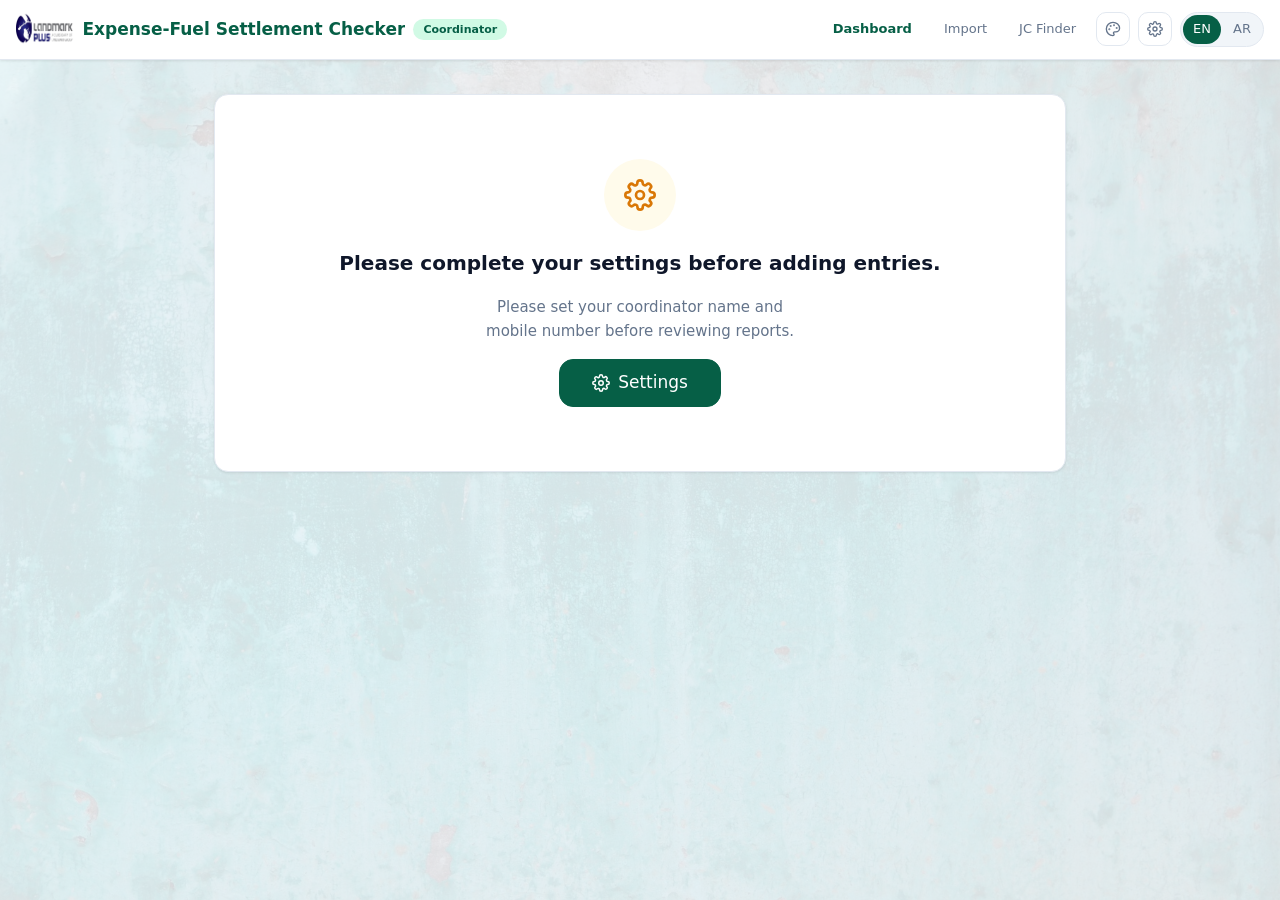
<file: coordinator-app/index.html>
<!DOCTYPE html>
<html lang="en" dir="ltr">
<head>
  <meta charset="UTF-8" />
  <meta name="viewport" content="width=device-width, initial-scale=1.0" />
  <meta name="description" content="Expense-Fuel Settlement Checker — Dashboard" />
  <title>Dashboard — Expense-Fuel Settlement Checker</title>

  <link rel="stylesheet" href="../shared/css/common.css" />
  <link rel="stylesheet" href="css/app.css" />

  <style>
    /* -----------------------------------------------------------------------
       Page-scoped only
    ----------------------------------------------------------------------- */

    /* Welcome row */
    .welcome-row {
      display: flex;
      align-items: flex-start;
      justify-content: space-between;
      gap: var(--sp-3);
      margin-bottom: var(--sp-5);
    }

    .welcome-greeting {
      font-size: var(--text-2xl);
      font-weight: 700;
      color: var(--color-text-primary);
      line-height: 1.2;
    }

    .welcome-greeting-sub {
      font-size: var(--text-lg);
      font-weight: 400;
      color: var(--color-text-secondary);
    }

    .welcome-sub {
      font-size: var(--text-sm);
      color: var(--color-text-secondary);
      margin-top: 4px;
    }

    /* Section heading row */
    .section-heading {
      font-size: var(--text-base);
      font-weight: 600;
      color: var(--color-text-secondary);
      margin-bottom: var(--sp-3);
      display: flex;
      align-items: center;
      justify-content: space-between;
    }

    /* Settings incomplete full-card prompt */
    .settings-required-card {
      display: flex;
      flex-direction: column;
      align-items: center;
      text-align: center;
      gap: var(--sp-4);
      padding: var(--sp-10) var(--sp-6);
    }

    .settings-req-icon {
      width: 72px;
      height: 72px;
      border-radius: 50%;
      background: var(--color-warning-bg);
      color: var(--color-warning);
      display: flex;
      align-items: center;
      justify-content: center;
    }

    .settings-req-title {
      font-size: var(--text-xl);
      font-weight: 700;
      color: var(--color-text-primary);
    }

    .settings-req-desc {
      font-size: var(--text-base);
      color: var(--color-text-secondary);
      max-width: 320px;
      line-height: 1.6;
    }

    /* Import card item — delete button */
    .btn-icon-danger {
      display: inline-flex;
      align-items: center;
      justify-content: center;
      width: 34px;
      height: 34px;
      border-radius: var(--radius-md);
      border: 1px solid var(--color-border);
      background: transparent;
      color: var(--color-text-muted);
      cursor: pointer;
      transition: var(--transition);
      flex-shrink: 0;
    }

    .btn-icon-danger:hover {
      background: var(--color-danger-bg);
      border-color: #fecaca;
      color: var(--color-danger);
    }

    /* Empty state (no imports) */
    .no-imports-card {
      display: flex;
      flex-direction: column;
      align-items: center;
      text-align: center;
      gap: var(--sp-4);
      padding: var(--sp-10) var(--sp-6);
    }

    .no-imports-icon {
      width: 72px;
      height: 72px;
      border-radius: 50%;
      background: var(--color-primary-light);
      color: var(--color-primary);
      display: flex;
      align-items: center;
      justify-content: center;
    }

    .no-imports-title {
      font-size: var(--text-xl);
      font-weight: 700;
      color: var(--color-text-primary);
    }

    .no-imports-desc {
      font-size: var(--text-base);
      color: var(--color-text-secondary);
      max-width: 300px;
      line-height: 1.6;
    }

    /* Tracking badge on import card */
    .tracking-badge {
      display: inline-flex;
      align-items: center;
      padding: 2px 8px;
      background: var(--color-primary-light);
      color: var(--color-primary);
      font-size: var(--text-xs);
      font-weight: 700;
      border-radius: var(--radius-pill);
      direction: ltr;
    }
  </style>
</head>

<body class="coord-page">

  <!-- =======================================================================
       NAVBAR
  ======================================================================== -->
  <nav class="navbar" role="navigation" aria-label="Main navigation">

    <div class="coord-navbar-brand">
      <img src="LMP Big Logo-Photoroom.png" class="coord-navbar-logo" alt="Landmark Plus" />
      <span class="coord-navbar-title">Expense-Fuel Settlement Checker</span>
      <span class="coord-role-chip">Coordinator</span>
    </div>

    <div class="navbar-actions">
      <a href="index.html"    class="coord-nav-link active" aria-current="page" data-i18n="dashboard">Dashboard</a>
      <a href="import.html"   class="coord-nav-link"        data-i18n="import">Import</a>
      <a href="jc-finder.html" class="coord-nav-link">JC Finder</a>

      <a href="settings.html" class="navbar-icon-btn" aria-label="Settings" title="Settings">
        <svg width="16" height="16" viewBox="0 0 24 24" fill="none" stroke="currentColor"
             stroke-width="2" stroke-linecap="round" stroke-linejoin="round" aria-hidden="true">
          <circle cx="12" cy="12" r="3"></circle>
          <path d="M19.4 15a1.65 1.65 0 0 0 .33 1.82l.06.06a2 2 0 0 1-2.83 2.83l-.06-.06a1.65 1.65 0 0 0-1.82-.33 1.65 1.65 0 0 0-1 1.51V21a2 2 0 0 1-4 0v-.09A1.65 1.65 0 0 0 9 19.4a1.65 1.65 0 0 0-1.82.33l-.06.06a2 2 0 0 1-2.83-2.83l.06-.06A1.65 1.65 0 0 0 4.68 15a1.65 1.65 0 0 0-1.51-1H3a2 2 0 0 1 0-4h.09A1.65 1.65 0 0 0 4.6 9a1.65 1.65 0 0 0-.33-1.82l-.06-.06a2 2 0 0 1 2.83-2.83l.06.06A1.65 1.65 0 0 0 9 4.68a1.65 1.65 0 0 0 1-1.51V3a2 2 0 0 1 4 0v.09a1.65 1.65 0 0 0 1 1.51 1.65 1.65 0 0 0 1.82-.33l.06-.06a2 2 0 0 1 2.83 2.83l-.06.06A1.65 1.65 0 0 0 19.4 9a1.65 1.65 0 0 0 1.51 1H21a2 2 0 0 1 0 4h-.09a1.65 1.65 0 0 0-1.51 1z"></path>
        </svg>
      </a>

      <div class="lang-toggle" role="group" aria-label="Language toggle">
        <button id="btnEn" aria-pressed="true">EN</button>
        <button id="btnAr" aria-pressed="false">AR</button>
      </div>
    </div>

  </nav><!-- /navbar -->


  <!-- =======================================================================
       PAGE CONTENT
  ======================================================================== -->
  <main class="container page-content" id="mainContent">


    <!-- =====================================================================
         STATE A — Settings incomplete
    ====================================================================== -->
    <section id="sectionSettingsRequired" class="hidden" aria-live="polite">
      <div class="card">
        <div class="settings-required-card">

          <div class="settings-req-icon" aria-hidden="true">
            <svg width="32" height="32" viewBox="0 0 24 24" fill="none"
                 stroke="currentColor" stroke-width="2"
                 stroke-linecap="round" stroke-linejoin="round">
              <circle cx="12" cy="12" r="3"></circle>
              <path d="M19.4 15a1.65 1.65 0 0 0 .33 1.82l.06.06a2 2 0 0 1-2.83 2.83l-.06-.06a1.65 1.65 0 0 0-1.82-.33 1.65 1.65 0 0 0-1 1.51V21a2 2 0 0 1-4 0v-.09A1.65 1.65 0 0 0 9 19.4a1.65 1.65 0 0 0-1.82.33l-.06.06a2 2 0 0 1-2.83-2.83l.06-.06A1.65 1.65 0 0 0 4.68 15a1.65 1.65 0 0 0-1.51-1H3a2 2 0 0 1 0-4h.09A1.65 1.65 0 0 0 4.6 9a1.65 1.65 0 0 0-.33-1.82l-.06-.06a2 2 0 0 1 2.83-2.83l.06.06A1.65 1.65 0 0 0 9 4.68a1.65 1.65 0 0 0 1-1.51V3a2 2 0 0 1 4 0v.09a1.65 1.65 0 0 0 1 1.51 1.65 1.65 0 0 0 1.82-.33l.06-.06a2 2 0 0 1 2.83 2.83l-.06.06A1.65 1.65 0 0 0 19.4 9a1.65 1.65 0 0 0 1.51 1H21a2 2 0 0 1 0 4h-.09a1.65 1.65 0 0 0-1.51 1z"></path>
            </svg>
          </div>

          <div class="settings-req-title" data-i18n="settingsRequired">Settings Required</div>
          <p class="settings-req-desc">
            Please set your coordinator name and mobile number before reviewing reports.
          </p>
          <a href="settings.html" class="btn btn-primary btn-lg">
            <svg width="18" height="18" viewBox="0 0 24 24" fill="none"
                 stroke="currentColor" stroke-width="2"
                 stroke-linecap="round" stroke-linejoin="round" aria-hidden="true">
              <circle cx="12" cy="12" r="3"></circle>
              <path d="M19.4 15a1.65 1.65 0 0 0 .33 1.82l.06.06a2 2 0 0 1-2.83 2.83l-.06-.06a1.65 1.65 0 0 0-1.82-.33 1.65 1.65 0 0 0-1 1.51V21a2 2 0 0 1-4 0v-.09A1.65 1.65 0 0 0 9 19.4a1.65 1.65 0 0 0-1.82.33l-.06.06a2 2 0 0 1-2.83-2.83l.06-.06A1.65 1.65 0 0 0 4.68 15a1.65 1.65 0 0 0-1.51-1H3a2 2 0 0 1 0-4h.09A1.65 1.65 0 0 0 4.6 9a1.65 1.65 0 0 0-.33-1.82l-.06-.06a2 2 0 0 1 2.83-2.83l.06.06A1.65 1.65 0 0 0 9 4.68a1.65 1.65 0 0 0 1-1.51V3a2 2 0 0 1 4 0v.09a1.65 1.65 0 0 0 1 1.51 1.65 1.65 0 0 0 1.82-.33l.06-.06a2 2 0 0 1 2.83 2.83l-.06.06A1.65 1.65 0 0 0 19.4 9a1.65 1.65 0 0 0 1.51 1H21a2 2 0 0 1 0 4h-.09a1.65 1.65 0 0 0-1.51 1z"></path>
            </svg>
            <span data-i18n="settings">Go to Settings</span>
          </a>

        </div>
      </div>
    </section>


    <!-- =====================================================================
         STATE B — Dashboard (settings complete)
    ====================================================================== -->
    <section id="dashboardContent" class="hidden">

      <!-- Welcome row -->
      <div class="welcome-row">
        <div>
          <div class="welcome-greeting">
            <span class="welcome-greeting-sub" data-i18n="hello">Hello, </span><span id="welcomeName">—</span>
          </div>
          <div class="welcome-sub" id="welcomeSub"></div>
        </div>
        <div class="dashboard-month-chip" id="monthChip" aria-label="Current month">— —</div>
      </div>

      <!-- ----------------------------------------------------------------
           STAT TILES — 3 tiles
      ----------------------------------------------------------------- -->
      <div class="dashboard-grid" style="grid-template-columns:repeat(3,1fr)" role="list" aria-label="Summary statistics">

        <!-- Total Reports -->
        <div class="stat-card" role="listitem">
          <div class="stat-icon" aria-hidden="true">
            <svg width="22" height="22" viewBox="0 0 24 24" fill="none"
                 stroke="currentColor" stroke-width="2"
                 stroke-linecap="round" stroke-linejoin="round">
              <path d="M14 2H6a2 2 0 0 0-2 2v16a2 2 0 0 0 2 2h12a2 2 0 0 0 2-2V8z"></path>
              <polyline points="14 2 14 8 20 8"></polyline>
              <line x1="16" y1="13" x2="8" y2="13"></line>
              <line x1="16" y1="17" x2="8" y2="17"></line>
            </svg>
          </div>
          <div class="stat-content">
            <div class="stat-value ltr-field" id="statTotalReports">0</div>
            <div class="stat-label" data-i18n="totalReports">Total Reports</div>
          </div>
        </div>

        <!-- Pending Review -->
        <div class="stat-card" role="listitem">
          <div class="stat-icon" style="background:var(--color-warning-bg);color:var(--color-warning)" aria-hidden="true">
            <svg width="22" height="22" viewBox="0 0 24 24" fill="none"
                 stroke="currentColor" stroke-width="2"
                 stroke-linecap="round" stroke-linejoin="round">
              <circle cx="12" cy="12" r="10"></circle>
              <polyline points="12 6 12 12 16 14"></polyline>
            </svg>
          </div>
          <div class="stat-content">
            <div class="stat-value ltr-field" style="color:var(--color-warning)" id="statPending">0</div>
            <div class="stat-label" data-i18n="pendingReview">Pending Review</div>
          </div>
        </div>

        <!-- Fully Approved -->
        <div class="stat-card" role="listitem">
          <div class="stat-icon" style="background:var(--color-success-bg);color:var(--color-success)" aria-hidden="true">
            <svg width="22" height="22" viewBox="0 0 24 24" fill="none"
                 stroke="currentColor" stroke-width="2"
                 stroke-linecap="round" stroke-linejoin="round">
              <path d="M22 11.08V12a10 10 0 1 1-5.93-9.14"></path>
              <polyline points="22 4 12 14.01 9 11.01"></polyline>
            </svg>
          </div>
          <div class="stat-content">
            <div class="stat-value ltr-field" style="color:var(--color-success)" id="statApproved">0</div>
            <div class="stat-label" data-i18n="fullyApproved">Fully Approved</div>
          </div>
        </div>

      </div><!-- /dashboard-grid -->


      <!-- ----------------------------------------------------------------
           IMPORTS LIST
      ----------------------------------------------------------------- -->
      <div class="section-heading">
        <span data-i18n="importedReports">Imported Reports</span>
        <a href="import.html" class="btn btn-primary btn-sm">
          <svg width="14" height="14" viewBox="0 0 24 24" fill="none"
               stroke="currentColor" stroke-width="2.5"
               stroke-linecap="round" stroke-linejoin="round" aria-hidden="true">
            <path d="M21 15v4a2 2 0 0 1-2 2H5a2 2 0 0 1-2-2v-4"></path>
            <polyline points="17 8 12 3 7 8"></polyline>
            <line x1="12" y1="3" x2="12" y2="15"></line>
          </svg>
          <span data-i18n="import">Import Report</span>
        </a>
      </div>

      <!-- Populated by inline script -->
      <div id="importListContainer" aria-live="polite"></div>

    </section><!-- /dashboardContent -->

  </main><!-- /main -->


  <!-- Toast container -->
  <div id="toast-container" class="toast-container" aria-live="polite" aria-atomic="false"></div>


  <!-- =======================================================================
       SCRIPTS
  ======================================================================== -->
  <script src="https://cdn.sheetjs.com/xlsx-latest/package/dist/xlsx.full.min.js"></script>
  <script src="../shared/js/translations.js"></script>
  <script src="../shared/js/lists.js"></script>
  <script src="../shared/js/utils.js"></script>
  <script src="../shared/js/validations.js"></script>
  <script src="js/app.js"></script>
  <script src="js/settings.js"></script>
  <script src="../shared/js/sample-data.js"></script>

  <script>
  /* =========================================================================
     Dashboard logic
  ========================================================================= */
  document.addEventListener('DOMContentLoaded', function () {

    var sectionRequired = document.getElementById('sectionSettingsRequired');
    var sectionDash     = document.getElementById('dashboardContent');

    /* ---- Guard: coord_settings must have name ---- */
    var cs = getCoordSettings();
    if (!cs || !cs.name) {
      sectionRequired.classList.remove('hidden');
      sectionDash.classList.add('hidden');
      return;
    }

    sectionRequired.classList.add('hidden');
    sectionDash.classList.remove('hidden');

    /* ---- Welcome ---- */
    var firstName = cs.name.trim().split(/\s+/)[0];
    document.getElementById('welcomeName').textContent = firstName;
    document.getElementById('welcomeSub').textContent  = cs.mobile || '';
    document.getElementById('monthChip').textContent   = getCurrentMonth() + ' ' + getCurrentYear();

    /* ---- Load imports and render ---- */
    _renderDashboard();

    /* Sample data button — appears when no imports exist */
    initSampleDataBtn();
  });


  /* -------------------------------------------------------------------------
     _renderDashboard()
     Collects all imports, computes stats per import, updates tiles, renders list.
  ------------------------------------------------------------------------- */
  function _renderDashboard() {
    var imports  = getAllImports();
    var total    = imports.length;
    var pending  = 0;
    var approved = 0;

    /* Tag each import with review stats */
    var tagged = imports.map(function (imp) {
      var reviewData   = getReviewData(imp.id);
      var allEntries   = (imp.expenses || []).concat(imp.fuel || []);
      var totalCount   = allEntries.length;
      var reviewedCount = 0;
      var approvedCount = 0;

      allEntries.forEach(function (entry) {
        var rd = reviewData[entry.id];
        if (rd && rd.status && rd.status !== 'pending') reviewedCount++;
        if (rd && rd.status === 'approved')             approvedCount++;
      });

      var statusKey;
      if (totalCount === 0 || reviewedCount === 0) {
        statusKey = 'pending';
        pending++;
      } else if (reviewedCount >= totalCount) {
        statusKey = 'approved';
        approved++;
      } else {
        statusKey = 'in-review';
        pending++;
      }

      return {
        data:          imp,
        totalCount:    totalCount,
        reviewedCount: reviewedCount,
        approvedCount: approvedCount,
        statusKey:     statusKey,
      };
    });

    /* ---- Update stat tiles ---- */
    _setText('statTotalReports', String(total));
    _setText('statPending',      String(pending));
    _setText('statApproved',     String(approved));

    /* ---- Render import list ---- */
    var container = document.getElementById('importListContainer');
    if (!container) return;
    container.innerHTML = '';

    if (total === 0) {
      container.appendChild(_buildEmptyState());
      return;
    }

    var list = document.createElement('div');
    list.className = 'import-list';

    tagged.forEach(function (item) {
      list.appendChild(_buildImportCard(item));
    });

    container.appendChild(list);
  }


  /* -------------------------------------------------------------------------
     _buildImportCard(item) → HTMLElement
  ------------------------------------------------------------------------- */
  function _buildImportCard(item) {
    var imp     = item.data;
    var id      = imp.id;
    var member  = imp.teamMember || {};
    var totals  = imp.totals     || {};

    /* ---- Avatar initials ---- */
    var name     = member.name || '—';
    var initials = _buildInitials(name);

    /* ---- Formatted import date ---- */
    var importDate = imp.importedAt
      ? _formatImportDate(new Date(imp.importedAt))
      : '—';

    /* ---- Status badge ---- */
    var statusHTML = _buildStatusBadge(item.statusKey);

    /* ---- Progress pct ---- */
    var pct = item.totalCount > 0
      ? Math.round((item.reviewedCount / item.totalCount) * 100)
      : 0;

    var progressClass = pct >= 100 ? 'complete' : (pct > 0 ? 'partial' : '');

    /* ---- Card element ---- */
    var card = document.createElement('div');
    card.className = 'import-card-item';
    card.dataset.importId = id;

    card.innerHTML =
      /* Header */
      '<div class="import-card-item-header">' +
        '<div class="import-card-avatar" aria-hidden="true">' + _esc(initials) + '</div>' +
        '<div class="import-card-info">' +
          '<div class="import-card-name">' + _esc(name) + '</div>' +
          '<div class="import-card-meta">' +
            '<span class="import-card-date">' + _esc(importDate) + '</span>' +
          '</div>' +
        '</div>' +
        statusHTML +
      '</div>' +

      /* Counts */
      '<div class="import-card-counts">' +
        '<span class="import-count-chip">' +
          '<svg width="13" height="13" viewBox="0 0 24 24" fill="none" stroke="currentColor" stroke-width="2" stroke-linecap="round" stroke-linejoin="round" aria-hidden="true"><path d="M14 2H6a2 2 0 0 0-2 2v16a2 2 0 0 0 2 2h12a2 2 0 0 0 2-2V8z"/><polyline points="14 2 14 8 20 8"/></svg>' +
          _esc(String((imp.expenses || []).length)) + ' expenses' +
          ' &nbsp;·&nbsp; EGP ' + _esc(String(totals.expenseTotal || 0)) +
        '</span>' +
        '<span class="import-count-chip">' +
          '<svg width="13" height="13" viewBox="0 0 24 24" fill="none" stroke="currentColor" stroke-width="2" stroke-linecap="round" stroke-linejoin="round" aria-hidden="true"><path d="M3 22V9a4 4 0 0 1 4-4h10l3 3v14"/><path d="M3 22h18"/><rect x="7" y="14" width="4" height="8"/></svg>' +
          _esc(String((imp.fuel || []).length)) + ' fuel' +
          ' &nbsp;·&nbsp; EGP ' + _esc(String(totals.fuelTotal || 0)) +
        '</span>' +
      '</div>' +

      /* Progress bar */
      '<div class="progress-bar-wrap">' +
        '<div class="progress-bar" role="progressbar" aria-valuenow="' + pct + '" aria-valuemin="0" aria-valuemax="100">' +
          '<div class="progress-bar-fill ' + progressClass + '" style="width:' + pct + '%"></div>' +
        '</div>' +
        '<span class="progress-label">' +
          _esc(String(item.reviewedCount)) + ' / ' + _esc(String(item.totalCount)) + ' reviewed' +
        '</span>' +
      '</div>' +

      /* Action buttons */
      '<div class="import-card-actions">' +
        '<a href="review-expenses.html?importId=' + _esc(id) + '" class="btn btn-secondary btn-sm">' +
          '<svg width="14" height="14" viewBox="0 0 24 24" fill="none" stroke="currentColor" stroke-width="2" stroke-linecap="round" stroke-linejoin="round" aria-hidden="true"><path d="M14 2H6a2 2 0 0 0-2 2v16a2 2 0 0 0 2 2h12a2 2 0 0 0 2-2V8z"/><polyline points="14 2 14 8 20 8"/><line x1="16" y1="13" x2="8" y2="13"/><line x1="16" y1="17" x2="8" y2="17"/></svg>' +
          '<span data-i18n="reviewExpenses">Review Expenses</span>' +
        '</a>' +
        '<a href="review-fuel.html?importId=' + _esc(id) + '" class="btn btn-secondary btn-sm">' +
          '<svg width="14" height="14" viewBox="0 0 24 24" fill="none" stroke="currentColor" stroke-width="2" stroke-linecap="round" stroke-linejoin="round" aria-hidden="true"><path d="M3 22V9a4 4 0 0 1 4-4h10l3 3v14"/><path d="M3 22h18"/><rect x="7" y="14" width="4" height="8"/></svg>' +
          '<span data-i18n="reviewFuel">Review Fuel</span>' +
        '</a>' +
        '<a href="export.html?importId=' + _esc(id) + '" class="btn btn-primary btn-sm">' +
          '<svg width="14" height="14" viewBox="0 0 24 24" fill="none" stroke="currentColor" stroke-width="2" stroke-linecap="round" stroke-linejoin="round" aria-hidden="true"><path d="M21 15v4a2 2 0 0 1-2 2H5a2 2 0 0 1-2-2v-4"/><polyline points="7 10 12 15 17 10"/><line x1="12" y1="15" x2="12" y2="3"/></svg>' +
          '<span data-i18n="exportFinal">Export Final</span>' +
        '</a>' +
        '<button type="button" class="btn-icon-danger" data-delete-id="' + _esc(id) + '" aria-label="Delete report">' +
          '<svg width="15" height="15" viewBox="0 0 24 24" fill="none" stroke="currentColor" stroke-width="2" stroke-linecap="round" stroke-linejoin="round" aria-hidden="true"><polyline points="3 6 5 6 21 6"/><path d="M19 6l-1 14H6L5 6"/><path d="M10 11v6"/><path d="M14 11v6"/><path d="M9 6V4h6v2"/></svg>' +
        '</button>' +
      '</div>';

    /* ---- Wire delete button ---- */
    var deleteBtn = card.querySelector('[data-delete-id]');
    if (deleteBtn) {
      deleteBtn.addEventListener('click', function () {
        _confirmDelete(id, name);
      });
    }

    return card;
  }


  /* -------------------------------------------------------------------------
     _buildEmptyState() → HTMLElement
  ------------------------------------------------------------------------- */
  function _buildEmptyState() {
    var card = document.createElement('div');
    card.className = 'card';
    card.innerHTML =
      '<div class="no-imports-card">' +
        '<div class="no-imports-icon" aria-hidden="true">' +
          '<svg width="32" height="32" viewBox="0 0 24 24" fill="none" stroke="currentColor" stroke-width="1.8" stroke-linecap="round" stroke-linejoin="round">' +
            '<polyline points="16 16 12 12 8 16"/>' +
            '<line x1="12" y1="12" x2="12" y2="21"/>' +
            '<path d="M20.39 18.39A5 5 0 0 0 18 9h-1.26A8 8 0 1 0 3 16.3"/>' +
          '</svg>' +
        '</div>' +
        '<div class="no-imports-title" data-i18n="noReports">No Reports Yet</div>' +
        '<p class="no-imports-desc">Import a field team report to start reviewing expenses and fuel entries.</p>' +
        '<a href="import.html" class="btn btn-primary btn-lg">' +
          '<svg width="18" height="18" viewBox="0 0 24 24" fill="none" stroke="currentColor" stroke-width="2" stroke-linecap="round" stroke-linejoin="round" aria-hidden="true">' +
            '<path d="M21 15v4a2 2 0 0 1-2 2H5a2 2 0 0 1-2-2v-4"/>' +
            '<polyline points="17 8 12 3 7 8"/>' +
            '<line x1="12" y1="3" x2="12" y2="15"/>' +
          '</svg>' +
          '<span data-i18n="import">Import a Report</span>' +
        '</a>' +
      '</div>';
    return card;
  }


  /* -------------------------------------------------------------------------
     _buildStatusBadge(statusKey) → HTML string
  ------------------------------------------------------------------------- */
  function _buildStatusBadge(statusKey) {
    if (statusKey === 'approved') {
      return '<span class="badge badge-approved" data-i18n="fullyApproved">Fully Approved</span>';
    }
    if (statusKey === 'in-review') {
      return '<span class="badge badge-primary">In Review</span>';
    }
    return '<span class="badge badge-pending" data-i18n="pending">Pending</span>';
  }


  /* -------------------------------------------------------------------------
     _confirmDelete(importId, memberName)
  ------------------------------------------------------------------------- */
  function _confirmDelete(importId, memberName) {
    var lang  = localStorage.getItem('lang') || DEFAULT_LANG;
    var isRtl = lang === 'ar';

    /* Remove any stale modal */
    var stale = document.getElementById('_deleteModal');
    if (stale) stale.remove();

    /* Inject keyframe once */
    if (!document.getElementById('_modalKeyframe')) {
      var kf = document.createElement('style');
      kf.id = '_modalKeyframe';
      kf.textContent = '@keyframes _modalIn{from{opacity:0;transform:scale(.96)}to{opacity:1;transform:scale(1)}}';
      document.head.appendChild(kf);
    }

    var overlay = document.createElement('div');
    overlay.id = '_deleteModal';
    overlay.setAttribute('role', 'dialog');
    overlay.setAttribute('aria-modal', 'true');
    overlay.setAttribute('aria-labelledby', '_deleteModalTitle');
    overlay.style.cssText = 'position:fixed;inset:0;z-index:9500;background:rgba(15,23,42,0.55);display:flex;align-items:center;justify-content:center;padding:16px;animation:_modalIn 150ms ease';

    var card = document.createElement('div');
    card.style.cssText = [
      'background:#fff',
      'border-radius:14px',
      'box-shadow:0 10px 30px rgba(0,0,0,0.15),0 4px 8px rgba(0,0,0,0.06)',
      'padding:24px',
      'max-width:380px',
      'width:100%',
      'display:flex',
      'flex-direction:column',
      'gap:16px',
      isRtl ? 'direction:rtl;text-align:right' : 'direction:ltr',
    ].join(';');

    var iconWrap = document.createElement('div');
    iconWrap.style.cssText = 'width:44px;height:44px;border-radius:50%;background:#fef2f2;color:#dc2626;display:flex;align-items:center;justify-content:center;flex-shrink:0';
    iconWrap.innerHTML = '<svg width="22" height="22" viewBox="0 0 24 24" fill="none" stroke="currentColor" stroke-width="2" stroke-linecap="round" stroke-linejoin="round" aria-hidden="true"><polyline points="3 6 5 6 21 6"/><path d="M19 6l-1 14H6L5 6"/><path d="M10 11v6"/><path d="M14 11v6"/><path d="M9 6V4h6v2"/></svg>';

    var h = document.createElement('h3');
    h.id = '_deleteModalTitle';
    h.style.cssText = 'font-size:17px;font-weight:700;color:#0f172a;margin:0;line-height:1.3';
    h.textContent = 'Delete Report?';

    var p = document.createElement('p');
    p.style.cssText = 'font-size:14px;color:#64748b;margin:0;line-height:1.6';
    p.textContent = 'Remove the report from ' + memberName + '? All review data for this import will also be deleted. This cannot be undone.';

    var actions = document.createElement('div');
    actions.style.cssText = 'display:flex;gap:10px;justify-content:flex-end;margin-top:4px';

    var btnCancel = document.createElement('button');
    btnCancel.className = 'btn btn-secondary';
    btnCancel.textContent = 'Cancel';
    btnCancel.onclick = function () { overlay.remove(); };

    var btnConfirm = document.createElement('button');
    btnConfirm.className = 'btn btn-danger';
    btnConfirm.textContent = 'Delete';
    btnConfirm.onclick = function () {
      overlay.remove();
      /* Remove import + review data */
      localStorage.removeItem('imported_' + importId);
      localStorage.removeItem('review_'   + importId);
      showToast('Report deleted', 'success');
      _renderDashboard();
    };

    actions.append(btnCancel, btnConfirm);
    card.append(iconWrap, h, p, actions);
    overlay.appendChild(card);
    document.body.appendChild(overlay);

    overlay.addEventListener('click', function (e) {
      if (e.target === overlay) overlay.remove();
    });

    function onKeydown(e) {
      if (e.key === 'Escape') { overlay.remove(); document.removeEventListener('keydown', onKeydown); }
    }
    document.addEventListener('keydown', onKeydown);

    setTimeout(function () { btnCancel.focus(); }, 50);
  }


  /* -------------------------------------------------------------------------
     Helpers
  ------------------------------------------------------------------------- */

  function _setText(id, text) {
    var el = document.getElementById(id);
    if (el) el.textContent = text;
  }

  function _esc(str) {
    return String(str)
      .replace(/&/g, '&amp;').replace(/</g, '&lt;')
      .replace(/>/g, '&gt;').replace(/"/g, '&quot;');
  }

  function _buildInitials(name) {
    if (!name) return '--';
    var words = name.trim().split(/\s+/);
    if (words.length === 1) return words[0].charAt(0).toUpperCase();
    return (words[0].charAt(0) + words[1].charAt(0)).toUpperCase();
  }

  function _formatImportDate(date) {
    var months = ['Jan','Feb','Mar','Apr','May','Jun','Jul','Aug','Sep','Oct','Nov','Dec'];
    return date.getDate() + ' ' + months[date.getMonth()] + ' ' + date.getFullYear();
  }

  </script>

</body>
</html>
</file>
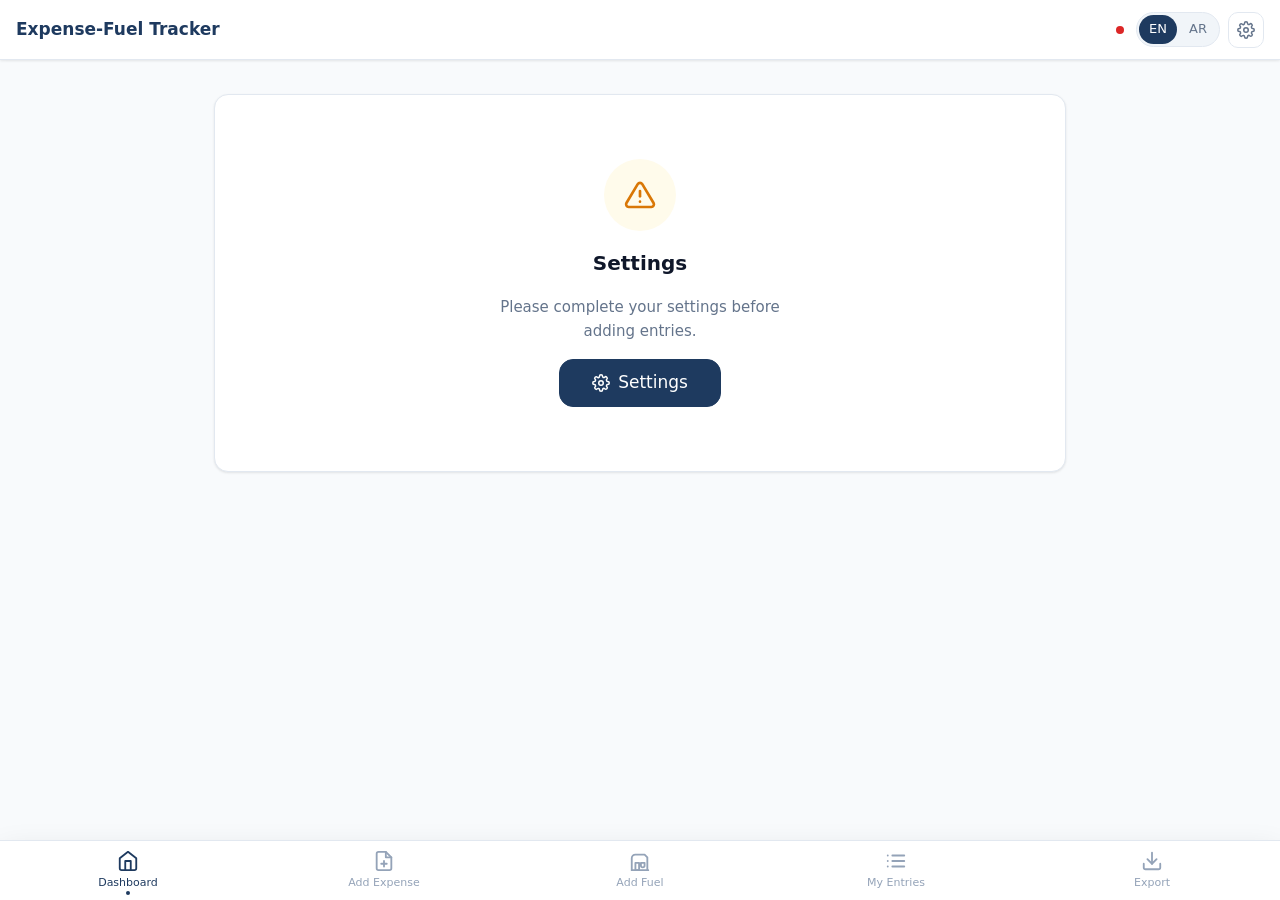
<file: field-app/index.html>
<!DOCTYPE html>
<html lang="en" dir="ltr">
<head>
  <meta charset="UTF-8" />
  <meta name="viewport" content="width=device-width, initial-scale=1.0" />
  <meta name="description" content="Expense-Fuel Tracker — Dashboard" />
  <title>Dashboard — Expense-Fuel Tracker</title>

  <link rel="stylesheet" href="../shared/css/common.css" />
  <link rel="stylesheet" href="css/app.css" />

  <style>
    /* Page-scoped only */
    .section-heading {
      font-size: var(--text-base);
      font-weight: 600;
      color: var(--color-text-secondary);
      margin-bottom: var(--sp-3);
      display: flex;
      align-items: center;
      justify-content: space-between;
    }

    .welcome-row {
      display: flex;
      align-items: center;
      justify-content: space-between;
      gap: var(--sp-3);
      margin-bottom: var(--sp-5);
    }

    .welcome-greeting {
      font-size: var(--text-2xl);
      font-weight: 700;
      color: var(--color-text-primary);
      line-height: 1.2;
    }

    .welcome-sub {
      font-size: var(--text-sm);
      color: var(--color-text-secondary);
      margin-top: 4px;
    }

    /* Settings-required full card */
    .settings-required-card {
      display: flex;
      flex-direction: column;
      align-items: center;
      text-align: center;
      gap: var(--sp-4);
      padding: var(--sp-10) var(--sp-6);
    }

    .settings-req-icon {
      width: 72px;
      height: 72px;
      border-radius: 50%;
      background: var(--color-warning-bg);
      color: var(--color-warning);
      display: flex;
      align-items: center;
      justify-content: center;
    }

    .settings-req-title {
      font-size: var(--text-xl);
      font-weight: 700;
      color: var(--color-text-primary);
    }

    .settings-req-desc {
      font-size: var(--text-base);
      color: var(--color-text-secondary);
      max-width: 320px;
      line-height: 1.6;
    }
  </style>
</head>

<body class="field-page">

  <!-- =======================================================================
       NAVBAR
  ======================================================================== -->
  <nav class="navbar" role="navigation" aria-label="Main navigation">

    <div class="field-navbar-brand">
      <span class="field-navbar-title" data-i18n="fieldAppTitle">ExpenseFuel</span>
      <span class="tracking-chip hidden" id="trackingChip" aria-label="Tracking number"></span>
      <span class="settings-complete-indicator"
            id="settingsIndicator"
            aria-label="Settings status"></span>
    </div>

    <div class="navbar-actions">
      <div class="lang-toggle" role="group" aria-label="Language toggle">
        <button id="btnEn" aria-pressed="true">EN</button>
        <button id="btnAr" aria-pressed="false">AR</button>
      </div>
      <a href="settings.html" class="navbar-icon-btn" aria-label="Settings">
        <svg width="18" height="18" viewBox="0 0 24 24" fill="none"
             stroke="currentColor" stroke-width="2"
             stroke-linecap="round" stroke-linejoin="round" aria-hidden="true">
          <circle cx="12" cy="12" r="3"></circle>
          <path d="M19.4 15a1.65 1.65 0 0 0 .33 1.82l.06.06a2 2 0 0 1-2.83 2.83l-.06-.06a1.65 1.65 0 0 0-1.82-.33 1.65 1.65 0 0 0-1 1.51V21a2 2 0 0 1-4 0v-.09A1.65 1.65 0 0 0 9 19.4a1.65 1.65 0 0 0-1.82.33l-.06.06a2 2 0 0 1-2.83-2.83l.06-.06A1.65 1.65 0 0 0 4.68 15a1.65 1.65 0 0 0-1.51-1H3a2 2 0 0 1 0-4h.09A1.65 1.65 0 0 0 4.6 9a1.65 1.65 0 0 0-.33-1.82l-.06-.06a2 2 0 0 1 2.83-2.83l.06.06A1.65 1.65 0 0 0 9 4.68a1.65 1.65 0 0 0 1-1.51V3a2 2 0 0 1 4 0v.09a1.65 1.65 0 0 0 1 1.51 1.65 1.65 0 0 0 1.82-.33l.06-.06a2 2 0 0 1 2.83 2.83l-.06.06A1.65 1.65 0 0 0 19.4 9a1.65 1.65 0 0 0 1.51 1H21a2 2 0 0 1 0 4h-.09a1.65 1.65 0 0 0-1.51 1z"></path>
        </svg>
      </a>
    </div>

  </nav><!-- /navbar -->


  <!-- =======================================================================
       PAGE CONTENT
  ======================================================================== -->
  <main class="container page-content" id="mainContent">

    <!-- =====================================================================
         STATE A — Settings incomplete (full-page prompt)
         app.js also shows .warning-banner but dashboard uses this card instead.
    ====================================================================== -->
    <section id="sectionSettingsRequired" class="hidden" aria-live="polite">
      <div class="card">
        <div class="settings-required-card">

          <div class="settings-req-icon" aria-hidden="true">
            <svg width="32" height="32" viewBox="0 0 24 24" fill="none"
                 stroke="currentColor" stroke-width="2"
                 stroke-linecap="round" stroke-linejoin="round">
              <path d="M10.29 3.86L1.82 18a2 2 0 0 0 1.71 3h16.94a2 2 0 0 0 1.71-3L13.71 3.86a2 2 0 0 0-3.42 0z"></path>
              <line x1="12" y1="9" x2="12" y2="13"></line>
              <line x1="12" y1="17" x2="12.01" y2="17"></line>
            </svg>
          </div>

          <div class="settings-req-title" data-i18n="settings">Settings Required</div>

          <p class="settings-req-desc" data-i18n="settingsRequired">
            Please complete your settings before adding entries.
          </p>

          <a href="settings.html" class="btn btn-primary btn-lg">
            <svg width="18" height="18" viewBox="0 0 24 24" fill="none"
                 stroke="currentColor" stroke-width="2"
                 stroke-linecap="round" stroke-linejoin="round" aria-hidden="true">
              <circle cx="12" cy="12" r="3"></circle>
              <path d="M19.4 15a1.65 1.65 0 0 0 .33 1.82l.06.06a2 2 0 0 1-2.83 2.83l-.06-.06a1.65 1.65 0 0 0-1.82-.33 1.65 1.65 0 0 0-1 1.51V21a2 2 0 0 1-4 0v-.09A1.65 1.65 0 0 0 9 19.4a1.65 1.65 0 0 0-1.82.33l-.06.06a2 2 0 0 1-2.83-2.83l.06-.06A1.65 1.65 0 0 0 4.68 15a1.65 1.65 0 0 0-1.51-1H3a2 2 0 0 1 0-4h.09A1.65 1.65 0 0 0 4.6 9a1.65 1.65 0 0 0-.33-1.82l-.06-.06a2 2 0 0 1 2.83-2.83l.06.06A1.65 1.65 0 0 0 9 4.68a1.65 1.65 0 0 0 1-1.51V3a2 2 0 0 1 4 0v.09a1.65 1.65 0 0 0 1 1.51 1.65 1.65 0 0 0 1.82-.33l.06-.06a2 2 0 0 1 2.83 2.83l-.06.06A1.65 1.65 0 0 0 19.4 9a1.65 1.65 0 0 0 1.51 1H21a2 2 0 0 1 0 4h-.09a1.65 1.65 0 0 0-1.51 1z"></path>
            </svg>
            <span data-i18n="settings">Go to Settings</span>
          </a>

        </div>
      </div>
    </section>


    <!-- =====================================================================
         STATE B — Dashboard (settings complete)
    ====================================================================== -->
    <section id="dashboardContent" class="hidden">

      <!-- Welcome row -->
      <div class="welcome-row">
        <div>
          <div class="welcome-greeting">
            <span data-i18n="hello" style="font-weight:400;font-size:var(--text-lg);color:var(--color-text-secondary)">Hello,</span>
            <span id="welcomeName"> —</span>
          </div>
        </div>
        <div class="dashboard-month-chip" id="monthChip" aria-label="Current month">— —</div>
      </div>

      <!-- ------------------------------------------------------------------
           SUMMARY CARD — navy, mirrors the export summary view
      ------------------------------------------------------------------- -->
      <div class="export-summary-card" style="margin-bottom:var(--sp-5)">

        <div class="stat-grid">

          <div class="stat-card" style="background:rgba(255,255,255,0.12);border:none;box-shadow:none">
            <div class="stat-icon" style="background:rgba(255,255,255,0.2);color:#fff">
              <svg width="20" height="20" viewBox="0 0 24 24" fill="none"
                   stroke="currentColor" stroke-width="2"
                   stroke-linecap="round" stroke-linejoin="round" aria-hidden="true">
                <path d="M14 2H6a2 2 0 0 0-2 2v16a2 2 0 0 0 2 2h12a2 2 0 0 0 2-2V8z"></path>
                <polyline points="14 2 14 8 20 8"></polyline>
              </svg>
            </div>
            <div class="stat-content">
              <div class="stat-value ltr-field" id="statExpenseCount"
                   style="color:#fff;font-size:var(--text-2xl)">0</div>
              <div class="stat-label" style="color:rgba(255,255,255,0.75)"
                   data-i18n="expenseEntries">Expense Entries</div>
            </div>
          </div>

          <div class="stat-card" style="background:rgba(255,255,255,0.12);border:none;box-shadow:none">
            <div class="stat-icon" style="background:rgba(255,255,255,0.2);color:#fff">
              <svg width="20" height="20" viewBox="0 0 24 24" fill="none"
                   stroke="currentColor" stroke-width="2"
                   stroke-linecap="round" stroke-linejoin="round" aria-hidden="true">
                <line x1="12" y1="1" x2="12" y2="23"></line>
                <path d="M17 5H9.5a3.5 3.5 0 0 0 0 7h5a3.5 3.5 0 0 1 0 7H6"></path>
              </svg>
            </div>
            <div class="stat-content">
              <div class="stat-value ltr-field" id="statExpenseTotal"
                   style="color:#fff;font-size:var(--text-xl)">—</div>
              <div class="stat-label" style="color:rgba(255,255,255,0.75)"
                   data-i18n="totalExpenses">Total Expenses</div>
            </div>
          </div>

          <div class="stat-card" style="background:rgba(255,255,255,0.12);border:none;box-shadow:none">
            <div class="stat-icon" style="background:rgba(255,255,255,0.2);color:#fff">
              <svg width="20" height="20" viewBox="0 0 24 24" fill="none"
                   stroke="currentColor" stroke-width="2"
                   stroke-linecap="round" stroke-linejoin="round" aria-hidden="true">
                <path d="M3 22V9a4 4 0 0 1 4-4h10l3 3v14"></path>
                <path d="M3 22h18"></path>
                <rect x="7" y="14" width="4" height="8"></rect>
                <path d="M13 14h4v3a2 2 0 0 1-2 2h0a2 2 0 0 1-2-2v-3z"></path>
              </svg>
            </div>
            <div class="stat-content">
              <div class="stat-value ltr-field" id="statFuelCount"
                   style="color:#fff;font-size:var(--text-2xl)">0</div>
              <div class="stat-label" style="color:rgba(255,255,255,0.75)"
                   data-i18n="fuelEntries">Fuel Entries</div>
            </div>
          </div>

          <div class="stat-card" style="background:rgba(255,255,255,0.12);border:none;box-shadow:none">
            <div class="stat-icon" style="background:rgba(255,255,255,0.2);color:#fff">
              <svg width="20" height="20" viewBox="0 0 24 24" fill="none"
                   stroke="currentColor" stroke-width="2"
                   stroke-linecap="round" stroke-linejoin="round" aria-hidden="true">
                <rect x="1" y="3" width="15" height="13"></rect>
                <polygon points="16 8 20 8 23 11 23 16 16 16 16 8"></polygon>
                <circle cx="5.5" cy="18.5" r="2.5"></circle>
                <circle cx="18.5" cy="18.5" r="2.5"></circle>
              </svg>
            </div>
            <div class="stat-content">
              <div class="stat-value ltr-field" id="statFuelTotal"
                   style="color:#fff;font-size:var(--text-xl)">—</div>
              <div class="stat-label" style="color:rgba(255,255,255,0.75)"
                   data-i18n="totalFuel">Total Fuel</div>
            </div>
          </div>

        </div><!-- /stat-grid -->

        <div style="margin-top:var(--sp-4);display:flex;flex-direction:column;gap:var(--sp-2)">

          <div class="export-row" style="border-bottom:1px solid rgba(255,255,255,0.15);padding-bottom:var(--sp-2)">
            <span class="export-row-label" style="color:rgba(255,255,255,0.7)" data-i18n="kartaTotal">Karta Total</span>
            <span class="export-row-value ltr-field" id="statKartaTotal" style="color:#fff">—</span>
          </div>

          <div class="export-row" style="border-bottom:1px solid rgba(255,255,255,0.15);padding-bottom:var(--sp-2)">
            <span class="export-row-label" style="color:rgba(255,255,255,0.7)" data-i18n="dateRange">Date Range</span>
            <span class="export-row-value ltr-field" id="statDateRange" style="color:#fff;font-size:var(--text-sm)">—</span>
          </div>

          <div class="export-row" style="padding-bottom:0;border:none">
            <span class="export-row-label" style="color:rgba(255,255,255,0.9);font-weight:700" data-i18n="grandTotal">Grand Total</span>
            <span class="export-row-value ltr-field" id="statGrandTotal"
                  style="color:#fff;font-size:var(--text-lg);font-weight:700">—</span>
          </div>

        </div>

      </div><!-- /export-summary-card -->


      <!-- ------------------------------------------------------------------
           QUICK ACTIONS
      ------------------------------------------------------------------- -->
      <div class="section-heading">
        <span data-i18n="quickActions">Quick Actions</span>
      </div>

      <div class="quick-actions mb-5" role="list">

        <a href="add-expense.html" class="quick-action-btn" role="listitem">
          <div class="quick-action-icon" aria-hidden="true">
            <svg width="20" height="20" viewBox="0 0 24 24" fill="none"
                 stroke="currentColor" stroke-width="2"
                 stroke-linecap="round" stroke-linejoin="round">
              <path d="M14 2H6a2 2 0 0 0-2 2v16a2 2 0 0 0 2 2h12a2 2 0 0 0 2-2V8z"></path>
              <polyline points="14 2 14 8 20 8"></polyline>
              <line x1="12" y1="18" x2="12" y2="12"></line>
              <line x1="9" y1="15" x2="15" y2="15"></line>
            </svg>
          </div>
          <span class="quick-action-label" data-i18n="addExpense">Add Expense</span>
        </a>

        <a href="add-fuel.html" class="quick-action-btn" role="listitem">
          <div class="quick-action-icon" aria-hidden="true">
            <svg width="20" height="20" viewBox="0 0 24 24" fill="none"
                 stroke="currentColor" stroke-width="2"
                 stroke-linecap="round" stroke-linejoin="round">
              <path d="M3 22V9a4 4 0 0 1 4-4h10l3 3v14"></path>
              <path d="M3 22h18"></path>
              <rect x="7" y="14" width="4" height="8"></rect>
              <path d="M13 14h4v3a2 2 0 0 1-2 2h0a2 2 0 0 1-2-2v-3z"></path>
            </svg>
          </div>
          <span class="quick-action-label" data-i18n="addFuel">Add Fuel</span>
        </a>

        <a href="my-entries.html" class="quick-action-btn" role="listitem">
          <div class="quick-action-icon" aria-hidden="true">
            <svg width="20" height="20" viewBox="0 0 24 24" fill="none"
                 stroke="currentColor" stroke-width="2"
                 stroke-linecap="round" stroke-linejoin="round">
              <line x1="8" y1="6" x2="21" y2="6"></line>
              <line x1="8" y1="12" x2="21" y2="12"></line>
              <line x1="8" y1="18" x2="21" y2="18"></line>
              <line x1="3" y1="6"  x2="3.01" y2="6"></line>
              <line x1="3" y1="12" x2="3.01" y2="12"></line>
              <line x1="3" y1="18" x2="3.01" y2="18"></line>
            </svg>
          </div>
          <span class="quick-action-label" data-i18n="myEntries">My Entries</span>
        </a>

        <a href="export.html" class="quick-action-btn" role="listitem">
          <div class="quick-action-icon" aria-hidden="true">
            <svg width="20" height="20" viewBox="0 0 24 24" fill="none"
                 stroke="currentColor" stroke-width="2"
                 stroke-linecap="round" stroke-linejoin="round">
              <path d="M21 15v4a2 2 0 0 1-2 2H5a2 2 0 0 1-2-2v-4"></path>
              <polyline points="7 10 12 15 17 10"></polyline>
              <line x1="12" y1="15" x2="12" y2="3"></line>
            </svg>
          </div>
          <span class="quick-action-label" data-i18n="export">Export</span>
        </a>

      </div><!-- /quick-actions -->


      <!-- ------------------------------------------------------------------
           RECENT ENTRIES
      ------------------------------------------------------------------- -->
      <div class="section-heading">
        <span data-i18n="recentEntries">Recent Entries</span>
        <a href="my-entries.html" class="btn btn-ghost btn-sm" style="font-size:var(--text-xs)">
          <span data-i18n="myEntries">View All</span>
          <svg width="14" height="14" viewBox="0 0 24 24" fill="none"
               stroke="currentColor" stroke-width="2.5"
               stroke-linecap="round" stroke-linejoin="round" aria-hidden="true"
               class="icon-directional">
            <polyline points="9 18 15 12 9 6"></polyline>
          </svg>
        </a>
      </div>

      <!-- Populated by dashboard JS -->
      <div class="recent-list-card" id="recentListContainer" aria-live="polite">
        <div class="recent-list" id="recentList"></div>
      </div>

      <!-- Empty state — hidden while there are entries -->
      <div class="card hidden" id="emptyStateEntries">
        <div class="empty-state">
          <div class="empty-state-icon" aria-hidden="true">
            <svg width="28" height="28" viewBox="0 0 24 24" fill="none"
                 stroke="currentColor" stroke-width="1.5"
                 stroke-linecap="round" stroke-linejoin="round">
              <path d="M14 2H6a2 2 0 0 0-2 2v16a2 2 0 0 0 2 2h12a2 2 0 0 0 2-2V8z"></path>
              <polyline points="14 2 14 8 20 8"></polyline>
              <line x1="16" y1="13" x2="8" y2="13"></line>
              <line x1="16" y1="17" x2="8" y2="17"></line>
            </svg>
          </div>
          <div class="empty-state-title" data-i18n="noEntries">No entries yet.</div>
          <div class="empty-state-desc">
            Add your first expense or fuel entry to see your summary here.
          </div>
          <div class="flex gap-2">
            <a href="add-expense.html" class="btn btn-primary btn-sm">
              <span data-i18n="addExpense">+ Add Expense</span>
            </a>
            <a href="add-fuel.html" class="btn btn-secondary btn-sm">
              <span data-i18n="addFuel">+ Add Fuel</span>
            </a>
          </div>
        </div>
      </div>

    </section><!-- /dashboardContent -->

  </main><!-- /main -->


  <!-- =======================================================================
       BOTTOM NAVIGATION — Dashboard tab active
  ======================================================================== -->
  <nav class="bottom-nav" role="navigation" aria-label="App navigation">

    <a href="index.html" class="bottom-nav-item active" aria-current="page" aria-label="Dashboard">
      <svg width="22" height="22" viewBox="0 0 24 24" fill="none"
           stroke="currentColor" stroke-width="2"
           stroke-linecap="round" stroke-linejoin="round" aria-hidden="true">
        <path d="M3 9l9-7 9 7v11a2 2 0 0 1-2 2H5a2 2 0 0 1-2-2z"></path>
        <polyline points="9 22 9 12 15 12 15 22"></polyline>
      </svg>
      <span data-i18n="dashboard">Dashboard</span>
    </a>

    <a href="add-expense.html" class="bottom-nav-item" aria-label="Add Expense">
      <svg width="22" height="22" viewBox="0 0 24 24" fill="none"
           stroke="currentColor" stroke-width="2"
           stroke-linecap="round" stroke-linejoin="round" aria-hidden="true">
        <path d="M14 2H6a2 2 0 0 0-2 2v16a2 2 0 0 0 2 2h12a2 2 0 0 0 2-2V8z"></path>
        <polyline points="14 2 14 8 20 8"></polyline>
        <line x1="12" y1="18" x2="12" y2="12"></line>
        <line x1="9" y1="15" x2="15" y2="15"></line>
      </svg>
      <span data-i18n="addExpense">Add Expense</span>
    </a>

    <a href="add-fuel.html" class="bottom-nav-item" aria-label="Add Fuel">
      <svg width="22" height="22" viewBox="0 0 24 24" fill="none"
           stroke="currentColor" stroke-width="2"
           stroke-linecap="round" stroke-linejoin="round" aria-hidden="true">
        <path d="M3 22V9a4 4 0 0 1 4-4h10l3 3v14"></path>
        <path d="M3 22h18"></path>
        <rect x="7" y="14" width="4" height="8"></rect>
        <path d="M13 14h4v3a2 2 0 0 1-2 2h0a2 2 0 0 1-2-2v-3z"></path>
      </svg>
      <span data-i18n="addFuel">Add Fuel</span>
    </a>

    <a href="my-entries.html" class="bottom-nav-item" aria-label="My Entries">
      <svg width="22" height="22" viewBox="0 0 24 24" fill="none"
           stroke="currentColor" stroke-width="2"
           stroke-linecap="round" stroke-linejoin="round" aria-hidden="true">
        <line x1="8" y1="6"  x2="21" y2="6"></line>
        <line x1="8" y1="12" x2="21" y2="12"></line>
        <line x1="8" y1="18" x2="21" y2="18"></line>
        <line x1="3" y1="6"  x2="3.01" y2="6"></line>
        <line x1="3" y1="12" x2="3.01" y2="12"></line>
        <line x1="3" y1="18" x2="3.01" y2="18"></line>
      </svg>
      <span data-i18n="myEntries">My Entries</span>
    </a>

    <a href="export.html" class="bottom-nav-item" aria-label="Export">
      <svg width="22" height="22" viewBox="0 0 24 24" fill="none"
           stroke="currentColor" stroke-width="2"
           stroke-linecap="round" stroke-linejoin="round" aria-hidden="true">
        <path d="M21 15v4a2 2 0 0 1-2 2H5a2 2 0 0 1-2-2v-4"></path>
        <polyline points="7 10 12 15 17 10"></polyline>
        <line x1="12" y1="15" x2="12" y2="3"></line>
      </svg>
      <span data-i18n="export">Export</span>
    </a>

  </nav><!-- /bottom-nav -->


  <!-- Toast container -->
  <div id="toast-container" class="toast-container" aria-live="polite" aria-atomic="false"></div>


  <!-- =======================================================================
       SCRIPTS
       Load order: translations → lists → utils → validations → app → data access → dashboard
  ======================================================================== -->
  <script src="https://cdn.sheetjs.com/xlsx-latest/package/dist/xlsx.full.min.js"></script>
  <script src="../shared/js/translations.js"></script>
  <script src="../shared/js/lists.js"></script>
  <script src="../shared/js/utils.js"></script>
  <script src="../shared/js/validations.js"></script>
  <script src="js/app.js"></script>
  <script src="js/expenses.js"></script>
  <script src="js/fuel.js"></script>
  <script src="../shared/js/sample-data.js"></script>

  <!-- Dashboard logic — runs after all globals are available -->
  <script>
  document.addEventListener('DOMContentLoaded', function () {

    const sectionRequired = document.getElementById('sectionSettingsRequired');
    const sectionDash     = document.getElementById('dashboardContent');

    /* ---- Guard: settings must be complete ---- */
    if (!isSettingsComplete()) {
      sectionRequired.classList.remove('hidden');
      sectionDash.classList.add('hidden');
      return;
    }

    sectionRequired.classList.add('hidden');
    sectionDash.classList.remove('hidden');

    const settings = getSettings();

    /* ---- Welcome row ---- */
    const firstName = settings.name.trim().split(/\s+/)[0];
    document.getElementById('welcomeName').textContent = ' ' + firstName;

    const chip = document.getElementById('trackingChip');
    chip.textContent = 'T-' + settings.trackingNumber;
    chip.classList.remove('hidden');

    const monthChip = document.getElementById('monthChip');
    monthChip.textContent = getCurrentMonth() + ' ' + getCurrentYear();

    /* ---- Load data ---- */
    const expenses = (typeof getExpenses === 'function')
      ? getExpenses()
      : loadFromStorage('expenses', []);

    const fuel = (typeof getFuelEntries === 'function')
      ? getFuelEntries()
      : loadFromStorage('fuel', []);

    /* ---- Stats ---- */
    const expenseTotal = expenses.reduce(
      function (sum, e) { return sum + (parseFloat(e.amount)      || 0); }, 0);
    const newFuelTotal = fuel.reduce(
      function (sum, e) { return sum + (parseFloat(e.fuelAmount)  || 0); }, 0);
    const kartaTotal   = fuel.reduce(
      function (sum, e) { return sum + (parseFloat(e.kartaAmount) || 0); }, 0);
    const grandTotal   = expenseTotal + newFuelTotal + kartaTotal;

    document.getElementById('statExpenseTotal').textContent = formatCurrency(expenseTotal);
    document.getElementById('statFuelTotal').textContent    = formatCurrency(newFuelTotal);
    document.getElementById('statKartaTotal').textContent   = formatCurrency(kartaTotal);
    document.getElementById('statGrandTotal').textContent   = formatCurrency(grandTotal);
    document.getElementById('statDateRange').textContent    = buildDateRange(expenses, fuel);
    document.getElementById('statExpenseCount').textContent = expenses.length;
    document.getElementById('statFuelCount').textContent    = fuel.length;

    /* ---- Recent entries ---- */
    _renderRecentEntries(expenses, fuel);

    /* Sample data button — appears only when both arrays are empty */
    initSampleDataBtn();
  });


  /* -----------------------------------------------------------------------
     _renderRecentEntries(expenses, fuel)
     Merges, sorts newest-first, slices top 5, renders into #recentList.
  ----------------------------------------------------------------------- */
  function _renderRecentEntries(expenses, fuel) {
    const recentList      = document.getElementById('recentList');
    const recentContainer = document.getElementById('recentListContainer');
    const emptyState      = document.getElementById('emptyStateEntries');

    /* Tag each entry with its type */
    const tagged = [
      ...expenses.map(function (e) { return Object.assign({ _type: 'expense' }, e); }),
      ...fuel.map(function (f)     { return Object.assign({ _type: 'fuel' },    f); }),
    ];

    if (tagged.length === 0) {
      recentContainer.classList.add('hidden');
      emptyState.classList.remove('hidden');
      return;
    }

    recentContainer.classList.remove('hidden');
    emptyState.classList.add('hidden');

    /* Sort by createdAt descending; fall back to date string comparison */
    tagged.sort(function (a, b) {
      const ta = a.createdAt ? new Date(a.createdAt).getTime() : 0;
      const tb = b.createdAt ? new Date(b.createdAt).getTime() : 0;
      return tb - ta;
    });

    const recent = tagged.slice(0, 5);
    recentList.innerHTML = '';

    recent.forEach(function (entry) {
      recentList.appendChild(_buildRecentRow(entry));
    });
  }


  /* -----------------------------------------------------------------------
     _buildRecentRow(entry) → HTMLElement
     Returns a .recent-list-item element for one expense or fuel entry.
  ----------------------------------------------------------------------- */
  function _buildRecentRow(entry) {
    const isExpense = entry._type === 'expense';

    const item = document.createElement('a');
    item.className = 'recent-list-item';
    item.href = isExpense
      ? 'add-expense.html?id=' + (entry.id || '')
      : 'add-fuel.html?id='    + (entry.id || '');
    item.setAttribute('role', 'listitem');

    /* Type icon */
    const iconEl = document.createElement('div');
    iconEl.className = 'recent-item-icon ' + (isExpense ? 'expense' : 'fuel');
    iconEl.setAttribute('aria-hidden', 'true');
    iconEl.innerHTML = isExpense
      ? '<svg width="17" height="17" viewBox="0 0 24 24" fill="none" stroke="currentColor" stroke-width="2" stroke-linecap="round" stroke-linejoin="round"><path d="M14 2H6a2 2 0 0 0-2 2v16a2 2 0 0 0 2 2h12a2 2 0 0 0 2-2V8z"></path><polyline points="14 2 14 8 20 8"></polyline><line x1="16" y1="13" x2="8" y2="13"></line><line x1="16" y1="17" x2="8" y2="17"></line></svg>'
      : '<svg width="17" height="17" viewBox="0 0 24 24" fill="none" stroke="currentColor" stroke-width="2" stroke-linecap="round" stroke-linejoin="round"><path d="M3 22V9a4 4 0 0 1 4-4h10l3 3v14"></path><path d="M3 22h18"></path><rect x="7" y="14" width="4" height="8"></rect><path d="M13 14h4v3a2 2 0 0 1-2 2h0a2 2 0 0 1-2-2v-3z"></path></svg>';

    /* Body: description + meta */
    const body = document.createElement('div');
    body.className = 'recent-item-body';

    const desc = document.createElement('div');
    desc.className = 'recent-item-desc';
    desc.textContent = isExpense
      ? (entry.itemDescription || entry.category || '—')
      : (entry.area || entry.driver || 'Fuel');

    const meta = document.createElement('div');
    meta.className = 'recent-item-meta';

    const site = document.createElement('span');
    site.className = 'recent-item-site ltr-field';
    site.textContent = entry.siteId || '—';

    const sep = document.createTextNode(' · ');

    const proj = document.createElement('span');
    proj.textContent = entry.projectName || '—';

    meta.append(site, sep, proj);
    body.append(desc, meta);

    /* Right: amount + date */
    const right = document.createElement('div');
    right.className = 'recent-item-right';

    const amount = document.createElement('div');
    amount.className = 'recent-item-amount';
    if (isExpense) {
      amount.textContent = formatCurrency(entry.amount || 0);
    } else {
      const total = (parseFloat(entry.fuelAmount) || 0) + (parseFloat(entry.kartaAmount) || 0);
      amount.textContent = formatCurrency(total);
    }

    const date = document.createElement('div');
    date.className = 'recent-item-date';
    date.textContent = entry.date || '—';

    right.append(amount, date);

    /* Chevron */
    const arrow = document.createElement('span');
    arrow.className = 'recent-item-arrow icon-directional';
    arrow.setAttribute('aria-hidden', 'true');
    arrow.innerHTML = '<svg width="16" height="16" viewBox="0 0 24 24" fill="none" stroke="currentColor" stroke-width="2" stroke-linecap="round" stroke-linejoin="round"><polyline points="9 18 15 12 9 6"></polyline></svg>';

    item.append(iconEl, body, right, arrow);
    return item;
  }
  </script>

</body>
</html>
</file>
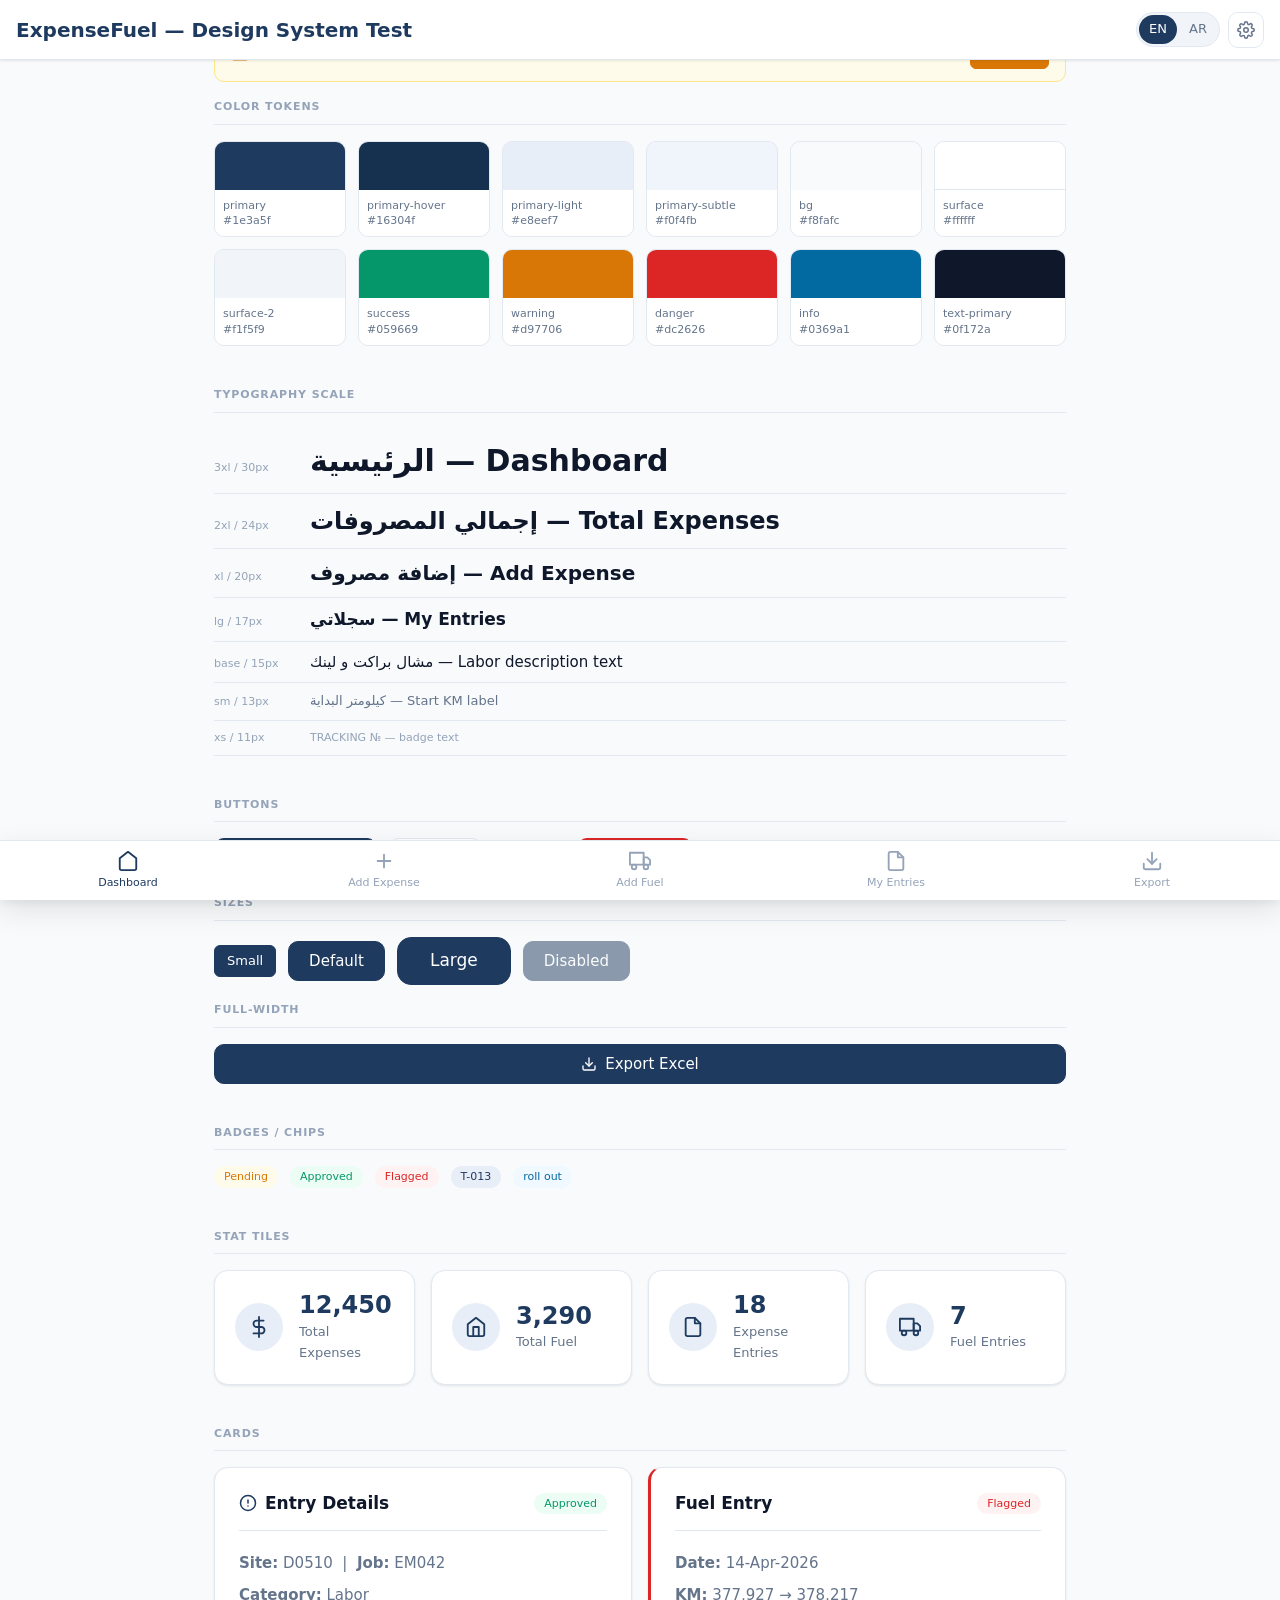
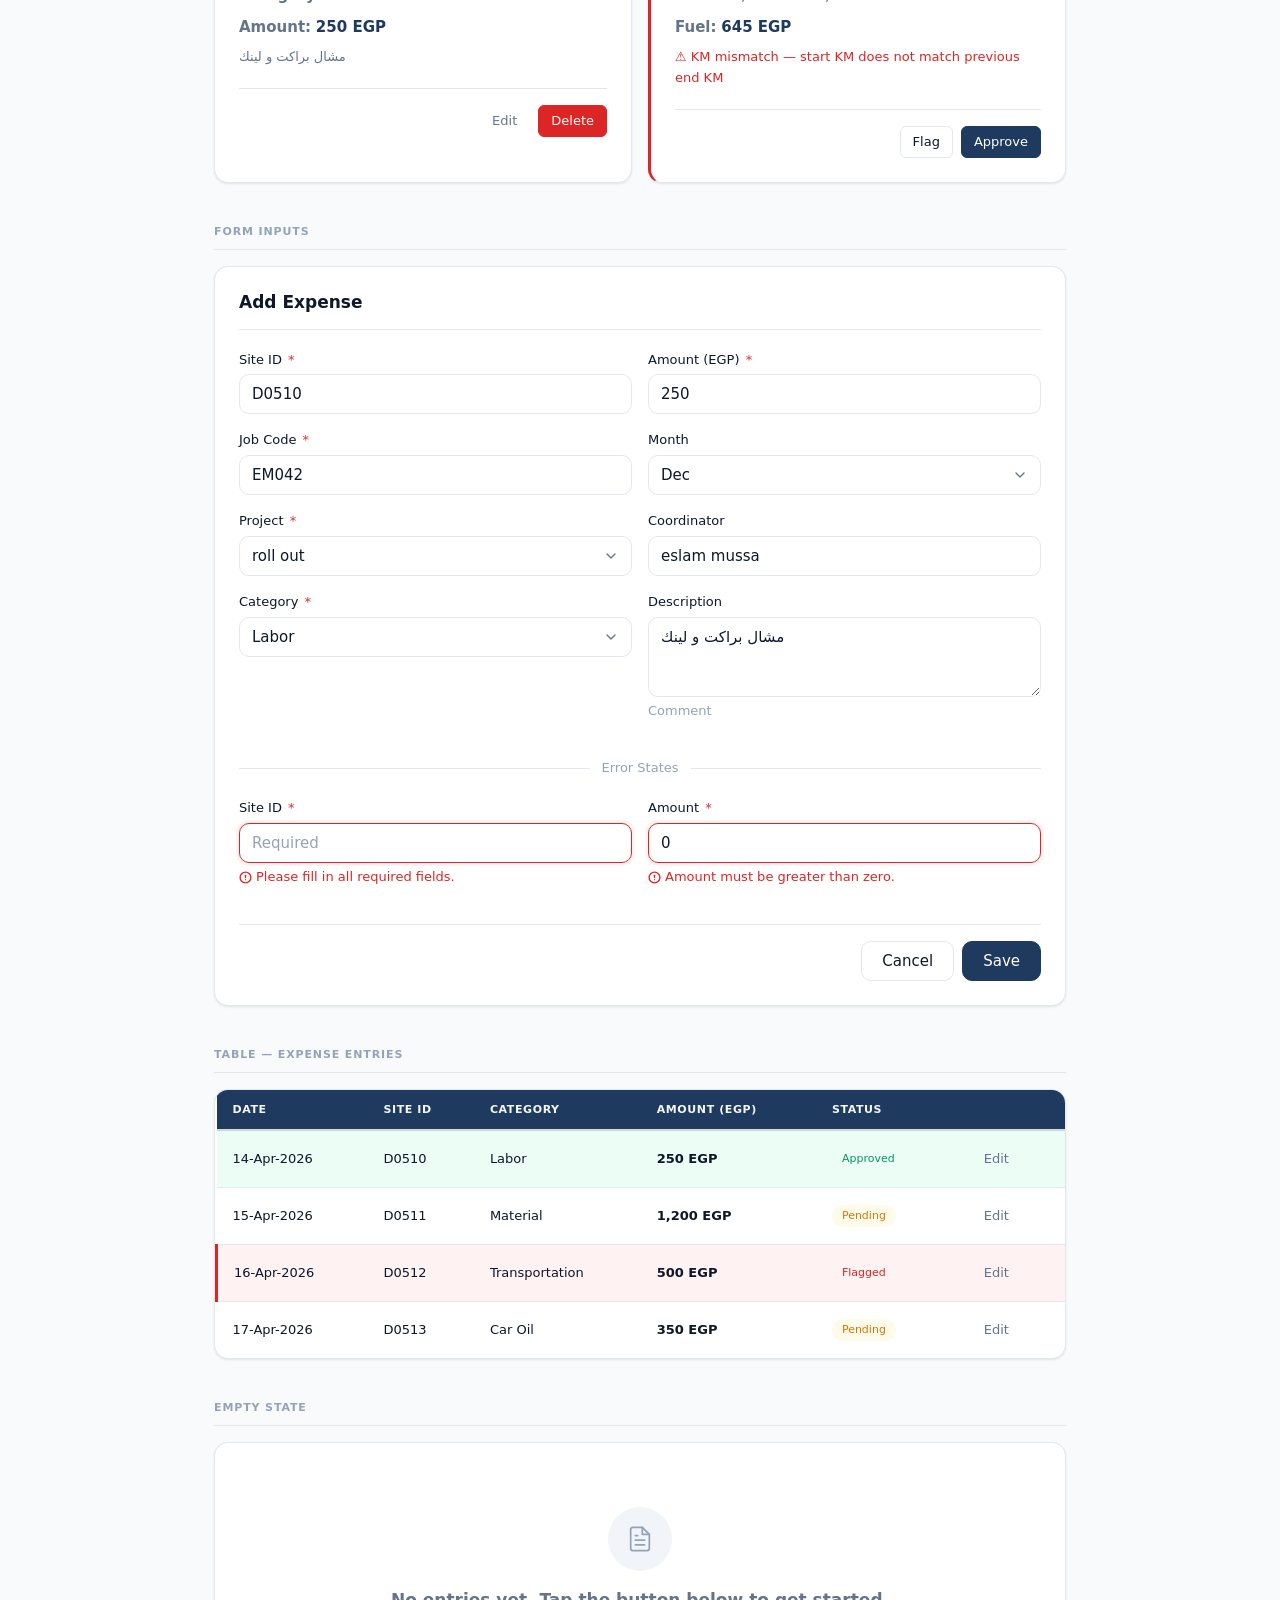
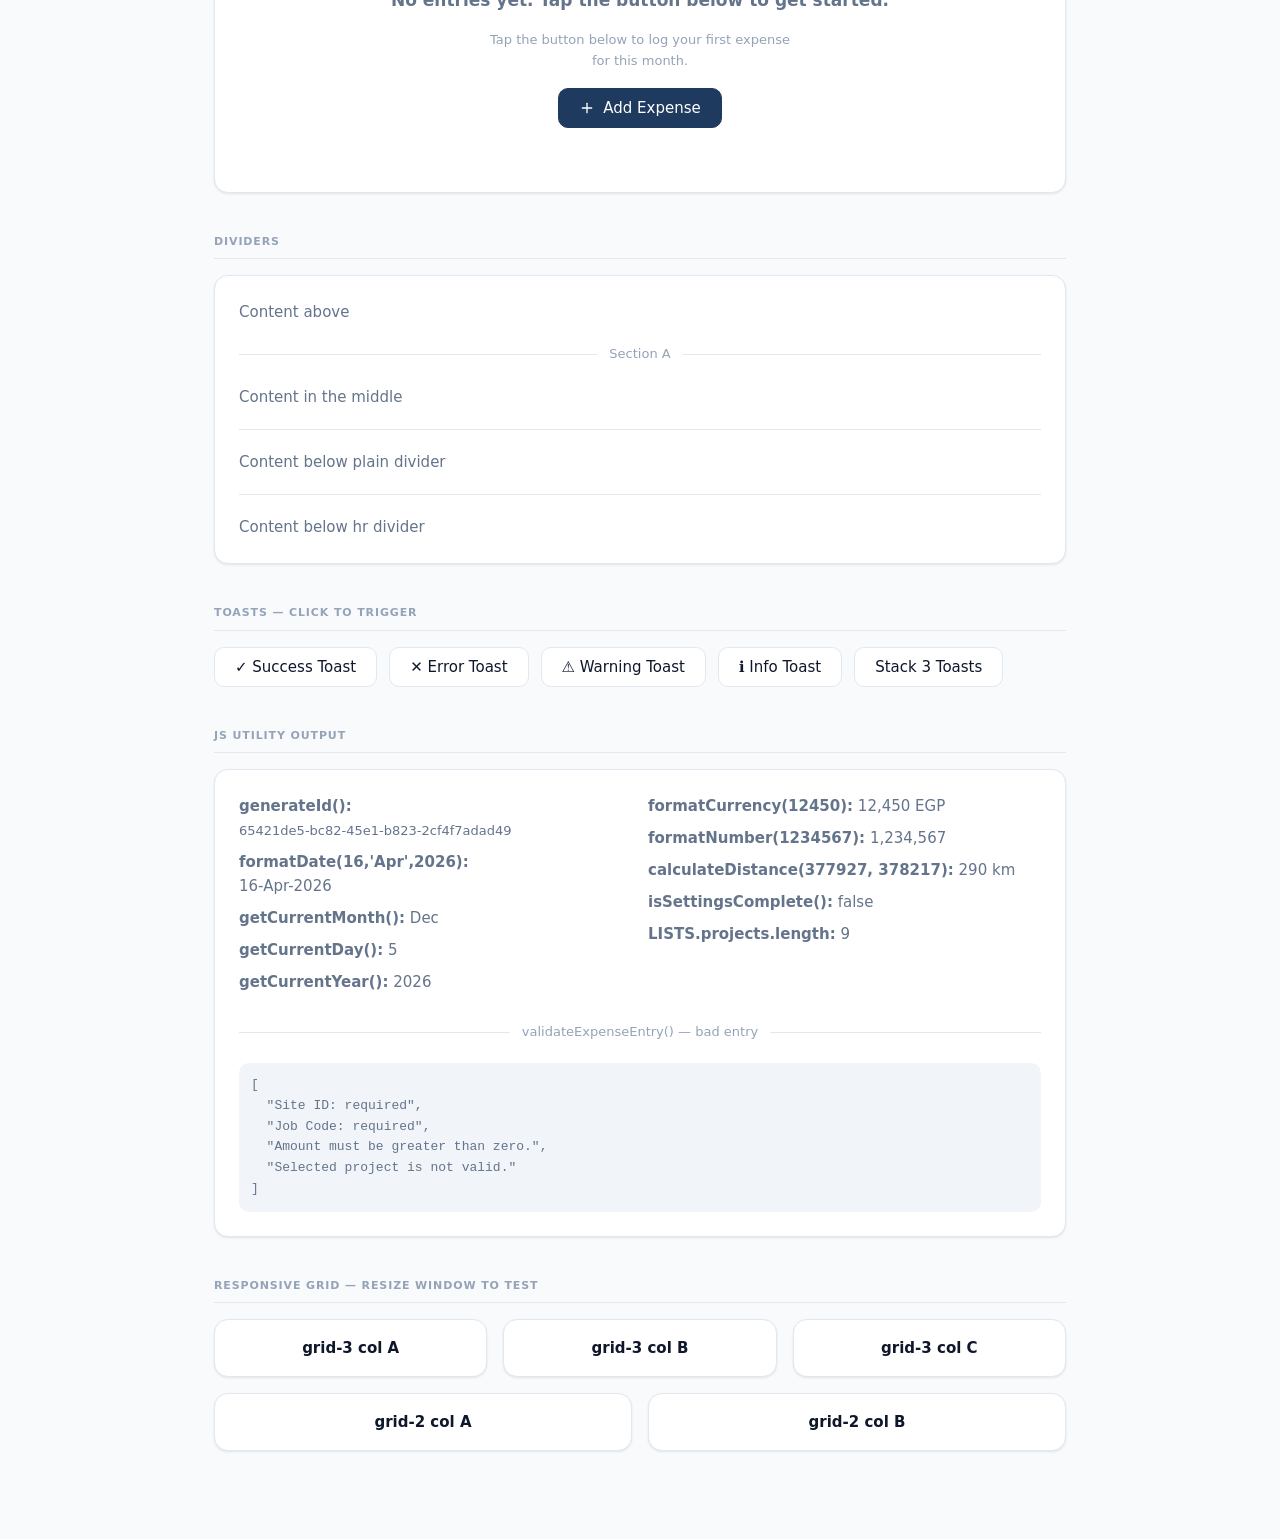
<file: test.html>
<!DOCTYPE html>
<html lang="en" dir="ltr">
<head>
  <meta charset="UTF-8" />
  <meta name="viewport" content="width=device-width, initial-scale=1.0" />
  <title>Design System — Visual Test</title>
  <link rel="stylesheet" href="shared/css/common.css" />
  <style>
    /* Test-page-only styles — not part of design system */
    .test-section {
      margin-bottom: var(--sp-10);
    }
    .test-section-title {
      font-size: var(--text-xs);
      font-weight: 700;
      letter-spacing: 0.08em;
      text-transform: uppercase;
      color: var(--color-text-muted);
      margin-bottom: var(--sp-4);
      padding-bottom: var(--sp-2);
      border-bottom: 1px solid var(--color-border);
    }
    .test-row {
      display: flex;
      flex-wrap: wrap;
      align-items: center;
      gap: var(--sp-3);
      margin-bottom: var(--sp-3);
    }
    .swatch-grid {
      display: grid;
      grid-template-columns: repeat(auto-fill, minmax(120px, 1fr));
      gap: var(--sp-3);
    }
    .swatch {
      border-radius: var(--radius-md);
      overflow: hidden;
      border: 1px solid var(--color-border);
      font-size: var(--text-xs);
    }
    .swatch-color {
      height: 48px;
    }
    .swatch-label {
      padding: var(--sp-2) var(--sp-2);
      background: var(--color-surface);
      color: var(--color-text-secondary);
      line-height: 1.4;
    }
    .type-scale-row {
      display: flex;
      align-items: baseline;
      gap: var(--sp-4);
      border-bottom: 1px solid var(--color-border);
      padding: var(--sp-2) 0;
    }
    .type-scale-label {
      font-size: var(--text-xs);
      color: var(--color-text-muted);
      width: 80px;
      flex-shrink: 0;
    }
  </style>
</head>
<body class="has-bottom-nav">

  <!-- =====================================================================
       NAVBAR
       ===================================================================== -->
  <nav class="navbar">
    <span class="navbar-brand">ExpenseFuel — Design System Test</span>
    <div class="navbar-actions">
      <div class="lang-toggle" id="langToggle">
        <button id="btnEn" class="active" onclick="switchLang('en')">EN</button>
        <button id="btnAr" onclick="switchLang('ar')">AR</button>
      </div>
      <button class="navbar-icon-btn" title="Settings" onclick="showToast('Settings icon clicked', 'info')">
        <svg width="18" height="18" viewBox="0 0 24 24" fill="none" stroke="currentColor" stroke-width="2" stroke-linecap="round" stroke-linejoin="round">
          <circle cx="12" cy="12" r="3"></circle>
          <path d="M19.4 15a1.65 1.65 0 0 0 .33 1.82l.06.06a2 2 0 0 1-2.83 2.83l-.06-.06a1.65 1.65 0 0 0-1.82-.33 1.65 1.65 0 0 0-1 1.51V21a2 2 0 0 1-4 0v-.09A1.65 1.65 0 0 0 9 19.4a1.65 1.65 0 0 0-1.82.33l-.06.06a2 2 0 0 1-2.83-2.83l.06-.06A1.65 1.65 0 0 0 4.68 15a1.65 1.65 0 0 0-1.51-1H3a2 2 0 0 1 0-4h.09A1.65 1.65 0 0 0 4.6 9a1.65 1.65 0 0 0-.33-1.82l-.06-.06a2 2 0 0 1 2.83-2.83l.06.06A1.65 1.65 0 0 0 9 4.68a1.65 1.65 0 0 0 1-1.51V3a2 2 0 0 1 4 0v.09a1.65 1.65 0 0 0 1 1.51 1.65 1.65 0 0 0 1.82-.33l.06-.06a2 2 0 0 1 2.83 2.83l-.06.06A1.65 1.65 0 0 0 19.4 9a1.65 1.65 0 0 0 1.51 1H21a2 2 0 0 1 0 4h-.09a1.65 1.65 0 0 0-1.51 1z"></path>
        </svg>
      </button>
    </div>
  </nav>

  <!-- =====================================================================
       PAGE CONTENT
       ===================================================================== -->
  <div class="container page-content">

    <!-- Settings Banner -->
    <div class="settings-banner" id="settingsBanner">
      <svg width="18" height="18" viewBox="0 0 24 24" fill="none" stroke="currentColor" stroke-width="2" stroke-linecap="round" stroke-linejoin="round"><path d="M10.29 3.86L1.82 18a2 2 0 0 0 1.71 3h16.94a2 2 0 0 0 1.71-3L13.71 3.86a2 2 0 0 0-3.42 0z"></path><line x1="12" y1="9" x2="12" y2="13"></line><line x1="12" y1="17" x2="12.01" y2="17"></line></svg>
      <span class="settings-banner-text" data-i18n="settingsRequired">Please complete your settings before adding entries.</span>
      <button class="btn btn-sm">
        <span data-i18n="settings">Settings</span>
      </button>
    </div>

    <!-- ==================================================================
         1. COLOR TOKENS
         ================================================================== -->
    <div class="test-section">
      <div class="test-section-title">Color Tokens</div>
      <div class="swatch-grid">
        <div class="swatch"><div class="swatch-color" style="background:var(--color-primary)"></div><div class="swatch-label">primary<br>#1e3a5f</div></div>
        <div class="swatch"><div class="swatch-color" style="background:var(--color-primary-hover)"></div><div class="swatch-label">primary-hover<br>#16304f</div></div>
        <div class="swatch"><div class="swatch-color" style="background:var(--color-primary-light)"></div><div class="swatch-label">primary-light<br>#e8eef7</div></div>
        <div class="swatch"><div class="swatch-color" style="background:var(--color-primary-subtle)"></div><div class="swatch-label">primary-subtle<br>#f0f4fb</div></div>
        <div class="swatch"><div class="swatch-color" style="background:var(--color-bg)"></div><div class="swatch-label">bg<br>#f8fafc</div></div>
        <div class="swatch"><div class="swatch-color" style="background:var(--color-surface);border-bottom:1px solid var(--color-border)"></div><div class="swatch-label">surface<br>#ffffff</div></div>
        <div class="swatch"><div class="swatch-color" style="background:var(--color-surface-2)"></div><div class="swatch-label">surface-2<br>#f1f5f9</div></div>
        <div class="swatch"><div class="swatch-color" style="background:var(--color-success)"></div><div class="swatch-label">success<br>#059669</div></div>
        <div class="swatch"><div class="swatch-color" style="background:var(--color-warning)"></div><div class="swatch-label">warning<br>#d97706</div></div>
        <div class="swatch"><div class="swatch-color" style="background:var(--color-danger)"></div><div class="swatch-label">danger<br>#dc2626</div></div>
        <div class="swatch"><div class="swatch-color" style="background:var(--color-info)"></div><div class="swatch-label">info<br>#0369a1</div></div>
        <div class="swatch"><div class="swatch-color" style="background:var(--color-text-primary)"></div><div class="swatch-label">text-primary<br>#0f172a</div></div>
      </div>
    </div>

    <!-- ==================================================================
         2. TYPOGRAPHY
         ================================================================== -->
    <div class="test-section">
      <div class="test-section-title">Typography Scale</div>
      <div class="type-scale-row"><span class="type-scale-label">3xl / 30px</span><span style="font-size:var(--text-3xl);font-weight:700">الرئيسية — Dashboard</span></div>
      <div class="type-scale-row"><span class="type-scale-label">2xl / 24px</span><span style="font-size:var(--text-2xl);font-weight:700">إجمالي المصروفات — Total Expenses</span></div>
      <div class="type-scale-row"><span class="type-scale-label">xl / 20px</span> <span style="font-size:var(--text-xl);font-weight:600">إضافة مصروف — Add Expense</span></div>
      <div class="type-scale-row"><span class="type-scale-label">lg / 17px</span> <span style="font-size:var(--text-lg);font-weight:600">سجلاتي — My Entries</span></div>
      <div class="type-scale-row"><span class="type-scale-label">base / 15px</span><span style="font-size:var(--text-base)">مشال براكت و لينك — Labor description text</span></div>
      <div class="type-scale-row"><span class="type-scale-label">sm / 13px</span>  <span style="font-size:var(--text-sm);color:var(--color-text-secondary)">كيلومتر البداية — Start KM label</span></div>
      <div class="type-scale-row"><span class="type-scale-label">xs / 11px</span>  <span style="font-size:var(--text-xs);color:var(--color-text-muted)">TRACKING № — badge text</span></div>
    </div>

    <!-- ==================================================================
         3. BUTTONS
         ================================================================== -->
    <div class="test-section">
      <div class="test-section-title">Buttons</div>

      <div class="test-row">
        <button class="btn btn-primary" onclick="showToast('Primary action fired', 'success')">
          <svg width="16" height="16" viewBox="0 0 24 24" fill="none" stroke="currentColor" stroke-width="2" stroke-linecap="round" stroke-linejoin="round"><line x1="12" y1="5" x2="12" y2="19"></line><line x1="5" y1="12" x2="19" y2="12"></line></svg>
          <span data-i18n="addExpense">Add Expense</span>
        </button>
        <button class="btn btn-secondary" onclick="showToast('Secondary clicked', 'info')"><span data-i18n="cancel">Cancel</span></button>
        <button class="btn btn-ghost" onclick="showToast('Ghost clicked', 'info')"><span data-i18n="edit">Edit</span></button>
        <button class="btn btn-danger" onclick="showToast('Danger! Entry deleted.', 'error')">
          <svg width="16" height="16" viewBox="0 0 24 24" fill="none" stroke="currentColor" stroke-width="2" stroke-linecap="round" stroke-linejoin="round"><polyline points="3 6 5 6 21 6"></polyline><path d="M19 6l-1 14H6L5 6"></path><path d="M10 11v6"></path><path d="M14 11v6"></path><path d="M9 6V4h6v2"></path></svg>
          <span data-i18n="delete">Delete</span>
        </button>
      </div>

      <div class="test-section-title" style="margin-top:var(--sp-4)">Sizes</div>
      <div class="test-row">
        <button class="btn btn-primary btn-sm">Small</button>
        <button class="btn btn-primary">Default</button>
        <button class="btn btn-primary btn-lg">Large</button>
        <button class="btn btn-primary" disabled>Disabled</button>
      </div>

      <div class="test-section-title" style="margin-top:var(--sp-4)">Full-width</div>
      <button class="btn btn-primary btn-full" onclick="showToast('Export started', 'success')">
        <svg width="16" height="16" viewBox="0 0 24 24" fill="none" stroke="currentColor" stroke-width="2" stroke-linecap="round" stroke-linejoin="round"><path d="M21 15v4a2 2 0 0 1-2 2H5a2 2 0 0 1-2-2v-4"></path><polyline points="7 10 12 15 17 10"></polyline><line x1="12" y1="15" x2="12" y2="3"></line></svg>
        <span data-i18n="exportExcel">Export Excel</span>
      </button>
    </div>

    <!-- ==================================================================
         4. BADGES
         ================================================================== -->
    <div class="test-section">
      <div class="test-section-title">Badges / Chips</div>
      <div class="test-row">
        <span class="badge badge-pending" data-i18n="pending">Pending</span>
        <span class="badge badge-approved" data-i18n="approved">Approved</span>
        <span class="badge badge-flagged" data-i18n="flagged">Flagged</span>
        <span class="badge badge-primary">T-013</span>
        <span class="badge badge-info">roll out</span>
      </div>
    </div>

    <!-- ==================================================================
         5. STAT TILES
         ================================================================== -->
    <div class="test-section">
      <div class="test-section-title">Stat Tiles</div>
      <div class="stat-grid">
        <div class="stat-card">
          <div class="stat-icon">
            <svg width="22" height="22" viewBox="0 0 24 24" fill="none" stroke="currentColor" stroke-width="2" stroke-linecap="round" stroke-linejoin="round"><line x1="12" y1="1" x2="12" y2="23"></line><path d="M17 5H9.5a3.5 3.5 0 0 0 0 7h5a3.5 3.5 0 0 1 0 7H6"></path></svg>
          </div>
          <div class="stat-content">
            <div class="stat-value ltr-field">12,450</div>
            <div class="stat-label" data-i18n="totalExpenses">Total Expenses</div>
          </div>
        </div>
        <div class="stat-card">
          <div class="stat-icon">
            <svg width="22" height="22" viewBox="0 0 24 24" fill="none" stroke="currentColor" stroke-width="2" stroke-linecap="round" stroke-linejoin="round"><path d="M3 9l9-7 9 7v11a2 2 0 0 1-2 2H5a2 2 0 0 1-2-2z"></path><polyline points="9 22 9 12 15 12 15 22"></polyline></svg>
          </div>
          <div class="stat-content">
            <div class="stat-value ltr-field">3,290</div>
            <div class="stat-label" data-i18n="totalFuel">Total Fuel</div>
          </div>
        </div>
        <div class="stat-card">
          <div class="stat-icon">
            <svg width="22" height="22" viewBox="0 0 24 24" fill="none" stroke="currentColor" stroke-width="2" stroke-linecap="round" stroke-linejoin="round"><path d="M14 2H6a2 2 0 0 0-2 2v16a2 2 0 0 0 2 2h12a2 2 0 0 0 2-2V8z"></path><polyline points="14 2 14 8 20 8"></polyline></svg>
          </div>
          <div class="stat-content">
            <div class="stat-value ltr-field">18</div>
            <div class="stat-label" data-i18n="expenseEntries">Expense Entries</div>
          </div>
        </div>
        <div class="stat-card">
          <div class="stat-icon">
            <svg width="22" height="22" viewBox="0 0 24 24" fill="none" stroke="currentColor" stroke-width="2" stroke-linecap="round" stroke-linejoin="round"><rect x="1" y="3" width="15" height="13"></rect><polygon points="16 8 20 8 23 11 23 16 16 16 16 8"></polygon><circle cx="5.5" cy="18.5" r="2.5"></circle><circle cx="18.5" cy="18.5" r="2.5"></circle></svg>
          </div>
          <div class="stat-content">
            <div class="stat-value ltr-field">7</div>
            <div class="stat-label" data-i18n="fuelEntries">Fuel Entries</div>
          </div>
        </div>
      </div>
    </div>

    <!-- ==================================================================
         6. CARDS
         ================================================================== -->
    <div class="test-section">
      <div class="test-section-title">Cards</div>
      <div class="grid-2">
        <!-- Basic card -->
        <div class="card">
          <div class="card-header">
            <h3 class="card-title">
              <svg class="card-title-icon" width="18" height="18" viewBox="0 0 24 24" fill="none" stroke="currentColor" stroke-width="2" stroke-linecap="round" stroke-linejoin="round"><circle cx="12" cy="12" r="10"></circle><line x1="12" y1="8" x2="12" y2="12"></line><line x1="12" y1="16" x2="12.01" y2="16"></line></svg>
              Entry Details
            </h3>
            <span class="badge badge-approved" data-i18n="approved">Approved</span>
          </div>
          <div class="card-body">
            <p style="margin-bottom:var(--sp-2)"><strong>Site:</strong> D0510 &nbsp;|&nbsp; <strong>Job:</strong> EM042</p>
            <p style="margin-bottom:var(--sp-2)"><strong>Category:</strong> Labor</p>
            <p style="margin-bottom:var(--sp-2)"><strong>Amount:</strong> <span class="ltr-field fw-600" style="color:var(--color-primary)">250 EGP</span></p>
            <p style="color:var(--color-text-secondary);font-size:var(--text-sm)">مشال براكت و لينك</p>
          </div>
          <div class="card-footer">
            <button class="btn btn-ghost btn-sm" data-i18n="edit">Edit</button>
            <button class="btn btn-danger btn-sm" data-i18n="delete">Delete</button>
          </div>
        </div>

        <!-- Flagged card -->
        <div class="card" style="border-left:3px solid var(--color-danger)">
          <div class="card-header">
            <h3 class="card-title">Fuel Entry</h3>
            <span class="badge badge-flagged" data-i18n="flagged">Flagged</span>
          </div>
          <div class="card-body">
            <p style="margin-bottom:var(--sp-2)"><strong>Date:</strong> <span class="ltr-field">14-Apr-2026</span></p>
            <p style="margin-bottom:var(--sp-2)"><strong>KM:</strong> <span class="ltr-field">377,927 → 378,217</span></p>
            <p style="margin-bottom:var(--sp-2)"><strong>Fuel:</strong> <span class="ltr-field fw-600" style="color:var(--color-primary)">645 EGP</span></p>
            <p style="color:var(--color-danger);font-size:var(--text-sm)">⚠ KM mismatch — start KM does not match previous end KM</p>
          </div>
          <div class="card-footer">
            <button class="btn btn-secondary btn-sm" onclick="showToast('Entry flagged for review', 'warning')">
              <span data-i18n="flag">Flag</span>
            </button>
            <button class="btn btn-primary btn-sm" onclick="showToast('Entry approved', 'success')">
              <span data-i18n="approve">Approve</span>
            </button>
          </div>
        </div>
      </div>
    </div>

    <!-- ==================================================================
         7. FORM INPUTS
         ================================================================== -->
    <div class="test-section">
      <div class="test-section-title">Form Inputs</div>
      <div class="card">
        <div class="card-header">
          <h3 class="card-title">Add Expense</h3>
        </div>
        <div class="grid-2">
          <!-- Column 1 -->
          <div>
            <div class="form-group">
              <label class="form-label"><span data-i18n="siteId">Site ID</span> <span class="required">*</span></label>
              <input type="text" class="form-input ltr-field" placeholder="e.g. D0510" value="D0510" />
            </div>
            <div class="form-group">
              <label class="form-label"><span data-i18n="jobCode">Job Code</span> <span class="required">*</span></label>
              <input type="text" class="form-input ltr-field" placeholder="e.g. EM042" value="EM042" />
            </div>
            <div class="form-group">
              <label class="form-label"><span data-i18n="project">Project</span> <span class="required">*</span></label>
              <select class="form-select" id="projectSelect"></select>
            </div>
            <div class="form-group">
              <label class="form-label"><span data-i18n="category">Category</span> <span class="required">*</span></label>
              <select class="form-select" id="categorySelect"></select>
            </div>
          </div>
          <!-- Column 2 -->
          <div>
            <div class="form-group">
              <label class="form-label"><span data-i18n="amount">Amount (EGP)</span> <span class="required">*</span></label>
              <input type="number" class="form-input ltr-field" placeholder="0" value="250" min="1" />
            </div>
            <div class="form-group">
              <label class="form-label"><span data-i18n="month">Month</span></label>
              <select class="form-select" id="monthSelect"></select>
            </div>
            <div class="form-group">
              <label class="form-label"><span data-i18n="coordinator">Coordinator</span></label>
              <input type="text" class="form-input" placeholder="Name" value="eslam mussa" />
            </div>
            <div class="form-group">
              <label class="form-label"><span data-i18n="description">Description</span></label>
              <textarea class="form-textarea" placeholder="مشال براكت و لينك">مشال براكت و لينك</textarea>
              <span class="form-hint" data-i18n="comment">Comment</span>
            </div>
          </div>
        </div>

        <!-- Error state demo -->
        <div class="divider">Error States</div>
        <div class="grid-2">
          <div class="form-group">
            <label class="form-label">Site ID <span class="required">*</span></label>
            <input type="text" class="form-input is-error" value="" placeholder="Required" />
            <span class="form-error">
              <svg width="13" height="13" viewBox="0 0 24 24" fill="none" stroke="currentColor" stroke-width="2.5" stroke-linecap="round" stroke-linejoin="round"><circle cx="12" cy="12" r="10"></circle><line x1="12" y1="8" x2="12" y2="12"></line><line x1="12" y1="16" x2="12.01" y2="16"></line></svg>
              <span data-i18n="missingField">Please fill in all required fields.</span>
            </span>
          </div>
          <div class="form-group">
            <label class="form-label">Amount <span class="required">*</span></label>
            <input type="number" class="form-input is-error ltr-field" value="0" />
            <span class="form-error">
              <svg width="13" height="13" viewBox="0 0 24 24" fill="none" stroke="currentColor" stroke-width="2.5" stroke-linecap="round" stroke-linejoin="round"><circle cx="12" cy="12" r="10"></circle><line x1="12" y1="8" x2="12" y2="12"></line><line x1="12" y1="16" x2="12.01" y2="16"></line></svg>
              <span data-i18n="zeroAmount">Amount must be greater than zero.</span>
            </span>
          </div>
        </div>

        <div class="card-footer">
          <button class="btn btn-secondary" data-i18n="cancel">Cancel</button>
          <button class="btn btn-primary" onclick="showToast(TRANSLATIONS[localStorage.getItem(\'lang\')||\'en\'].saveSuccess, \'success\')" data-i18n="save">Save</button>
        </div>
      </div>
    </div>

    <!-- ==================================================================
         8. TABLE
         ================================================================== -->
    <div class="test-section">
      <div class="test-section-title">Table — Expense Entries</div>
      <div class="table-wrapper">
        <table>
          <thead>
            <tr>
              <th data-i18n="date">Date</th>
              <th data-i18n="siteId">Site ID</th>
              <th data-i18n="category">Category</th>
              <th data-i18n="amount">Amount</th>
              <th>Status</th>
              <th></th>
            </tr>
          </thead>
          <tbody>
            <tr class="row-approved">
              <td class="ltr-field">14-Apr-2026</td>
              <td class="ltr-field">D0510</td>
              <td>Labor</td>
              <td class="ltr-field fw-600">250 EGP</td>
              <td><span class="badge badge-approved" data-i18n="approved">Approved</span></td>
              <td><button class="btn btn-ghost btn-sm" data-i18n="edit">Edit</button></td>
            </tr>
            <tr>
              <td class="ltr-field">15-Apr-2026</td>
              <td class="ltr-field">D0511</td>
              <td>Material</td>
              <td class="ltr-field fw-600">1,200 EGP</td>
              <td><span class="badge badge-pending" data-i18n="pending">Pending</span></td>
              <td><button class="btn btn-ghost btn-sm" data-i18n="edit">Edit</button></td>
            </tr>
            <tr class="row-flagged">
              <td class="ltr-field">16-Apr-2026</td>
              <td class="ltr-field">D0512</td>
              <td>Transportation</td>
              <td class="ltr-field fw-600">500 EGP</td>
              <td><span class="badge badge-flagged" data-i18n="flagged">Flagged</span></td>
              <td><button class="btn btn-ghost btn-sm" data-i18n="edit">Edit</button></td>
            </tr>
            <tr>
              <td class="ltr-field">17-Apr-2026</td>
              <td class="ltr-field">D0513</td>
              <td>Car Oil</td>
              <td class="ltr-field fw-600">350 EGP</td>
              <td><span class="badge badge-pending" data-i18n="pending">Pending</span></td>
              <td><button class="btn btn-ghost btn-sm" data-i18n="edit">Edit</button></td>
            </tr>
          </tbody>
        </table>
      </div>
    </div>

    <!-- ==================================================================
         9. EMPTY STATE
         ================================================================== -->
    <div class="test-section">
      <div class="test-section-title">Empty State</div>
      <div class="card">
        <div class="empty-state">
          <div class="empty-state-icon">
            <svg width="28" height="28" viewBox="0 0 24 24" fill="none" stroke="currentColor" stroke-width="1.5" stroke-linecap="round" stroke-linejoin="round"><path d="M14 2H6a2 2 0 0 0-2 2v16a2 2 0 0 0 2 2h12a2 2 0 0 0 2-2V8z"></path><polyline points="14 2 14 8 20 8"></polyline><line x1="16" y1="13" x2="8" y2="13"></line><line x1="16" y1="17" x2="8" y2="17"></line><polyline points="10 9 9 9 8 9"></polyline></svg>
          </div>
          <div class="empty-state-title" data-i18n="noEntries">No entries yet.</div>
          <div class="empty-state-desc">Tap the button below to log your first expense for this month.</div>
          <button class="btn btn-primary" onclick="showToast('Opening Add Expense form…', 'info')">
            <svg width="16" height="16" viewBox="0 0 24 24" fill="none" stroke="currentColor" stroke-width="2" stroke-linecap="round" stroke-linejoin="round"><line x1="12" y1="5" x2="12" y2="19"></line><line x1="5" y1="12" x2="19" y2="12"></line></svg>
            <span data-i18n="addExpense">Add Expense</span>
          </button>
        </div>
      </div>
    </div>

    <!-- ==================================================================
         10. DIVIDERS
         ================================================================== -->
    <div class="test-section">
      <div class="test-section-title">Dividers</div>
      <div class="card">
        <p>Content above</p>
        <div class="divider">Section A</div>
        <p>Content in the middle</p>
        <div class="divider"></div>
        <p>Content below plain divider</p>
        <hr class="divider" />
        <p>Content below hr divider</p>
      </div>
    </div>

    <!-- ==================================================================
         11. TOAST TRIGGERS
         ================================================================== -->
    <div class="test-section">
      <div class="test-section-title">Toasts — click to trigger</div>
      <div class="test-row">
        <button class="btn btn-secondary" onclick="showToast(TRANSLATIONS[localStorage.getItem('lang')||'en'].saveSuccess, 'success')">
          ✓ Success Toast
        </button>
        <button class="btn btn-secondary" onclick="showToast(TRANSLATIONS[localStorage.getItem('lang')||'en'].missingField, 'error')">
          ✕ Error Toast
        </button>
        <button class="btn btn-secondary" onclick="showToast(TRANSLATIONS[localStorage.getItem('lang')||'en'].kmMismatch, 'warning')">
          ⚠ Warning Toast
        </button>
        <button class="btn btn-secondary" onclick="showToast(TRANSLATIONS[localStorage.getItem('lang')||'en'].importSuccess, 'info')">
          ℹ Info Toast
        </button>
        <button class="btn btn-secondary" onclick="stackToasts()">
          Stack 3 Toasts
        </button>
      </div>
    </div>

    <!-- ==================================================================
         12. JS UTILITY DEMOS
         ================================================================== -->
    <div class="test-section">
      <div class="test-section-title">JS Utility Output</div>
      <div class="card">
        <div class="grid-2">
          <div>
            <p style="margin-bottom:var(--sp-2)"><strong>generateId():</strong><br><span class="ltr-field" style="font-size:var(--text-sm);color:var(--color-text-secondary)" id="demoId"></span></p>
            <p style="margin-bottom:var(--sp-2)"><strong>formatDate(16,'Apr',2026):</strong><br><span class="ltr-field" id="demoDate"></span></p>
            <p style="margin-bottom:var(--sp-2)"><strong>getCurrentMonth():</strong> <span id="demoCurMonth"></span></p>
            <p style="margin-bottom:var(--sp-2)"><strong>getCurrentDay():</strong>   <span id="demoCurDay"></span></p>
            <p style="margin-bottom:var(--sp-2)"><strong>getCurrentYear():</strong>  <span id="demoCurYear"></span></p>
          </div>
          <div>
            <p style="margin-bottom:var(--sp-2)"><strong>formatCurrency(12450):</strong> <span class="ltr-field" id="demoCurrency"></span></p>
            <p style="margin-bottom:var(--sp-2)"><strong>formatNumber(1234567):</strong> <span class="ltr-field" id="demoNumber"></span></p>
            <p style="margin-bottom:var(--sp-2)"><strong>calculateDistance(377927, 378217):</strong> <span class="ltr-field" id="demoDistance"></span></p>
            <p style="margin-bottom:var(--sp-2)"><strong>isSettingsComplete():</strong> <span id="demoSettings"></span></p>
            <p style="margin-bottom:var(--sp-2)"><strong>LISTS.projects.length:</strong> <span id="demoProjects"></span></p>
          </div>
        </div>

        <div class="divider">validateExpenseEntry() — bad entry</div>
        <pre id="demoValidation" style="font-size:var(--text-sm);color:var(--color-text-secondary);white-space:pre-wrap;background:var(--color-surface-2);padding:var(--sp-3);border-radius:var(--radius-md)"></pre>
      </div>
    </div>

    <!-- ==================================================================
         13. RESPONSIVE GRID
         ================================================================== -->
    <div class="test-section">
      <div class="test-section-title">Responsive Grid — resize window to test</div>
      <div class="grid-3" style="margin-bottom:var(--sp-4)">
        <div class="card" style="text-align:center;padding:var(--sp-4)"><div class="fw-600">grid-3 col A</div></div>
        <div class="card" style="text-align:center;padding:var(--sp-4)"><div class="fw-600">grid-3 col B</div></div>
        <div class="card" style="text-align:center;padding:var(--sp-4)"><div class="fw-600">grid-3 col C</div></div>
      </div>
      <div class="grid-2">
        <div class="card" style="text-align:center;padding:var(--sp-4)"><div class="fw-600">grid-2 col A</div></div>
        <div class="card" style="text-align:center;padding:var(--sp-4)"><div class="fw-600">grid-2 col B</div></div>
      </div>
    </div>

  </div><!-- /container -->

  <!-- =====================================================================
       BOTTOM NAV
       ===================================================================== -->
  <nav class="bottom-nav">
    <a class="bottom-nav-item active" href="#">
      <svg width="22" height="22" viewBox="0 0 24 24" fill="none" stroke="currentColor" stroke-width="2" stroke-linecap="round" stroke-linejoin="round"><path d="M3 9l9-7 9 7v11a2 2 0 0 1-2 2H5a2 2 0 0 1-2-2z"></path></svg>
      <span data-i18n="dashboard">Dashboard</span>
    </a>
    <a class="bottom-nav-item" href="#">
      <svg width="22" height="22" viewBox="0 0 24 24" fill="none" stroke="currentColor" stroke-width="2" stroke-linecap="round" stroke-linejoin="round"><line x1="12" y1="5" x2="12" y2="19"></line><line x1="5" y1="12" x2="19" y2="12"></line></svg>
      <span data-i18n="addExpense">Add Expense</span>
    </a>
    <a class="bottom-nav-item" href="#">
      <svg width="22" height="22" viewBox="0 0 24 24" fill="none" stroke="currentColor" stroke-width="2" stroke-linecap="round" stroke-linejoin="round"><rect x="1" y="3" width="15" height="13"></rect><polygon points="16 8 20 8 23 11 23 16 16 16 16 8"></polygon><circle cx="5.5" cy="18.5" r="2.5"></circle><circle cx="18.5" cy="18.5" r="2.5"></circle></svg>
      <span data-i18n="addFuel">Add Fuel</span>
    </a>
    <a class="bottom-nav-item" href="#">
      <svg width="22" height="22" viewBox="0 0 24 24" fill="none" stroke="currentColor" stroke-width="2" stroke-linecap="round" stroke-linejoin="round"><path d="M14 2H6a2 2 0 0 0-2 2v16a2 2 0 0 0 2 2h12a2 2 0 0 0 2-2V8z"></path><polyline points="14 2 14 8 20 8"></polyline></svg>
      <span data-i18n="myEntries">My Entries</span>
    </a>
    <a class="bottom-nav-item" href="#">
      <svg width="22" height="22" viewBox="0 0 24 24" fill="none" stroke="currentColor" stroke-width="2" stroke-linecap="round" stroke-linejoin="round"><path d="M21 15v4a2 2 0 0 1-2 2H5a2 2 0 0 1-2-2v-4"></path><polyline points="7 10 12 15 17 10"></polyline><line x1="12" y1="15" x2="12" y2="3"></line></svg>
      <span data-i18n="export">Export</span>
    </a>
  </nav>

  <!-- =====================================================================
       SCRIPTS — load order: translations → lists → utils → validations
       ===================================================================== -->
  <script src="shared/js/translations.js"></script>
  <script src="shared/js/lists.js"></script>
  <script src="shared/js/utils.js"></script>
  <script src="shared/js/validations.js"></script>

  <script>
    /* ---- Language toggle ---- */
    function switchLang(lang) {
      applyLanguage(lang);
      document.getElementById('btnEn').classList.toggle('active', lang === 'en');
      document.getElementById('btnAr').classList.toggle('active', lang === 'ar');
    }

    /* ---- Populate selects via lists.js ---- */
    populateSelect(document.getElementById('projectSelect'),  'projects',  'roll out');
    populateSelect(document.getElementById('categorySelect'), 'categories', 'Labor');
    populateSelect(document.getElementById('monthSelect'),    'months',     getCurrentMonth());

    /* ---- JS utility demos ---- */
    document.getElementById('demoId').textContent       = generateId();
    document.getElementById('demoDate').textContent     = formatDate(16, 'Apr', 2026);
    document.getElementById('demoCurMonth').textContent = getCurrentMonth();
    document.getElementById('demoCurDay').textContent   = getCurrentDay();
    document.getElementById('demoCurYear').textContent  = getCurrentYear();
    document.getElementById('demoCurrency').textContent = formatCurrency(12450);
    document.getElementById('demoNumber').textContent   = formatNumber(1234567);
    document.getElementById('demoDistance').textContent = calculateDistance(377927, 378217) + ' km';
    document.getElementById('demoSettings').textContent = isSettingsComplete() ? 'true' : 'false';
    document.getElementById('demoProjects').textContent = LISTS.projects.length;

    /* ---- Validation demo ---- */
    var badEntry = {
      projectName: 'UNKNOWN',
      siteId:      '',
      jobCode:     '',
      category:    'Labor',
      subCategory: 'Labor',
      coordinator: 'eslam mussa',
      amount:      0,
    };
    document.getElementById('demoValidation').textContent =
      JSON.stringify(validateExpenseEntry(badEntry), null, 2);

    /* ---- Stack toasts demo ---- */
    function stackToasts() {
      var lang = localStorage.getItem('lang') || 'en';
      var t = TRANSLATIONS[lang];
      setTimeout(function(){ showToast(t.saveSuccess,    'success'); }, 0);
      setTimeout(function(){ showToast(t.kmMismatch,     'warning'); }, 300);
      setTimeout(function(){ showToast(t.importSuccess,  'info');    }, 600);
    }

    /* ---- Init language on load ---- */
    initLanguage();
  </script>
</body>
</html>
</file>
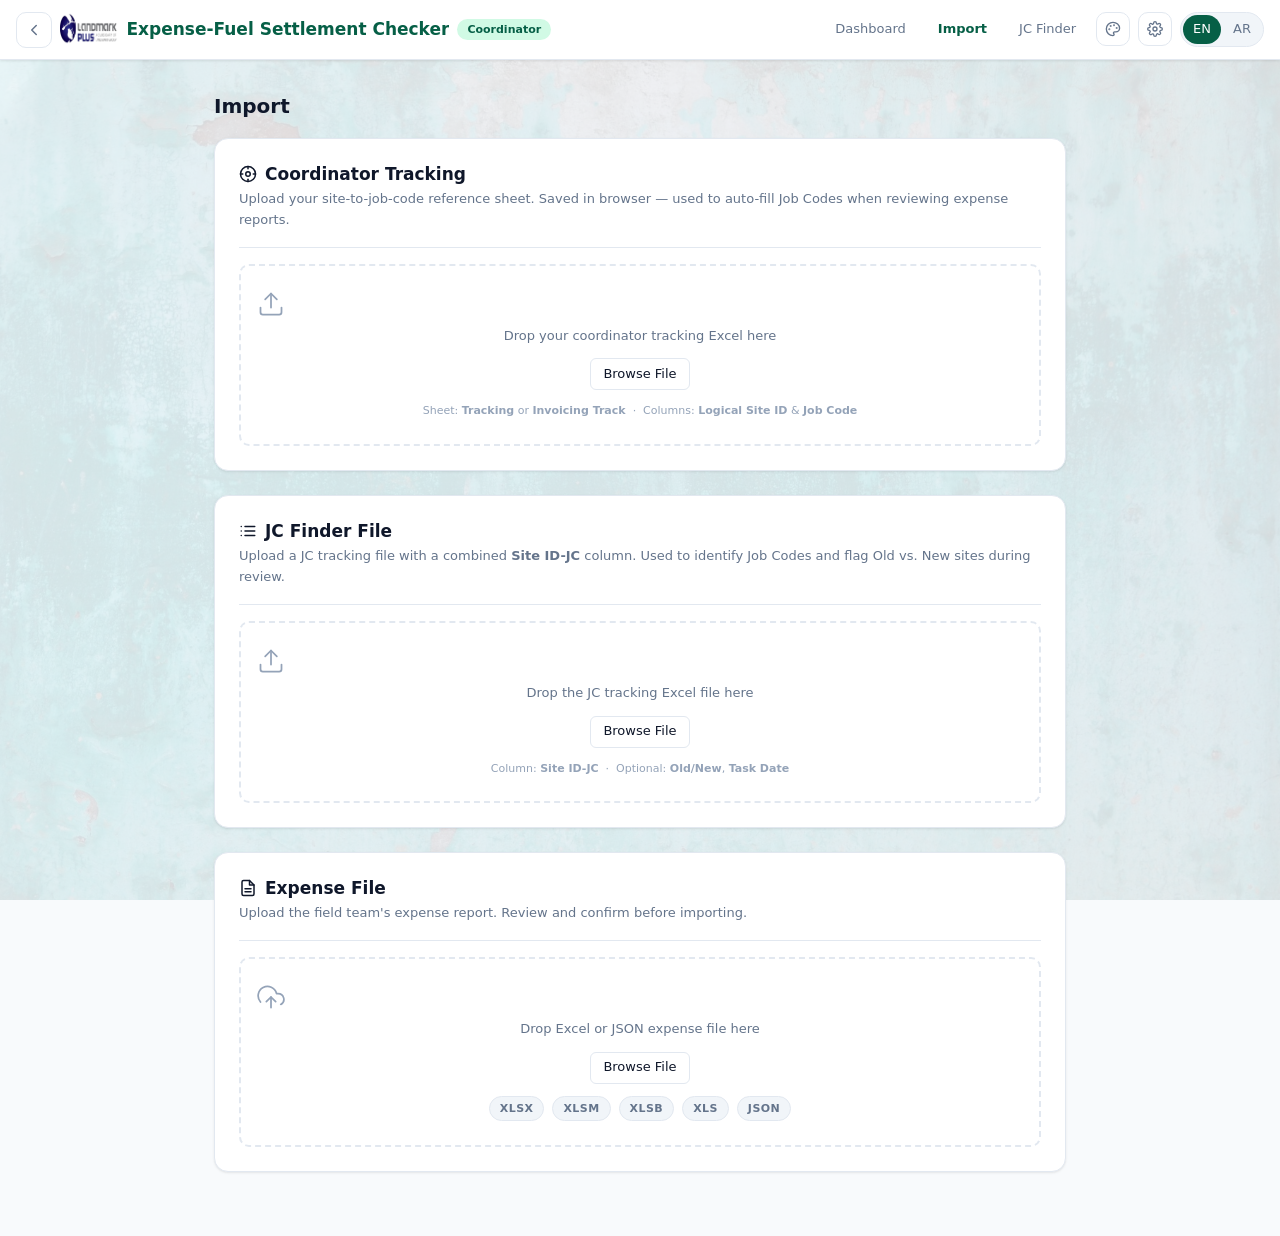
<file: coordinator-app/import.html>
<!DOCTYPE html>
<html lang="en" dir="ltr">
<head>
  <meta charset="UTF-8" />
  <meta name="viewport" content="width=device-width, initial-scale=1.0" />
  <meta name="description" content="Expense-Fuel Settlement Checker — Import Field Report" />
  <title>Import — Expense-Fuel Settlement Checker</title>

  <link rel="stylesheet" href="../shared/css/common.css" />
  <link rel="stylesheet" href="css/app.css" />

  <style>
    /* -----------------------------------------------------------------------
       Import page — scoped styles
    ----------------------------------------------------------------------- */

    /* Preview section table scrolls on narrow screens */
    .preview-table-wrap {
      overflow-x: auto;
      -webkit-overflow-scrolling: touch;
      border-radius: var(--radius-md);
      border: 1px solid var(--color-border);
    }

    /* File info row */
    .file-info-row {
      display: flex;
      align-items: center;
      gap: var(--sp-3);
      padding: var(--sp-3) var(--sp-4);
      background: var(--color-primary-subtle);
      border: 1px solid var(--color-primary-light);
      border-radius: var(--radius-md);
      margin-bottom: var(--sp-4);
    }

    .file-info-icon {
      width: 40px;
      height: 40px;
      border-radius: var(--radius-md);
      background: var(--color-primary-light);
      color: var(--color-primary);
      display: flex;
      align-items: center;
      justify-content: center;
      flex-shrink: 0;
    }

    .file-info-body { flex: 1; min-width: 0; }

    .file-info-name {
      font-size: var(--text-sm);
      font-weight: 600;
      color: var(--color-text-primary);
      overflow: hidden;
      text-overflow: ellipsis;
      white-space: nowrap;
    }

    .file-info-meta {
      font-size: var(--text-xs);
      color: var(--color-text-muted);
      margin-top: 2px;
      direction: ltr;
      text-align: left;
    }

    [dir="rtl"] .file-info-meta { text-align: right; }

    /* Member info strip */
    .member-info-strip {
      display: flex;
      align-items: center;
      gap: var(--sp-4);
      flex-wrap: wrap;
      padding: var(--sp-4);
      background: var(--color-surface-2);
      border-radius: var(--radius-md);
      margin-bottom: var(--sp-5);
    }

    .member-info-item {
      display: flex;
      flex-direction: column;
      gap: 2px;
      min-width: 120px;
    }

    .member-info-label {
      font-size: var(--text-xs);
      font-weight: 500;
      color: var(--color-text-muted);
      text-transform: uppercase;
      letter-spacing: 0.05em;
    }

    .member-info-value {
      font-size: var(--text-sm);
      font-weight: 600;
      color: var(--color-text-primary);
    }

    .member-info-value.ltr { direction: ltr; }

    /* Entry count pills */
    .count-pills {
      display: flex;
      gap: var(--sp-3);
      flex-wrap: wrap;
      margin-bottom: var(--sp-5);
    }

    .count-pill {
      display: inline-flex;
      align-items: center;
      gap: var(--sp-2);
      padding: var(--sp-2) var(--sp-4);
      border-radius: var(--radius-pill);
      font-size: var(--text-sm);
      font-weight: 600;
      border: 1px solid transparent;
    }

    .count-pill-expenses {
      background: var(--color-primary-subtle);
      border-color: var(--color-primary-light);
      color: var(--color-primary);
    }

    .count-pill-fuel {
      background: var(--color-success-bg);
      border-color: #a7f3d0;
      color: #065f46;
    }

    .count-pill-number {
      font-size: var(--text-xl);
      font-weight: 700;
      direction: ltr;
    }

    /* Section subheading inside preview */
    .preview-section-title {
      font-size: var(--text-sm);
      font-weight: 600;
      color: var(--color-text-secondary);
      text-transform: uppercase;
      letter-spacing: 0.06em;
      margin-bottom: var(--sp-2);
      margin-top: var(--sp-5);
      display: flex;
      align-items: center;
      gap: var(--sp-2);
    }

    .preview-section-title:first-of-type { margin-top: 0; }

    /* Error card */
    .error-card {
      display: flex;
      align-items: flex-start;
      gap: var(--sp-4);
      padding: var(--sp-4) var(--sp-5);
      background: var(--color-danger-bg);
      border: 1px solid #fecaca;
      border-left: 4px solid var(--color-danger);
      border-radius: var(--radius-lg);
    }

    [dir="rtl"] .error-card {
      border-left: 1px solid #fecaca;
      border-right: 4px solid var(--color-danger);
    }

    .error-card-icon {
      width: 40px;
      height: 40px;
      border-radius: 50%;
      background: #fecaca;
      color: var(--color-danger);
      display: flex;
      align-items: center;
      justify-content: center;
      flex-shrink: 0;
    }

    .error-card-body { flex: 1; min-width: 0; }

    .error-card-title {
      font-size: var(--text-base);
      font-weight: 600;
      color: #991b1b;
      margin-bottom: 4px;
    }

    .error-card-message {
      font-size: var(--text-sm);
      color: #b91c1c;
      line-height: 1.5;
    }

    /* Confirm/Cancel action row */
    .import-actions {
      display: flex;
      gap: var(--sp-3);
      justify-content: flex-end;
      padding-top: var(--sp-5);
      border-top: 1px solid var(--color-border);
      margin-top: var(--sp-5);
    }

    /* JC file drop zone (shared with jc-finder.html) */
    .jc-drop-zone {
      border: 2px dashed var(--color-border);
      border-radius: var(--radius-md);
      padding: var(--sp-6) var(--sp-4);
      text-align: center;
      cursor: pointer;
      transition: border-color var(--transition), background var(--transition);
    }
    .jc-drop-zone:hover,
    .jc-drop-zone.dragging {
      border-color: var(--color-primary);
      background: var(--color-primary-subtle);
    }

    /* Upload progress bar */
    .upload-progress-wrap {
      margin-top: var(--sp-3);
      padding: var(--sp-3) var(--sp-4);
      background: var(--color-primary-subtle);
      border: 1px solid var(--color-primary-light);
      border-radius: var(--radius-md);
    }
    .upload-progress-header {
      display: flex;
      justify-content: space-between;
      align-items: center;
      margin-bottom: 6px;
    }
    .upload-progress-label {
      font-size: var(--text-xs);
      font-weight: 500;
      color: var(--color-primary);
    }
    .upload-progress-pct {
      font-size: var(--text-xs);
      font-weight: 700;
      color: var(--color-primary);
      direction: ltr;
    }
    .upload-progress-track {
      height: 6px;
      background: var(--color-primary-light);
      border-radius: var(--radius-pill);
      overflow: hidden;
    }
    .upload-progress-fill {
      height: 100%;
      width: 0%;
      background: var(--color-primary);
      border-radius: var(--radius-pill);
      transition: width 200ms ease;
    }
    .upload-progress-fill.complete { background: var(--color-success); }

  </style>
</head>

<body class="coord-page">

  <!-- =======================================================================
       NAVBAR
  ======================================================================== -->
  <nav class="navbar" role="navigation" aria-label="Main navigation">

    <div class="coord-navbar-brand">
      <a href="index.html" class="page-back-btn" aria-label="Back to dashboard">
        <svg width="18" height="18" viewBox="0 0 24 24" fill="none"
             stroke="currentColor" stroke-width="2"
             stroke-linecap="round" stroke-linejoin="round">
          <polyline points="15 18 9 12 15 6"></polyline>
        </svg>
      </a>
      <img src="LMP Big Logo-Photoroom.png" class="coord-navbar-logo" alt="Landmark Plus" />
      <span class="coord-navbar-title">Expense-Fuel Settlement Checker</span>
      <span class="coord-role-chip">Coordinator</span>
    </div>

    <div class="navbar-actions">
      <a href="index.html"  class="coord-nav-link" data-i18n="dashboard">Dashboard</a>
      <a href="import.html" class="coord-nav-link active" data-i18n="import">Import</a>
      <a href="jc-finder.html" class="coord-nav-link">JC Finder</a>

      <a href="settings.html" class="navbar-icon-btn" aria-label="Settings" title="Settings">
        <svg width="16" height="16" viewBox="0 0 24 24" fill="none" stroke="currentColor"
             stroke-width="2" stroke-linecap="round" stroke-linejoin="round" aria-hidden="true">
          <circle cx="12" cy="12" r="3"></circle>
          <path d="M19.4 15a1.65 1.65 0 0 0 .33 1.82l.06.06a2 2 0 0 1-2.83 2.83l-.06-.06a1.65 1.65 0 0 0-1.82-.33 1.65 1.65 0 0 0-1 1.51V21a2 2 0 0 1-4 0v-.09A1.65 1.65 0 0 0 9 19.4a1.65 1.65 0 0 0-1.82.33l-.06.06a2 2 0 0 1-2.83-2.83l.06-.06A1.65 1.65 0 0 0 4.68 15a1.65 1.65 0 0 0-1.51-1H3a2 2 0 0 1 0-4h.09A1.65 1.65 0 0 0 4.6 9a1.65 1.65 0 0 0-.33-1.82l-.06-.06a2 2 0 0 1 2.83-2.83l.06.06A1.65 1.65 0 0 0 9 4.68a1.65 1.65 0 0 0 1-1.51V3a2 2 0 0 1 4 0v.09a1.65 1.65 0 0 0 1 1.51 1.65 1.65 0 0 0 1.82-.33l.06-.06a2 2 0 0 1 2.83 2.83l-.06.06A1.65 1.65 0 0 0 19.4 9a1.65 1.65 0 0 0 1.51 1H21a2 2 0 0 1 0 4h-.09a1.65 1.65 0 0 0-1.51 1z"></path>
        </svg>
      </a>

      <div class="lang-toggle" role="group" aria-label="Language toggle">
        <button id="btnEn" aria-pressed="true">EN</button>
        <button id="btnAr" aria-pressed="false">AR</button>
      </div>
    </div>

  </nav><!-- /navbar -->


  <!-- =======================================================================
       PAGE CONTENT
  ======================================================================== -->
  <main class="container page-content" id="mainContent">

    <!-- Page header -->
    <div class="page-header">
      <h1 class="page-title">Import</h1>
    </div>


    <!-- Lock banner: shown above Coordinator Tracking card when JC Finder file is loaded -->
    <div id="coordTrackingLockBanner" class="hidden"
         style="display:flex;align-items:center;gap:var(--sp-2);padding:var(--sp-2) var(--sp-4);
                background:var(--color-warning-bg);border:1px solid #fde68a;
                border-radius:var(--radius-md);margin-bottom:var(--sp-3);
                font-size:var(--text-xs);color:#92400e">
      <svg width="13" height="13" viewBox="0 0 24 24" fill="none" stroke="currentColor"
           stroke-width="2" stroke-linecap="round" stroke-linejoin="round"
           style="flex-shrink:0" aria-hidden="true">
        <rect x="3" y="11" width="18" height="11" rx="2" ry="2"></rect>
        <path d="M7 11V7a5 5 0 0 1 10 0v4"></path>
      </svg>
      <span>JC Finder File is loaded — clear it first to switch to Coordinator Tracking.</span>
    </div>

    <!-- =====================================================================
         1. COORDINATOR TRACKING CARD (first)
    ====================================================================== -->
    <div class="card" id="coordTrackingCard">

      <div class="card-header" style="border-bottom:1px solid var(--color-border);padding-bottom:var(--sp-4);margin-bottom:var(--sp-4)">
        <div>
          <h2 class="card-title" style="display:flex;align-items:center;gap:var(--sp-2)">
            <svg width="18" height="18" viewBox="0 0 24 24" fill="none"
                 stroke="currentColor" stroke-width="2"
                 stroke-linecap="round" stroke-linejoin="round" aria-hidden="true">
              <circle cx="12" cy="12" r="10"></circle>
              <circle cx="12" cy="12" r="3"></circle>
              <line x1="12" y1="2" x2="12" y2="5"></line>
              <line x1="12" y1="19" x2="12" y2="22"></line>
              <line x1="2" y1="12" x2="5" y2="12"></line>
              <line x1="19" y1="12" x2="22" y2="12"></line>
            </svg>
            Coordinator Tracking
          </h2>
          <p style="font-size:var(--text-sm);color:var(--color-text-secondary);margin-top:4px">
            Upload your site-to-job-code reference sheet. Saved in browser — used to auto-fill Job Codes when reviewing expense reports.
          </p>
        </div>
      </div>

      <!-- Loaded state -->
      <div id="trackingLoadedState" class="hidden">
        <div style="display:flex;align-items:center;gap:var(--sp-3);padding:var(--sp-3) var(--sp-4);background:var(--color-success-bg);border:1px solid #a7f3d0;border-radius:var(--radius-md)">
          <div style="width:36px;height:36px;border-radius:50%;background:#d1fae5;color:var(--color-success);display:flex;align-items:center;justify-content:center;flex-shrink:0" aria-hidden="true">
            <svg width="18" height="18" viewBox="0 0 24 24" fill="none" stroke="currentColor" stroke-width="2.5" stroke-linecap="round" stroke-linejoin="round"><polyline points="20 6 9 17 4 12"></polyline></svg>
          </div>
          <div style="flex:1;min-width:0">
            <div style="font-size:var(--text-sm);font-weight:600;color:#065f46;overflow:hidden;text-overflow:ellipsis;white-space:nowrap" id="trackingFilename">—</div>
            <div style="font-size:var(--text-xs);color:#047857;margin-top:2px">
              <span id="trackingSiteCount"></span><span style="margin:0 4px">·</span><span id="trackingLoadedAt"></span>
            </div>
          </div>
          <div style="display:flex;gap:var(--sp-2);flex-shrink:0">
            <button type="button" class="btn btn-secondary btn-sm" id="btnReplaceTracking" title="Upload a different tracking file">
              <svg width="13" height="13" viewBox="0 0 24 24" fill="none" stroke="currentColor" stroke-width="2" stroke-linecap="round" stroke-linejoin="round" aria-hidden="true"><path d="M21 15v4a2 2 0 0 1-2 2H5a2 2 0 0 1-2-2v-4"></path><polyline points="17 8 12 3 7 8"></polyline><line x1="12" y1="3" x2="12" y2="15"></line></svg>
              Replace
            </button>
            <button type="button" class="btn btn-ghost btn-sm" id="btnClearTracking" style="color:var(--color-danger)" title="Remove coordinator tracking">
              <svg width="13" height="13" viewBox="0 0 24 24" fill="none" stroke="currentColor" stroke-width="2" stroke-linecap="round" stroke-linejoin="round" aria-hidden="true"><polyline points="3 6 5 6 21 6"></polyline><path d="M19 6l-1 14a2 2 0 0 1-2 2H8a2 2 0 0 1-2-2L5 6"></path><path d="M10 11v6"></path><path d="M14 11v6"></path></svg>
              Clear
            </button>
          </div>
        </div>
      </div>

      <!-- Empty / upload state -->
      <div id="trackingEmptyState">
        <div id="dropZoneTracking" role="button" tabindex="0"
             aria-label="Drop coordinator tracking Excel file here, or press Enter to browse"
             style="border:2px dashed var(--color-border);border-radius:var(--radius-md);padding:var(--sp-6) var(--sp-4);text-align:center;cursor:pointer;transition:border-color var(--transition),background var(--transition)"
             onmouseover="this.style.borderColor='var(--color-primary)';this.style.background='var(--color-primary-subtle)'"
             onmouseout="this.style.borderColor='var(--color-border)';this.style.background=''">
          <svg width="28" height="28" viewBox="0 0 24 24" fill="none" stroke="currentColor" stroke-width="1.5" stroke-linecap="round" stroke-linejoin="round" style="color:var(--color-text-muted);margin-bottom:var(--sp-2)" aria-hidden="true"><path d="M21 15v4a2 2 0 0 1-2 2H5a2 2 0 0 1-2-2v-4"></path><polyline points="17 8 12 3 7 8"></polyline><line x1="12" y1="3" x2="12" y2="15"></line></svg>
          <p style="font-size:var(--text-sm);color:var(--color-text-secondary);margin:0 0 var(--sp-3)">Drop your coordinator tracking Excel here</p>
          <button type="button" class="btn btn-secondary btn-sm" id="btnBrowseTracking">Browse File</button>
          <p style="font-size:var(--text-xs);color:var(--color-text-muted);margin:var(--sp-3) 0 0">
            Sheet: <strong>Tracking</strong> or <strong>Invoicing Track</strong> &nbsp;·&nbsp;
            Columns: <strong>Logical Site ID</strong> &amp; <strong>Job Code</strong>
          </p>
        </div>
      </div>

      <input type="file" id="trackingFileInput" accept=".xlsx,.xlsm,.xlsb,.xls,.xlt,.xltx,.xltm" style="display:none" aria-hidden="true" tabindex="-1" />

      <!-- Coordinator tracking upload progress -->
      <div id="trackingProgressWrap" class="upload-progress-wrap hidden" role="status" aria-live="polite">
        <div class="upload-progress-header">
          <span id="trackingProgressLabel" class="upload-progress-label">Reading file…</span>
          <span id="trackingProgressPct"   class="upload-progress-pct">0%</span>
        </div>
        <div class="upload-progress-track">
          <div id="trackingProgressFill" class="upload-progress-fill"></div>
        </div>
      </div>

    </div><!-- /coordTrackingCard -->


    <!-- Lock banner: shown above JC Finder card when Coordinator Tracking is loaded -->
    <div id="jcFileLockBanner" class="hidden"
         style="display:flex;align-items:center;gap:var(--sp-2);padding:var(--sp-2) var(--sp-4);
                background:var(--color-warning-bg);border:1px solid #fde68a;
                border-radius:var(--radius-md);margin-bottom:var(--sp-3);margin-top:var(--sp-6);
                font-size:var(--text-xs);color:#92400e">
      <svg width="13" height="13" viewBox="0 0 24 24" fill="none" stroke="currentColor"
           stroke-width="2" stroke-linecap="round" stroke-linejoin="round"
           style="flex-shrink:0" aria-hidden="true">
        <rect x="3" y="11" width="18" height="11" rx="2" ry="2"></rect>
        <path d="M7 11V7a5 5 0 0 1 10 0v4"></path>
      </svg>
      <span>Coordinator Tracking is loaded — clear it first to switch to JC Finder File.</span>
    </div>

    <!-- =====================================================================
         2. JC FINDER FILE CARD
    ====================================================================== -->
    <div class="card" style="margin-top:var(--sp-6)" id="jcFileCard">

      <div class="card-header" style="border-bottom:1px solid var(--color-border);padding-bottom:var(--sp-4);margin-bottom:var(--sp-4)">
        <div>
          <h2 class="card-title" style="display:flex;align-items:center;gap:var(--sp-2)">
            <svg width="18" height="18" viewBox="0 0 24 24" fill="none"
                 stroke="currentColor" stroke-width="2"
                 stroke-linecap="round" stroke-linejoin="round" aria-hidden="true">
              <line x1="8" y1="6" x2="21" y2="6"></line>
              <line x1="8" y1="12" x2="21" y2="12"></line>
              <line x1="8" y1="18" x2="21" y2="18"></line>
              <line x1="3" y1="6" x2="3.01" y2="6"></line>
              <line x1="3" y1="12" x2="3.01" y2="12"></line>
              <line x1="3" y1="18" x2="3.01" y2="18"></line>
            </svg>
            JC Finder File
          </h2>
          <p style="font-size:var(--text-sm);color:var(--color-text-secondary);margin-top:4px">
            Upload a JC tracking file with a combined <strong>Site ID-JC</strong> column. Used to identify Job Codes and flag Old vs. New sites during review.
          </p>
        </div>
      </div>

      <!-- Empty / drop state -->
      <div id="jcFileEmpty">
        <div id="jcDropZone" class="jc-drop-zone" role="button" tabindex="0"
             aria-label="Drop JC tracking Excel file here, or press Enter to browse">
          <svg width="28" height="28" viewBox="0 0 24 24" fill="none"
               stroke="currentColor" stroke-width="1.5"
               stroke-linecap="round" stroke-linejoin="round"
               style="color:var(--color-text-muted);margin-bottom:var(--sp-2)" aria-hidden="true">
            <path d="M21 15v4a2 2 0 0 1-2 2H5a2 2 0 0 1-2-2v-4"></path>
            <polyline points="17 8 12 3 7 8"></polyline>
            <line x1="12" y1="3" x2="12" y2="15"></line>
          </svg>
          <p style="font-size:var(--text-sm);color:var(--color-text-secondary);margin:0 0 var(--sp-3)">Drop the JC tracking Excel file here</p>
          <button type="button" class="btn btn-secondary btn-sm" id="btnBrowseJC"
                  onclick="event.stopPropagation()">Browse File</button>
          <p style="font-size:var(--text-xs);color:var(--color-text-muted);margin:var(--sp-3) 0 0">
            Column: <strong>Site ID-JC</strong> &nbsp;·&nbsp; Optional: <strong>Old/New</strong>, <strong>Task Date</strong>
          </p>
        </div>
      </div>

      <!-- Loaded state -->
      <div id="jcFileLoaded" class="hidden">
        <div style="display:flex;align-items:center;gap:var(--sp-3);padding:var(--sp-3) var(--sp-4);background:var(--color-success-bg);border:1px solid #a7f3d0;border-radius:var(--radius-md)">
          <div style="width:36px;height:36px;border-radius:50%;background:#d1fae5;color:var(--color-success);display:flex;align-items:center;justify-content:center;flex-shrink:0" aria-hidden="true">
            <svg width="18" height="18" viewBox="0 0 24 24" fill="none" stroke="currentColor" stroke-width="2.5" stroke-linecap="round" stroke-linejoin="round"><polyline points="20 6 9 17 4 12"></polyline></svg>
          </div>
          <div style="flex:1;min-width:0">
            <div id="jcFilename" style="font-size:var(--text-sm);font-weight:600;color:var(--color-text-primary);overflow:hidden;text-overflow:ellipsis;white-space:nowrap">—</div>
            <div id="jcSiteCount" style="font-size:var(--text-xs);color:var(--color-text-muted);margin-top:2px">—</div>
          </div>
          <div style="display:flex;gap:var(--sp-2);flex-shrink:0">
            <button type="button" class="btn btn-secondary btn-sm" id="btnReplaceJC">
              <svg width="13" height="13" viewBox="0 0 24 24" fill="none" stroke="currentColor" stroke-width="2" stroke-linecap="round" stroke-linejoin="round" aria-hidden="true"><path d="M21 15v4a2 2 0 0 1-2 2H5a2 2 0 0 1-2-2v-4"></path><polyline points="17 8 12 3 7 8"></polyline><line x1="12" y1="3" x2="12" y2="15"></line></svg>
              Replace
            </button>
            <button type="button" class="btn btn-ghost btn-sm" id="btnClearJC" style="color:var(--color-danger)">
              <svg width="13" height="13" viewBox="0 0 24 24" fill="none" stroke="currentColor" stroke-width="2" stroke-linecap="round" stroke-linejoin="round" aria-hidden="true"><polyline points="3 6 5 6 21 6"></polyline><path d="M19 6l-1 14a2 2 0 0 1-2 2H8a2 2 0 0 1-2-2L5 6"></path><path d="M10 11v6"></path><path d="M14 11v6"></path></svg>
              Clear
            </button>
          </div>
        </div>
      </div>

      <input type="file" id="jcFileInput" accept=".xlsx,.xlsm,.xlsb,.xls,.xlt,.xltx,.xltm" style="display:none" aria-hidden="true" tabindex="-1" />

    </div><!-- /jcFileCard -->


    <!-- =====================================================================
         3. EXPENSE FILE CARD (third, same compact style)
    ====================================================================== -->
    <div class="card" style="margin-top:var(--sp-6)">

      <div class="card-header" style="border-bottom:1px solid var(--color-border);padding-bottom:var(--sp-4);margin-bottom:var(--sp-4)">
        <div>
          <h2 class="card-title" style="display:flex;align-items:center;gap:var(--sp-2)">
            <svg width="18" height="18" viewBox="0 0 24 24" fill="none"
                 stroke="currentColor" stroke-width="2"
                 stroke-linecap="round" stroke-linejoin="round" aria-hidden="true">
              <path d="M14 2H6a2 2 0 0 0-2 2v16a2 2 0 0 0 2 2h12a2 2 0 0 0 2-2V8z"></path>
              <polyline points="14 2 14 8 20 8"></polyline>
              <line x1="16" y1="13" x2="8" y2="13"></line>
              <line x1="16" y1="17" x2="8" y2="17"></line>
            </svg>
            Expense File
          </h2>
          <p style="font-size:var(--text-sm);color:var(--color-text-secondary);margin-top:4px">
            Upload the field team's expense report. Review and confirm before importing.
          </p>
        </div>
      </div>

      <!-- Drop zone (empty state) -->
      <div id="dropZoneSection">
        <div id="dropZone" role="button" tabindex="0"
             aria-label="Drop expense Excel or JSON file here, or press Enter to browse"
             style="border:2px dashed var(--color-border);border-radius:var(--radius-md);padding:var(--sp-6) var(--sp-4);text-align:center;cursor:pointer;transition:border-color var(--transition),background var(--transition)"
             onmouseover="this.style.borderColor='var(--color-primary)';this.style.background='var(--color-primary-subtle)'"
             onmouseout="this.style.borderColor='var(--color-border)';this.style.background=''">
          <svg width="28" height="28" viewBox="0 0 24 24" fill="none" stroke="currentColor" stroke-width="1.5" stroke-linecap="round" stroke-linejoin="round" style="color:var(--color-text-muted);margin-bottom:var(--sp-2)" aria-hidden="true"><polyline points="16 16 12 12 8 16"></polyline><line x1="12" y1="12" x2="12" y2="21"></line><path d="M20.39 18.39A5 5 0 0 0 18 9h-1.26A8 8 0 1 0 3 16.3"></path></svg>
          <p style="font-size:var(--text-sm);color:var(--color-text-secondary);margin:0 0 var(--sp-3)">Drop Excel or JSON expense file here</p>
          <button type="button" class="btn btn-secondary btn-sm" id="btnBrowse">Browse File</button>
          <input type="file" id="fileInput" accept=".xlsx,.xlsm,.xlsb,.xls,.xlt,.xltx,.xltm,.json" style="display:none" aria-hidden="true" tabindex="-1" />
          <div style="display:flex;gap:var(--sp-2);justify-content:center;flex-wrap:wrap;margin-top:var(--sp-3)">
            <span class="import-format-chip">xlsx</span>
            <span class="import-format-chip">xlsm</span>
            <span class="import-format-chip">xlsb</span>
            <span class="import-format-chip">xls</span>
            <span class="import-format-chip">json</span>
          </div>
        </div>
      </div><!-- /dropZoneSection -->

      <!-- Expense file upload progress -->
      <div id="expenseProgressWrap" class="upload-progress-wrap hidden" role="status" aria-live="polite">
        <div class="upload-progress-header">
          <span id="expenseProgressLabel" class="upload-progress-label">Reading file…</span>
          <span id="expenseProgressPct"   class="upload-progress-pct">0%</span>
        </div>
        <div class="upload-progress-track">
          <div id="expenseProgressFill" class="upload-progress-fill"></div>
        </div>
      </div>

      <!-- Loaded state — shown after file is parsed, before confirm -->
      <div id="expenseLoadedState" class="hidden">
        <div style="display:flex;align-items:center;gap:var(--sp-3);padding:var(--sp-3) var(--sp-4);background:var(--color-primary-subtle);border:1px solid var(--color-primary-light);border-radius:var(--radius-md)">
          <div style="width:36px;height:36px;border-radius:50%;background:var(--color-primary-light);color:var(--color-primary);display:flex;align-items:center;justify-content:center;flex-shrink:0" aria-hidden="true">
            <svg width="18" height="18" viewBox="0 0 24 24" fill="none" stroke="currentColor" stroke-width="2" stroke-linecap="round" stroke-linejoin="round"><path d="M14 2H6a2 2 0 0 0-2 2v16a2 2 0 0 0 2 2h12a2 2 0 0 0 2-2V8z"></path><polyline points="14 2 14 8 20 8"></polyline></svg>
          </div>
          <div style="flex:1;min-width:0">
            <div style="font-size:var(--text-sm);font-weight:600;color:var(--color-primary);overflow:hidden;text-overflow:ellipsis;white-space:nowrap" id="expLoadedFilename">—</div>
            <div style="font-size:var(--text-xs);color:var(--color-text-secondary);margin-top:2px" id="expLoadedMeta">—</div>
          </div>
          <button type="button" class="btn btn-secondary btn-sm" id="btnReplaceExpense">
            <svg width="13" height="13" viewBox="0 0 24 24" fill="none" stroke="currentColor" stroke-width="2" stroke-linecap="round" stroke-linejoin="round" aria-hidden="true"><path d="M21 15v4a2 2 0 0 1-2 2H5a2 2 0 0 1-2-2v-4"></path><polyline points="17 8 12 3 7 8"></polyline><line x1="12" y1="3" x2="12" y2="15"></line></svg>
            Replace
          </button>
        </div>
      </div><!-- /expenseLoadedState -->

    </div><!-- /expense file card -->


    <!-- =====================================================================
         ERROR CARD — shown if file parse fails
    ====================================================================== -->
    <div id="errorSection" class="hidden" aria-live="assertive">

      <div class="error-card" role="alert">
        <div class="error-card-icon" aria-hidden="true">
          <svg width="20" height="20" viewBox="0 0 24 24" fill="none"
               stroke="currentColor" stroke-width="2.5"
               stroke-linecap="round" stroke-linejoin="round">
            <circle cx="12" cy="12" r="10"></circle>
            <line x1="12" y1="8" x2="12" y2="12"></line>
            <line x1="12" y1="16" x2="12.01" y2="16"></line>
          </svg>
        </div>
        <div class="error-card-body">
          <p class="error-card-title" data-i18n="importFailed">Import Failed</p>
          <p class="error-card-message" id="errorMessage">Could not read the file.</p>
        </div>
      </div>

      <div style="margin-top:var(--sp-4);display:flex;justify-content:flex-end">
        <button type="button" class="btn btn-secondary" id="btnRetry">
          <svg width="16" height="16" viewBox="0 0 24 24" fill="none"
               stroke="currentColor" stroke-width="2"
               stroke-linecap="round" stroke-linejoin="round" aria-hidden="true">
            <polyline points="1 4 1 10 7 10"></polyline>
            <path d="M3.51 15a9 9 0 1 0 .49-3.93"></path>
          </svg>
          <span data-i18n="tryAgain">Try Again</span>
        </button>
      </div>

    </div><!-- /errorSection -->


    <!-- =====================================================================
         PREVIEW SECTION — hidden until a file is successfully parsed
    ====================================================================== -->
    <div id="previewSection" class="hidden" aria-live="polite" style="margin-top:var(--sp-6)">

      <div class="card">

        <!-- Card header -->
        <div class="card-header">
          <h2 class="card-title">
            <svg class="card-title-icon" width="18" height="18" viewBox="0 0 24 24"
                 fill="none" stroke="currentColor" stroke-width="2"
                 stroke-linecap="round" stroke-linejoin="round" aria-hidden="true">
              <path d="M14 2H6a2 2 0 0 0-2 2v16a2 2 0 0 0 2 2h12a2 2 0 0 0 2-2V8z"></path>
              <polyline points="14 2 14 8 20 8"></polyline>
              <line x1="16" y1="13" x2="8" y2="13"></line>
              <line x1="16" y1="17" x2="8" y2="17"></line>
              <polyline points="10 9 9 9 8 9"></polyline>
            </svg>
            <span data-i18n="filePreview">File Preview</span>
          </h2>
        </div>

        <!-- File info row -->
        <div class="file-info-row" id="fileInfoRow">
          <div class="file-info-icon" aria-hidden="true">
            <svg width="20" height="20" viewBox="0 0 24 24" fill="none"
                 stroke="currentColor" stroke-width="2"
                 stroke-linecap="round" stroke-linejoin="round">
              <path d="M14 2H6a2 2 0 0 0-2 2v16a2 2 0 0 0 2 2h12a2 2 0 0 0 2-2V8z"></path>
              <polyline points="14 2 14 8 20 8"></polyline>
            </svg>
          </div>
          <div class="file-info-body">
            <div class="file-info-name" id="fileInfoName">—</div>
            <div class="file-info-meta" id="fileInfoMeta">—</div>
          </div>
          <!-- Format chip -->
          <span class="import-format-chip" id="fileFormatChip">—</span>
        </div>

        <!-- Team member info -->
        <div class="member-info-strip" id="memberInfoStrip">
          <div class="member-info-item">
            <span class="member-info-label" data-i18n="name">Name</span>
            <span class="member-info-value" id="memberName">—</span>
          </div>
          <div class="member-info-item">
            <span class="member-info-label" data-i18n="mobile">Mobile</span>
            <span class="member-info-value ltr" id="memberMobile">—</span>
          </div>
          <div class="member-info-item">
            <span class="member-info-label" data-i18n="trackingNumber">Tracking #</span>
            <span class="member-info-value ltr" id="memberTracking">—</span>
          </div>
          <div class="member-info-item">
            <span class="member-info-label" data-i18n="month">Month</span>
            <span class="member-info-value ltr" id="memberMonth">—</span>
          </div>
        </div>

        <!-- Entry counts -->
        <div class="count-pills">

          <div class="count-pill count-pill-expenses">
            <svg width="16" height="16" viewBox="0 0 24 24" fill="none"
                 stroke="currentColor" stroke-width="2"
                 stroke-linecap="round" stroke-linejoin="round" aria-hidden="true">
              <path d="M14 2H6a2 2 0 0 0-2 2v16a2 2 0 0 0 2 2h12a2 2 0 0 0 2-2V8z"></path>
              <polyline points="14 2 14 8 20 8"></polyline>
              <line x1="12" y1="18" x2="12" y2="12"></line>
              <line x1="9" y1="15" x2="15" y2="15"></line>
            </svg>
            <span class="count-pill-number" id="expenseCount">0</span>
            <span data-i18n="expenseEntries">expense entries</span>
          </div>

          <div class="count-pill count-pill-fuel">
            <svg width="16" height="16" viewBox="0 0 24 24" fill="none"
                 stroke="currentColor" stroke-width="2"
                 stroke-linecap="round" stroke-linejoin="round" aria-hidden="true">
              <path d="M3 22V9a4 4 0 0 1 4-4h10l3 3v14"></path>
              <path d="M3 22h18"></path>
              <rect x="7" y="14" width="4" height="8"></rect>
              <path d="M13 14h4v3a2 2 0 0 1-2 2h0a2 2 0 0 1-2-2v-3z"></path>
            </svg>
            <span class="count-pill-number" id="fuelCount">0</span>
            <span data-i18n="fuelEntries">fuel entries</span>
          </div>

        </div><!-- /count-pills -->

        <!-- -----------------------------------------------------------------
             CONFIRM / CANCEL
        ------------------------------------------------------------------ -->
        <div class="import-actions">
          <button type="button" class="btn btn-secondary" id="btnCancelImport">
            <svg width="16" height="16" viewBox="0 0 24 24" fill="none"
                 stroke="currentColor" stroke-width="2"
                 stroke-linecap="round" stroke-linejoin="round" aria-hidden="true">
              <line x1="18" y1="6" x2="6" y2="18"></line>
              <line x1="6" y1="6" x2="18" y2="18"></line>
            </svg>
            <span data-i18n="cancel">Cancel</span>
          </button>

          <button type="button" class="btn btn-primary" id="btnConfirmImport">
            <svg width="16" height="16" viewBox="0 0 24 24" fill="none"
                 stroke="currentColor" stroke-width="2"
                 stroke-linecap="round" stroke-linejoin="round" aria-hidden="true">
              <polyline points="20 6 9 17 4 12"></polyline>
            </svg>
            <span data-i18n="confirmImport">Confirm Import</span>
          </button>
        </div>

      </div><!-- /card -->

    </div><!-- /previewSection -->


  </main><!-- /main -->


  <!-- Toast container -->
  <div id="toast-container" class="toast-container" aria-live="polite" aria-atomic="false"></div>


  <!-- =======================================================================
       SCRIPTS
       Load order: SheetJS → translations → lists → utils → validations → app → page
  ======================================================================== -->
  <script src="https://cdn.sheetjs.com/xlsx-latest/package/dist/xlsx.full.min.js"></script>
  <script src="../shared/js/translations.js"></script>
  <script src="../shared/js/lists.js"></script>
  <script src="../shared/js/utils.js"></script>
  <script src="../shared/js/validations.js"></script>
  <script src="js/app.js"></script>
  <script src="js/settings.js"></script>
  <script src="js/coord-tracking.js"></script>
  <script src="js/jc-finder.js"></script>
  <script src="js/import.js"></script>
  <script>
    /* Dim whichever tracking card is not in use.
       Only one source should be loaded at a time.
       When coord_tracking is loaded → dim the JC Finder card (and vice versa). */
    function _syncTrackingDimState() {
      var coordData = loadFromStorage('coord_tracking',     null);
      var jcData    = loadFromStorage('jc_finder_tracking', null);
      var coordOn   = coordData && coordData.siteCount > 0;
      var jcOn      = jcData    && jcData.siteCount    > 0;

      var coordCard        = document.getElementById('coordTrackingCard');
      var coordLockBanner  = document.getElementById('coordTrackingLockBanner');
      var jcCard           = document.getElementById('jcFileCard');
      var jcLockBanner     = document.getElementById('jcFileLockBanner');

      if (coordOn && !jcOn) {
        /* Coord loaded → lock JC card */
        if (jcCard)          { jcCard.style.opacity = '0.38'; jcCard.style.pointerEvents = 'none'; }
        if (jcLockBanner)    jcLockBanner.classList.remove('hidden');
        /* Ensure coord card is unlocked */
        if (coordCard)       { coordCard.style.opacity = ''; coordCard.style.pointerEvents = ''; }
        if (coordLockBanner) coordLockBanner.classList.add('hidden');
      } else if (jcOn && !coordOn) {
        /* JC loaded → lock coord card */
        if (coordCard)       { coordCard.style.opacity = '0.38'; coordCard.style.pointerEvents = 'none'; }
        if (coordLockBanner) coordLockBanner.classList.remove('hidden');
        /* Ensure JC card is unlocked */
        if (jcCard)          { jcCard.style.opacity = ''; jcCard.style.pointerEvents = ''; }
        if (jcLockBanner)    jcLockBanner.classList.add('hidden');
      } else {
        /* Neither or both → unlock both */
        if (coordCard)       { coordCard.style.opacity = ''; coordCard.style.pointerEvents = ''; }
        if (jcCard)          { jcCard.style.opacity = ''; jcCard.style.pointerEvents = ''; }
        if (coordLockBanner) coordLockBanner.classList.add('hidden');
        if (jcLockBanner)    jcLockBanner.classList.add('hidden');
      }
    }

    document.addEventListener('DOMContentLoaded', function () {
      initCoordTrackingCard();
      _syncTrackingDimState();

      /* Watch the loaded-state elements for class changes — fires when either
         card transitions between empty/loaded, so we re-sync dim state. */
      if (window.MutationObserver) {
        var _obs = new MutationObserver(_syncTrackingDimState);
        var _obsOpts = { attributes: true, attributeFilter: ['class'] };
        var tlsEl = document.getElementById('trackingLoadedState');
        var jflEl = document.getElementById('jcFileLoaded');
        if (tlsEl) _obs.observe(tlsEl, _obsOpts);
        if (jflEl) _obs.observe(jflEl, _obsOpts);
      }
    });
  </script>

</body>
</html>
</file>
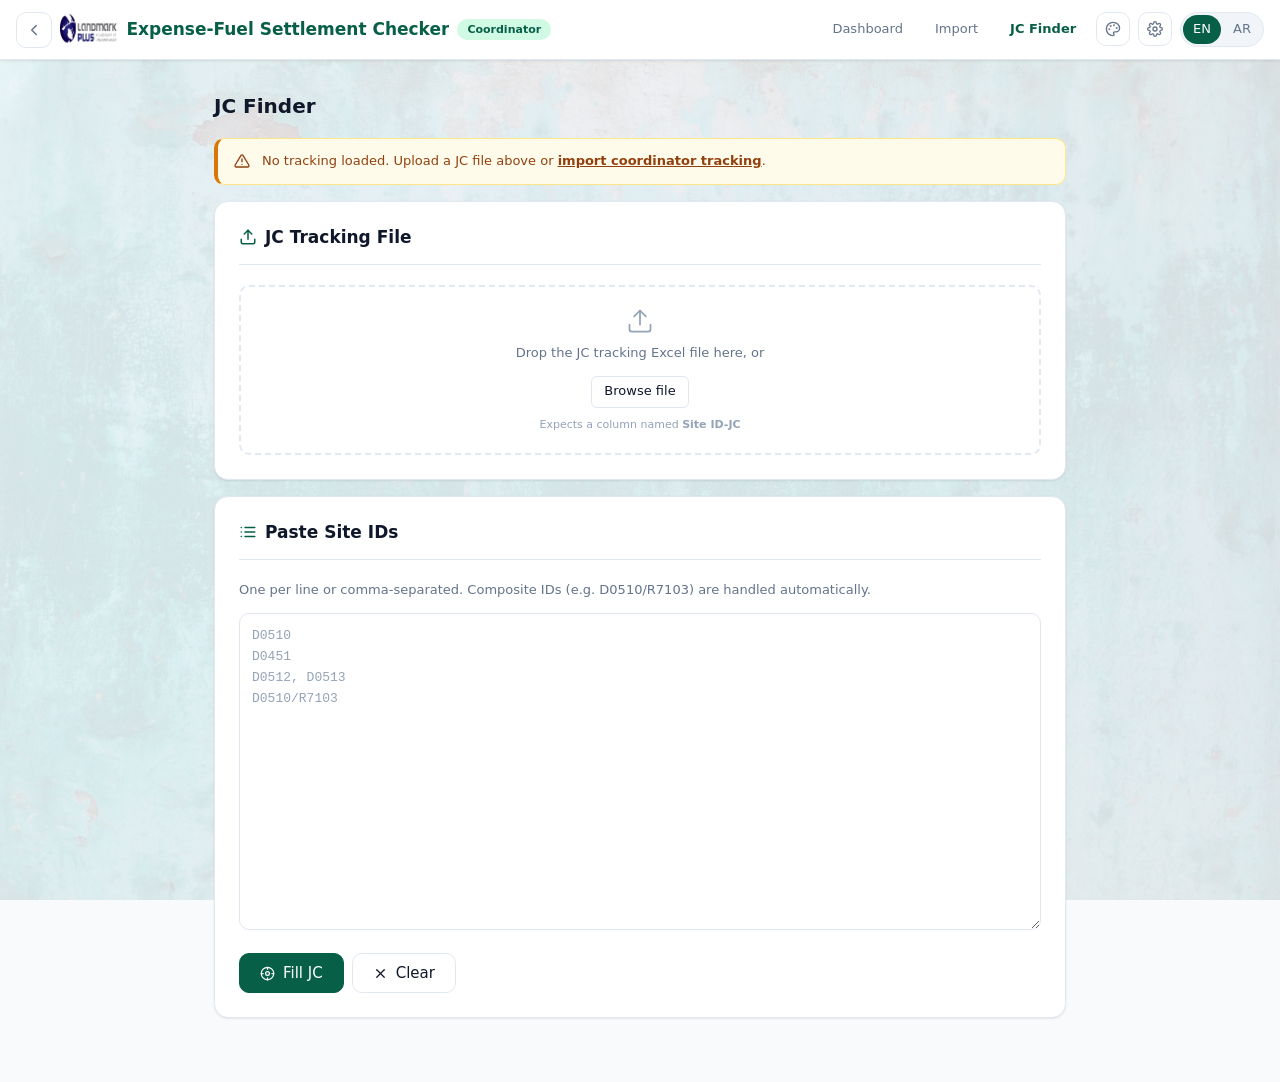
<file: coordinator-app/jc-finder.html>
<!DOCTYPE html>
<html lang="en" dir="ltr">
<head>
  <meta charset="UTF-8" />
  <meta name="viewport" content="width=device-width, initial-scale=1.0" />
  <meta name="description" content="Expense-Fuel Settlement Checker — JC Finder" />
  <title>JC Finder — Expense-Fuel Settlement Checker</title>

  <link rel="stylesheet" href="../shared/css/common.css" />
  <link rel="stylesheet" href="css/app.css" />

  <style>
    /* JC file upload card */
    .jc-drop-zone {
      border: 2px dashed var(--color-border);
      border-radius: var(--radius-md);
      padding: var(--sp-5) var(--sp-4);
      text-align: center;
      cursor: pointer;
      transition: border-color var(--transition), background var(--transition);
    }
    .jc-drop-zone:hover,
    .jc-drop-zone.dragging {
      border-color: var(--color-primary);
      background: var(--color-primary-subtle);
    }
    .jc-file-loaded-strip {
      display: flex;
      align-items: center;
      gap: var(--sp-3);
      padding: var(--sp-3) var(--sp-4);
      background: var(--color-success-bg);
      border: 1px solid #a7f3d0;
      border-radius: var(--radius-md);
    }
    .jc-file-icon {
      width: 36px;
      height: 36px;
      border-radius: var(--radius-md);
      background: #d1fae5;
      color: var(--color-success);
      display: flex;
      align-items: center;
      justify-content: center;
      flex-shrink: 0;
    }

    /* Tracking info strip */
    .tracking-strip {
      display: flex;
      align-items: center;
      gap: var(--sp-3);
      padding: var(--sp-3) var(--sp-4);
      border-radius: var(--radius-md);
      margin-bottom: var(--sp-4);
      font-size: var(--text-sm);
    }
    .tracking-strip.loaded {
      background: var(--color-success-bg);
      border: 1px solid #a7f3d0;
      color: #065f46;
    }
    .tracking-strip.missing {
      background: var(--color-warning-bg);
      border: 1px solid #fde68a;
      border-left: 4px solid var(--color-warning);
      color: #92400e;
    }

    /* Results table */
    .jc-site-cell  { font-family: 'Courier New', monospace; font-size: var(--text-sm); direction: ltr; font-weight: 600; }
    .jc-code-cell  { font-size: var(--text-sm); direction: ltr; }
    .jc-on-cell    { text-align: center; }
    .jc-notfound   { color: var(--color-text-muted); font-size: var(--text-xs); font-style: italic; }

    .results-footer {
      font-size: var(--text-xs);
      color: var(--color-text-muted);
      margin-top: var(--sp-3);
      padding-top: var(--sp-3);
      border-top: 1px solid var(--color-border);
      display: flex;
      align-items: center;
      justify-content: space-between;
      flex-wrap: wrap;
      gap: var(--sp-2);
    }
  </style>
</head>

<body class="coord-page">

  <!-- =======================================================================
       NAVBAR
  ======================================================================== -->
  <nav class="navbar" role="navigation" aria-label="Main navigation">

    <div class="coord-navbar-brand">
      <a href="index.html" class="page-back-btn" aria-label="Back to dashboard">
        <svg width="18" height="18" viewBox="0 0 24 24" fill="none"
             stroke="currentColor" stroke-width="2"
             stroke-linecap="round" stroke-linejoin="round">
          <polyline points="15 18 9 12 15 6"></polyline>
        </svg>
      </a>
      <img src="LMP Big Logo-Photoroom.png" class="coord-navbar-logo" alt="Landmark Plus" />
      <span class="coord-navbar-title">Expense-Fuel Settlement Checker</span>
      <span class="coord-role-chip">Coordinator</span>
    </div>

    <div class="navbar-actions">
      <a href="index.html"    class="coord-nav-link" data-i18n="dashboard">Dashboard</a>
      <a href="import.html"   class="coord-nav-link" data-i18n="import">Import</a>
      <a href="jc-finder.html" class="coord-nav-link active">JC Finder</a>

      <a href="settings.html" class="navbar-icon-btn" aria-label="Settings" title="Settings">
        <svg width="16" height="16" viewBox="0 0 24 24" fill="none" stroke="currentColor"
             stroke-width="2" stroke-linecap="round" stroke-linejoin="round" aria-hidden="true">
          <circle cx="12" cy="12" r="3"></circle>
          <path d="M19.4 15a1.65 1.65 0 0 0 .33 1.82l.06.06a2 2 0 0 1-2.83 2.83l-.06-.06a1.65 1.65 0 0 0-1.82-.33 1.65 1.65 0 0 0-1 1.51V21a2 2 0 0 1-4 0v-.09A1.65 1.65 0 0 0 9 19.4a1.65 1.65 0 0 0-1.82.33l-.06.06a2 2 0 0 1-2.83-2.83l.06-.06A1.65 1.65 0 0 0 4.68 15a1.65 1.65 0 0 0-1.51-1H3a2 2 0 0 1 0-4h.09A1.65 1.65 0 0 0 4.6 9a1.65 1.65 0 0 0-.33-1.82l-.06-.06a2 2 0 0 1 2.83-2.83l.06.06A1.65 1.65 0 0 0 9 4.68a1.65 1.65 0 0 0 1-1.51V3a2 2 0 0 1 4 0v.09a1.65 1.65 0 0 0 1 1.51 1.65 1.65 0 0 0 1.82-.33l.06-.06a2 2 0 0 1 2.83 2.83l-.06.06A1.65 1.65 0 0 0 19.4 9a1.65 1.65 0 0 0 1.51 1H21a2 2 0 0 1 0 4h-.09a1.65 1.65 0 0 0-1.51 1z"></path>
        </svg>
      </a>

      <div class="lang-toggle" role="group" aria-label="Language toggle">
        <button id="btnEn" aria-pressed="true">EN</button>
        <button id="btnAr" aria-pressed="false">AR</button>
      </div>
    </div>

  </nav><!-- /navbar -->


  <!-- =======================================================================
       PAGE CONTENT
  ======================================================================== -->
  <main class="container page-content" id="mainContent">

    <!-- Page header -->
    <div class="page-header">
      <h1 class="page-title">JC Finder</h1>
    </div>


    <!-- =====================================================================
         COORDINATOR TRACKING STATUS STRIP
    ====================================================================== -->
    <div id="trackingStrip"></div>


    <!-- =====================================================================
         JC TRACKING FILE UPLOAD CARD
    ====================================================================== -->
    <div class="card" id="jcUploadCard" style="margin-bottom:var(--sp-4)">

      <div class="card-header">
        <h2 class="card-title">
          <svg class="card-title-icon" width="18" height="18" viewBox="0 0 24 24" fill="none"
               stroke="currentColor" stroke-width="2"
               stroke-linecap="round" stroke-linejoin="round" aria-hidden="true">
            <path d="M21 15v4a2 2 0 0 1-2 2H5a2 2 0 0 1-2-2v-4"></path>
            <polyline points="17 8 12 3 7 8"></polyline>
            <line x1="12" y1="3" x2="12" y2="15"></line>
          </svg>
          JC Tracking File
        </h2>
      </div>

      <!-- Empty / drop state -->
      <div id="jcFileEmpty">
        <div id="jcDropZone" class="jc-drop-zone" role="button" tabindex="0"
             aria-label="Drop JC tracking Excel file here, or press Enter to browse">
          <svg width="28" height="28" viewBox="0 0 24 24" fill="none"
               stroke="var(--color-text-muted)" stroke-width="1.5"
               stroke-linecap="round" stroke-linejoin="round"
               style="margin:0 auto var(--sp-2)" aria-hidden="true">
            <path d="M21 15v4a2 2 0 0 1-2 2H5a2 2 0 0 1-2-2v-4"></path>
            <polyline points="17 8 12 3 7 8"></polyline>
            <line x1="12" y1="3" x2="12" y2="15"></line>
          </svg>
          <p style="font-size:var(--text-sm);color:var(--color-text-secondary);margin:0 0 var(--sp-3)">
            Drop the JC tracking Excel file here, or
          </p>
          <button type="button" class="btn btn-secondary btn-sm" id="btnBrowseJC"
                  onclick="event.stopPropagation()">
            Browse file
          </button>
          <p style="font-size:var(--text-xs);color:var(--color-text-muted);margin:var(--sp-2) 0 0">
            Expects a column named <strong>Site ID-JC</strong>
          </p>
        </div>
        <input type="file" id="jcFileInput" accept=".xlsx,.xlsm,.xlsb,.xls,.xlt,.xltx,.xltm"
               style="display:none" aria-hidden="true">
      </div>

      <!-- Loaded state -->
      <div id="jcFileLoaded" class="hidden">
        <div class="jc-file-loaded-strip">
          <div class="jc-file-icon" aria-hidden="true">
            <svg width="18" height="18" viewBox="0 0 24 24" fill="none"
                 stroke="currentColor" stroke-width="2"
                 stroke-linecap="round" stroke-linejoin="round">
              <polyline points="20 6 9 17 4 12"></polyline>
            </svg>
          </div>
          <div style="flex:1;min-width:0">
            <div id="jcFilename"
                 style="font-size:var(--text-sm);font-weight:600;color:var(--color-text-primary);
                        overflow:hidden;text-overflow:ellipsis;white-space:nowrap">—</div>
            <div id="jcSiteCount"
                 style="font-size:var(--text-xs);color:var(--color-text-muted);margin-top:2px">—</div>
          </div>
          <div style="display:flex;gap:var(--sp-2);flex-shrink:0">
            <button type="button" class="btn btn-secondary btn-sm" id="btnReplaceJC">Replace</button>
            <button type="button" class="btn btn-ghost btn-sm"    id="btnClearJC">Clear</button>
          </div>
        </div>
      </div>

    </div><!-- /jcUploadCard -->


    <!-- =====================================================================
         INPUT CARD
    ====================================================================== -->
    <div class="card" id="inputCard">

      <div class="card-header">
        <h2 class="card-title">
          <svg class="card-title-icon" width="18" height="18" viewBox="0 0 24 24" fill="none"
               stroke="currentColor" stroke-width="2"
               stroke-linecap="round" stroke-linejoin="round" aria-hidden="true">
            <line x1="8" y1="6" x2="21" y2="6"></line>
            <line x1="8" y1="12" x2="21" y2="12"></line>
            <line x1="8" y1="18" x2="21" y2="18"></line>
            <line x1="3" y1="6" x2="3.01" y2="6"></line>
            <line x1="3" y1="12" x2="3.01" y2="12"></line>
            <line x1="3" y1="18" x2="3.01" y2="18"></line>
          </svg>
          Paste Site IDs
        </h2>
      </div>

      <p style="font-size:var(--text-sm);color:var(--color-text-secondary);margin-bottom:var(--sp-3)">
        One per line or comma-separated. Composite IDs (e.g. D0510/R7103) are handled automatically.
      </p>

      <textarea
        id="siteInput"
        class="form-input"
        rows="14"
        placeholder="D0510&#10;D0451&#10;D0512, D0513&#10;D0510/R7103"
        style="font-family:'Courier New',monospace;font-size:var(--text-sm);resize:vertical;width:100%;box-sizing:border-box;height:auto;min-height:260px;padding:var(--sp-3)"
        spellcheck="false"
      ></textarea>

      <div style="display:flex;gap:var(--sp-2);margin-top:var(--sp-4);flex-wrap:wrap">
        <button type="button" class="btn btn-primary" id="btnFillJC">
          <svg width="15" height="15" viewBox="0 0 24 24" fill="none"
               stroke="currentColor" stroke-width="2"
               stroke-linecap="round" stroke-linejoin="round" aria-hidden="true">
            <circle cx="12" cy="12" r="10"></circle>
            <circle cx="12" cy="12" r="3"></circle>
            <line x1="12" y1="2" x2="12" y2="5"></line>
            <line x1="12" y1="19" x2="12" y2="22"></line>
            <line x1="2" y1="12" x2="5" y2="12"></line>
            <line x1="19" y1="12" x2="22" y2="12"></line>
          </svg>
          Fill JC
        </button>
        <button type="button" class="btn btn-secondary" id="btnClear">
          <svg width="15" height="15" viewBox="0 0 24 24" fill="none"
               stroke="currentColor" stroke-width="2"
               stroke-linecap="round" stroke-linejoin="round" aria-hidden="true">
            <line x1="18" y1="6" x2="6" y2="18"></line>
            <line x1="6" y1="6" x2="18" y2="18"></line>
          </svg>
          Clear
        </button>
      </div>

    </div><!-- /inputCard -->


    <!-- =====================================================================
         RESULTS CARD — hidden until Fill JC is clicked
    ====================================================================== -->
    <div class="card hidden" id="resultsCard" style="margin-top:var(--sp-4)">

      <div class="card-header">
        <h2 class="card-title">
          <svg class="card-title-icon" width="18" height="18" viewBox="0 0 24 24" fill="none"
               stroke="currentColor" stroke-width="2"
               stroke-linecap="round" stroke-linejoin="round" aria-hidden="true">
            <polyline points="20 6 9 17 4 12"></polyline>
          </svg>
          Results
        </h2>
        <button type="button" class="btn btn-secondary btn-sm" id="btnCopy">
          <svg width="14" height="14" viewBox="0 0 24 24" fill="none"
               stroke="currentColor" stroke-width="2"
               stroke-linecap="round" stroke-linejoin="round" aria-hidden="true">
            <rect x="9" y="9" width="13" height="13" rx="2" ry="2"></rect>
            <path d="M5 15H4a2 2 0 0 1-2-2V4a2 2 0 0 1 2-2h9a2 2 0 0 1 2 2v1"></path>
          </svg>
          Old/New Sites
        </button>
        <button type="button" class="btn btn-secondary btn-sm" id="btnCopyJC">
          <svg width="14" height="14" viewBox="0 0 24 24" fill="none"
               stroke="currentColor" stroke-width="2"
               stroke-linecap="round" stroke-linejoin="round" aria-hidden="true">
            <rect x="9" y="9" width="13" height="13" rx="2" ry="2"></rect>
            <path d="M5 15H4a2 2 0 0 1-2-2V4a2 2 0 0 1 2-2h9a2 2 0 0 1 2 2v1"></path>
          </svg>
          Copy JC
        </button>
      </div>

      <div style="overflow-x:auto;-webkit-overflow-scrolling:touch">
        <table class="table" id="resultsTable" aria-label="JC lookup results">
          <thead>
            <tr>
              <th style="width:40px" aria-label="Row number">#</th>
              <th>Site ID</th>
              <th>Job Code</th>
              <th style="min-width:80px;text-align:center">Old / New</th>
            </tr>
          </thead>
          <tbody id="resultsBody"></tbody>
        </table>
      </div>

      <div class="results-footer" id="resultsSummary"></div>

    </div><!-- /resultsCard -->


  </main><!-- /main -->


  <!-- Toast container -->
  <div id="toast-container" class="toast-container" aria-live="polite" aria-atomic="false"></div>


  <!-- =======================================================================
       SCRIPTS
  ======================================================================== -->
  <script src="https://cdn.sheetjs.com/xlsx-latest/package/dist/xlsx.full.min.js"></script>
  <script src="../shared/js/translations.js"></script>
  <script src="../shared/js/lists.js"></script>
  <script src="../shared/js/utils.js"></script>
  <script src="../shared/js/validations.js"></script>
  <script src="js/app.js"></script>
  <script src="js/settings.js"></script>
  <script src="js/coord-tracking.js"></script>
  <script src="js/jc-finder.js"></script>

</body>
</html>
</file>
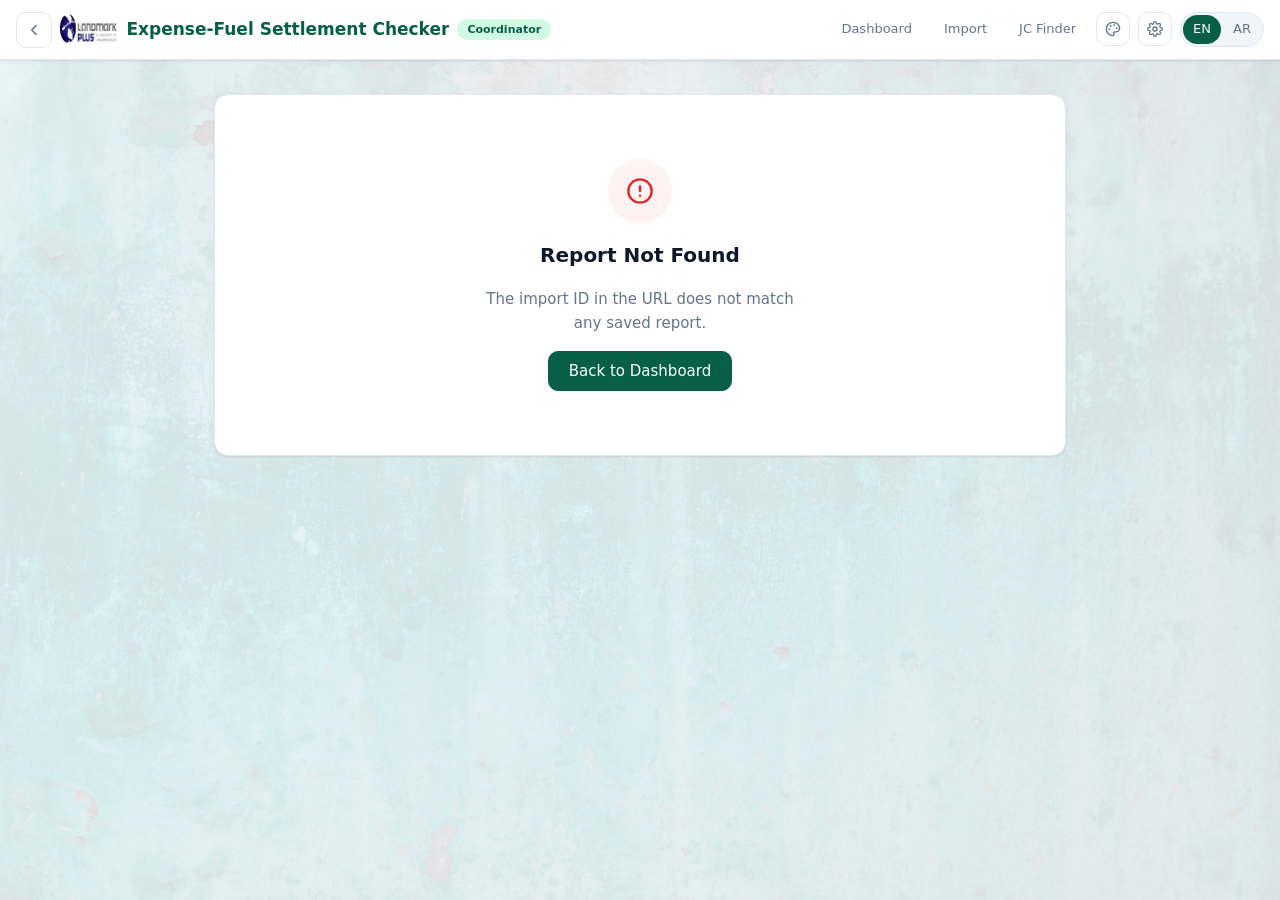
<file: coordinator-app/review-expenses.html>
<!DOCTYPE html>
<html lang="en" dir="ltr">
<head>
  <meta charset="UTF-8" />
  <meta name="viewport" content="width=device-width, initial-scale=1.0" />
  <meta name="description" content="Expense-Fuel Settlement Checker — Review Expenses" />
  <title>Review Expenses — Expense-Fuel Settlement Checker</title>

  <link rel="stylesheet" href="../shared/css/common.css" />
  <link rel="stylesheet" href="css/app.css" />

  <style>
    /* -----------------------------------------------------------------------
       Page-scoped
    ----------------------------------------------------------------------- */

    /* Override toolbar top — this page has no tab bar, only the 60px navbar */
    .review-toolbar { top: 70px; }

    /* Validation banner */
    .validation-banner {
      display: flex;
      align-items: flex-start;
      gap: var(--sp-4);
      padding: var(--sp-4) var(--sp-5);
      background: var(--color-warning-bg);
      border: 1px solid #fde68a;
      border-left: 4px solid var(--color-warning);
      border-radius: var(--radius-lg);
      margin-bottom: var(--sp-4);
    }
    [dir="rtl"] .validation-banner {
      border-left: 1px solid #fde68a;
      border-right: 4px solid var(--color-warning);
    }

    .validation-banner-icon {
      width: 40px;
      height: 40px;
      border-radius: 50%;
      background: #fef3c7;
      color: var(--color-warning);
      display: flex;
      align-items: center;
      justify-content: center;
      flex-shrink: 0;
    }

    .validation-banner-body { flex: 1; min-width: 0; }

    .validation-banner-title {
      font-size: var(--text-base);
      font-weight: 600;
      color: #92400e;
      margin-bottom: var(--sp-2);
    }

    .validation-issue-list {
      list-style: none;
      padding: 0;
      margin: 0;
      display: flex;
      flex-direction: column;
      gap: 4px;
    }

    .validation-issue-list li {
      font-size: var(--text-sm);
      color: #a16207;
      display: flex;
      align-items: flex-start;
      gap: var(--sp-2);
      line-height: 1.4;
    }

    .validation-issue-list li::before {
      content: '·';
      font-weight: 700;
      flex-shrink: 0;
      margin-top: 1px;
    }

    /* Table: status select */
    .status-select {
      padding: 4px 8px;
      border: 1px solid var(--color-border);
      border-radius: var(--radius-sm);
      font-size: var(--text-xs);
      font-weight: 600;
      background: var(--color-surface);
      cursor: pointer;
      transition: border-color var(--transition);
      min-width: 100px;
    }

    .status-select:focus {
      outline: none;
      border-color: var(--color-primary);
      box-shadow: 0 0 0 3px var(--color-primary-light);
    }

    .status-select.status-approved { color: var(--color-success); border-color: #a7f3d0; background: var(--color-success-bg); }
    .status-select.status-flagged  { color: var(--color-danger);  border-color: #fecaca; background: var(--color-danger-bg);  }
    .status-select.status-warning  { color: var(--color-warning); border-color: #fde68a; background: var(--color-warning-bg); }
    .status-select.status-pending  { color: var(--color-text-secondary); }

    /* Site-not-found warning row */
    .row-status-warning { background: #fffbeb !important; }
    .row-status-warning td { border-bottom-color: #fde68a; }
    .row-status-warning td:first-child { border-left: 3px solid var(--color-warning); }
    [dir="rtl"] .row-status-warning td:first-child { border-left: none; }
    [dir="rtl"] .row-status-warning td:last-child  { border-right: 3px solid var(--color-warning); }

    /* Site warning badge on row number cell */
    .site-warn-icon {
      display: inline-flex; align-items: center; justify-content: center;
      width: 14px; height: 14px; border-radius: 50%;
      background: var(--color-warning); color: #fff;
      font-size: 9px; font-weight: 700; margin-left: 4px;
      vertical-align: middle; cursor: default;
    }

    /* Table: note input */
    .note-input {
      width: 100%;
      min-width: 120px;
      padding: 4px 8px;
      border: 1px solid var(--color-border);
      border-radius: var(--radius-sm);
      font-size: var(--text-xs);
      color: var(--color-text-primary);
      background: var(--color-surface);
      transition: border-color var(--transition);
    }

    .note-input:focus {
      outline: none;
      border-color: var(--color-primary);
      box-shadow: 0 0 0 3px var(--color-primary-light);
    }

    /* Row number — muted */
    .row-num {
      font-size: var(--text-xs);
      color: var(--color-text-muted);
      font-variant-numeric: tabular-nums;
      text-align: center;
    }

    /* Amount cell — always LTR */
    .amount-cell {
      font-weight: 600;
      color: var(--color-primary);
      direction: ltr;
      white-space: nowrap;
    }

    /* Issue dot on a row that has validation errors */
    .has-issues td:first-child::after {
      content: '!';
      display: inline-flex;
      align-items: center;
      justify-content: center;
      width: 14px;
      height: 14px;
      border-radius: 50%;
      background: var(--color-warning);
      color: #fff;
      font-size: 9px;
      font-weight: 700;
      margin-left: 4px;
      vertical-align: middle;
    }

    /* Truncate long description cells */
    .desc-cell {
      max-width: 160px;
      overflow: hidden;
      text-overflow: ellipsis;
      white-space: nowrap;
    }

    /* Empty + error states */
    .page-error-card {
      display: flex;
      flex-direction: column;
      align-items: center;
      text-align: center;
      gap: var(--sp-4);
      padding: var(--sp-10) var(--sp-6);
    }

    .page-error-icon {
      width: 64px;
      height: 64px;
      border-radius: 50%;
      background: var(--color-danger-bg);
      color: var(--color-danger);
      display: flex;
      align-items: center;
      justify-content: center;
    }

    /* Bottom save bar */
    .bottom-save-bar {
      display: flex;
      justify-content: flex-end;
      gap: var(--sp-3);
      padding: var(--sp-4) 0;
      margin-top: var(--sp-2);
      border-top: 1px solid var(--color-border);
    }

    /* Inline editable cell inputs */
    .cell-edit-input {
      width: 100%;
      padding: 3px 6px;
      border: 1px solid transparent;
      border-radius: var(--radius-sm);
      font-size: var(--text-sm);
      font-family: var(--font);
      color: var(--color-text-primary);
      background: transparent;
      transition: border-color 150ms ease, background 150ms ease, box-shadow 150ms ease;
      min-width: 55px;
      box-sizing: border-box;
    }

    .cell-edit-input:hover {
      border-color: var(--color-border);
      background: var(--color-surface);
    }

    .cell-edit-input:focus {
      outline: none;
      border-color: var(--color-border-focus);
      background: var(--color-surface);
      box-shadow: 0 0 0 2px var(--color-primary-light);
    }

    /* Amount input — right-aligned, no spinner arrows */
    .cell-edit-input[type="number"] {
      text-align: right;
      -moz-appearance: textfield;
      font-weight: 600;
      color: var(--color-primary);
    }
    .cell-edit-input[type="number"]::-webkit-outer-spin-button,
    .cell-edit-input[type="number"]::-webkit-inner-spin-button {
      -webkit-appearance: none;
      margin: 0;
    }

    /* Keep inputs readable inside coloured rows */
    .row-flagged  .cell-edit-input:hover,
    .row-flagged  .cell-edit-input:focus  { background: #fff5f5; }
    .row-approved .cell-edit-input:hover,
    .row-approved .cell-edit-input:focus  { background: #f0fdf4; }

    /* Textarea variant — used for Site ID and Job Code so multi-value cells wrap */
    textarea.cell-edit-input {
      display: block;
      resize: none;
      overflow: hidden;
      line-height: 1.5;
      padding-top: 4px;
      padding-bottom: 4px;
      min-height: 28px;
      word-break: break-all;
    }
  </style>
</head>

<body class="coord-page">

  <!-- =======================================================================
       NAVBAR
  ======================================================================== -->
  <nav class="navbar" role="navigation" aria-label="Main navigation">

    <div class="coord-navbar-brand">
      <a href="index.html" class="page-back-btn" aria-label="Back to dashboard">
        <svg width="18" height="18" viewBox="0 0 24 24" fill="none"
             stroke="currentColor" stroke-width="2"
             stroke-linecap="round" stroke-linejoin="round">
          <polyline points="15 18 9 12 15 6"></polyline>
        </svg>
      </a>
      <img src="LMP Big Logo-Photoroom.png" class="coord-navbar-logo" alt="Landmark Plus" />
      <span class="coord-navbar-title">Expense-Fuel Settlement Checker</span>
      <span class="coord-role-chip">Coordinator</span>
    </div>

    <div class="navbar-actions">
      <a href="index.html"    class="coord-nav-link" data-i18n="dashboard">Dashboard</a>
      <a href="import.html"   class="coord-nav-link" data-i18n="import">Import</a>
      <a href="jc-finder.html" class="coord-nav-link">JC Finder</a>

      <a href="settings.html" class="navbar-icon-btn" aria-label="Settings" title="Settings">
        <svg width="16" height="16" viewBox="0 0 24 24" fill="none" stroke="currentColor"
             stroke-width="2" stroke-linecap="round" stroke-linejoin="round" aria-hidden="true">
          <circle cx="12" cy="12" r="3"></circle>
          <path d="M19.4 15a1.65 1.65 0 0 0 .33 1.82l.06.06a2 2 0 0 1-2.83 2.83l-.06-.06a1.65 1.65 0 0 0-1.82-.33 1.65 1.65 0 0 0-1 1.51V21a2 2 0 0 1-4 0v-.09A1.65 1.65 0 0 0 9 19.4a1.65 1.65 0 0 0-1.82.33l-.06.06a2 2 0 0 1-2.83-2.83l.06-.06A1.65 1.65 0 0 0 4.68 15a1.65 1.65 0 0 0-1.51-1H3a2 2 0 0 1 0-4h.09A1.65 1.65 0 0 0 4.6 9a1.65 1.65 0 0 0-.33-1.82l-.06-.06a2 2 0 0 1 2.83-2.83l.06.06A1.65 1.65 0 0 0 9 4.68a1.65 1.65 0 0 0 1-1.51V3a2 2 0 0 1 4 0v.09a1.65 1.65 0 0 0 1 1.51 1.65 1.65 0 0 0 1.82-.33l.06-.06a2 2 0 0 1 2.83 2.83l-.06.06A1.65 1.65 0 0 0 19.4 9a1.65 1.65 0 0 0 1.51 1H21a2 2 0 0 1 0 4h-.09a1.65 1.65 0 0 0-1.51 1z"></path>
        </svg>
      </a>

      <div class="lang-toggle" role="group" aria-label="Language toggle">
        <button id="btnEn" aria-pressed="true">EN</button>
        <button id="btnAr" aria-pressed="false">AR</button>
      </div>
    </div>

  </nav><!-- /navbar -->


  <!-- =======================================================================
       PAGE CONTENT
  ======================================================================== -->
  <main class="container page-content" id="mainContent">

    <!-- Error state (import not found) -->
    <div id="pageErrorSection" class="hidden">
      <div class="card">
        <div class="page-error-card">
          <div class="page-error-icon" aria-hidden="true">
            <svg width="28" height="28" viewBox="0 0 24 24" fill="none"
                 stroke="currentColor" stroke-width="2"
                 stroke-linecap="round" stroke-linejoin="round">
              <circle cx="12" cy="12" r="10"></circle>
              <line x1="12" y1="8" x2="12" y2="12"></line>
              <line x1="12" y1="16" x2="12.01" y2="16"></line>
            </svg>
          </div>
          <div style="font-size:var(--text-xl);font-weight:700;color:var(--color-text-primary)">
            Report Not Found
          </div>
          <p style="font-size:var(--text-base);color:var(--color-text-secondary);max-width:320px;line-height:1.6">
            The import ID in the URL does not match any saved report.
          </p>
          <a href="index.html" class="btn btn-primary">Back to Dashboard</a>
        </div>
      </div>
    </div>

    <!-- Main review content -->
    <div id="reviewContent" class="hidden">

      <!-- Page header -->
      <div class="page-header" style="margin-bottom:var(--sp-4)">
        <div style="flex:1;min-width:0">
          <div style="display:flex;align-items:center;gap:var(--sp-2);flex-wrap:wrap">
            <h1 class="page-title" id="pageTitle" style="margin:0">Expense Review</h1>
            <span class="tracking-chip hidden" id="trackingChip"></span>
          </div>
          <div style="font-size:var(--text-sm);color:var(--color-text-secondary);margin-top:4px" id="pageSubtitle"></div>
        </div>
        <!-- Link to fuel review for the same import -->
        <a id="switchToFuelBtn" href="#" class="btn btn-secondary btn-sm">
          <svg width="14" height="14" viewBox="0 0 24 24" fill="none"
               stroke="currentColor" stroke-width="2"
               stroke-linecap="round" stroke-linejoin="round" aria-hidden="true">
            <path d="M3 22V9a4 4 0 0 1 4-4h10l3 3v14"></path>
            <path d="M3 22h18"></path>
            <rect x="7" y="14" width="4" height="8"></rect>
            <path d="M13 14h4v3a2 2 0 0 1-2 2h0a2 2 0 0 1-2-2v-3z"></path>
          </svg>
          <span data-i18n="reviewFuel">Review Fuel</span>
        </a>
      </div>

      <!-- Warnings card — site existence check, rendered by review.js -->
      <div id="warningsCard" class="hidden" style="margin-bottom:var(--sp-3)"></div>

      <!-- Review toolbar -->
      <div class="review-toolbar" id="reviewToolbar" role="toolbar" aria-label="Review actions">
        <div class="review-toolbar-left">
          <div class="toolbar-progress">
            <div class="toolbar-progress-bar" role="progressbar"
                 aria-valuenow="0" aria-valuemin="0" aria-valuemax="100"
                 id="toolbarProgressBar">
              <div class="toolbar-progress-fill" id="toolbarProgressFill" style="width:0%"></div>
            </div>
            <span class="toolbar-progress-text" id="toolbarProgressText">0 / 0 reviewed</span>
          </div>
        </div>

        <div class="review-toolbar-right">
          <button type="button" class="btn btn-secondary btn-sm" id="btnAutoFillJC"
                  title="Fill empty Job Code cells from the Coordinator Tracking sheet">
            <svg width="14" height="14" viewBox="0 0 24 24" fill="none"
                 stroke="currentColor" stroke-width="2"
                 stroke-linecap="round" stroke-linejoin="round" aria-hidden="true">
              <circle cx="12" cy="12" r="10"></circle>
              <circle cx="12" cy="12" r="3"></circle>
              <line x1="12" y1="2" x2="12" y2="5"></line>
              <line x1="12" y1="19" x2="12" y2="22"></line>
              <line x1="2" y1="12" x2="5" y2="12"></line>
              <line x1="19" y1="12" x2="22" y2="12"></line>
            </svg>
            Auto-fill JC
          </button>

          <button type="button" class="toolbar-bulk-approve" id="btnApproveAll">
            <svg width="14" height="14" viewBox="0 0 24 24" fill="none"
                 stroke="currentColor" stroke-width="2.5"
                 stroke-linecap="round" stroke-linejoin="round" aria-hidden="true">
              <polyline points="20 6 9 17 4 12"></polyline>
            </svg>
            <span data-i18n="approveAll">Approve All</span>
          </button>

          <button type="button" class="btn btn-primary btn-sm" id="btnSaveReviews">
            <svg width="14" height="14" viewBox="0 0 24 24" fill="none"
                 stroke="currentColor" stroke-width="2"
                 stroke-linecap="round" stroke-linejoin="round" aria-hidden="true">
              <path d="M19 21H5a2 2 0 0 1-2-2V5a2 2 0 0 1 2-2h11l5 5v11a2 2 0 0 1-2 2z"></path>
              <polyline points="17 21 17 13 7 13 7 21"></polyline>
              <polyline points="7 3 7 8 15 8"></polyline>
            </svg>
            <span data-i18n="saveReviews">Save Reviews</span>
          </button>
        </div>
      </div><!-- /review-toolbar -->

      <!-- Expenses table card -->
      <div class="card" style="padding:0;overflow:hidden">
        <div style="overflow-x:auto;-webkit-overflow-scrolling:touch">
          <table class="table review-table" id="expenseTable" aria-label="Expenses review table">
            <thead>
              <tr>
                <th style="width:40px" aria-label="Row number">#</th>
                <th data-i18n="date">Date</th>
                <th data-i18n="project">Project</th>
                <th data-i18n="siteId">Site ID</th>
                <th data-i18n="jobCode">Job Code</th>
                <th data-i18n="category">Category</th>
                <th data-i18n="description">Description</th>
                <th data-i18n="amount">Amount</th>
                <th style="min-width:130px" data-i18n="comment">Comment</th>
                <th style="min-width:72px">Old/New</th>
                <th style="min-width:120px">Approval STS</th>
              </tr>
            </thead>
            <tbody id="expenseTableBody">
              <!-- Populated by inline script -->
            </tbody>
          </table>
        </div>

        <!-- Empty state -->
        <div id="expenseEmptyState" class="hidden"
             style="padding:var(--sp-10) var(--sp-6);text-align:center;color:var(--color-text-muted)">
          <svg width="36" height="36" viewBox="0 0 24 24" fill="none"
               stroke="currentColor" stroke-width="1.5"
               stroke-linecap="round" stroke-linejoin="round"
               style="margin-bottom:var(--sp-3);opacity:.4" aria-hidden="true">
            <path d="M14 2H6a2 2 0 0 0-2 2v16a2 2 0 0 0 2 2h12a2 2 0 0 0 2-2V8z"></path>
            <polyline points="14 2 14 8 20 8"></polyline>
          </svg>
          <div data-i18n="noEntries">No expense entries in this report.</div>
        </div>
      </div><!-- /table card -->

      <!-- Bottom save bar -->
      <div class="bottom-save-bar">
        <a href="index.html" class="btn btn-secondary">
          <svg width="16" height="16" viewBox="0 0 24 24" fill="none"
               stroke="currentColor" stroke-width="2"
               stroke-linecap="round" stroke-linejoin="round" aria-hidden="true">
            <polyline points="15 18 9 12 15 6"></polyline>
          </svg>
          <span data-i18n="back">Back</span>
        </a>
        <button type="button" class="btn btn-primary" id="btnSaveReviewsBottom">
          <svg width="16" height="16" viewBox="0 0 24 24" fill="none"
               stroke="currentColor" stroke-width="2"
               stroke-linecap="round" stroke-linejoin="round" aria-hidden="true">
            <path d="M19 21H5a2 2 0 0 1-2-2V5a2 2 0 0 1 2-2h11l5 5v11a2 2 0 0 1-2 2z"></path>
            <polyline points="17 21 17 13 7 13 7 21"></polyline>
            <polyline points="7 3 7 8 15 8"></polyline>
          </svg>
          <span data-i18n="saveReviews">Save Reviews</span>
        </button>
      </div>

    </div><!-- /reviewContent -->

  </main><!-- /main -->


  <!-- Toast container -->
  <div id="toast-container" class="toast-container" aria-live="polite" aria-atomic="false"></div>


  <!-- =======================================================================
       SCRIPTS
  ======================================================================== -->
  <script src="https://cdn.sheetjs.com/xlsx-latest/package/dist/xlsx.full.min.js"></script>
  <script src="../shared/js/translations.js"></script>
  <script src="../shared/js/lists.js"></script>
  <script src="../shared/js/utils.js"></script>
  <script src="../shared/js/validations.js"></script>
  <script src="js/app.js"></script>
  <script src="js/settings.js"></script>
  <script src="js/coord-tracking.js"></script>
  <script src="js/review.js"></script>

</body>
</html>
</file>
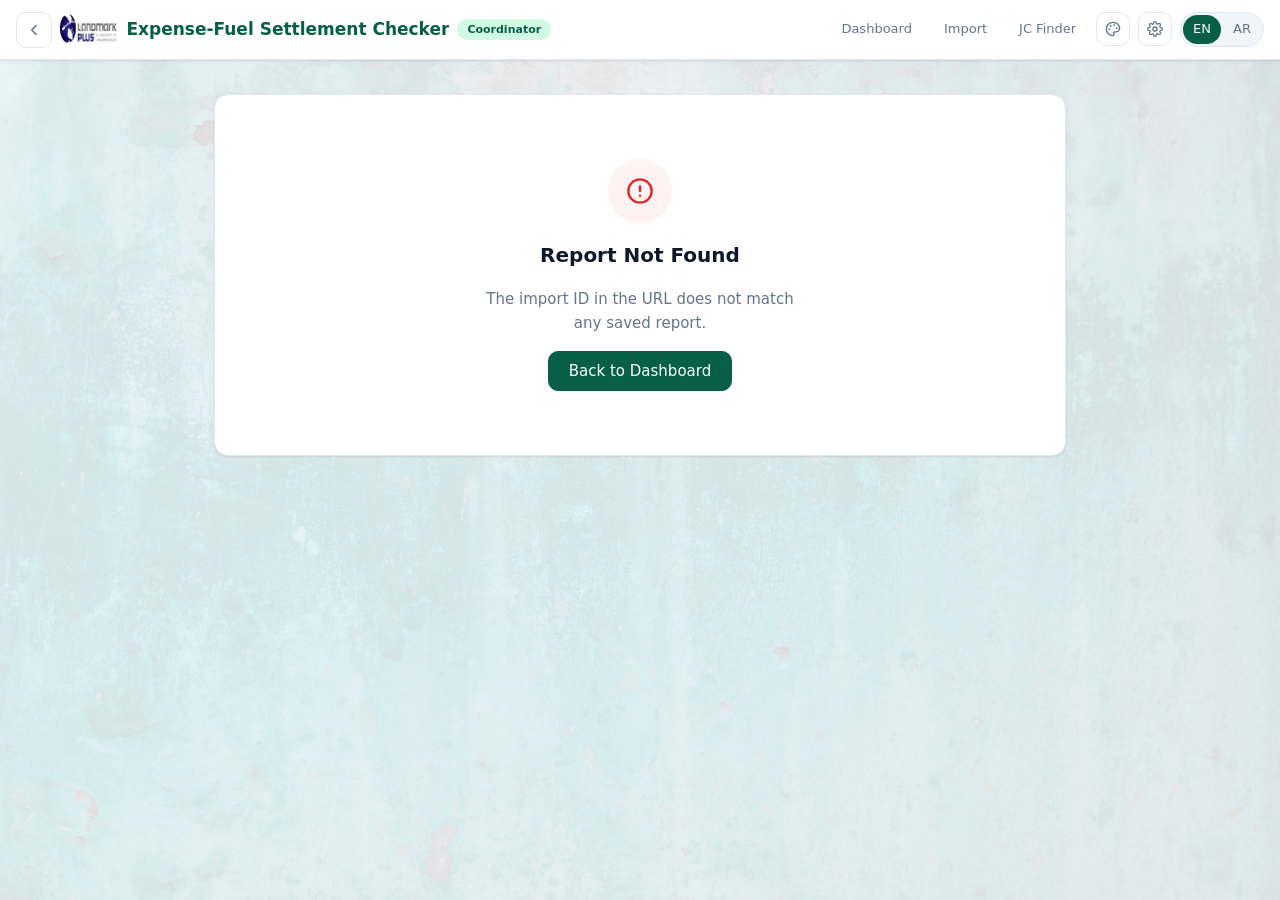
<file: coordinator-app/review-fuel.html>
<!DOCTYPE html>
<html lang="en" dir="ltr">
<head>
  <meta charset="UTF-8" />
  <meta name="viewport" content="width=device-width, initial-scale=1.0" />
  <meta name="description" content="Expense-Fuel Settlement Checker — Review Fuel" />
  <title>Review Fuel — Expense-Fuel Settlement Checker</title>

  <link rel="stylesheet" href="../shared/css/common.css" />
  <link rel="stylesheet" href="css/app.css" />

  <style>
    /* -----------------------------------------------------------------------
       Page-scoped
    ----------------------------------------------------------------------- */

    /* No tab bar on this page */
    .review-toolbar { top: 70px; }

    /* KM mismatch row — amber warning */
    .row-warning {
      background: #fffbeb !important;
    }
    .row-warning td {
      border-bottom-color: #fde68a;
    }
    /* Left accent border for warning row */
    .row-warning td:first-child {
      border-left: 3px solid var(--color-warning);
    }
    [dir="rtl"] .row-warning td:first-child {
      border-left: none;
    }
    [dir="rtl"] .row-warning td:last-child {
      border-right: 3px solid var(--color-warning);
    }

    /* Totals row */
    .totals-row td {
      font-weight: 700;
      color: var(--color-text-primary);
      background: var(--color-surface-2);
      border-top: 2px solid var(--color-border);
      font-size: var(--text-sm);
    }

    .totals-row .total-value {
      color: var(--color-primary);
      font-size: var(--text-base);
    }

    /* Validation banner */
    .validation-banner {
      display: flex;
      align-items: flex-start;
      gap: var(--sp-4);
      padding: var(--sp-4) var(--sp-5);
      background: var(--color-warning-bg);
      border: 1px solid #fde68a;
      border-left: 4px solid var(--color-warning);
      border-radius: var(--radius-lg);
      margin-bottom: var(--sp-4);
    }
    [dir="rtl"] .validation-banner {
      border-left: 1px solid #fde68a;
      border-right: 4px solid var(--color-warning);
    }

    .validation-banner-icon {
      width: 40px;
      height: 40px;
      border-radius: 50%;
      background: #fef3c7;
      color: var(--color-warning);
      display: flex;
      align-items: center;
      justify-content: center;
      flex-shrink: 0;
    }

    .validation-banner-body { flex: 1; min-width: 0; }

    .validation-banner-title {
      font-size: var(--text-base);
      font-weight: 600;
      color: #92400e;
      margin-bottom: var(--sp-2);
    }

    .validation-issue-list {
      list-style: none;
      padding: 0;
      margin: 0;
      display: flex;
      flex-direction: column;
      gap: 4px;
    }
    .validation-issue-list li {
      font-size: var(--text-sm);
      color: #a16207;
      display: flex;
      align-items: flex-start;
      gap: var(--sp-2);
      line-height: 1.4;
    }
    .validation-issue-list li::before {
      content: '·';
      font-weight: 700;
      flex-shrink: 0;
      margin-top: 1px;
    }

    /* Status select */
    .status-select {
      padding: 4px 8px;
      border: 1px solid var(--color-border);
      border-radius: var(--radius-sm);
      font-size: var(--text-xs);
      font-weight: 600;
      background: var(--color-surface);
      cursor: pointer;
      transition: border-color var(--transition);
      min-width: 100px;
    }
    .status-select:focus {
      outline: none;
      border-color: var(--color-primary);
      box-shadow: 0 0 0 3px var(--color-primary-light);
    }
    .status-select.status-approved { color: var(--color-success); border-color: #a7f3d0; background: var(--color-success-bg); }
    .status-select.status-flagged  { color: var(--color-danger);  border-color: #fecaca; background: var(--color-danger-bg);  }
    .status-select.status-warning  { color: var(--color-warning); border-color: #fde68a; background: var(--color-warning-bg); }
    .status-select.status-pending  { color: var(--color-text-secondary); }

    /* Site-not-found warning row */
    .row-status-warning { background: #fffbeb !important; }
    .row-status-warning td { border-bottom-color: #fde68a; }
    .row-status-warning td:first-child { border-left: 3px solid var(--color-warning); }
    [dir="rtl"] .row-status-warning td:first-child { border-left: none; }
    [dir="rtl"] .row-status-warning td:last-child  { border-right: 3px solid var(--color-warning); }

    /* Site warning badge on row number cell */
    .site-warn-icon {
      display: inline-flex; align-items: center; justify-content: center;
      width: 14px; height: 14px; border-radius: 50%;
      background: var(--color-warning); color: #fff;
      font-size: 9px; font-weight: 700; margin-left: 4px;
      vertical-align: middle; cursor: default;
    }

    /* Note input */
    .note-input {
      width: 100%;
      min-width: 120px;
      padding: 4px 8px;
      border: 1px solid var(--color-border);
      border-radius: var(--radius-sm);
      font-size: var(--text-xs);
      color: var(--color-text-primary);
      background: var(--color-surface);
      transition: border-color var(--transition);
    }
    .note-input:focus {
      outline: none;
      border-color: var(--color-primary);
      box-shadow: 0 0 0 3px var(--color-primary-light);
    }

    /* KM warning pre-filled note style */
    .note-input.km-warning {
      background: #fffbeb;
      border-color: #fde68a;
      color: #92400e;
    }

    .row-num {
      font-size: var(--text-xs);
      color: var(--color-text-muted);
      font-variant-numeric: tabular-nums;
      text-align: center;
    }

    /* KM mismatch warning icon in the # cell */
    .km-warn-icon {
      display: inline-flex;
      align-items: center;
      justify-content: center;
      width: 14px;
      height: 14px;
      border-radius: 50%;
      background: var(--color-warning);
      color: #fff;
      font-size: 9px;
      font-weight: 700;
      margin-left: 3px;
      vertical-align: middle;
    }

    .num-cell  { direction: ltr; white-space: nowrap; }
    .fuel-cell { font-weight: 600; color: var(--color-primary); direction: ltr; white-space: nowrap; }

    /* Row error dot */
    .has-issues td:first-child::after {
      content: '!';
      display: inline-flex;
      align-items: center;
      justify-content: center;
      width: 14px;
      height: 14px;
      border-radius: 50%;
      background: var(--color-danger);
      color: #fff;
      font-size: 9px;
      font-weight: 700;
      margin-left: 4px;
      vertical-align: middle;
    }
    /* Don't double-render if both km warning and error dot */
    .row-warning.has-issues td:first-child::after {
      background: var(--color-danger);
    }

    .page-error-card {
      display: flex;
      flex-direction: column;
      align-items: center;
      text-align: center;
      gap: var(--sp-4);
      padding: var(--sp-10) var(--sp-6);
    }

    .page-error-icon {
      width: 64px;
      height: 64px;
      border-radius: 50%;
      background: var(--color-danger-bg);
      color: var(--color-danger);
      display: flex;
      align-items: center;
      justify-content: center;
    }

    .bottom-save-bar {
      display: flex;
      justify-content: flex-end;
      gap: var(--sp-3);
      padding: var(--sp-4) 0;
      margin-top: var(--sp-2);
      border-top: 1px solid var(--color-border);
    }

    /* Inline editable cell inputs (same as review-expenses) */
    .cell-edit-input {
      width: 100%;
      padding: 3px 6px;
      border: 1px solid transparent;
      border-radius: var(--radius-sm);
      font-size: var(--text-sm);
      font-family: var(--font);
      color: var(--color-text-primary);
      background: transparent;
      transition: border-color 150ms ease, background 150ms ease, box-shadow 150ms ease;
      min-width: 55px;
      box-sizing: border-box;
    }
    .cell-edit-input:hover  { border-color: var(--color-border); background: var(--color-surface); }
    .cell-edit-input:focus  { outline: none; border-color: var(--color-border-focus); background: var(--color-surface); box-shadow: 0 0 0 2px var(--color-primary-light); }
    .cell-edit-input[type="number"] { text-align: right; -moz-appearance: textfield; font-weight: 600; }
    .cell-edit-input[type="number"]::-webkit-outer-spin-button,
    .cell-edit-input[type="number"]::-webkit-inner-spin-button { -webkit-appearance: none; margin: 0; }

    textarea.cell-edit-input { display: block; resize: none; overflow: hidden; line-height: 1.5; padding-top: 4px; padding-bottom: 4px; min-height: 28px; word-break: break-all; }

    .row-warning  .cell-edit-input:hover, .row-warning  .cell-edit-input:focus  { background: #fffde7; }
    .row-approved .cell-edit-input:hover, .row-approved .cell-edit-input:focus  { background: #f0fdf4; }
    .row-flagged  .cell-edit-input:hover, .row-flagged  .cell-edit-input:focus  { background: #fff5f5; }

    /* KM gap: amber tint on the start-km input */
    .cell-edit-input.km-gap { color: var(--color-warning); border-color: #fde68a; }
  </style>
</head>

<body class="coord-page">

  <!-- =======================================================================
       NAVBAR
  ======================================================================== -->
  <nav class="navbar" role="navigation" aria-label="Main navigation">

    <div class="coord-navbar-brand">
      <a href="index.html" class="page-back-btn" aria-label="Back to dashboard">
        <svg width="18" height="18" viewBox="0 0 24 24" fill="none"
             stroke="currentColor" stroke-width="2"
             stroke-linecap="round" stroke-linejoin="round">
          <polyline points="15 18 9 12 15 6"></polyline>
        </svg>
      </a>
      <img src="LMP Big Logo-Photoroom.png" class="coord-navbar-logo" alt="Landmark Plus" />
      <span class="coord-navbar-title">Expense-Fuel Settlement Checker</span>
      <span class="coord-role-chip">Coordinator</span>
    </div>

    <div class="navbar-actions">
      <a href="index.html"    class="coord-nav-link" data-i18n="dashboard">Dashboard</a>
      <a href="import.html"   class="coord-nav-link" data-i18n="import">Import</a>
      <a href="jc-finder.html" class="coord-nav-link">JC Finder</a>

      <a href="settings.html" class="navbar-icon-btn" aria-label="Settings" title="Settings">
        <svg width="16" height="16" viewBox="0 0 24 24" fill="none" stroke="currentColor"
             stroke-width="2" stroke-linecap="round" stroke-linejoin="round" aria-hidden="true">
          <circle cx="12" cy="12" r="3"></circle>
          <path d="M19.4 15a1.65 1.65 0 0 0 .33 1.82l.06.06a2 2 0 0 1-2.83 2.83l-.06-.06a1.65 1.65 0 0 0-1.82-.33 1.65 1.65 0 0 0-1 1.51V21a2 2 0 0 1-4 0v-.09A1.65 1.65 0 0 0 9 19.4a1.65 1.65 0 0 0-1.82.33l-.06.06a2 2 0 0 1-2.83-2.83l.06-.06A1.65 1.65 0 0 0 4.68 15a1.65 1.65 0 0 0-1.51-1H3a2 2 0 0 1 0-4h.09A1.65 1.65 0 0 0 4.6 9a1.65 1.65 0 0 0-.33-1.82l-.06-.06a2 2 0 0 1 2.83-2.83l.06.06A1.65 1.65 0 0 0 9 4.68a1.65 1.65 0 0 0 1-1.51V3a2 2 0 0 1 4 0v.09a1.65 1.65 0 0 0 1 1.51 1.65 1.65 0 0 0 1.82-.33l.06-.06a2 2 0 0 1 2.83 2.83l-.06.06A1.65 1.65 0 0 0 19.4 9a1.65 1.65 0 0 0 1.51 1H21a2 2 0 0 1 0 4h-.09a1.65 1.65 0 0 0-1.51 1z"></path>
        </svg>
      </a>

      <div class="lang-toggle" role="group" aria-label="Language toggle">
        <button id="btnEn" aria-pressed="true">EN</button>
        <button id="btnAr" aria-pressed="false">AR</button>
      </div>
    </div>

  </nav><!-- /navbar -->


  <!-- =======================================================================
       PAGE CONTENT
  ======================================================================== -->
  <main class="container page-content" id="mainContent">

    <!-- Error state -->
    <div id="pageErrorSection" class="hidden">
      <div class="card">
        <div class="page-error-card">
          <div class="page-error-icon" aria-hidden="true">
            <svg width="28" height="28" viewBox="0 0 24 24" fill="none"
                 stroke="currentColor" stroke-width="2"
                 stroke-linecap="round" stroke-linejoin="round">
              <circle cx="12" cy="12" r="10"></circle>
              <line x1="12" y1="8" x2="12" y2="12"></line>
              <line x1="12" y1="16" x2="12.01" y2="16"></line>
            </svg>
          </div>
          <div style="font-size:var(--text-xl);font-weight:700;color:var(--color-text-primary)">
            Report Not Found
          </div>
          <p style="font-size:var(--text-base);color:var(--color-text-secondary);max-width:320px;line-height:1.6">
            The import ID in the URL does not match any saved report.
          </p>
          <a href="index.html" class="btn btn-primary">Back to Dashboard</a>
        </div>
      </div>
    </div>

    <!-- Main review content -->
    <div id="reviewContent" class="hidden">

      <!-- Page header -->
      <div class="page-header" style="margin-bottom:var(--sp-4)">
        <div style="flex:1;min-width:0">
          <div style="display:flex;align-items:center;gap:var(--sp-2);flex-wrap:wrap">
            <h1 class="page-title" id="pageTitle" style="margin:0">Fuel Review</h1>
            <span class="tracking-chip hidden" id="trackingChip"></span>
          </div>
          <div style="font-size:var(--text-sm);color:var(--color-text-secondary);margin-top:4px" id="pageSubtitle"></div>
        </div>
        <!-- Link to expense review for the same import -->
        <a id="switchToExpensesBtn" href="#" class="btn btn-secondary btn-sm">
          <svg width="14" height="14" viewBox="0 0 24 24" fill="none"
               stroke="currentColor" stroke-width="2"
               stroke-linecap="round" stroke-linejoin="round" aria-hidden="true">
            <path d="M14 2H6a2 2 0 0 0-2 2v16a2 2 0 0 0 2 2h12a2 2 0 0 0 2-2V8z"></path>
            <polyline points="14 2 14 8 20 8"></polyline>
            <line x1="16" y1="13" x2="8" y2="13"></line>
            <line x1="16" y1="17" x2="8" y2="17"></line>
          </svg>
          <span data-i18n="reviewExpenses">Review Expenses</span>
        </a>
      </div>

      <!-- Warnings card — site existence check, rendered by review.js -->
      <div id="warningsCard" class="hidden" style="margin-bottom:var(--sp-3)"></div>

      <!-- Review toolbar -->
      <div class="review-toolbar" id="reviewToolbar" role="toolbar" aria-label="Review actions">
        <div class="review-toolbar-left">
          <div class="toolbar-progress">
            <div class="toolbar-progress-bar" role="progressbar"
                 aria-valuenow="0" aria-valuemin="0" aria-valuemax="100"
                 id="toolbarProgressBar">
              <div class="toolbar-progress-fill" id="toolbarProgressFill" style="width:0%"></div>
            </div>
            <span class="toolbar-progress-text" id="toolbarProgressText">0 / 0 reviewed</span>
          </div>
        </div>

        <div class="review-toolbar-right">
          <button type="button" class="btn btn-secondary btn-sm" id="btnAutoFillJC"
                  title="Fill empty Job Code cells from the Coordinator Tracking sheet">
            <svg width="14" height="14" viewBox="0 0 24 24" fill="none"
                 stroke="currentColor" stroke-width="2"
                 stroke-linecap="round" stroke-linejoin="round" aria-hidden="true">
              <circle cx="12" cy="12" r="10"></circle>
              <circle cx="12" cy="12" r="3"></circle>
              <line x1="12" y1="2" x2="12" y2="5"></line>
              <line x1="12" y1="19" x2="12" y2="22"></line>
              <line x1="2" y1="12" x2="5" y2="12"></line>
              <line x1="19" y1="12" x2="22" y2="12"></line>
            </svg>
            Auto-fill JC
          </button>

          <button type="button" class="toolbar-bulk-approve" id="btnApproveAll">
            <svg width="14" height="14" viewBox="0 0 24 24" fill="none"
                 stroke="currentColor" stroke-width="2.5"
                 stroke-linecap="round" stroke-linejoin="round" aria-hidden="true">
              <polyline points="20 6 9 17 4 12"></polyline>
            </svg>
            <span data-i18n="approveAll">Approve All</span>
          </button>

          <button type="button" class="btn btn-primary btn-sm" id="btnSaveReviews">
            <svg width="14" height="14" viewBox="0 0 24 24" fill="none"
                 stroke="currentColor" stroke-width="2"
                 stroke-linecap="round" stroke-linejoin="round" aria-hidden="true">
              <path d="M19 21H5a2 2 0 0 1-2-2V5a2 2 0 0 1 2-2h11l5 5v11a2 2 0 0 1-2 2z"></path>
              <polyline points="17 21 17 13 7 13 7 21"></polyline>
              <polyline points="7 3 7 8 15 8"></polyline>
            </svg>
            <span data-i18n="saveReviews">Save Reviews</span>
          </button>
        </div>
      </div><!-- /review-toolbar -->

      <!-- Fuel table card -->
      <div class="card" style="padding:0;overflow:hidden">
        <div style="overflow-x:auto;-webkit-overflow-scrolling:touch">
          <table class="table review-table" id="fuelTable" aria-label="Fuel entries review table">
            <thead>
              <tr>
                <th style="width:44px" aria-label="Row number">#</th>
                <th data-i18n="date">Date</th>
                <th data-i18n="project">Project</th>
                <th data-i18n="siteId">Site ID</th>
                <th data-i18n="jobCode">Job Code</th>
                <th data-i18n="startKm">Start KM</th>
                <th data-i18n="endKm">End KM</th>
                <th data-i18n="fuelAmount">Fuel (EGP)</th>
                <th data-i18n="kartaAmount">Karta</th>
                <th data-i18n="area">Area</th>
                <th data-i18n="driver">Driver</th>
                <th>City</th>
                <th>Coordinator</th>
                <th style="min-width:72px">Old/New</th>
                <th style="min-width:120px">Approval STS</th>
              </tr>
            </thead>
            <tbody id="fuelTableBody">
              <!-- Populated by inline script -->
            </tbody>
            <tfoot id="fuelTableFoot">
              <!-- Totals row — populated by inline script -->
            </tfoot>
          </table>
        </div>

        <!-- Empty state -->
        <div id="fuelEmptyState" class="hidden"
             style="padding:var(--sp-10) var(--sp-6);text-align:center;color:var(--color-text-muted)">
          <svg width="36" height="36" viewBox="0 0 24 24" fill="none"
               stroke="currentColor" stroke-width="1.5"
               stroke-linecap="round" stroke-linejoin="round"
               style="margin-bottom:var(--sp-3);opacity:.4" aria-hidden="true">
            <path d="M3 22V9a4 4 0 0 1 4-4h10l3 3v14"></path>
            <path d="M3 22h18"></path>
            <rect x="7" y="14" width="4" height="8"></rect>
          </svg>
          <div data-i18n="noEntries">No fuel entries in this report.</div>
        </div>
      </div><!-- /table card -->

      <!-- Bottom save bar -->
      <div class="bottom-save-bar">
        <a href="index.html" class="btn btn-secondary">
          <svg width="16" height="16" viewBox="0 0 24 24" fill="none"
               stroke="currentColor" stroke-width="2"
               stroke-linecap="round" stroke-linejoin="round" aria-hidden="true">
            <polyline points="15 18 9 12 15 6"></polyline>
          </svg>
          <span data-i18n="back">Back</span>
        </a>
        <button type="button" class="btn btn-primary" id="btnSaveReviewsBottom">
          <svg width="16" height="16" viewBox="0 0 24 24" fill="none"
               stroke="currentColor" stroke-width="2"
               stroke-linecap="round" stroke-linejoin="round" aria-hidden="true">
            <path d="M19 21H5a2 2 0 0 1-2-2V5a2 2 0 0 1 2-2h11l5 5v11a2 2 0 0 1-2 2z"></path>
            <polyline points="17 21 17 13 7 13 7 21"></polyline>
            <polyline points="7 3 7 8 15 8"></polyline>
          </svg>
          <span data-i18n="saveReviews">Save Reviews</span>
        </button>
      </div>

    </div><!-- /reviewContent -->

  </main><!-- /main -->


  <!-- Toast container -->
  <div id="toast-container" class="toast-container" aria-live="polite" aria-atomic="false"></div>


  <!-- =======================================================================
       SCRIPTS
  ======================================================================== -->
  <script src="https://cdn.sheetjs.com/xlsx-latest/package/dist/xlsx.full.min.js"></script>
  <script src="../shared/js/translations.js"></script>
  <script src="../shared/js/lists.js"></script>
  <script src="../shared/js/utils.js"></script>
  <script src="../shared/js/validations.js"></script>
  <script src="js/app.js"></script>
  <script src="js/settings.js"></script>
  <script src="js/coord-tracking.js"></script>
  <script src="js/review.js"></script>

</body>
</html>
</file>
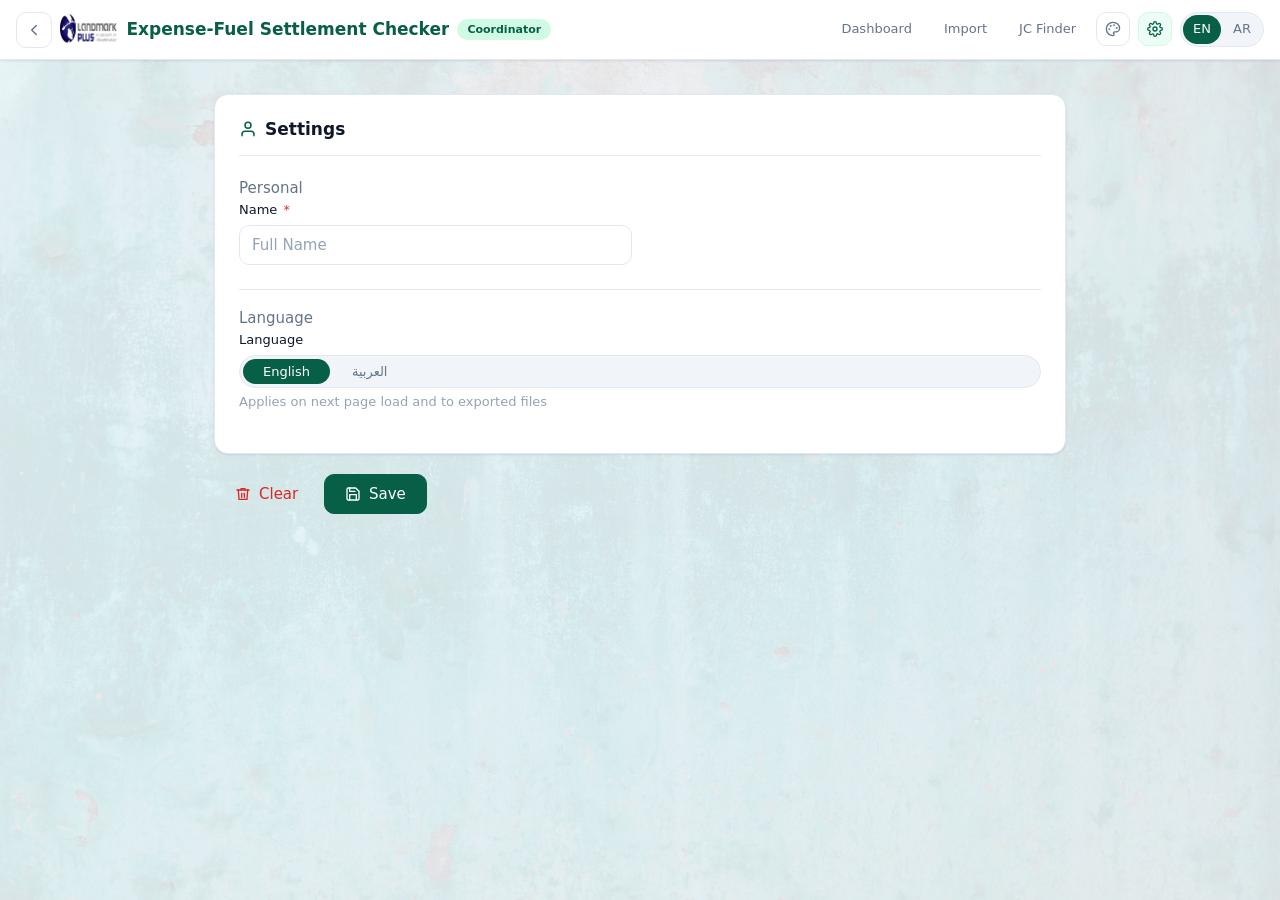
<file: coordinator-app/settings.html>
<!DOCTYPE html>
<html lang="en" dir="ltr">
<head>
  <meta charset="UTF-8" />
  <meta name="viewport" content="width=device-width, initial-scale=1.0" />
  <meta name="description" content="Expense-Fuel Settlement Checker — Settings" />
  <title>Settings — Expense-Fuel Settlement Checker</title>

  <!-- Design system first, then app overrides -->
  <link rel="stylesheet" href="../shared/css/common.css" />
  <link rel="stylesheet" href="css/app.css" />

  <style>
    /* -----------------------------------------------------------------------
       Language preference radio — styled as a pill toggle.
       Scoped here because it is only needed on this page.
    ----------------------------------------------------------------------- */
    .lang-pref-toggle {
      display: inline-flex;
      align-items: center;
      background: var(--color-surface-2);
      border: 1px solid var(--color-border);
      border-radius: var(--radius-pill);
      padding: 3px;
      gap: 2px;
    }

    .lang-pref-toggle input[type="radio"] {
      position: absolute;
      opacity: 0;
      width: 0;
      height: 0;
      pointer-events: none;
    }

    .lang-pref-toggle label {
      display: flex;
      align-items: center;
      justify-content: center;
      padding: 6px 20px;
      border-radius: var(--radius-pill);
      font-size: var(--text-sm);
      font-weight: 500;
      color: var(--color-text-secondary);
      cursor: pointer;
      transition: var(--transition);
      user-select: none;
      line-height: 1;
    }

    .lang-pref-toggle input[type="radio"]:checked + label {
      background: var(--color-primary);
      color: var(--color-text-inverse);
    }

    .lang-pref-toggle label:hover {
      color: var(--color-primary);
    }

    .lang-pref-toggle input[type="radio"]:checked + label:hover {
      color: var(--color-text-inverse);
    }

    .lang-pref-toggle input[type="radio"]:focus-visible + label {
      outline: 3px solid var(--color-primary-light);
      outline-offset: 1px;
    }

    /* Clear All — ghost danger variant */
    .btn-ghost-danger {
      background: transparent;
      color: var(--color-danger);
      border-color: transparent;
    }

    .btn-ghost-danger:hover {
      background: var(--color-danger-bg);
      border-color: var(--color-danger-bg);
    }
  </style>
</head>

<body class="coord-page">

  <!-- =======================================================================
       NAVBAR
  ======================================================================== -->
  <nav class="navbar" role="navigation" aria-label="Main navigation">

    <div class="coord-navbar-brand">
      <a href="index.html" class="page-back-btn" aria-label="Back to dashboard">
        <svg width="18" height="18" viewBox="0 0 24 24" fill="none"
             stroke="currentColor" stroke-width="2"
             stroke-linecap="round" stroke-linejoin="round">
          <polyline points="15 18 9 12 15 6"></polyline>
        </svg>
      </a>

      <img src="LMP Big Logo-Photoroom.png" class="coord-navbar-logo" alt="Landmark Plus" />
      <span class="coord-navbar-title">Expense-Fuel Settlement Checker</span>
      <span class="coord-role-chip">Coordinator</span>
    </div>

    <div class="navbar-actions">
      <!-- Top nav links -->
      <a href="index.html"  class="coord-nav-link" data-i18n="dashboard">Dashboard</a>
      <a href="import.html" class="coord-nav-link" data-i18n="import">Import</a>
      <a href="jc-finder.html" class="coord-nav-link">JC Finder</a>

      <a href="settings.html" class="navbar-icon-btn active" aria-label="Settings" title="Settings">
        <svg width="16" height="16" viewBox="0 0 24 24" fill="none" stroke="currentColor"
             stroke-width="2" stroke-linecap="round" stroke-linejoin="round" aria-hidden="true">
          <circle cx="12" cy="12" r="3"></circle>
          <path d="M19.4 15a1.65 1.65 0 0 0 .33 1.82l.06.06a2 2 0 0 1-2.83 2.83l-.06-.06a1.65 1.65 0 0 0-1.82-.33 1.65 1.65 0 0 0-1 1.51V21a2 2 0 0 1-4 0v-.09A1.65 1.65 0 0 0 9 19.4a1.65 1.65 0 0 0-1.82.33l-.06.06a2 2 0 0 1-2.83-2.83l.06-.06A1.65 1.65 0 0 0 4.68 15a1.65 1.65 0 0 0-1.51-1H3a2 2 0 0 1 0-4h.09A1.65 1.65 0 0 0 4.6 9a1.65 1.65 0 0 0-.33-1.82l-.06-.06a2 2 0 0 1 2.83-2.83l.06.06A1.65 1.65 0 0 0 9 4.68a1.65 1.65 0 0 0 1-1.51V3a2 2 0 0 1 4 0v.09a1.65 1.65 0 0 0 1 1.51 1.65 1.65 0 0 0 1.82-.33l.06-.06a2 2 0 0 1 2.83 2.83l-.06.06A1.65 1.65 0 0 0 19.4 9a1.65 1.65 0 0 0 1.51 1H21a2 2 0 0 1 0 4h-.09a1.65 1.65 0 0 0-1.51 1z"></path>
        </svg>
      </a>

      <div class="lang-toggle" role="group" aria-label="Language toggle">
        <button id="btnEn" aria-pressed="true">EN</button>
        <button id="btnAr" aria-pressed="false">AR</button>
      </div>
    </div>

  </nav><!-- /navbar -->


  <!-- =======================================================================
       PAGE CONTENT
  ======================================================================== -->
  <main class="container page-content" id="mainContent">

    <!-- =====================================================================
         AVATAR — shown when settings are already saved
    ====================================================================== -->
    <div class="settings-avatar hidden" id="settingsAvatar" aria-live="polite">
      <div class="settings-avatar-circle" id="avatarInitials" aria-hidden="true">--</div>
      <div class="settings-avatar-name"   id="avatarName">—</div>
      <div class="settings-avatar-meta"   id="avatarMobile"></div>
    </div>


    <!-- =====================================================================
         FORM CARD
    ====================================================================== -->
    <div class="card">

      <!-- Card header -->
      <div class="card-header">
        <h1 class="card-title">
          <svg class="card-title-icon" width="18" height="18" viewBox="0 0 24 24"
               fill="none" stroke="currentColor" stroke-width="2"
               stroke-linecap="round" stroke-linejoin="round" aria-hidden="true">
            <path d="M20 21v-2a4 4 0 0 0-4-4H8a4 4 0 0 0-4 4v2"></path>
            <circle cx="12" cy="7" r="4"></circle>
          </svg>
          <span data-i18n="settings">Settings</span>
        </h1>
      </div>

      <!-- ------------------------------------------------------------------
           SECTION 1 — Personal Information
      ------------------------------------------------------------------- -->
      <p class="form-section-heading" style="margin-top:0">Personal</p>

      <div class="grid-2">

        <!-- Coordinator Name -->
        <div class="form-group">
          <label class="form-label" for="fieldName">
            <span data-i18n="name">Coordinator Name</span>
            <span class="required" aria-hidden="true">*</span>
          </label>
          <input
            type="text"
            id="fieldName"
            class="form-input"
            placeholder="Full Name"
            autocomplete="name"
            required
          />
          <span class="form-error hidden" id="errorName" role="alert">
            <svg width="13" height="13" viewBox="0 0 24 24" fill="none"
                 stroke="currentColor" stroke-width="2.5"
                 stroke-linecap="round" stroke-linejoin="round" aria-hidden="true">
              <circle cx="12" cy="12" r="10"></circle>
              <line x1="12" y1="8" x2="12" y2="12"></line>
              <line x1="12" y1="16" x2="12.01" y2="16"></line>
            </svg>
            <span data-i18n="missingField">Please fill in all required fields.</span>
          </span>
        </div>

      </div><!-- /grid-2 personal -->


      <div class="divider" style="margin:var(--sp-2) 0 var(--sp-4)"></div>

      <!-- ------------------------------------------------------------------
           SECTION 2 — Preferences
      ------------------------------------------------------------------- -->
      <p class="form-section-heading" data-i18n="language">Language</p>

      <div class="form-group">
        <label class="form-label" data-i18n="language">Language</label>

        <div class="lang-pref-toggle" role="group" aria-label="Preferred language">
          <input type="radio" id="langPrefEn" name="language" value="en" />
          <label for="langPrefEn">English</label>

          <input type="radio" id="langPrefAr" name="language" value="ar" />
          <label for="langPrefAr">العربية</label>
        </div>

        <span class="form-hint">Applies on next page load and to exported files</span>
      </div>

    </div><!-- /card -->


    <!-- =====================================================================
         FORM ACTIONS
    ====================================================================== -->
    <div class="form-actions-bar" role="group" aria-label="Form actions"
         style="position:static;background:none;border:none;box-shadow:none;padding:0;margin-top:var(--sp-5);justify-content:flex-end;">

      <button
        type="button"
        class="btn btn-ghost-danger"
        id="btnClearAll"
        aria-label="Clear all settings"
      >
        <svg width="16" height="16" viewBox="0 0 24 24" fill="none"
             stroke="currentColor" stroke-width="2"
             stroke-linecap="round" stroke-linejoin="round" aria-hidden="true">
          <polyline points="3 6 5 6 21 6"></polyline>
          <path d="M19 6l-1 14H6L5 6"></path>
          <path d="M10 11v6"></path><path d="M14 11v6"></path>
          <path d="M9 6V4h6v2"></path>
        </svg>
        <span data-i18n="clear">Clear All</span>
      </button>

      <button
        type="button"
        class="btn btn-primary"
        id="btnSave"
      >
        <svg width="16" height="16" viewBox="0 0 24 24" fill="none"
             stroke="currentColor" stroke-width="2"
             stroke-linecap="round" stroke-linejoin="round" aria-hidden="true">
          <path d="M19 21H5a2 2 0 0 1-2-2V5a2 2 0 0 1 2-2h11l5 5v11a2 2 0 0 1-2 2z"></path>
          <polyline points="17 21 17 13 7 13 7 21"></polyline>
          <polyline points="7 3 7 8 15 8"></polyline>
        </svg>
        <span data-i18n="save">Save</span>
      </button>

    </div>

  </main><!-- /main -->


  <!-- Toast container — populated by showToast() in utils.js -->
  <div id="toast-container" class="toast-container" aria-live="polite" aria-atomic="false"></div>


  <!-- =======================================================================
       SCRIPTS
       Load order: translations → lists → utils → validations → app → page
  ======================================================================== -->
  <script src="https://cdn.sheetjs.com/xlsx-latest/package/dist/xlsx.full.min.js"></script>
  <script src="../shared/js/translations.js"></script>
  <script src="../shared/js/lists.js"></script>
  <script src="../shared/js/utils.js"></script>
  <script src="../shared/js/validations.js"></script>
  <script src="js/app.js"></script>
  <script src="js/settings.js"></script>

</body>
</html>
</file>
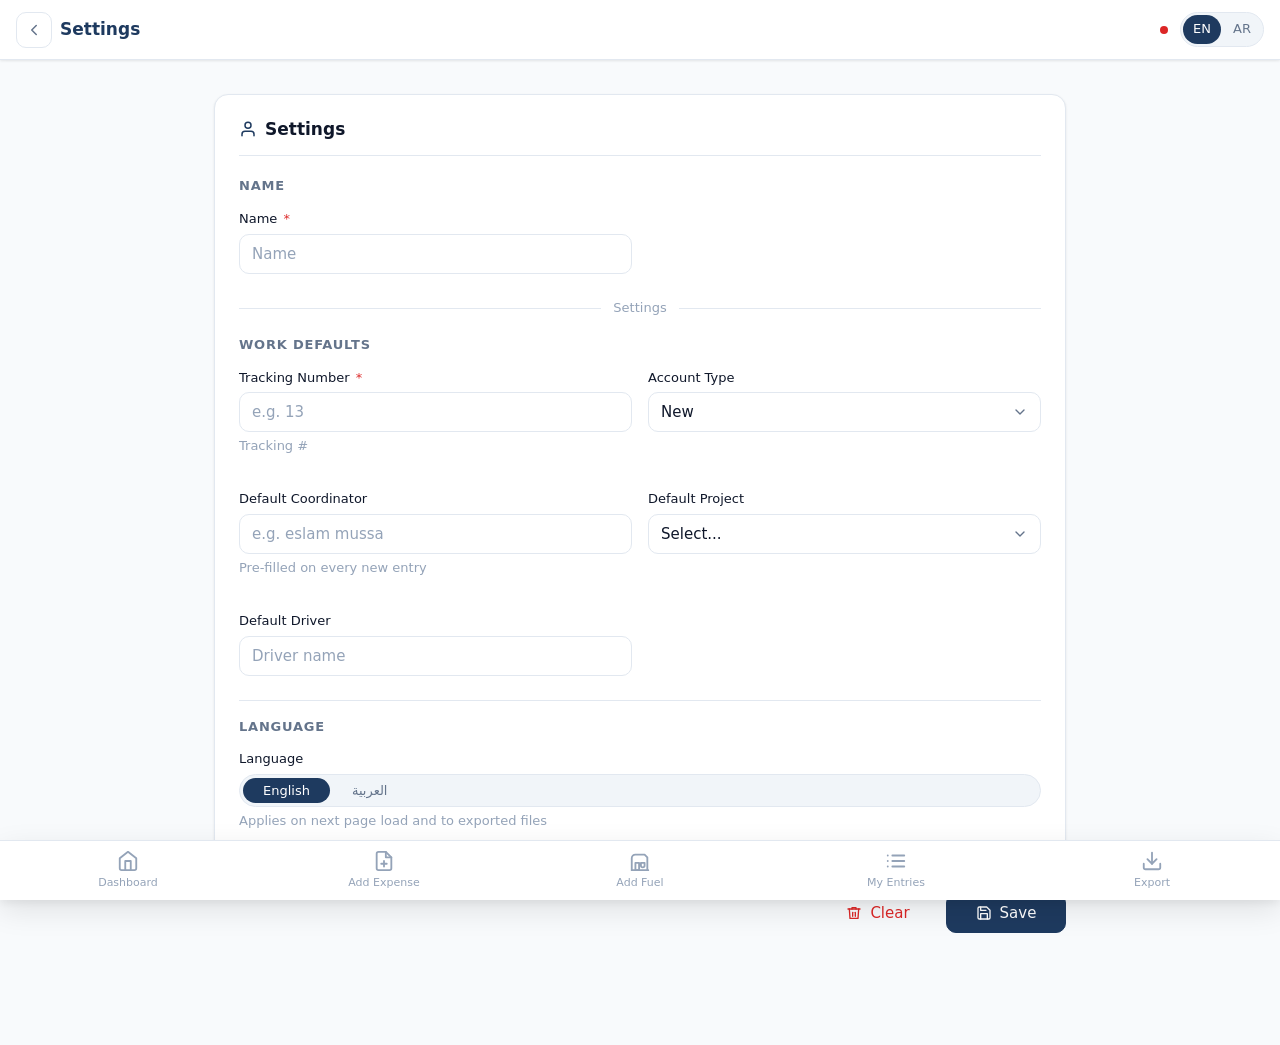
<file: field-app/add-expense.html>
<!DOCTYPE html>
<html lang="en" dir="ltr">
<head>
  <meta charset="UTF-8" />
  <meta name="viewport" content="width=device-width, initial-scale=1.0" />
  <meta name="description" content="Expense-Fuel Tracker — Add / Edit Expense" />
  <title id="pageDocTitle">Add Expense — Expense-Fuel Tracker</title>

  <link rel="stylesheet" href="../shared/css/common.css" />
  <link rel="stylesheet" href="css/app.css" />

  <style>
    /* Amount input + EGP suffix side-by-side */
    .amount-input-row {
      display: flex;
      align-items: center;
      gap: var(--sp-2);
    }

    .amount-input-row .form-input {
      flex: 1;
      min-width: 0;
    }

    .amount-suffix {
      font-size: var(--text-base);
      font-weight: 600;
      color: var(--color-text-secondary);
      white-space: nowrap;
      flex-shrink: 0;
      padding: 0 var(--sp-2);
    }

    /* Edit mode badge in page header */
    .edit-mode-badge {
      display: inline-flex;
      align-items: center;
      gap: 4px;
      padding: 2px 10px;
      background: var(--color-info-bg);
      color: var(--color-info);
      font-size: var(--text-xs);
      font-weight: 600;
      border-radius: var(--radius-pill);
    }

    /* Section separator label */
    .form-section-label {
      font-size: var(--text-xs);
      font-weight: 700;
      letter-spacing: 0.07em;
      text-transform: uppercase;
      color: var(--color-text-muted);
      padding: var(--sp-2) 0 var(--sp-1);
      border-bottom: 1px solid var(--color-border);
      margin-bottom: var(--sp-4);
    }
  </style>
</head>

<body class="field-page">

  <!-- =======================================================================
       NAVBAR
  ======================================================================== -->
  <nav class="navbar" role="navigation" aria-label="Main navigation">

    <div class="field-navbar-brand">
      <a href="index.html" class="page-back-btn" aria-label="Back to dashboard">
        <svg width="18" height="18" viewBox="0 0 24 24" fill="none"
             stroke="currentColor" stroke-width="2"
             stroke-linecap="round" stroke-linejoin="round" aria-hidden="true">
          <polyline points="15 18 9 12 15 6"></polyline>
        </svg>
      </a>

      <!-- Title updated by JS for edit mode -->
      <span class="field-navbar-title" id="navTitle" data-i18n="addExpense">Add Expense</span>

      <!-- Edit-mode badge (hidden in add mode) -->
      <span class="edit-mode-badge hidden" id="editBadge" aria-label="Edit mode">
        <svg width="11" height="11" viewBox="0 0 24 24" fill="none"
             stroke="currentColor" stroke-width="2.5"
             stroke-linecap="round" stroke-linejoin="round" aria-hidden="true">
          <path d="M11 4H4a2 2 0 0 0-2 2v14a2 2 0 0 0 2 2h14a2 2 0 0 0 2-2v-7"></path>
          <path d="M18.5 2.5a2.121 2.121 0 0 1 3 3L12 15l-4 1 1-4 9.5-9.5z"></path>
        </svg>
        Edit
      </span>

      <span class="settings-complete-indicator"
            id="settingsIndicator"
            aria-label="Settings status"></span>
    </div>

    <div class="navbar-actions">
      <div class="lang-toggle" role="group" aria-label="Language toggle">
        <button id="btnEn" aria-pressed="true">EN</button>
        <button id="btnAr" aria-pressed="false">AR</button>
      </div>
      <a href="settings.html" class="navbar-icon-btn" aria-label="Settings">
        <svg width="18" height="18" viewBox="0 0 24 24" fill="none"
             stroke="currentColor" stroke-width="2"
             stroke-linecap="round" stroke-linejoin="round" aria-hidden="true">
          <circle cx="12" cy="12" r="3"></circle>
          <path d="M19.4 15a1.65 1.65 0 0 0 .33 1.82l.06.06a2 2 0 0 1-2.83 2.83l-.06-.06a1.65 1.65 0 0 0-1.82-.33 1.65 1.65 0 0 0-1 1.51V21a2 2 0 0 1-4 0v-.09A1.65 1.65 0 0 0 9 19.4a1.65 1.65 0 0 0-1.82.33l-.06.06a2 2 0 0 1-2.83-2.83l.06-.06A1.65 1.65 0 0 0 4.68 15a1.65 1.65 0 0 0-1.51-1H3a2 2 0 0 1 0-4h.09A1.65 1.65 0 0 0 4.6 9a1.65 1.65 0 0 0-.33-1.82l-.06-.06a2 2 0 0 1 2.83-2.83l.06.06A1.65 1.65 0 0 0 9 4.68a1.65 1.65 0 0 0 1-1.51V3a2 2 0 0 1 4 0v.09a1.65 1.65 0 0 0 1 1.51 1.65 1.65 0 0 0 1.82-.33l.06-.06a2 2 0 0 1 2.83 2.83l-.06.06A1.65 1.65 0 0 0 19.4 9a1.65 1.65 0 0 0 1.51 1H21a2 2 0 0 1 0 4h-.09a1.65 1.65 0 0 0-1.51 1z"></path>
        </svg>
      </a>
    </div>

  </nav><!-- /navbar -->


  <!-- =======================================================================
       PAGE CONTENT
  ======================================================================== -->
  <main class="container page-content has-form-actions-bar" id="mainContent">

    <!-- Visible h1 for screen readers / SEO (below navbar inside content area) -->
    <h1 class="hidden" id="pageHeading" data-i18n="addExpense">Add Expense</h1>

    <!-- =====================================================================
         FORM CARD
    ====================================================================== -->
    <div class="card">

      <div class="card-header">
        <h2 class="card-title">
          <svg class="card-title-icon" width="18" height="18" viewBox="0 0 24 24"
               fill="none" stroke="currentColor" stroke-width="2"
               stroke-linecap="round" stroke-linejoin="round" aria-hidden="true">
            <path d="M14 2H6a2 2 0 0 0-2 2v16a2 2 0 0 0 2 2h12a2 2 0 0 0 2-2V8z"></path>
            <polyline points="14 2 14 8 20 8"></polyline>
            <line x1="16" y1="13" x2="8" y2="13"></line>
            <line x1="16" y1="17" x2="8" y2="17"></line>
            <polyline points="10 9 9 9 8 9"></polyline>
          </svg>
          <span id="cardTitle" data-i18n="addExpense">Add Expense</span>
        </h2>
      </div>


      <!-- ------------------------------------------------------------------
           SECTION — Date
      ------------------------------------------------------------------- -->
      <div class="form-section-label">Date</div>

      <div class="form-group">
        <label class="form-label" for="fieldDate">
          <span data-i18n="date">Date</span>
        </label>
        <input
          type="date"
          id="fieldDate"
          class="form-input ltr-field"
          required
        />
      </div>


      <!-- ------------------------------------------------------------------
           SECTION — Work Info
      ------------------------------------------------------------------- -->
      <div class="form-section-label" style="margin-top:var(--sp-2)">Work Info</div>

      <!-- 3. Project Name -->
      <div class="form-group">
        <label class="form-label" for="fieldProject">
          <span data-i18n="project">Project Name</span>
        </label>
        <!-- Populated by JS via populateSelect -->
        <select id="fieldProject" class="form-select"></select>
      </div>

      <div class="grid-2">

        <!-- 4. Site ID -->
        <div class="form-group">
          <label class="form-label" for="fieldSiteId">
            <span data-i18n="siteId">Site ID</span>
            <span class="required" aria-hidden="true">*</span>
          </label>
          <input
            type="text"
            id="fieldSiteId"
            class="form-input ltr-field"
            placeholder="e.g. D0510"
            autocomplete="off"
            autocapitalize="characters"
            required
          />
          <div class="form-error hidden" id="errorSiteId" role="alert">
            <svg width="13" height="13" viewBox="0 0 24 24" fill="none"
                 stroke="currentColor" stroke-width="2.5"
                 stroke-linecap="round" stroke-linejoin="round" aria-hidden="true">
              <circle cx="12" cy="12" r="10"></circle>
              <line x1="12" y1="8" x2="12" y2="12"></line>
              <line x1="12" y1="16" x2="12.01" y2="16"></line>
            </svg>
            <span data-i18n="missingField">Site ID is required.</span>
          </div>
        </div>

        <!-- 5. Job Code -->
        <div class="form-group">
          <label class="form-label" for="fieldJobCode">
            <span data-i18n="jobCode">Job Code</span>
          </label>
          <input
            type="text"
            id="fieldJobCode"
            class="form-input ltr-field"
            placeholder="e.g. EM042"
            autocomplete="off"
            autocapitalize="characters"
          />
        </div>

      </div><!-- /grid-2 work-id -->


      <!-- ------------------------------------------------------------------
           SECTION — Expense Details
      ------------------------------------------------------------------- -->
      <div class="form-section-label" style="margin-top:var(--sp-2)">Expense Details</div>

      <div class="grid-2">

        <!-- 6. Category -->
        <div class="form-group">
          <label class="form-label" for="fieldCategory">
            <span data-i18n="category">Category</span>
            <span class="required" aria-hidden="true">*</span>
          </label>
          <!-- Populated by JS via populateSelect -->
          <select id="fieldCategory" class="form-select" required></select>
          <div class="form-error hidden" id="errorCategory" role="alert">
            <svg width="13" height="13" viewBox="0 0 24 24" fill="none"
                 stroke="currentColor" stroke-width="2.5"
                 stroke-linecap="round" stroke-linejoin="round" aria-hidden="true">
              <circle cx="12" cy="12" r="10"></circle>
              <line x1="12" y1="8" x2="12" y2="12"></line>
              <line x1="12" y1="16" x2="12.01" y2="16"></line>
            </svg>
            <span data-i18n="missingField">Category is required.</span>
          </div>
        </div>

        <!-- 7. Sub Category -->
        <div class="form-group">
          <label class="form-label" for="fieldSubCategory">
            <span data-i18n="subCategory">Sub Category</span>
            <span class="required" aria-hidden="true">*</span>
          </label>
          <!-- Populated by JS via populateSelect -->
          <select id="fieldSubCategory" class="form-select" required></select>
          <div class="form-error hidden" id="errorSubCategory" role="alert">
            <svg width="13" height="13" viewBox="0 0 24 24" fill="none"
                 stroke="currentColor" stroke-width="2.5"
                 stroke-linecap="round" stroke-linejoin="round" aria-hidden="true">
              <circle cx="12" cy="12" r="10"></circle>
              <line x1="12" y1="8" x2="12" y2="12"></line>
              <line x1="12" y1="16" x2="12.01" y2="16"></line>
            </svg>
            <span data-i18n="missingField">Sub Category is required.</span>
          </div>
        </div>

      </div><!-- /grid-2 categories -->

      <!-- 8. Item Description -->
      <div class="form-group">
        <label class="form-label" for="fieldDescription">
          <span data-i18n="description">Item Description</span>
        </label>
        <textarea
          id="fieldDescription"
          class="form-textarea"
          rows="3"
          placeholder="e.g. مشال براكت و لينك / Installation labor"
        ></textarea>
        <span class="form-hint">Arabic or English — describe the expense clearly</span>
      </div>

      <!-- 9. Amount -->
      <div class="form-group">
        <label class="form-label" for="fieldAmount">
          <span data-i18n="amount">Amount</span>
          <span class="required" aria-hidden="true">*</span>
        </label>
        <div class="amount-input-row">
          <input
            type="number"
            id="fieldAmount"
            class="form-input ltr-field"
            placeholder="0"
            min="1"
            step="any"
            inputmode="decimal"
            required
          />
          <span class="amount-suffix" aria-label="Egyptian Pounds">EGP</span>
        </div>
        <div class="form-error hidden" id="errorAmount" role="alert">
          <svg width="13" height="13" viewBox="0 0 24 24" fill="none"
               stroke="currentColor" stroke-width="2.5"
               stroke-linecap="round" stroke-linejoin="round" aria-hidden="true">
            <circle cx="12" cy="12" r="10"></circle>
            <line x1="12" y1="8" x2="12" y2="12"></line>
            <line x1="12" y1="16" x2="12.01" y2="16"></line>
          </svg>
          <span data-i18n="zeroAmount">Amount must be greater than zero.</span>
        </div>
      </div>

      <!-- 10. Comment -->
      <div class="form-group">
        <label class="form-label" for="fieldComment">
          <span data-i18n="comment">Comment</span>
          <span style="font-size:var(--text-xs);color:var(--color-text-muted);font-weight:400;margin-left:4px">(optional)</span>
        </label>
        <input
          type="text"
          id="fieldComment"
          class="form-input"
          placeholder="Additional notes…"
          autocomplete="off"
        />
      </div>


      <!-- ------------------------------------------------------------------
           SECTION — Admin Info
      ------------------------------------------------------------------- -->
      <div class="form-section-label" style="margin-top:var(--sp-2)">Admin Info</div>

      <!-- 11. Coordinator -->
      <div class="form-group">
        <label class="form-label" for="fieldCoordinator">
          <span data-i18n="coordinator">Coordinator</span>
        </label>
        <input
          type="text"
          id="fieldCoordinator"
          class="form-input"
          placeholder="Coordinator name"
          autocomplete="off"
        />
        <span class="form-hint">Pre-filled from your settings</span>
      </div>

      <!-- Hidden field: stores the id of the entry being edited -->
      <input type="hidden" id="editEntryId" value="" />

    </div><!-- /card -->


    <!-- =====================================================================
         FORM ACTION BAR (sticky above bottom-nav on mobile, static on desktop)
    ====================================================================== -->
    <div class="form-actions-bar" role="group" aria-label="Form actions">

      <!-- Cancel — always visible -->
      <button
        type="button"
        class="btn btn-ghost"
        id="btnCancel"
      >
        <svg width="16" height="16" viewBox="0 0 24 24" fill="none"
             stroke="currentColor" stroke-width="2"
             stroke-linecap="round" stroke-linejoin="round" aria-hidden="true">
          <line x1="18" y1="6" x2="6" y2="18"></line>
          <line x1="6" y1="6" x2="18" y2="18"></line>
        </svg>
        <span data-i18n="cancel">Cancel</span>
      </button>

      <!-- Save & Add Another — add mode only -->
      <button
        type="button"
        class="btn btn-secondary"
        id="btnSaveAndAdd"
      >
        <svg width="16" height="16" viewBox="0 0 24 24" fill="none"
             stroke="currentColor" stroke-width="2"
             stroke-linecap="round" stroke-linejoin="round" aria-hidden="true">
          <line x1="12" y1="5" x2="12" y2="19"></line>
          <line x1="5" y1="12" x2="19" y2="12"></line>
        </svg>
        <span>+ Add Another</span>
      </button>

      <!-- Save Entry (add mode) / Update Entry (edit mode) -->
      <button
        type="button"
        class="btn btn-primary"
        id="btnSave"
      >
        <svg width="16" height="16" viewBox="0 0 24 24" fill="none"
             stroke="currentColor" stroke-width="2"
             stroke-linecap="round" stroke-linejoin="round" aria-hidden="true">
          <path d="M19 21H5a2 2 0 0 1-2-2V5a2 2 0 0 1 2-2h11l5 5v11a2 2 0 0 1-2 2z"></path>
          <polyline points="17 21 17 13 7 13 7 21"></polyline>
          <polyline points="7 3 7 8 15 8"></polyline>
        </svg>
        <span id="btnSaveLabel" data-i18n="save">Save Entry</span>
      </button>

    </div><!-- /form-actions-bar -->

  </main><!-- /main -->


  <!-- =======================================================================
       BOTTOM NAVIGATION — Add Expense tab active
  ======================================================================== -->
  <nav class="bottom-nav" role="navigation" aria-label="App navigation">

    <a href="index.html" class="bottom-nav-item" aria-label="Dashboard">
      <svg width="22" height="22" viewBox="0 0 24 24" fill="none"
           stroke="currentColor" stroke-width="2"
           stroke-linecap="round" stroke-linejoin="round" aria-hidden="true">
        <path d="M3 9l9-7 9 7v11a2 2 0 0 1-2 2H5a2 2 0 0 1-2-2z"></path>
        <polyline points="9 22 9 12 15 12 15 22"></polyline>
      </svg>
      <span data-i18n="dashboard">Dashboard</span>
    </a>

    <a href="add-expense.html" class="bottom-nav-item active" aria-current="page" aria-label="Add Expense">
      <svg width="22" height="22" viewBox="0 0 24 24" fill="none"
           stroke="currentColor" stroke-width="2"
           stroke-linecap="round" stroke-linejoin="round" aria-hidden="true">
        <path d="M14 2H6a2 2 0 0 0-2 2v16a2 2 0 0 0 2 2h12a2 2 0 0 0 2-2V8z"></path>
        <polyline points="14 2 14 8 20 8"></polyline>
        <line x1="12" y1="18" x2="12" y2="12"></line>
        <line x1="9" y1="15" x2="15" y2="15"></line>
      </svg>
      <span data-i18n="addExpense">Add Expense</span>
    </a>

    <a href="add-fuel.html" class="bottom-nav-item" aria-label="Add Fuel">
      <svg width="22" height="22" viewBox="0 0 24 24" fill="none"
           stroke="currentColor" stroke-width="2"
           stroke-linecap="round" stroke-linejoin="round" aria-hidden="true">
        <path d="M3 22V9a4 4 0 0 1 4-4h10l3 3v14"></path>
        <path d="M3 22h18"></path>
        <rect x="7" y="14" width="4" height="8"></rect>
        <path d="M13 14h4v3a2 2 0 0 1-2 2h0a2 2 0 0 1-2-2v-3z"></path>
      </svg>
      <span data-i18n="addFuel">Add Fuel</span>
    </a>

    <a href="my-entries.html" class="bottom-nav-item" aria-label="My Entries">
      <svg width="22" height="22" viewBox="0 0 24 24" fill="none"
           stroke="currentColor" stroke-width="2"
           stroke-linecap="round" stroke-linejoin="round" aria-hidden="true">
        <line x1="8" y1="6"  x2="21" y2="6"></line>
        <line x1="8" y1="12" x2="21" y2="12"></line>
        <line x1="8" y1="18" x2="21" y2="18"></line>
        <line x1="3" y1="6"  x2="3.01" y2="6"></line>
        <line x1="3" y1="12" x2="3.01" y2="12"></line>
        <line x1="3" y1="18" x2="3.01" y2="18"></line>
      </svg>
      <span data-i18n="myEntries">My Entries</span>
    </a>

    <a href="export.html" class="bottom-nav-item" aria-label="Export">
      <svg width="22" height="22" viewBox="0 0 24 24" fill="none"
           stroke="currentColor" stroke-width="2"
           stroke-linecap="round" stroke-linejoin="round" aria-hidden="true">
        <path d="M21 15v4a2 2 0 0 1-2 2H5a2 2 0 0 1-2-2v-4"></path>
        <polyline points="7 10 12 15 17 10"></polyline>
        <line x1="12" y1="15" x2="12" y2="3"></line>
      </svg>
      <span data-i18n="export">Export</span>
    </a>

  </nav><!-- /bottom-nav -->


  <!-- Toast container -->
  <div id="toast-container" class="toast-container" aria-live="polite" aria-atomic="false"></div>


  <!-- =======================================================================
       SCRIPTS
       Load order: translations → lists → utils → validations → app → expenses → init
  ======================================================================== -->
  <script src="https://cdn.sheetjs.com/xlsx-latest/package/dist/xlsx.full.min.js"></script>
  <script src="../shared/js/translations.js"></script>
  <script src="../shared/js/lists.js"></script>
  <script src="../shared/js/utils.js"></script>
  <script src="../shared/js/validations.js"></script>
  <script src="js/app.js"></script>
  <script src="js/expenses.js"></script>

  <!-- Page init: detect edit mode, populate selects, guard settings -->
  <script>
  document.addEventListener('DOMContentLoaded', function () {

    /* ---- Settings guard ---- */
    guardSettings('settings.html');

    /* ---- Detect edit mode via ?id= URL parameter ---- */
    const params = new URLSearchParams(window.location.search);
    const editId = params.get('id');

    /* ---- Populate all selects (before loadExpenseForEdit so values stick) ---- */
    const settings = getSettings() || {};

    populateSelect(document.getElementById('fieldProject'),
                   'projects', settings.defaultProject || '');

    populateSelect(document.getElementById('fieldCategory'),
                   'categories');

    populateSelect(document.getElementById('fieldSubCategory'),
                   'subCategories');

    /* ---- Set default field values ---- */
    document.getElementById('fieldDate').value        = getTodayPickerValue();
    document.getElementById('fieldCoordinator').value = settings.defaultCoordinator || '';

    /* ---- Edit mode setup ---- */
    if (editId) {
      _enterEditMode(editId);
    }
  });


  /* -----------------------------------------------------------------------
     _enterEditMode(id)
     Switches UI to edit mode and delegates data loading to expenses.js.
  ----------------------------------------------------------------------- */
  function _enterEditMode(id) {
    const lang = localStorage.getItem('lang') || DEFAULT_LANG;
    const t    = TRANSLATIONS[lang] || TRANSLATIONS[DEFAULT_LANG];

    /* Store the id for expenses.js to use when saving */
    document.getElementById('editEntryId').value = id;

    /* Update all title surfaces */
    const editLabel = lang === 'ar' ? 'تعديل مصروف' : 'Edit Expense';
    document.title = editLabel + ' — Expense-Fuel Tracker';
    _setText('navTitle',   editLabel);
    _setText('cardTitle',  editLabel);
    _setText('pageHeading', editLabel);

    /* Show edit badge */
    document.getElementById('editBadge').classList.remove('hidden');

    /* Change Save button label */
    _setText('btnSaveLabel', t.edit || 'Update Entry');

    /* Hide "Save & Add Another" — not relevant in edit mode */
    document.getElementById('btnSaveAndAdd').classList.add('hidden');

    /* Load existing entry data into the form (defined in expenses.js) */
    if (typeof loadExpenseForEdit === 'function') {
      loadExpenseForEdit(id);
    }
  }

  function _setText(id, text) {
    const el = document.getElementById(id);
    if (el) el.textContent = text;
  }
  </script>

</body>
</html>
</file>
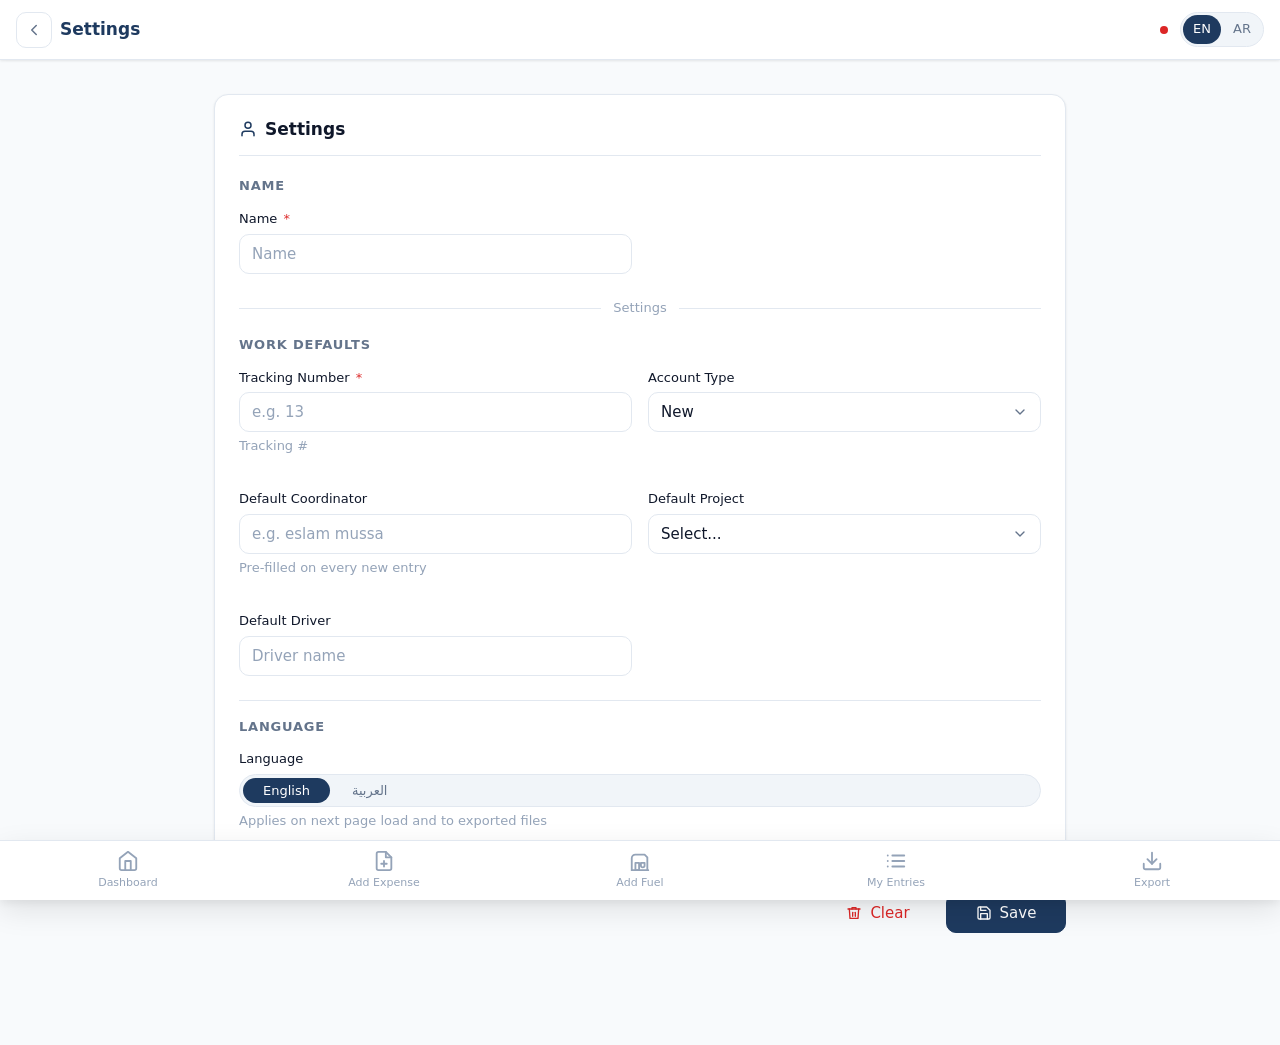
<file: field-app/add-fuel.html>
<!DOCTYPE html>
<html lang="en" dir="ltr">
<head>
  <meta charset="UTF-8" />
  <meta name="viewport" content="width=device-width, initial-scale=1.0" />
  <meta name="description" content="Expense-Fuel Tracker — Add / Edit Fuel Entry" />
  <title id="pageDocTitle">Add Fuel — Expense-Fuel Tracker</title>

  <link rel="stylesheet" href="../shared/css/common.css" />
  <link rel="stylesheet" href="css/app.css" />

  <style>
    /* Fuel amount + EGP suffix row */
    .amount-input-row {
      display: flex;
      align-items: center;
      gap: var(--sp-2);
    }

    .amount-input-row .form-input {
      flex: 1;
      min-width: 0;
    }

    .amount-suffix {
      font-size: var(--text-base);
      font-weight: 600;
      color: var(--color-text-secondary);
      white-space: nowrap;
      flex-shrink: 0;
      padding: 0 var(--sp-2);
    }

    /* Distance field read-only visual */
    #fieldDistance {
      background: var(--color-surface-2);
      color: var(--color-text-secondary);
      cursor: default;
    }

    #fieldDistance:focus {
      box-shadow: none;
      border-color: var(--color-border);
    }

    /* Auto-fill info banner */
    .auto-fill-banner {
      display: flex;
      align-items: center;
      gap: var(--sp-3);
      padding: var(--sp-2) var(--sp-3);
      background: var(--color-info-bg);
      border: 1px solid #bae6fd;
      border-radius: var(--radius-md);
      margin-bottom: var(--sp-3);
      font-size: var(--text-sm);
      color: var(--color-info);
    }

    .auto-fill-banner-icon {
      flex-shrink: 0;
      color: var(--color-info);
    }

    .auto-fill-text {
      flex: 1;
      line-height: 1.4;
    }

    .auto-fill-dismiss {
      background: none;
      border: none;
      cursor: pointer;
      color: var(--color-info);
      padding: 0 var(--sp-1);
      font-size: 18px;
      line-height: 1;
      flex-shrink: 0;
      border-radius: var(--radius-sm);
      transition: var(--transition);
      opacity: 0.7;
    }

    .auto-fill-dismiss:hover { opacity: 1; }

    /* Edit mode badge */
    .edit-mode-badge {
      display: inline-flex;
      align-items: center;
      gap: 4px;
      padding: 2px 10px;
      background: var(--color-info-bg);
      color: var(--color-info);
      font-size: var(--text-xs);
      font-weight: 600;
      border-radius: var(--radius-pill);
    }

    /* Section separator label */
    .form-section-label {
      font-size: var(--text-xs);
      font-weight: 700;
      letter-spacing: 0.07em;
      text-transform: uppercase;
      color: var(--color-text-muted);
      padding: var(--sp-2) 0 var(--sp-1);
      border-bottom: 1px solid var(--color-border);
      margin-bottom: var(--sp-4);
    }
  </style>
</head>

<body class="field-page">

  <!-- =======================================================================
       NAVBAR
  ======================================================================== -->
  <nav class="navbar" role="navigation" aria-label="Main navigation">

    <div class="field-navbar-brand">
      <a href="index.html" class="page-back-btn" aria-label="Back to dashboard">
        <svg width="18" height="18" viewBox="0 0 24 24" fill="none"
             stroke="currentColor" stroke-width="2"
             stroke-linecap="round" stroke-linejoin="round" aria-hidden="true">
          <polyline points="15 18 9 12 15 6"></polyline>
        </svg>
      </a>

      <span class="field-navbar-title" id="navTitle" data-i18n="addFuel">Add Fuel</span>

      <span class="edit-mode-badge hidden" id="editBadge">
        <svg width="11" height="11" viewBox="0 0 24 24" fill="none"
             stroke="currentColor" stroke-width="2.5"
             stroke-linecap="round" stroke-linejoin="round" aria-hidden="true">
          <path d="M11 4H4a2 2 0 0 0-2 2v14a2 2 0 0 0 2 2h14a2 2 0 0 0 2-2v-7"></path>
          <path d="M18.5 2.5a2.121 2.121 0 0 1 3 3L12 15l-4 1 1-4 9.5-9.5z"></path>
        </svg>
        Edit
      </span>

      <span class="settings-complete-indicator"
            id="settingsIndicator"
            aria-label="Settings status"></span>
    </div>

    <div class="navbar-actions">
      <div class="lang-toggle" role="group" aria-label="Language toggle">
        <button id="btnEn" aria-pressed="true">EN</button>
        <button id="btnAr" aria-pressed="false">AR</button>
      </div>
      <a href="settings.html" class="navbar-icon-btn" aria-label="Settings">
        <svg width="18" height="18" viewBox="0 0 24 24" fill="none"
             stroke="currentColor" stroke-width="2"
             stroke-linecap="round" stroke-linejoin="round" aria-hidden="true">
          <circle cx="12" cy="12" r="3"></circle>
          <path d="M19.4 15a1.65 1.65 0 0 0 .33 1.82l.06.06a2 2 0 0 1-2.83 2.83l-.06-.06a1.65 1.65 0 0 0-1.82-.33 1.65 1.65 0 0 0-1 1.51V21a2 2 0 0 1-4 0v-.09A1.65 1.65 0 0 0 9 19.4a1.65 1.65 0 0 0-1.82.33l-.06.06a2 2 0 0 1-2.83-2.83l.06-.06A1.65 1.65 0 0 0 4.68 15a1.65 1.65 0 0 0-1.51-1H3a2 2 0 0 1 0-4h.09A1.65 1.65 0 0 0 4.6 9a1.65 1.65 0 0 0-.33-1.82l-.06-.06a2 2 0 0 1 2.83-2.83l.06.06A1.65 1.65 0 0 0 9 4.68a1.65 1.65 0 0 0 1-1.51V3a2 2 0 0 1 4 0v.09a1.65 1.65 0 0 0 1 1.51 1.65 1.65 0 0 0 1.82-.33l.06-.06a2 2 0 0 1 2.83 2.83l-.06.06A1.65 1.65 0 0 0 19.4 9a1.65 1.65 0 0 0 1.51 1H21a2 2 0 0 1 0 4h-.09a1.65 1.65 0 0 0-1.51 1z"></path>
        </svg>
      </a>
    </div>

  </nav><!-- /navbar -->


  <!-- =======================================================================
       PAGE CONTENT
  ======================================================================== -->
  <main class="container page-content has-form-actions-bar" id="mainContent">

    <h1 class="hidden" id="pageHeading" data-i18n="addFuel">Add Fuel</h1>

    <!-- =====================================================================
         FORM CARD
    ====================================================================== -->
    <div class="card">

      <div class="card-header">
        <h2 class="card-title">
          <svg class="card-title-icon" width="18" height="18" viewBox="0 0 24 24"
               fill="none" stroke="currentColor" stroke-width="2"
               stroke-linecap="round" stroke-linejoin="round" aria-hidden="true">
            <path d="M3 22V9a4 4 0 0 1 4-4h10l3 3v14"></path>
            <path d="M3 22h18"></path>
            <rect x="7" y="14" width="4" height="8"></rect>
            <path d="M13 14h4v3a2 2 0 0 1-2 2h0a2 2 0 0 1-2-2v-3z"></path>
          </svg>
          <span id="cardTitle" data-i18n="addFuel">Add Fuel</span>
        </h2>
      </div>


      <!-- ------------------------------------------------------------------
           SECTION — Date
      ------------------------------------------------------------------- -->
      <div class="form-section-label">Date</div>

      <div class="form-group">
        <label class="form-label" for="fieldDate">
          <span data-i18n="date">Date</span>
        </label>
        <input
          type="date"
          id="fieldDate"
          class="form-input ltr-field"
          required
        />
      </div>


      <!-- ------------------------------------------------------------------
           SECTION — Work Info
      ------------------------------------------------------------------- -->
      <div class="form-section-label" style="margin-top:var(--sp-2)">Work Info</div>

      <!-- 3. Project Name -->
      <div class="form-group">
        <label class="form-label" for="fieldProject">
          <span data-i18n="project">Project Name</span>
        </label>
        <select id="fieldProject" class="form-select"></select>
      </div>

      <div class="grid-2">

        <!-- 4. Site ID -->
        <div class="form-group">
          <label class="form-label" for="fieldSiteId">
            <span data-i18n="siteId">Site ID</span>
            <span class="required" aria-hidden="true">*</span>
          </label>
          <input
            type="text"
            id="fieldSiteId"
            class="form-input ltr-field"
            placeholder="e.g. D0510"
            autocomplete="off"
            autocapitalize="characters"
            required
          />
          <div class="form-error hidden" id="errorSiteId" role="alert">
            <svg width="13" height="13" viewBox="0 0 24 24" fill="none"
                 stroke="currentColor" stroke-width="2.5"
                 stroke-linecap="round" stroke-linejoin="round" aria-hidden="true">
              <circle cx="12" cy="12" r="10"></circle>
              <line x1="12" y1="8" x2="12" y2="12"></line>
              <line x1="12" y1="16" x2="12.01" y2="16"></line>
            </svg>
            <span data-i18n="missingField">Site ID is required.</span>
          </div>
        </div>

        <!-- 5. Job Code -->
        <div class="form-group">
          <label class="form-label" for="fieldJobCode">
            <span data-i18n="jobCode">Job Code</span>
          </label>
          <input
            type="text"
            id="fieldJobCode"
            class="form-input ltr-field"
            placeholder="e.g. EM042"
            autocomplete="off"
            autocapitalize="characters"
          />
        </div>

      </div><!-- /grid-2 work-id -->


      <!-- ------------------------------------------------------------------
           SECTION — Odometer / KM
      ------------------------------------------------------------------- -->
      <div class="form-section-label" style="margin-top:var(--sp-2)">Odometer</div>

      <!-- Auto-fill banner — shown when last entry's endKm is available -->
      <div class="auto-fill-banner hidden" id="autoFillBanner" role="note" aria-live="polite">
        <span class="auto-fill-banner-icon" aria-hidden="true">
          <svg width="16" height="16" viewBox="0 0 24 24" fill="none"
               stroke="currentColor" stroke-width="2"
               stroke-linecap="round" stroke-linejoin="round">
            <circle cx="12" cy="12" r="10"></circle>
            <line x1="12" y1="16" x2="12" y2="12"></line>
            <line x1="12" y1="8" x2="12.01" y2="8"></line>
          </svg>
        </span>
        <span class="auto-fill-text">
          Auto-filled from last entry (End KM: <strong id="autoFillValue" class="ltr-field">—</strong>)
        </span>
        <button
          type="button"
          class="auto-fill-dismiss"
          id="btnDismissAutoFill"
          aria-label="Dismiss auto-fill notice"
          onclick="document.getElementById('autoFillBanner').classList.add('hidden')"
        >×</button>
      </div>

      <div class="grid-2">

        <!-- 6. Start KM -->
        <div class="form-group">
          <label class="form-label" for="fieldStartKm">
            <span data-i18n="startKm">Start KM</span>
            <span class="required" aria-hidden="true">*</span>
          </label>
          <input
            type="number"
            id="fieldStartKm"
            class="form-input ltr-field"
            placeholder="e.g. 377927"
            min="0"
            step="1"
            inputmode="numeric"
            required
          />
          <div class="form-error hidden" id="errorStartKm" role="alert">
            <svg width="13" height="13" viewBox="0 0 24 24" fill="none"
                 stroke="currentColor" stroke-width="2.5"
                 stroke-linecap="round" stroke-linejoin="round" aria-hidden="true">
              <circle cx="12" cy="12" r="10"></circle>
              <line x1="12" y1="8" x2="12" y2="12"></line>
              <line x1="12" y1="16" x2="12.01" y2="16"></line>
            </svg>
            <span data-i18n="missingField">Start KM is required.</span>
          </div>
        </div>

        <!-- 7. End KM -->
        <div class="form-group">
          <label class="form-label" for="fieldEndKm">
            <span data-i18n="endKm">End KM</span>
            <span class="required" aria-hidden="true">*</span>
          </label>
          <input
            type="number"
            id="fieldEndKm"
            class="form-input ltr-field"
            placeholder="e.g. 378217"
            min="0"
            step="1"
            inputmode="numeric"
            required
          />
          <div class="form-error hidden" id="errorEndKm" role="alert">
            <svg width="13" height="13" viewBox="0 0 24 24" fill="none"
                 stroke="currentColor" stroke-width="2.5"
                 stroke-linecap="round" stroke-linejoin="round" aria-hidden="true">
              <circle cx="12" cy="12" r="10"></circle>
              <line x1="12" y1="8" x2="12" y2="12"></line>
              <line x1="12" y1="16" x2="12.01" y2="16"></line>
            </svg>
            <span data-i18n="missingField">End KM must be greater than Start KM.</span>
          </div>
        </div>

      </div><!-- /grid-2 km -->

      <!-- 8. Distance — read-only, computed live -->
      <div class="form-group">
        <label class="form-label" for="fieldDistance">
          <span data-i18n="distance">Distance</span>
          <span style="font-size:var(--text-xs);color:var(--color-text-muted);font-weight:400;margin-left:4px">(computed)</span>
        </label>
        <div class="amount-input-row">
          <input
            type="text"
            id="fieldDistance"
            class="form-input ltr-field"
            placeholder="—"
            readonly
            tabindex="-1"
            aria-readonly="true"
            aria-label="Distance in kilometres (computed automatically)"
          />
          <span class="amount-suffix" aria-label="kilometres">km</span>
        </div>
      </div>


      <!-- ------------------------------------------------------------------
           SECTION — Fuel Amounts
      ------------------------------------------------------------------- -->
      <div class="form-section-label" style="margin-top:var(--sp-2)">Fuel Amounts</div>

      <div class="grid-2">

        <!-- 9. Fuel Amount -->
        <div class="form-group">
          <label class="form-label" for="fieldFuelAmount">
            <span data-i18n="fuelAmount">Fuel Amount</span>
            <span class="required" aria-hidden="true">*</span>
          </label>
          <div class="amount-input-row">
            <input
              type="number"
              id="fieldFuelAmount"
              class="form-input ltr-field"
              placeholder="0"
              min="1"
              step="any"
              inputmode="decimal"
              required
            />
            <span class="amount-suffix" aria-label="Egyptian Pounds">EGP</span>
          </div>
          <div class="form-error hidden" id="errorFuelAmount" role="alert">
            <svg width="13" height="13" viewBox="0 0 24 24" fill="none"
                 stroke="currentColor" stroke-width="2.5"
                 stroke-linecap="round" stroke-linejoin="round" aria-hidden="true">
              <circle cx="12" cy="12" r="10"></circle>
              <line x1="12" y1="8" x2="12" y2="12"></line>
              <line x1="12" y1="16" x2="12.01" y2="16"></line>
            </svg>
            <span data-i18n="zeroAmount">Fuel amount must be greater than zero.</span>
          </div>
        </div>

        <!-- 10. Karta Amount -->
        <div class="form-group">
          <label class="form-label" for="fieldKartaAmount">
            <span data-i18n="kartaAmount">Karta Amount</span>
          </label>
          <div class="amount-input-row">
            <input
              type="number"
              id="fieldKartaAmount"
              class="form-input ltr-field"
              placeholder="0"
              min="0"
              step="any"
              inputmode="decimal"
              value="0"
            />
            <span class="amount-suffix" aria-label="Egyptian Pounds">EGP</span>
          </div>
        </div>

      </div><!-- /grid-2 amounts -->


      <!-- ------------------------------------------------------------------
           SECTION — Trip Info
      ------------------------------------------------------------------- -->
      <div class="form-section-label" style="margin-top:var(--sp-2)">Trip Info</div>

      <div class="grid-2">

        <!-- 11. Area -->
        <div class="form-group">
          <label class="form-label" for="fieldArea">
            <span data-i18n="area">Area</span>
          </label>
          <input
            type="text"
            id="fieldArea"
            class="form-input"
            placeholder="e.g. delta"
            autocomplete="off"
          />
        </div>

        <!-- 12. Driver -->
        <div class="form-group">
          <label class="form-label" for="fieldDriver">
            <span data-i18n="driver">Driver</span>
          </label>
          <input
            type="text"
            id="fieldDriver"
            class="form-input"
            placeholder="Driver name"
            autocomplete="off"
          />
          <span class="form-hint">Pre-filled from your settings</span>
        </div>

        <!-- 13. City -->
        <div class="form-group">
          <label class="form-label" for="fieldCity">
            <span data-i18n="city">City</span>
          </label>
          <input
            type="text"
            id="fieldCity"
            class="form-input"
            placeholder="City name"
            autocomplete="off"
          />
        </div>

        <!-- 14. Coordinator -->
        <div class="form-group">
          <label class="form-label" for="fieldCoordinator">
            <span data-i18n="coordinator">Coordinator</span>
          </label>
          <input
            type="text"
            id="fieldCoordinator"
            class="form-input"
            placeholder="Coordinator name"
            autocomplete="off"
          />
          <span class="form-hint">Pre-filled from your settings</span>
        </div>

      </div><!-- /grid-2 trip -->

      <!-- 15. Comment -->
      <div class="form-group" style="margin-top:var(--sp-2)">
        <label class="form-label" for="fieldComment">
          <span data-i18n="comment">Comment</span>
          <span style="font-size:var(--text-xs);color:var(--color-text-muted);font-weight:400;margin-left:4px">(optional)</span>
        </label>
        <input
          type="text"
          id="fieldComment"
          class="form-input"
          placeholder="Additional notes…"
          autocomplete="off"
        />
      </div>

      <!-- Hidden: stores the id of the entry being edited -->
      <input type="hidden" id="editEntryId" value="" />

    </div><!-- /card -->


    <!-- =====================================================================
         FORM ACTION BAR
    ====================================================================== -->
    <div class="form-actions-bar" role="group" aria-label="Form actions">

      <button
        type="button"
        class="btn btn-ghost"
        id="btnCancel"
      >
        <svg width="16" height="16" viewBox="0 0 24 24" fill="none"
             stroke="currentColor" stroke-width="2"
             stroke-linecap="round" stroke-linejoin="round" aria-hidden="true">
          <line x1="18" y1="6" x2="6" y2="18"></line>
          <line x1="6" y1="6" x2="18" y2="18"></line>
        </svg>
        <span data-i18n="cancel">Cancel</span>
      </button>

      <!-- Save & Add Another — add mode only -->
      <button
        type="button"
        class="btn btn-secondary"
        id="btnSaveAndAdd"
      >
        <svg width="16" height="16" viewBox="0 0 24 24" fill="none"
             stroke="currentColor" stroke-width="2"
             stroke-linecap="round" stroke-linejoin="round" aria-hidden="true">
          <line x1="12" y1="5" x2="12" y2="19"></line>
          <line x1="5" y1="12" x2="19" y2="12"></line>
        </svg>
        <span>+ Add Another</span>
      </button>

      <!-- Save / Update -->
      <button
        type="button"
        class="btn btn-primary"
        id="btnSave"
      >
        <svg width="16" height="16" viewBox="0 0 24 24" fill="none"
             stroke="currentColor" stroke-width="2"
             stroke-linecap="round" stroke-linejoin="round" aria-hidden="true">
          <path d="M19 21H5a2 2 0 0 1-2-2V5a2 2 0 0 1 2-2h11l5 5v11a2 2 0 0 1-2 2z"></path>
          <polyline points="17 21 17 13 7 13 7 21"></polyline>
          <polyline points="7 3 7 8 15 8"></polyline>
        </svg>
        <span id="btnSaveLabel" data-i18n="save">Save Entry</span>
      </button>

    </div><!-- /form-actions-bar -->

  </main><!-- /main -->


  <!-- =======================================================================
       BOTTOM NAVIGATION — Fuel tab active
  ======================================================================== -->
  <nav class="bottom-nav" role="navigation" aria-label="App navigation">

    <a href="index.html" class="bottom-nav-item" aria-label="Dashboard">
      <svg width="22" height="22" viewBox="0 0 24 24" fill="none"
           stroke="currentColor" stroke-width="2"
           stroke-linecap="round" stroke-linejoin="round" aria-hidden="true">
        <path d="M3 9l9-7 9 7v11a2 2 0 0 1-2 2H5a2 2 0 0 1-2-2z"></path>
        <polyline points="9 22 9 12 15 12 15 22"></polyline>
      </svg>
      <span data-i18n="dashboard">Dashboard</span>
    </a>

    <a href="add-expense.html" class="bottom-nav-item" aria-label="Add Expense">
      <svg width="22" height="22" viewBox="0 0 24 24" fill="none"
           stroke="currentColor" stroke-width="2"
           stroke-linecap="round" stroke-linejoin="round" aria-hidden="true">
        <path d="M14 2H6a2 2 0 0 0-2 2v16a2 2 0 0 0 2 2h12a2 2 0 0 0 2-2V8z"></path>
        <polyline points="14 2 14 8 20 8"></polyline>
        <line x1="12" y1="18" x2="12" y2="12"></line>
        <line x1="9" y1="15" x2="15" y2="15"></line>
      </svg>
      <span data-i18n="addExpense">Add Expense</span>
    </a>

    <a href="add-fuel.html" class="bottom-nav-item active" aria-current="page" aria-label="Add Fuel">
      <svg width="22" height="22" viewBox="0 0 24 24" fill="none"
           stroke="currentColor" stroke-width="2"
           stroke-linecap="round" stroke-linejoin="round" aria-hidden="true">
        <path d="M3 22V9a4 4 0 0 1 4-4h10l3 3v14"></path>
        <path d="M3 22h18"></path>
        <rect x="7" y="14" width="4" height="8"></rect>
        <path d="M13 14h4v3a2 2 0 0 1-2 2h0a2 2 0 0 1-2-2v-3z"></path>
      </svg>
      <span data-i18n="addFuel">Add Fuel</span>
    </a>

    <a href="my-entries.html" class="bottom-nav-item" aria-label="My Entries">
      <svg width="22" height="22" viewBox="0 0 24 24" fill="none"
           stroke="currentColor" stroke-width="2"
           stroke-linecap="round" stroke-linejoin="round" aria-hidden="true">
        <line x1="8" y1="6"  x2="21" y2="6"></line>
        <line x1="8" y1="12" x2="21" y2="12"></line>
        <line x1="8" y1="18" x2="21" y2="18"></line>
        <line x1="3" y1="6"  x2="3.01" y2="6"></line>
        <line x1="3" y1="12" x2="3.01" y2="12"></line>
        <line x1="3" y1="18" x2="3.01" y2="18"></line>
      </svg>
      <span data-i18n="myEntries">My Entries</span>
    </a>

    <a href="export.html" class="bottom-nav-item" aria-label="Export">
      <svg width="22" height="22" viewBox="0 0 24 24" fill="none"
           stroke="currentColor" stroke-width="2"
           stroke-linecap="round" stroke-linejoin="round" aria-hidden="true">
        <path d="M21 15v4a2 2 0 0 1-2 2H5a2 2 0 0 1-2-2v-4"></path>
        <polyline points="7 10 12 15 17 10"></polyline>
        <line x1="12" y1="15" x2="12" y2="3"></line>
      </svg>
      <span data-i18n="export">Export</span>
    </a>

  </nav><!-- /bottom-nav -->


  <!-- Toast container -->
  <div id="toast-container" class="toast-container" aria-live="polite" aria-atomic="false"></div>


  <!-- =======================================================================
       SCRIPTS
       Load order: translations → lists → utils → validations → app → fuel → init
  ======================================================================== -->
  <script src="https://cdn.sheetjs.com/xlsx-latest/package/dist/xlsx.full.min.js"></script>
  <script src="../shared/js/translations.js"></script>
  <script src="../shared/js/lists.js"></script>
  <script src="../shared/js/utils.js"></script>
  <script src="../shared/js/validations.js"></script>
  <script src="js/app.js"></script>
  <script src="js/fuel.js"></script>

  <!-- Page init -->
  <script>
  document.addEventListener('DOMContentLoaded', function () {

    /* ---- Settings guard ---- */
    guardSettings('settings.html');

    /* ---- URL param: edit mode? ---- */
    const params = new URLSearchParams(window.location.search);
    const editId = params.get('id');

    /* ---- Populate selects ---- */
    const settings = getSettings() || {};

    populateSelect(document.getElementById('fieldProject'),
                   'projects', settings.defaultProject || '');

    /* ---- Default field values ---- */
    document.getElementById('fieldDate').value        = getTodayPickerValue();
    document.getElementById('fieldDriver').value      = settings.defaultDriver      || '';
    document.getElementById('fieldCoordinator').value = settings.defaultCoordinator || '';
    document.getElementById('fieldKartaAmount').value = 0;

    /* ---- Auto-fill Start KM from last fuel entry (new mode only) ---- */
    if (!editId) {
      _tryAutoFillStartKm();
    }

    /* ---- Live distance calculation ---- */
    ['fieldStartKm', 'fieldEndKm'].forEach(function (id) {
      const el = document.getElementById(id);
      if (el) el.addEventListener('input', _updateDistance);
    });

    /* ---- Edit mode ---- */
    if (editId) {
      _enterEditMode(editId);
    }
  });


  /* -----------------------------------------------------------------------
     _tryAutoFillStartKm()
     Looks for the most recent fuel entry's endKm and pre-fills startKm.
     Shows the info banner so the user knows it was auto-filled.
  ----------------------------------------------------------------------- */
  function _tryAutoFillStartKm() {
    /* fuel.js may expose getFuelEntries(); fall back to raw storage */
    const fuelList = (typeof getFuelEntries === 'function')
      ? getFuelEntries()
      : loadFromStorage('fuel', []);

    if (!fuelList || fuelList.length === 0) return;

    /* Sort by createdAt to get the most recent */
    const sorted = fuelList.slice().sort(function (a, b) {
      return new Date(b.createdAt || 0) - new Date(a.createdAt || 0);
    });

    const lastEntry = sorted[0];
    const lastEndKm = parseFloat(lastEntry.endKm);

    if (isNaN(lastEndKm) || lastEndKm <= 0) return;

    /* Pre-fill Start KM */
    const startKmEl = document.getElementById('fieldStartKm');
    if (startKmEl) startKmEl.value = lastEndKm;

    /* Show banner */
    const banner = document.getElementById('autoFillBanner');
    const valueEl = document.getElementById('autoFillValue');
    if (banner && valueEl) {
      valueEl.textContent = formatNumber(lastEndKm);
      banner.classList.remove('hidden');
    }

    /* Update the distance (end KM is empty so distance stays blank) */
    _updateDistance();
  }


  /* -----------------------------------------------------------------------
     _updateDistance()
     Reads start/end KM, computes difference, updates the read-only field.
  ----------------------------------------------------------------------- */
  function _updateDistance() {
    const start = parseFloat(document.getElementById('fieldStartKm').value);
    const end   = parseFloat(document.getElementById('fieldEndKm').value);
    const el    = document.getElementById('fieldDistance');
    if (!el) return;

    if (!isNaN(start) && !isNaN(end) && end > start) {
      el.value = formatNumber(end - start);
    } else {
      el.value = '';
    }
  }


  /* -----------------------------------------------------------------------
     _enterEditMode(id)
     Switches UI to edit mode, delegates data load to fuel.js.
  ----------------------------------------------------------------------- */
  function _enterEditMode(id) {
    const lang  = localStorage.getItem('lang') || DEFAULT_LANG;
    const isAr  = lang === 'ar';
    const label = isAr ? 'تعديل وقود' : 'Edit Fuel';

    document.title = label + ' — Expense-Fuel Tracker';

    _setText('navTitle',    label);
    _setText('cardTitle',   label);
    _setText('pageHeading', label);

    const badge = document.getElementById('editBadge');
    if (badge) badge.classList.remove('hidden');

    _setText('btnSaveLabel', isAr ? 'تحديث الوقود' : 'Update Entry');

    const btnSaveAdd = document.getElementById('btnSaveAndAdd');
    if (btnSaveAdd) btnSaveAdd.classList.add('hidden');

    document.getElementById('editEntryId').value = id;

    if (typeof loadFuelForEdit === 'function') {
      loadFuelForEdit(id);
    }
  }

  function _setText(id, text) {
    const el = document.getElementById(id);
    if (el) el.textContent = text;
  }
  </script>

</body>
</html>
</file>
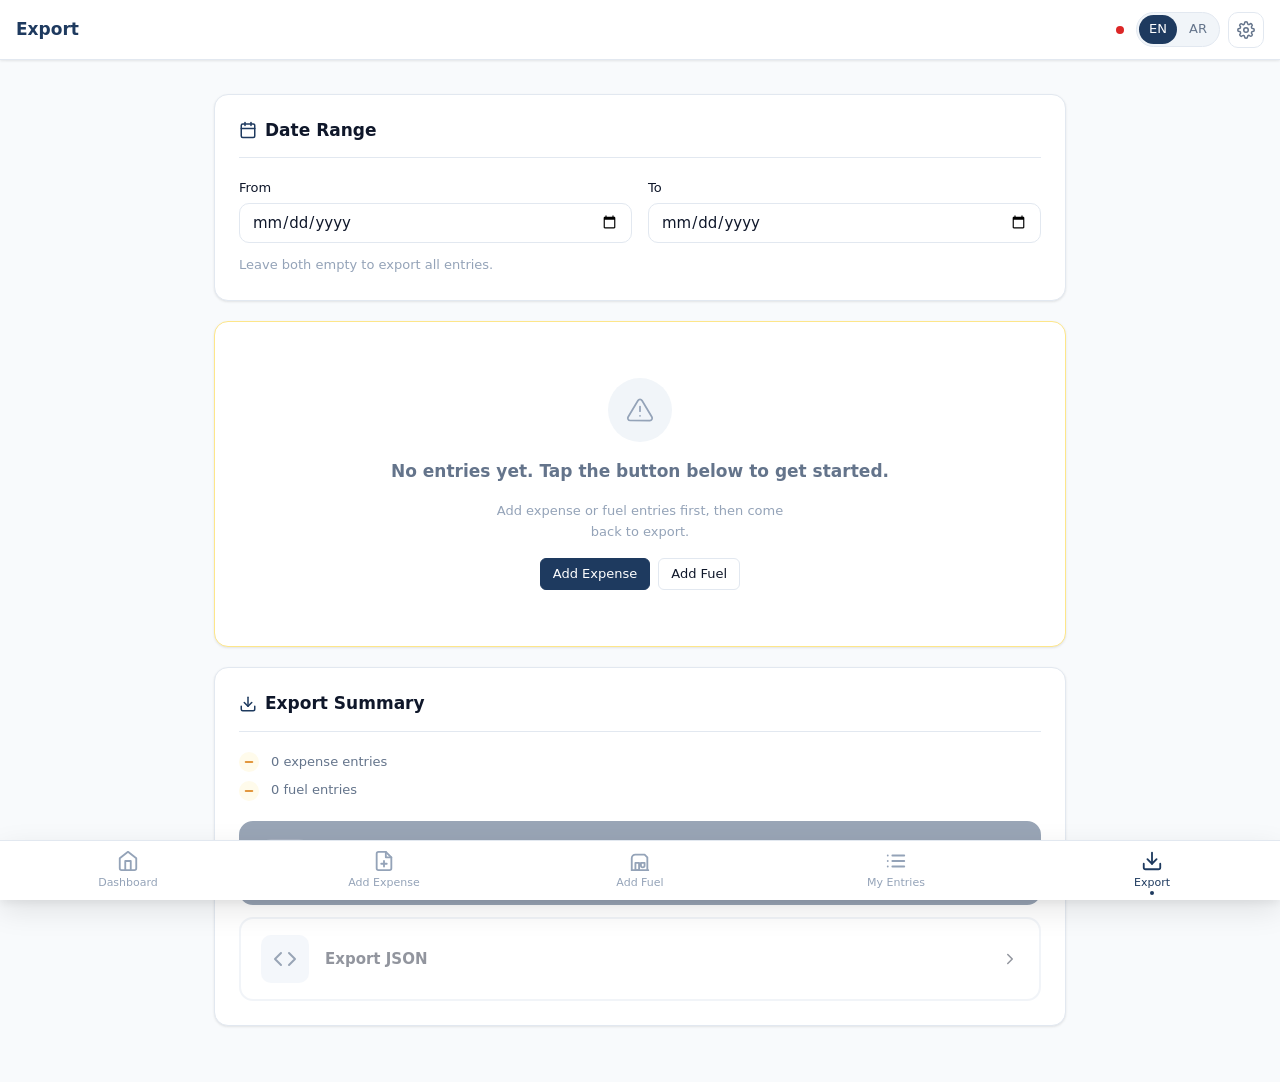
<file: field-app/export.html>
<!DOCTYPE html>
<html lang="en" dir="ltr">
<head>
  <meta charset="UTF-8" />
  <meta name="viewport" content="width=device-width, initial-scale=1.0" />
  <meta name="description" content="Expense-Fuel Tracker — Export Report" />
  <title>Export — Expense-Fuel Tracker</title>

  <link rel="stylesheet" href="../shared/css/common.css" />
  <link rel="stylesheet" href="css/app.css" />

  <style>
    /* -----------------------------------------------------------------------
       Export button (large, tappable on mobile)
    ----------------------------------------------------------------------- */
    .export-btn {
      display: flex;
      align-items: center;
      gap: var(--sp-4);
      padding: var(--sp-4) var(--sp-5);
      border-radius: var(--radius-lg);
      font-size: var(--text-base);
      font-weight: 600;
      cursor: pointer;
      width: 100%;
      text-align: left;
      transition: var(--transition);
      border: 2px solid transparent;
      -webkit-tap-highlight-color: transparent;
    }

    [dir="rtl"] .export-btn { text-align: right; }

    .export-btn-icon {
      width: 48px;
      height: 48px;
      border-radius: var(--radius-md);
      display: flex;
      align-items: center;
      justify-content: center;
      flex-shrink: 0;
      transition: var(--transition);
    }

    .export-btn-body { flex: 1; min-width: 0; }
    .export-btn-title { font-size: var(--text-base); font-weight: 600; }
    .export-btn-sub   { font-size: var(--text-sm); margin-top: 2px; opacity: 0.8; }

    /* Excel — navy primary */
    .export-btn-excel {
      background: var(--color-primary);
      color: var(--color-text-inverse);
      border-color: var(--color-primary);
    }
    .export-btn-excel .export-btn-icon {
      background: rgba(255,255,255,0.15);
      color: #fff;
    }
    .export-btn-excel:hover {
      background: var(--color-primary-hover);
      border-color: var(--color-primary-hover);
    }

    /* JSON — secondary */
    .export-btn-json {
      background: var(--color-surface);
      color: var(--color-text-primary);
      border-color: var(--color-border);
    }
    .export-btn-json .export-btn-icon {
      background: var(--color-primary-light);
      color: var(--color-primary);
    }
    .export-btn-json:hover {
      border-color: var(--color-primary);
      background: var(--color-primary-subtle);
    }

    /* Disabled export button */
    .export-btn:disabled,
    .export-btn[disabled] {
      opacity: 0.45;
      cursor: not-allowed;
      pointer-events: none;
    }

    /* -----------------------------------------------------------------------
       Inline success message (shown after successful export)
    ----------------------------------------------------------------------- */
    .export-success {
      display: flex;
      align-items: center;
      gap: var(--sp-2);
      padding: var(--sp-2) var(--sp-3);
      background: var(--color-success-bg);
      border: 1px solid #a7f3d0;
      border-radius: var(--radius-md);
      font-size: var(--text-sm);
      color: var(--color-success);
      margin-top: var(--sp-2);
    }

    .export-success code {
      font-family: 'Courier New', monospace;
      font-size: var(--text-xs);
      background: rgba(0,0,0,0.06);
      padding: 1px 5px;
      border-radius: 3px;
      word-break: break-all;
    }

    /* -----------------------------------------------------------------------
       Danger zone card
    ----------------------------------------------------------------------- */
    .danger-zone-card {
      border: 1px solid #fca5a5;
    }

    .danger-zone-card .card-header {
      border-bottom-color: #fca5a5;
    }

    .danger-zone-title {
      font-size: var(--text-lg);
      font-weight: 600;
      color: var(--color-danger);
      display: flex;
      align-items: center;
      gap: var(--sp-2);
    }

    .danger-zone-desc {
      font-size: var(--text-sm);
      color: var(--color-text-secondary);
      margin-bottom: var(--sp-4);
      line-height: 1.6;
    }

    /* CLEAR gate input + button */
    .clear-gate {
      display: flex;
      gap: var(--sp-3);
      align-items: flex-end;
      flex-wrap: wrap;
    }

    .clear-gate .form-group { margin-bottom: 0; flex: 1; min-width: 160px; }

    .btn-ghost-danger {
      background: transparent;
      color: var(--color-danger);
      border: 1px solid var(--color-danger);
      flex-shrink: 0;
    }

    .btn-ghost-danger:hover:not(:disabled) {
      background: var(--color-danger);
      color: #fff;
    }

    .btn-ghost-danger:disabled {
      opacity: 0.35;
      cursor: not-allowed;
    }

    /* -----------------------------------------------------------------------
       Summary card user row
    ----------------------------------------------------------------------- */
    .summary-user-row {
      display: flex;
      align-items: center;
      gap: var(--sp-4);
    }

    .summary-user-avatar {
      width: 52px;
      height: 52px;
      border-radius: 50%;
      background: rgba(255,255,255,0.2);
      color: #fff;
      display: flex;
      align-items: center;
      justify-content: center;
      font-size: var(--text-lg);
      font-weight: 700;
      flex-shrink: 0;
    }

    .summary-user-info { flex: 1; min-width: 0; }

    .summary-user-name {
      font-size: var(--text-base);
      font-weight: 700;
      color: #fff;
      white-space: nowrap;
      overflow: hidden;
      text-overflow: ellipsis;
    }

    .summary-user-sub {
      font-size: var(--text-sm);
      color: rgba(255,255,255,0.75);
      direction: ltr;
    }

    /* -----------------------------------------------------------------------
       No-entries warning
    ----------------------------------------------------------------------- */
    .no-entries-card {
      border: 1px solid #fde68a;
    }
  </style>
</head>

<body class="field-page">

  <!-- =======================================================================
       NAVBAR
  ======================================================================== -->
  <nav class="navbar" role="navigation" aria-label="Main navigation">

    <div class="field-navbar-brand">
      <span class="field-navbar-title" data-i18n="export">Export</span>
      <span class="settings-complete-indicator"
            id="settingsIndicator"
            aria-label="Settings status"></span>
    </div>

    <div class="navbar-actions">
      <div class="lang-toggle" role="group" aria-label="Language toggle">
        <button id="btnEn" aria-pressed="true">EN</button>
        <button id="btnAr" aria-pressed="false">AR</button>
      </div>
      <a href="settings.html" class="navbar-icon-btn" aria-label="Settings">
        <svg width="18" height="18" viewBox="0 0 24 24" fill="none"
             stroke="currentColor" stroke-width="2"
             stroke-linecap="round" stroke-linejoin="round" aria-hidden="true">
          <circle cx="12" cy="12" r="3"></circle>
          <path d="M19.4 15a1.65 1.65 0 0 0 .33 1.82l.06.06a2 2 0 0 1-2.83 2.83l-.06-.06a1.65 1.65 0 0 0-1.82-.33 1.65 1.65 0 0 0-1 1.51V21a2 2 0 0 1-4 0v-.09A1.65 1.65 0 0 0 9 19.4a1.65 1.65 0 0 0-1.82.33l-.06.06a2 2 0 0 1-2.83-2.83l.06-.06A1.65 1.65 0 0 0 4.68 15a1.65 1.65 0 0 0-1.51-1H3a2 2 0 0 1 0-4h.09A1.65 1.65 0 0 0 4.6 9a1.65 1.65 0 0 0-.33-1.82l-.06-.06a2 2 0 0 1 2.83-2.83l.06.06A1.65 1.65 0 0 0 9 4.68a1.65 1.65 0 0 0 1-1.51V3a2 2 0 0 1 4 0v.09a1.65 1.65 0 0 0 1 1.51 1.65 1.65 0 0 0 1.82-.33l.06-.06a2 2 0 0 1 2.83 2.83l-.06.06A1.65 1.65 0 0 0 19.4 9a1.65 1.65 0 0 0 1.51 1H21a2 2 0 0 1 0 4h-.09a1.65 1.65 0 0 0-1.51 1z"></path>
        </svg>
      </a>
    </div>

  </nav><!-- /navbar -->


  <!-- =======================================================================
       PAGE CONTENT
  ======================================================================== -->
  <main class="container page-content" id="mainContent">


    <!-- export-summary-card moved to dashboard (index.html) -->
    <div class="hidden" id="exportSummaryCard">

      <!-- User info row -->
      <div class="summary-user-row" style="margin-bottom:var(--sp-5)">
        <div class="summary-user-avatar" id="exportInitials" aria-hidden="true">—</div>
        <div class="summary-user-info">
          <div class="summary-user-name" id="exportName">—</div>
          <div class="summary-user-sub"  id="exportMobile">—</div>
        </div>
        <div class="tracking-number-badge" id="exportTracking" style="background:rgba(255,255,255,0.15);color:#fff">T-—</div>
      </div>

      <!-- Stats grid (2-col on mobile, 4-col on desktop) -->
      <div class="stat-grid">

        <div class="stat-card" style="background:rgba(255,255,255,0.12);border:none;box-shadow:none">
          <div class="stat-icon" style="background:rgba(255,255,255,0.2);color:#fff">
            <svg width="20" height="20" viewBox="0 0 24 24" fill="none"
                 stroke="currentColor" stroke-width="2"
                 stroke-linecap="round" stroke-linejoin="round" aria-hidden="true">
              <path d="M14 2H6a2 2 0 0 0-2 2v16a2 2 0 0 0 2 2h12a2 2 0 0 0 2-2V8z"></path>
              <polyline points="14 2 14 8 20 8"></polyline>
            </svg>
          </div>
          <div class="stat-content">
            <div class="stat-value ltr-field" id="exportExpenseCount"
                 style="color:#fff;font-size:var(--text-2xl)">0</div>
            <div class="stat-label" style="color:rgba(255,255,255,0.75)"
                 data-i18n="expenseEntries">Expense Entries</div>
          </div>
        </div>

        <div class="stat-card" style="background:rgba(255,255,255,0.12);border:none;box-shadow:none">
          <div class="stat-icon" style="background:rgba(255,255,255,0.2);color:#fff">
            <svg width="20" height="20" viewBox="0 0 24 24" fill="none"
                 stroke="currentColor" stroke-width="2"
                 stroke-linecap="round" stroke-linejoin="round" aria-hidden="true">
              <line x1="12" y1="1" x2="12" y2="23"></line>
              <path d="M17 5H9.5a3.5 3.5 0 0 0 0 7h5a3.5 3.5 0 0 1 0 7H6"></path>
            </svg>
          </div>
          <div class="stat-content">
            <div class="stat-value ltr-field" id="exportExpenseTotal"
                 style="color:#fff;font-size:var(--text-xl)">—</div>
            <div class="stat-label" style="color:rgba(255,255,255,0.75)"
                 data-i18n="totalExpenses">Total Expenses</div>
          </div>
        </div>

        <div class="stat-card" style="background:rgba(255,255,255,0.12);border:none;box-shadow:none">
          <div class="stat-icon" style="background:rgba(255,255,255,0.2);color:#fff">
            <svg width="20" height="20" viewBox="0 0 24 24" fill="none"
                 stroke="currentColor" stroke-width="2"
                 stroke-linecap="round" stroke-linejoin="round" aria-hidden="true">
              <path d="M3 22V9a4 4 0 0 1 4-4h10l3 3v14"></path>
              <path d="M3 22h18"></path>
              <rect x="7" y="14" width="4" height="8"></rect>
              <path d="M13 14h4v3a2 2 0 0 1-2 2h0a2 2 0 0 1-2-2v-3z"></path>
            </svg>
          </div>
          <div class="stat-content">
            <div class="stat-value ltr-field" id="exportFuelCount"
                 style="color:#fff;font-size:var(--text-2xl)">0</div>
            <div class="stat-label" style="color:rgba(255,255,255,0.75)"
                 data-i18n="fuelEntries">Fuel Entries</div>
          </div>
        </div>

        <div class="stat-card" style="background:rgba(255,255,255,0.12);border:none;box-shadow:none">
          <div class="stat-icon" style="background:rgba(255,255,255,0.2);color:#fff">
            <svg width="20" height="20" viewBox="0 0 24 24" fill="none"
                 stroke="currentColor" stroke-width="2"
                 stroke-linecap="round" stroke-linejoin="round" aria-hidden="true">
              <rect x="1" y="3" width="15" height="13"></rect>
              <polygon points="16 8 20 8 23 11 23 16 16 16 16 8"></polygon>
              <circle cx="5.5" cy="18.5" r="2.5"></circle>
              <circle cx="18.5" cy="18.5" r="2.5"></circle>
            </svg>
          </div>
          <div class="stat-content">
            <div class="stat-value ltr-field" id="exportFuelTotal"
                 style="color:#fff;font-size:var(--text-xl)">—</div>
            <div class="stat-label" style="color:rgba(255,255,255,0.75)"
                 data-i18n="totalFuel">Total Fuel</div>
          </div>
        </div>

      </div><!-- /stat-grid -->

      <!-- Detail rows: date range + karta -->
      <div style="margin-top:var(--sp-4);display:flex;flex-direction:column;gap:var(--sp-2)">

        <div class="export-row" style="border-bottom:1px solid rgba(255,255,255,0.15);padding-bottom:var(--sp-2)">
          <span class="export-row-label" style="color:rgba(255,255,255,0.7)" data-i18n="kartaTotal">Karta Total</span>
          <span class="export-row-value ltr-field" id="exportKartaTotal" style="color:#fff">—</span>
        </div>

        <div class="export-row" style="border-bottom:1px solid rgba(255,255,255,0.15);padding-bottom:var(--sp-2)">
          <span class="export-row-label" style="color:rgba(255,255,255,0.7)" data-i18n="dateRange">Date Range</span>
          <span class="export-row-value ltr-field" id="exportDateRange" style="color:#fff;font-size:var(--text-sm)">—</span>
        </div>

        <div class="export-row" style="padding-bottom:0;border:none">
          <span class="export-row-label" style="color:rgba(255,255,255,0.9);font-weight:700" data-i18n="grandTotal">Grand Total</span>
          <span class="export-row-value ltr-field" id="exportGrandTotal"
                style="color:#fff;font-size:var(--text-lg);font-weight:700">—</span>
        </div>

      </div>

    </div><!-- /export-summary-card -->


    <!-- =====================================================================
         DATE RANGE FILTER CARD
    ====================================================================== -->
    <div class="card" id="dateRangeCard">
      <div class="card-header">
        <h2 class="card-title">
          <svg class="card-title-icon" width="18" height="18" viewBox="0 0 24 24"
               fill="none" stroke="currentColor" stroke-width="2"
               stroke-linecap="round" stroke-linejoin="round" aria-hidden="true">
            <rect x="3" y="4" width="18" height="18" rx="2" ry="2"></rect>
            <line x1="16" y1="2" x2="16" y2="6"></line>
            <line x1="8"  y1="2" x2="8"  y2="6"></line>
            <line x1="3"  y1="10" x2="21" y2="10"></line>
          </svg>
          <span data-i18n="dateRange">Date Range</span>
        </h2>
      </div>

      <div class="grid-2">

        <div class="form-group" style="margin-bottom:0">
          <label class="form-label" for="fieldFromDate">
            <span data-i18n="fromDate">From</span>
          </label>
          <input type="date" id="fieldFromDate" class="form-input ltr-field" />
        </div>

        <div class="form-group" style="margin-bottom:0">
          <label class="form-label" for="fieldToDate">
            <span data-i18n="toDate">To</span>
          </label>
          <input type="date" id="fieldToDate" class="form-input ltr-field" />
        </div>

      </div>
      <p class="form-hint" style="margin-top:var(--sp-3)">
        <span data-i18n="dateRangeHint">Leave both empty to export all entries.</span>
      </p>
    </div>


    <!-- =====================================================================
         NO ENTRIES WARNING (hidden when entries exist)
    ====================================================================== -->
    <div class="card no-entries-card hidden" id="noEntriesWarning" style="margin-top:var(--sp-5)">
      <div class="empty-state" style="padding:var(--sp-8) var(--sp-6)">
        <div class="empty-state-icon" aria-hidden="true">
          <svg width="28" height="28" viewBox="0 0 24 24" fill="none"
               stroke="currentColor" stroke-width="1.5"
               stroke-linecap="round" stroke-linejoin="round">
            <path d="M10.29 3.86L1.82 18a2 2 0 0 0 1.71 3h16.94a2 2 0 0 0 1.71-3L13.71 3.86a2 2 0 0 0-3.42 0z"></path>
            <line x1="12" y1="9"  x2="12" y2="13"></line>
            <line x1="12" y1="17" x2="12.01" y2="17"></line>
          </svg>
        </div>
        <div class="empty-state-title" data-i18n="noEntries">No entries to export.</div>
        <div class="empty-state-desc">
          Add expense or fuel entries first, then come back to export.
        </div>
        <div class="flex gap-2">
          <a href="add-expense.html" class="btn btn-primary btn-sm">
            <span data-i18n="addExpense">+ Add Expense</span>
          </a>
          <a href="add-fuel.html" class="btn btn-secondary btn-sm">
            <span data-i18n="addFuel">+ Add Fuel</span>
          </a>
        </div>
      </div>
    </div>


    <!-- =====================================================================
         EXPORT ACTIONS CARD
    ====================================================================== -->
    <div class="card" id="exportActionsCard" style="margin-top:var(--sp-5)">
      <div class="card-header">
        <h2 class="card-title">
          <svg class="card-title-icon" width="18" height="18" viewBox="0 0 24 24"
               fill="none" stroke="currentColor" stroke-width="2"
               stroke-linecap="round" stroke-linejoin="round" aria-hidden="true">
            <path d="M21 15v4a2 2 0 0 1-2 2H5a2 2 0 0 1-2-2v-4"></path>
            <polyline points="7 10 12 15 17 10"></polyline>
            <line x1="12" y1="15" x2="12" y2="3"></line>
          </svg>
          <span data-i18n="exportSummary">Export Report</span>
        </h2>
      </div>

      <!-- Export checklist -->
      <div class="export-checklist" id="exportChecklist">

        <div class="checklist-item" id="checkExpenses">
          <div class="checklist-icon" id="checkExpensesIcon" aria-hidden="true">
            <svg width="12" height="12" viewBox="0 0 24 24" fill="none"
                 stroke="currentColor" stroke-width="3"
                 stroke-linecap="round" stroke-linejoin="round">
              <polyline points="20 6 9 17 4 12"></polyline>
            </svg>
          </div>
          <span id="checkExpensesLabel">Expense entries ready</span>
        </div>

        <div class="checklist-item" id="checkFuel">
          <div class="checklist-icon" id="checkFuelIcon" aria-hidden="true">
            <svg width="12" height="12" viewBox="0 0 24 24" fill="none"
                 stroke="currentColor" stroke-width="3"
                 stroke-linecap="round" stroke-linejoin="round">
              <polyline points="20 6 9 17 4 12"></polyline>
            </svg>
          </div>
          <span id="checkFuelLabel">Fuel entries ready</span>
        </div>

      </div>

      <!-- Export buttons -->
      <div style="display:flex;flex-direction:column;gap:var(--sp-3)">

        <!-- Excel button -->
        <div>
          <button
            type="button"
            class="export-btn export-btn-excel"
            id="btnExportExcel"
            onclick="exportExcel()"
            aria-label="Export Excel spreadsheet"
          >
            <div class="export-btn-icon" aria-hidden="true">
              <svg width="24" height="24" viewBox="0 0 24 24" fill="none"
                   stroke="currentColor" stroke-width="2"
                   stroke-linecap="round" stroke-linejoin="round">
                <path d="M14 2H6a2 2 0 0 0-2 2v16a2 2 0 0 0 2 2h12a2 2 0 0 0 2-2V8z"></path>
                <polyline points="14 2 14 8 20 8"></polyline>
                <line x1="8" y1="13" x2="16" y2="13"></line>
                <line x1="8" y1="17" x2="16" y2="17"></line>
                <polyline points="10 9 9 9 8 9"></polyline>
              </svg>
            </div>
            <div class="export-btn-body">
              <div class="export-btn-title" data-i18n="exportExcel">Export Excel (.xlsx)</div>
            </div>
            <svg width="18" height="18" viewBox="0 0 24 24" fill="none"
                 stroke="currentColor" stroke-width="2"
                 stroke-linecap="round" stroke-linejoin="round"
                 class="icon-directional" aria-hidden="true">
              <polyline points="9 18 15 12 9 6"></polyline>
            </svg>
          </button>

          <!-- Inline success message -->
          <div class="export-success hidden" id="successExcel" role="status">
            <svg width="15" height="15" viewBox="0 0 24 24" fill="none"
                 stroke="currentColor" stroke-width="2.5"
                 stroke-linecap="round" stroke-linejoin="round" aria-hidden="true">
              <polyline points="20 6 9 17 4 12"></polyline>
            </svg>
            <span>Saved as <code id="filenameExcel"></code></span>
          </div>
        </div>

        <!-- JSON button -->
        <div>
          <button
            type="button"
            class="export-btn export-btn-json"
            id="btnExportJson"
            onclick="exportJson()"
            aria-label="Export JSON file"
          >
            <div class="export-btn-icon" aria-hidden="true">
              <svg width="24" height="24" viewBox="0 0 24 24" fill="none"
                   stroke="currentColor" stroke-width="2"
                   stroke-linecap="round" stroke-linejoin="round">
                <polyline points="16 18 22 12 16 6"></polyline>
                <polyline points="8 6 2 12 8 18"></polyline>
              </svg>
            </div>
            <div class="export-btn-body">
              <div class="export-btn-title" data-i18n="exportJson">Export JSON</div>
            </div>
            <svg width="18" height="18" viewBox="0 0 24 24" fill="none"
                 stroke="currentColor" stroke-width="2"
                 stroke-linecap="round" stroke-linejoin="round"
                 class="icon-directional" aria-hidden="true">
              <polyline points="9 18 15 12 9 6"></polyline>
            </svg>
          </button>

          <!-- Inline success message -->
          <div class="export-success hidden" id="successJson" role="status">
            <svg width="15" height="15" viewBox="0 0 24 24" fill="none"
                 stroke="currentColor" stroke-width="2.5"
                 stroke-linecap="round" stroke-linejoin="round" aria-hidden="true">
              <polyline points="20 6 9 17 4 12"></polyline>
            </svg>
            <span>Saved as <code id="filenameJson"></code></span>
          </div>
        </div>

      </div><!-- /export buttons -->

    </div><!-- /exportActionsCard -->



  </main><!-- /main -->


  <!-- =======================================================================
       BOTTOM NAVIGATION — Export tab active
  ======================================================================== -->
  <nav class="bottom-nav" role="navigation" aria-label="App navigation">

    <a href="index.html" class="bottom-nav-item" aria-label="Dashboard">
      <svg width="22" height="22" viewBox="0 0 24 24" fill="none"
           stroke="currentColor" stroke-width="2"
           stroke-linecap="round" stroke-linejoin="round" aria-hidden="true">
        <path d="M3 9l9-7 9 7v11a2 2 0 0 1-2 2H5a2 2 0 0 1-2-2z"></path>
        <polyline points="9 22 9 12 15 12 15 22"></polyline>
      </svg>
      <span data-i18n="dashboard">Dashboard</span>
    </a>

    <a href="add-expense.html" class="bottom-nav-item" aria-label="Add Expense">
      <svg width="22" height="22" viewBox="0 0 24 24" fill="none"
           stroke="currentColor" stroke-width="2"
           stroke-linecap="round" stroke-linejoin="round" aria-hidden="true">
        <path d="M14 2H6a2 2 0 0 0-2 2v16a2 2 0 0 0 2 2h12a2 2 0 0 0 2-2V8z"></path>
        <polyline points="14 2 14 8 20 8"></polyline>
        <line x1="12" y1="18" x2="12" y2="12"></line>
        <line x1="9" y1="15" x2="15" y2="15"></line>
      </svg>
      <span data-i18n="addExpense">Add Expense</span>
    </a>

    <a href="add-fuel.html" class="bottom-nav-item" aria-label="Add Fuel">
      <svg width="22" height="22" viewBox="0 0 24 24" fill="none"
           stroke="currentColor" stroke-width="2"
           stroke-linecap="round" stroke-linejoin="round" aria-hidden="true">
        <path d="M3 22V9a4 4 0 0 1 4-4h10l3 3v14"></path>
        <path d="M3 22h18"></path>
        <rect x="7" y="14" width="4" height="8"></rect>
        <path d="M13 14h4v3a2 2 0 0 1-2 2h0a2 2 0 0 1-2-2v-3z"></path>
      </svg>
      <span data-i18n="addFuel">Add Fuel</span>
    </a>

    <a href="my-entries.html" class="bottom-nav-item" aria-label="My Entries">
      <svg width="22" height="22" viewBox="0 0 24 24" fill="none"
           stroke="currentColor" stroke-width="2"
           stroke-linecap="round" stroke-linejoin="round" aria-hidden="true">
        <line x1="8"  y1="6"  x2="21" y2="6"></line>
        <line x1="8"  y1="12" x2="21" y2="12"></line>
        <line x1="8"  y1="18" x2="21" y2="18"></line>
        <line x1="3"  y1="6"  x2="3.01" y2="6"></line>
        <line x1="3"  y1="12" x2="3.01" y2="12"></line>
        <line x1="3"  y1="18" x2="3.01" y2="18"></line>
      </svg>
      <span data-i18n="myEntries">My Entries</span>
    </a>

    <a href="export.html" class="bottom-nav-item active" aria-current="page" aria-label="Export">
      <svg width="22" height="22" viewBox="0 0 24 24" fill="none"
           stroke="currentColor" stroke-width="2"
           stroke-linecap="round" stroke-linejoin="round" aria-hidden="true">
        <path d="M21 15v4a2 2 0 0 1-2 2H5a2 2 0 0 1-2-2v-4"></path>
        <polyline points="7 10 12 15 17 10"></polyline>
        <line x1="12" y1="15" x2="12" y2="3"></line>
      </svg>
      <span data-i18n="export">Export</span>
    </a>

  </nav><!-- /bottom-nav -->


  <!-- Toast container -->
  <div id="toast-container" class="toast-container" aria-live="polite" aria-atomic="false"></div>


  <!-- =======================================================================
       SCRIPTS
  ======================================================================== -->
  <script src="https://cdn.sheetjs.com/xlsx-latest/package/dist/xlsx.full.min.js"></script>
  <script src="../shared/js/translations.js"></script>
  <script src="../shared/js/lists.js"></script>
  <script src="../shared/js/utils.js"></script>
  <script src="../shared/js/validations.js"></script>
  <script src="../shared/js/excel-export.js"></script>
  <script src="js/app.js"></script>
  <script src="js/expenses.js"></script>
  <script src="js/fuel.js"></script>
  <script src="js/export.js"></script>

  <!-- Page init -->
  <script>
  document.addEventListener('DOMContentLoaded', function () {

    /* Populate summary from storage */
    if (typeof initExportPage === 'function') {
      initExportPage();
    }

    /* CLEAR safety gate — enable button only when input matches exactly */
    const clearInput = document.getElementById('clearInput');
    const btnClear   = document.getElementById('btnClearAll');

    if (clearInput && btnClear) {
      clearInput.addEventListener('input', function () {
        const enabled = this.value === 'CLEAR';
        btnClear.disabled = !enabled;
        /* Visual feedback on the input */
        if (enabled) {
          this.style.borderColor = 'var(--color-danger)';
          this.style.boxShadow   = '0 0 0 3px var(--color-danger-bg)';
        } else {
          this.style.borderColor = '';
          this.style.boxShadow   = '';
        }
      });
    }

  });
  </script>

</body>
</html>
</file>
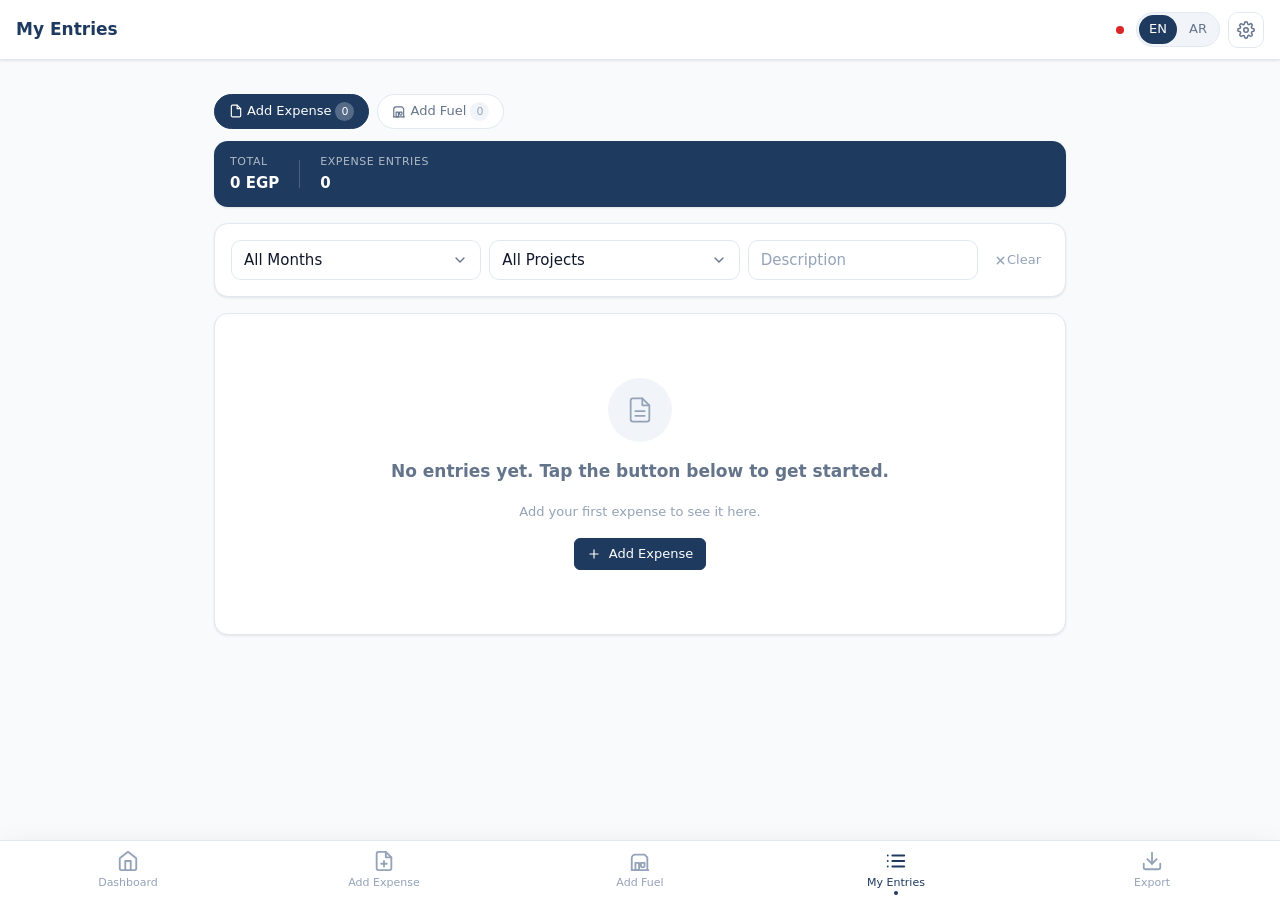
<file: field-app/my-entries.html>
<!DOCTYPE html>
<html lang="en" dir="ltr">
<head>
  <meta charset="UTF-8" />
  <meta name="viewport" content="width=device-width, initial-scale=1.0" />
  <meta name="description" content="Expense-Fuel Tracker — My Entries" />
  <title>My Entries — Expense-Fuel Tracker</title>

  <link rel="stylesheet" href="../shared/css/common.css" />
  <link rel="stylesheet" href="css/app.css" />

  <style>
    /* -----------------------------------------------------------------------
       Tabs row
    ----------------------------------------------------------------------- */
    .tabs-row {
      display: flex;
      gap: var(--sp-2);
      margin-bottom: var(--sp-3);
    }

    /* -----------------------------------------------------------------------
       Summary strip — compact data bar below tabs
    ----------------------------------------------------------------------- */
    .summary-strip {
      display: flex;
      align-items: center;
      flex-wrap: wrap;
      gap: var(--sp-3) var(--sp-5);
      padding: var(--sp-3) var(--sp-4);
      background: var(--color-primary);
      border-radius: var(--radius-lg);
      margin-bottom: var(--sp-4);
      box-shadow: var(--shadow-sm);
    }

    .summary-stat {
      display: flex;
      flex-direction: column;
      gap: 1px;
    }

    .summary-stat-label {
      font-size: var(--text-xs);
      color: rgba(255,255,255,0.65);
      font-weight: 500;
      text-transform: uppercase;
      letter-spacing: 0.05em;
    }

    .summary-stat-value {
      font-size: var(--text-base);
      font-weight: 700;
      color: #fff;
      direction: ltr;
    }

    .summary-divider {
      width: 1px;
      height: 28px;
      background: rgba(255,255,255,0.2);
      flex-shrink: 0;
    }

    /* -----------------------------------------------------------------------
       Filter card
    ----------------------------------------------------------------------- */
    .filter-card {
      padding: var(--sp-4);
      margin-bottom: var(--sp-4);
    }

    .filter-row {
      display: flex;
      flex-wrap: wrap;
      gap: var(--sp-2);
      align-items: flex-end;
    }

    .filter-row .form-select,
    .filter-row .form-input {
      flex: 1;
      min-width: 120px;
    }

    .filter-clear-link {
      font-size: var(--text-sm);
      color: var(--color-text-muted);
      cursor: pointer;
      background: none;
      border: none;
      padding: 0 var(--sp-2);
      height: 40px;
      display: flex;
      align-items: center;
      white-space: nowrap;
      flex-shrink: 0;
      transition: color var(--transition);
    }

    .filter-clear-link:hover { color: var(--color-danger); }

    /* Filter toggle (mobile only) */
    .filter-toggle-row {
      display: flex;
      align-items: center;
      justify-content: space-between;
      margin-bottom: var(--sp-3);
      cursor: pointer;
    }

    .filter-toggle-label {
      font-size: var(--text-sm);
      font-weight: 500;
      color: var(--color-text-secondary);
      display: flex;
      align-items: center;
      gap: var(--sp-2);
    }

    .filter-toggle-chevron {
      color: var(--color-text-muted);
      transition: transform var(--transition);
    }

    .filter-toggle-chevron.open {
      transform: rotate(180deg);
    }

    .filter-body {
      overflow: hidden;
      transition: max-height 250ms ease, opacity 250ms ease;
    }

    .filter-body.collapsed {
      max-height: 0;
      opacity: 0;
      pointer-events: none;
    }

    @media (min-width: 768px) {
      .filter-toggle-row { display: none; } /* always visible on desktop */
      .filter-body.collapsed {
        max-height: 999px;
        opacity: 1;
        pointer-events: auto;
      }
    }

    /* -----------------------------------------------------------------------
       Table action buttons
    ----------------------------------------------------------------------- */
    .table-actions {
      display: flex;
      gap: var(--sp-1);
      align-items: center;
    }

    .action-btn {
      display: flex;
      align-items: center;
      justify-content: center;
      width: 30px;
      height: 30px;
      border-radius: var(--radius-sm);
      border: 1px solid var(--color-border);
      background: var(--color-surface);
      cursor: pointer;
      color: var(--color-text-muted);
      transition: var(--transition);
      flex-shrink: 0;
    }

    .action-btn:hover { border-color: currentColor; }

    .action-btn-edit:hover {
      color: var(--color-primary);
      background: var(--color-primary-light);
      border-color: var(--color-primary-light);
    }

    .action-btn-delete:hover {
      color: var(--color-danger);
      background: var(--color-danger-bg);
      border-color: var(--color-danger-bg);
    }

    /* Description cell — truncate long text */
    .cell-desc {
      max-width: 160px;
      overflow: hidden;
      text-overflow: ellipsis;
      white-space: nowrap;
    }

    /* Amount cells right-aligned in LTR */
    .cell-amount {
      text-align: right;
      font-weight: 600;
      color: var(--color-primary);
      direction: ltr;
    }

    [dir="rtl"] .cell-amount { text-align: left; }

    /* KM/dist cells */
    .cell-km {
      direction: ltr;
      white-space: nowrap;
    }

    /* Results count label */
    .results-label {
      font-size: var(--text-xs);
      color: var(--color-text-muted);
      text-align: right;
      margin-bottom: var(--sp-2);
    }

    [dir="rtl"] .results-label { text-align: left; }
  </style>
</head>

<body class="field-page">

  <!-- =======================================================================
       NAVBAR
  ======================================================================== -->
  <nav class="navbar" role="navigation" aria-label="Main navigation">

    <div class="field-navbar-brand">
      <span class="field-navbar-title" data-i18n="myEntries">My Entries</span>
      <span class="settings-complete-indicator"
            id="settingsIndicator"
            aria-label="Settings status"></span>
    </div>

    <div class="navbar-actions">
      <div class="lang-toggle" role="group" aria-label="Language toggle">
        <button id="btnEn" aria-pressed="true">EN</button>
        <button id="btnAr" aria-pressed="false">AR</button>
      </div>
      <a href="settings.html" class="navbar-icon-btn" aria-label="Settings">
        <svg width="18" height="18" viewBox="0 0 24 24" fill="none"
             stroke="currentColor" stroke-width="2"
             stroke-linecap="round" stroke-linejoin="round" aria-hidden="true">
          <circle cx="12" cy="12" r="3"></circle>
          <path d="M19.4 15a1.65 1.65 0 0 0 .33 1.82l.06.06a2 2 0 0 1-2.83 2.83l-.06-.06a1.65 1.65 0 0 0-1.82-.33 1.65 1.65 0 0 0-1 1.51V21a2 2 0 0 1-4 0v-.09A1.65 1.65 0 0 0 9 19.4a1.65 1.65 0 0 0-1.82.33l-.06.06a2 2 0 0 1-2.83-2.83l.06-.06A1.65 1.65 0 0 0 4.68 15a1.65 1.65 0 0 0-1.51-1H3a2 2 0 0 1 0-4h.09A1.65 1.65 0 0 0 4.6 9a1.65 1.65 0 0 0-.33-1.82l-.06-.06a2 2 0 0 1 2.83-2.83l.06.06A1.65 1.65 0 0 0 9 4.68a1.65 1.65 0 0 0 1-1.51V3a2 2 0 0 1 4 0v.09a1.65 1.65 0 0 0 1 1.51 1.65 1.65 0 0 0 1.82-.33l.06-.06a2 2 0 0 1 2.83 2.83l-.06.06A1.65 1.65 0 0 0 19.4 9a1.65 1.65 0 0 0 1.51 1H21a2 2 0 0 1 0 4h-.09a1.65 1.65 0 0 0-1.51 1z"></path>
        </svg>
      </a>
    </div>

  </nav><!-- /navbar -->


  <!-- =======================================================================
       PAGE CONTENT
  ======================================================================== -->
  <main class="container page-content" id="mainContent">

    <!-- =====================================================================
         TAB BAR — Expenses | Fuel
    ====================================================================== -->
    <div class="tabs-row" role="tablist" aria-label="Entry types">

      <button
        id="tabExpenses"
        class="filter-tab active"
        role="tab"
        aria-selected="true"
        aria-controls="panelExpenses"
        onclick="switchTab('expenses')"
      >
        <svg width="14" height="14" viewBox="0 0 24 24" fill="none"
             stroke="currentColor" stroke-width="2"
             stroke-linecap="round" stroke-linejoin="round" aria-hidden="true">
          <path d="M14 2H6a2 2 0 0 0-2 2v16a2 2 0 0 0 2 2h12a2 2 0 0 0 2-2V8z"></path>
          <polyline points="14 2 14 8 20 8"></polyline>
        </svg>
        <span data-i18n="addExpense">Expenses</span>
        <span class="filter-tab-count" id="countExpenses">0</span>
      </button>

      <button
        id="tabFuel"
        class="filter-tab"
        role="tab"
        aria-selected="false"
        aria-controls="panelFuel"
        onclick="switchTab('fuel')"
      >
        <svg width="14" height="14" viewBox="0 0 24 24" fill="none"
             stroke="currentColor" stroke-width="2"
             stroke-linecap="round" stroke-linejoin="round" aria-hidden="true">
          <path d="M3 22V9a4 4 0 0 1 4-4h10l3 3v14"></path>
          <path d="M3 22h18"></path>
          <rect x="7" y="14" width="4" height="8"></rect>
          <path d="M13 14h4v3a2 2 0 0 1-2 2h0a2 2 0 0 1-2-2v-3z"></path>
        </svg>
        <span data-i18n="addFuel">Fuel</span>
        <span class="filter-tab-count" id="countFuel">0</span>
      </button>

    </div><!-- /tabs-row -->


    <!-- =====================================================================
         SUMMARY STRIP
    ====================================================================== -->

    <!-- Expenses summary (shown when Expenses tab is active) -->
    <div class="summary-strip" id="summaryExpenses" aria-live="polite">
      <div class="summary-stat">
        <span class="summary-stat-label" data-i18n="total">Total</span>
        <span class="summary-stat-value" id="expenseTotal">—</span>
      </div>
      <div class="summary-divider" aria-hidden="true"></div>
      <div class="summary-stat">
        <span class="summary-stat-label" data-i18n="expenseEntries">Entries</span>
        <span class="summary-stat-value" id="expenseEntryCount">0</span>
      </div>
    </div>

    <!-- Fuel summary (shown when Fuel tab is active) -->
    <div class="summary-strip hidden" id="summaryFuel" aria-live="polite">
      <div class="summary-stat">
        <span class="summary-stat-label" data-i18n="newFuel">New Fuel</span>
        <span class="summary-stat-value" id="fuelTotalFuel">—</span>
      </div>
      <div class="summary-divider" aria-hidden="true"></div>
      <div class="summary-stat">
        <span class="summary-stat-label" data-i18n="karta">Karta</span>
        <span class="summary-stat-value" id="fuelTotalKarta">—</span>
      </div>
      <div class="summary-divider" aria-hidden="true"></div>
      <div class="summary-stat">
        <span class="summary-stat-label" data-i18n="fuelEntries">Entries</span>
        <span class="summary-stat-value" id="fuelEntryCount">0</span>
      </div>
    </div>


    <!-- =====================================================================
         FILTER CARD
    ====================================================================== -->
    <div class="filter-card card">

      <!-- Toggle row — visible on mobile, hidden on desktop -->
      <div class="filter-toggle-row" id="filterToggleRow" onclick="toggleFilters()">
        <span class="filter-toggle-label">
          <svg width="15" height="15" viewBox="0 0 24 24" fill="none"
               stroke="currentColor" stroke-width="2"
               stroke-linecap="round" stroke-linejoin="round" aria-hidden="true">
            <polygon points="22 3 2 3 10 12.46 10 19 14 21 14 12.46 22 3"></polygon>
          </svg>
          Filters
        </span>
        <svg class="filter-toggle-chevron" id="filterChevron"
             width="16" height="16" viewBox="0 0 24 24" fill="none"
             stroke="currentColor" stroke-width="2"
             stroke-linecap="round" stroke-linejoin="round" aria-hidden="true">
          <polyline points="6 9 12 15 18 9"></polyline>
        </svg>
      </div>

      <div class="filter-body collapsed" id="filterBody">
        <div class="filter-row">

          <!-- Month filter -->
          <select
            id="filterMonth"
            class="form-select"
            aria-label="Filter by month"
            onchange="applyFilters()"
          ></select>

          <!-- Project filter -->
          <select
            id="filterProject"
            class="form-select"
            aria-label="Filter by project"
            onchange="applyFilters()"
          ></select>

          <!-- Search -->
          <input
            type="search"
            id="filterSearch"
            class="form-input"
            placeholder="Search description, site…"
            data-i18n-placeholder="description"
            inputmode="search"
            oninput="applyFilters()"
            aria-label="Search entries"
          />

          <!-- Clear -->
          <button
            type="button"
            class="filter-clear-link"
            id="btnClearFilters"
            onclick="clearFilters()"
            aria-label="Clear all filters"
          >
            <svg width="13" height="13" viewBox="0 0 24 24" fill="none"
                 stroke="currentColor" stroke-width="2.5"
                 stroke-linecap="round" stroke-linejoin="round" aria-hidden="true">
              <line x1="18" y1="6" x2="6" y2="18"></line>
              <line x1="6" y1="6" x2="18" y2="18"></line>
            </svg>
            Clear
          </button>

        </div>
      </div>

    </div><!-- /filter-card -->


    <!-- =====================================================================
         EXPENSES PANEL
    ====================================================================== -->
    <div id="panelExpenses" role="tabpanel" aria-labelledby="tabExpenses">

      <!-- Results count -->
      <div class="results-label hidden" id="expensesResultsLabel" aria-live="polite"></div>

      <!-- Table -->
      <div class="table-wrapper" id="expensesTableWrapper">
        <table aria-label="Expense entries">
          <thead>
            <tr>
              <th data-i18n="date">Date</th>
              <th data-i18n="project">Project</th>
              <th data-i18n="siteId">Site ID</th>
              <th data-i18n="category">Category</th>
              <th data-i18n="description">Description</th>
              <th data-i18n="amount" style="text-align:right">Amount</th>
              <th style="width:72px"></th><!-- Actions — no label -->
            </tr>
          </thead>
          <tbody id="expensesTableBody">
            <!-- Populated by entries.js -->
          </tbody>
        </table>
      </div>

      <!-- Empty state -->
      <div class="card hidden" id="emptyExpenses">
        <div class="empty-state">
          <div class="empty-state-icon" aria-hidden="true">
            <svg width="28" height="28" viewBox="0 0 24 24" fill="none"
                 stroke="currentColor" stroke-width="1.5"
                 stroke-linecap="round" stroke-linejoin="round">
              <path d="M14 2H6a2 2 0 0 0-2 2v16a2 2 0 0 0 2 2h12a2 2 0 0 0 2-2V8z"></path>
              <polyline points="14 2 14 8 20 8"></polyline>
              <line x1="16" y1="13" x2="8" y2="13"></line>
              <line x1="16" y1="17" x2="8" y2="17"></line>
            </svg>
          </div>
          <div class="empty-state-title" data-i18n="noEntries">No expense entries yet.</div>
          <div class="empty-state-desc" id="emptyExpensesDesc">
            Add your first expense to see it here.
          </div>
          <a href="add-expense.html" class="btn btn-primary btn-sm">
            <svg width="14" height="14" viewBox="0 0 24 24" fill="none"
                 stroke="currentColor" stroke-width="2"
                 stroke-linecap="round" stroke-linejoin="round" aria-hidden="true">
              <line x1="12" y1="5" x2="12" y2="19"></line>
              <line x1="5" y1="12" x2="19" y2="12"></line>
            </svg>
            <span data-i18n="addExpense">Add Expense</span>
          </a>
        </div>
      </div>

    </div><!-- /panelExpenses -->


    <!-- =====================================================================
         FUEL PANEL (hidden by default)
    ====================================================================== -->
    <div id="panelFuel" role="tabpanel" aria-labelledby="tabFuel" class="hidden">

      <!-- Results count -->
      <div class="results-label hidden" id="fuelResultsLabel" aria-live="polite"></div>

      <!-- Table -->
      <div class="table-wrapper" id="fuelTableWrapper">
        <table aria-label="Fuel entries">
          <thead>
            <tr>
              <th data-i18n="date">Date</th>
              <th data-i18n="project">Project</th>
              <th data-i18n="siteId">Site</th>
              <th data-i18n="startKm">Start KM</th>
              <th data-i18n="endKm">End KM</th>
              <th data-i18n="distance">Dist.</th>
              <th data-i18n="newFuel">Fuel</th>
              <th data-i18n="karta">Karta</th>
              <th style="width:72px"></th><!-- Actions -->
            </tr>
          </thead>
          <tbody id="fuelTableBody">
            <!-- Populated by entries.js -->
          </tbody>
        </table>
      </div>

      <!-- Empty state -->
      <div class="card hidden" id="emptyFuel">
        <div class="empty-state">
          <div class="empty-state-icon" aria-hidden="true">
            <svg width="28" height="28" viewBox="0 0 24 24" fill="none"
                 stroke="currentColor" stroke-width="1.5"
                 stroke-linecap="round" stroke-linejoin="round">
              <path d="M3 22V9a4 4 0 0 1 4-4h10l3 3v14"></path>
              <path d="M3 22h18"></path>
              <rect x="7" y="14" width="4" height="8"></rect>
              <path d="M13 14h4v3a2 2 0 0 1-2 2h0a2 2 0 0 1-2-2v-3z"></path>
            </svg>
          </div>
          <div class="empty-state-title" data-i18n="noEntries">No fuel entries yet.</div>
          <div class="empty-state-desc" id="emptyFuelDesc">
            Add your first fuel entry to see it here.
          </div>
          <a href="add-fuel.html" class="btn btn-primary btn-sm">
            <svg width="14" height="14" viewBox="0 0 24 24" fill="none"
                 stroke="currentColor" stroke-width="2"
                 stroke-linecap="round" stroke-linejoin="round" aria-hidden="true">
              <line x1="12" y1="5" x2="12" y2="19"></line>
              <line x1="5" y1="12" x2="19" y2="12"></line>
            </svg>
            <span data-i18n="addFuel">Add Fuel</span>
          </a>
        </div>
      </div>

    </div><!-- /panelFuel -->

  </main><!-- /main -->


  <!-- =======================================================================
       BOTTOM NAVIGATION — My Entries tab active
  ======================================================================== -->
  <nav class="bottom-nav" role="navigation" aria-label="App navigation">

    <a href="index.html" class="bottom-nav-item" aria-label="Dashboard">
      <svg width="22" height="22" viewBox="0 0 24 24" fill="none"
           stroke="currentColor" stroke-width="2"
           stroke-linecap="round" stroke-linejoin="round" aria-hidden="true">
        <path d="M3 9l9-7 9 7v11a2 2 0 0 1-2 2H5a2 2 0 0 1-2-2z"></path>
        <polyline points="9 22 9 12 15 12 15 22"></polyline>
      </svg>
      <span data-i18n="dashboard">Dashboard</span>
    </a>

    <a href="add-expense.html" class="bottom-nav-item" aria-label="Add Expense">
      <svg width="22" height="22" viewBox="0 0 24 24" fill="none"
           stroke="currentColor" stroke-width="2"
           stroke-linecap="round" stroke-linejoin="round" aria-hidden="true">
        <path d="M14 2H6a2 2 0 0 0-2 2v16a2 2 0 0 0 2 2h12a2 2 0 0 0 2-2V8z"></path>
        <polyline points="14 2 14 8 20 8"></polyline>
        <line x1="12" y1="18" x2="12" y2="12"></line>
        <line x1="9" y1="15" x2="15" y2="15"></line>
      </svg>
      <span data-i18n="addExpense">Add Expense</span>
    </a>

    <a href="add-fuel.html" class="bottom-nav-item" aria-label="Add Fuel">
      <svg width="22" height="22" viewBox="0 0 24 24" fill="none"
           stroke="currentColor" stroke-width="2"
           stroke-linecap="round" stroke-linejoin="round" aria-hidden="true">
        <path d="M3 22V9a4 4 0 0 1 4-4h10l3 3v14"></path>
        <path d="M3 22h18"></path>
        <rect x="7" y="14" width="4" height="8"></rect>
        <path d="M13 14h4v3a2 2 0 0 1-2 2h0a2 2 0 0 1-2-2v-3z"></path>
      </svg>
      <span data-i18n="addFuel">Add Fuel</span>
    </a>

    <a href="my-entries.html" class="bottom-nav-item active" aria-current="page" aria-label="My Entries">
      <svg width="22" height="22" viewBox="0 0 24 24" fill="none"
           stroke="currentColor" stroke-width="2"
           stroke-linecap="round" stroke-linejoin="round" aria-hidden="true">
        <line x1="8" y1="6"  x2="21" y2="6"></line>
        <line x1="8" y1="12" x2="21" y2="12"></line>
        <line x1="8" y1="18" x2="21" y2="18"></line>
        <line x1="3" y1="6"  x2="3.01" y2="6"></line>
        <line x1="3" y1="12" x2="3.01" y2="12"></line>
        <line x1="3" y1="18" x2="3.01" y2="18"></line>
      </svg>
      <span data-i18n="myEntries">My Entries</span>
    </a>

    <a href="export.html" class="bottom-nav-item" aria-label="Export">
      <svg width="22" height="22" viewBox="0 0 24 24" fill="none"
           stroke="currentColor" stroke-width="2"
           stroke-linecap="round" stroke-linejoin="round" aria-hidden="true">
        <path d="M21 15v4a2 2 0 0 1-2 2H5a2 2 0 0 1-2-2v-4"></path>
        <polyline points="7 10 12 15 17 10"></polyline>
        <line x1="12" y1="15" x2="12" y2="3"></line>
      </svg>
      <span data-i18n="export">Export</span>
    </a>

  </nav><!-- /bottom-nav -->


  <!-- Toast container -->
  <div id="toast-container" class="toast-container" aria-live="polite" aria-atomic="false"></div>


  <!-- =======================================================================
       SCRIPTS
       Load order: translations → lists → utils → validations → app → expenses → fuel → entries → init
  ======================================================================== -->
  <script src="https://cdn.sheetjs.com/xlsx-latest/package/dist/xlsx.full.min.js"></script>
  <script src="../shared/js/translations.js"></script>
  <script src="../shared/js/lists.js"></script>
  <script src="../shared/js/utils.js"></script>
  <script src="../shared/js/validations.js"></script>
  <script src="js/app.js"></script>
  <script src="js/expenses.js"></script>
  <script src="js/fuel.js"></script>
  <script src="js/entries.js"></script>

  <!-- Page init -->
  <script>
  /* ---- Current active tab state (used by applyFilters, switchTab) ---- */
  let _activeTab = 'expenses';

  document.addEventListener('DOMContentLoaded', function () {

    /* Populate filter selects */
    _populateFilterSelects();

    /* Open filters on desktop by default */
    if (window.innerWidth >= 768) {
      document.getElementById('filterBody').classList.remove('collapsed');
      document.getElementById('filterChevron').classList.add('open');
    }

    /* Initial render via entries.js */
    if (typeof initEntries === 'function') {
      initEntries();
    }

    /* Re-render when entries are modified by expense/fuel delete modals */
    window.addEventListener('expensesUpdated', function () {
      if (typeof renderExpensesTable === 'function') renderExpensesTable();
    });

    window.addEventListener('fuelUpdated', function () {
      if (typeof renderFuelTable === 'function') renderFuelTable();
    });
  });


  /* ---- Tab switching (called by onclick on tab buttons) ---- */
  function switchTab(tab) {
    _activeTab = tab;
    const isExpenses = tab === 'expenses';

    /* Tab buttons */
    const tabExp  = document.getElementById('tabExpenses');
    const tabFuel = document.getElementById('tabFuel');
    if (tabExp)  { tabExp.classList.toggle('active', isExpenses);  tabExp.setAttribute('aria-selected',  isExpenses); }
    if (tabFuel) { tabFuel.classList.toggle('active', !isExpenses); tabFuel.setAttribute('aria-selected', !isExpenses); }

    /* Panels */
    _toggleEl('panelExpenses', isExpenses);
    _toggleEl('panelFuel',    !isExpenses);

    /* Summary strips */
    _toggleEl('summaryExpenses', isExpenses);
    _toggleEl('summaryFuel',    !isExpenses);

    /* Re-apply filters for the newly active tab */
    if (typeof applyFilters === 'function') applyFilters();
  }


  /* ---- Filter bar collapse (mobile) ---- */
  function toggleFilters() {
    const body    = document.getElementById('filterBody');
    const chevron = document.getElementById('filterChevron');
    if (!body) return;
    const isCollapsed = body.classList.contains('collapsed');
    body.classList.toggle('collapsed', !isCollapsed);
    if (chevron) chevron.classList.toggle('open', !isCollapsed);
  }


  /* ---- Filter selects: All Months + All Projects ---- */
  function _populateFilterSelects() {
    const monthEl   = document.getElementById('filterMonth');
    const projectEl = document.getElementById('filterProject');

    if (monthEl) {
      monthEl.innerHTML = '';
      const allOpt = document.createElement('option');
      allOpt.value = '';
      allOpt.textContent = 'All Months';
      monthEl.appendChild(allOpt);
      LISTS.months.forEach(function (m) {
        const opt = document.createElement('option');
        opt.value = m;
        opt.textContent = m;
        monthEl.appendChild(opt);
      });
    }

    if (projectEl) {
      projectEl.innerHTML = '';
      const allOpt = document.createElement('option');
      allOpt.value = '';
      allOpt.textContent = 'All Projects';
      projectEl.appendChild(allOpt);
      LISTS.projects.forEach(function (p) {
        const opt = document.createElement('option');
        opt.value = p;
        opt.textContent = p;
        projectEl.appendChild(opt);
      });
    }
  }


  /* ---- Helper ---- */
  function _toggleEl(id, show) {
    const el = document.getElementById(id);
    if (el) el.classList.toggle('hidden', !show);
  }
  </script>

</body>
</html>
</file>
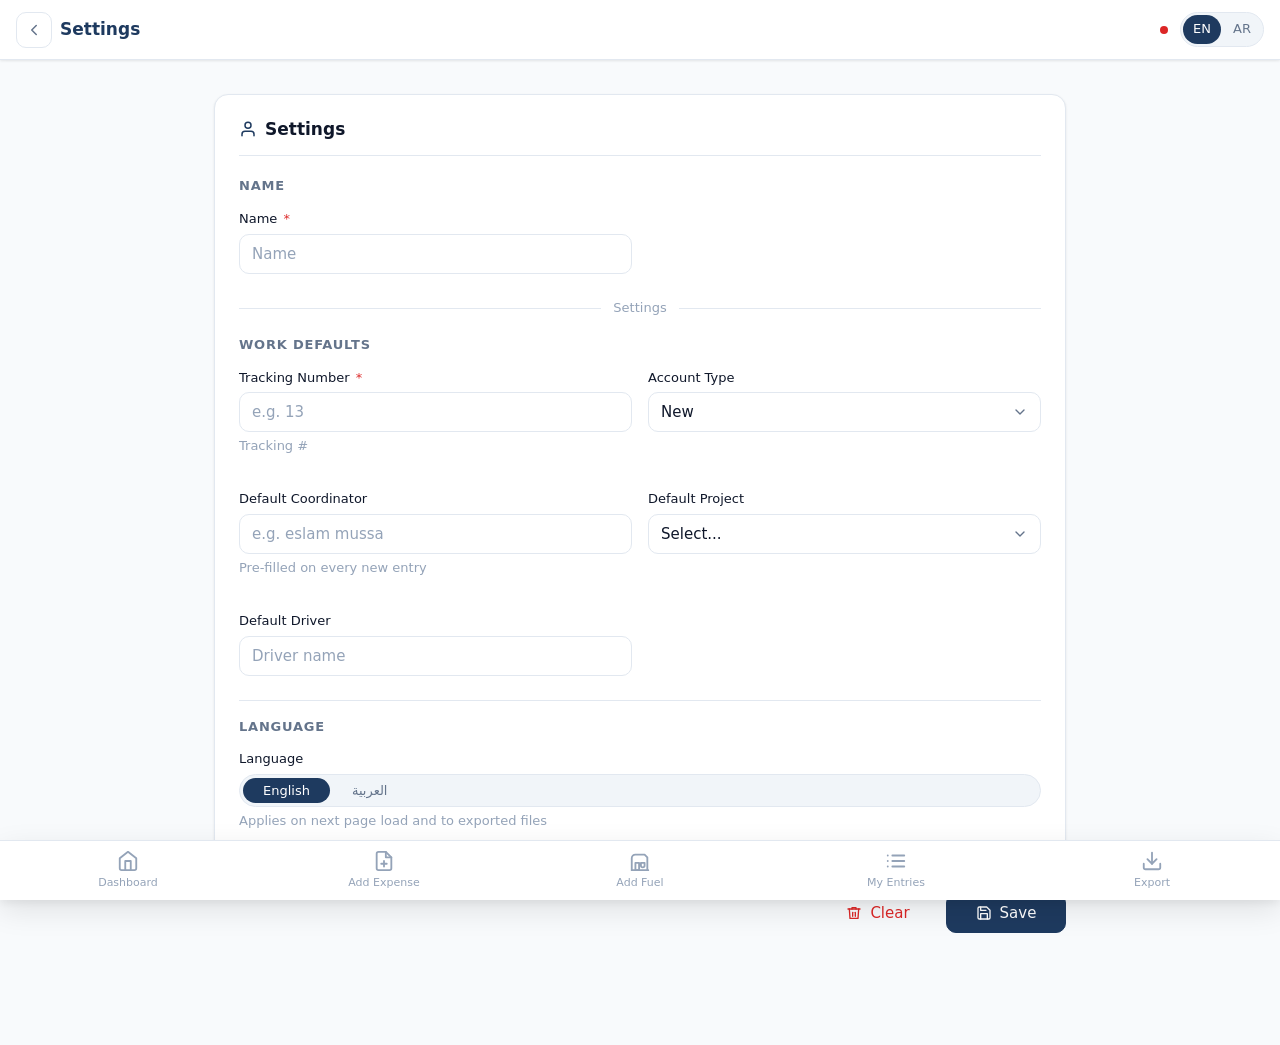
<file: field-app/settings.html>
<!DOCTYPE html>
<html lang="en" dir="ltr">
<head>
  <meta charset="UTF-8" />
  <meta name="viewport" content="width=device-width, initial-scale=1.0" />
  <meta name="description" content="Expense-Fuel Tracker — Settings" />
  <title>Settings — Expense-Fuel Tracker</title>

  <!-- Design system first, then app overrides -->
  <link rel="stylesheet" href="../shared/css/common.css" />
  <link rel="stylesheet" href="css/app.css" />

  <style>
    /* -----------------------------------------------------------------------
       Language preference radio — styled as a pill toggle.
       Scoped here because it is only needed on this page.
    ----------------------------------------------------------------------- */
    .lang-pref-toggle {
      display: inline-flex;
      align-items: center;
      background: var(--color-surface-2);
      border: 1px solid var(--color-border);
      border-radius: var(--radius-pill);
      padding: 3px;
      gap: 2px;
    }

    .lang-pref-toggle input[type="radio"] {
      position: absolute;
      opacity: 0;
      width: 0;
      height: 0;
      pointer-events: none;
    }

    .lang-pref-toggle label {
      display: flex;
      align-items: center;
      justify-content: center;
      padding: 6px 20px;
      border-radius: var(--radius-pill);
      font-size: var(--text-sm);
      font-weight: 500;
      color: var(--color-text-secondary);
      cursor: pointer;
      transition: var(--transition);
      user-select: none;
      line-height: 1;
    }

    .lang-pref-toggle input[type="radio"]:checked + label {
      background: var(--color-primary);
      color: var(--color-text-inverse);
    }

    .lang-pref-toggle label:hover {
      color: var(--color-primary);
    }

    .lang-pref-toggle input[type="radio"]:checked + label:hover {
      color: var(--color-text-inverse);
    }

    .lang-pref-toggle input[type="radio"]:focus-visible + label {
      outline: 3px solid var(--color-primary-light);
      outline-offset: 1px;
    }

    /* Clear All — ghost danger variant */
    .btn-ghost-danger {
      background: transparent;
      color: var(--color-danger);
      border-color: transparent;
    }

    .btn-ghost-danger:hover {
      background: var(--color-danger-bg);
      border-color: var(--color-danger-bg);
    }
  </style>
</head>

<body class="field-page">

  <!-- =======================================================================
       NAVBAR
  ======================================================================== -->
  <nav class="navbar" role="navigation" aria-label="Main navigation">

    <div class="field-navbar-brand">
      <!-- Back to dashboard -->
      <a href="index.html" class="page-back-btn" aria-label="Back to dashboard">
        <svg width="18" height="18" viewBox="0 0 24 24" fill="none"
             stroke="currentColor" stroke-width="2"
             stroke-linecap="round" stroke-linejoin="round">
          <polyline points="15 18 9 12 15 6"></polyline>
        </svg>
      </a>

      <span class="field-navbar-title" data-i18n="settings">Settings</span>

      <!-- Green/red dot: reflects whether settings are complete -->
      <span class="settings-complete-indicator"
            id="settingsIndicator"
            aria-label="Settings status"></span>
    </div>

    <div class="navbar-actions">
      <div class="lang-toggle" role="group" aria-label="Language toggle">
        <button id="btnEn" aria-pressed="true">EN</button>
        <button id="btnAr" aria-pressed="false">AR</button>
      </div>
    </div>

  </nav><!-- /navbar -->


  <!-- =======================================================================
       PAGE CONTENT
  ======================================================================== -->
  <main class="container page-content has-form-actions-bar" id="mainContent">

    <!-- =====================================================================
         AVATAR — shown when settings are already saved (populated by settings.js)
    ====================================================================== -->
    <div class="settings-avatar hidden" id="settingsAvatar" aria-live="polite">
      <div class="settings-avatar-circle" id="avatarInitials" aria-hidden="true">--</div>
      <div class="settings-avatar-name"   id="avatarName">—</div>
      <div class="settings-avatar-meta"   id="avatarMobile"></div>
      <div class="tracking-number-badge"  id="avatarTracking">T-—</div>
    </div>


    <!-- =====================================================================
         FORM CARD
    ====================================================================== -->
    <div class="card">

      <!-- Card header -->
      <div class="card-header">
        <h1 class="card-title">
          <svg class="card-title-icon" width="18" height="18" viewBox="0 0 24 24"
               fill="none" stroke="currentColor" stroke-width="2"
               stroke-linecap="round" stroke-linejoin="round" aria-hidden="true">
            <path d="M20 21v-2a4 4 0 0 0-4-4H8a4 4 0 0 0-4 4v2"></path>
            <circle cx="12" cy="7" r="4"></circle>
          </svg>
          <span data-i18n="settings">Settings</span>
        </h1>
      </div>

      <!-- ------------------------------------------------------------------
           SECTION 1 — Personal Information
      ------------------------------------------------------------------- -->
      <p class="form-section-heading" data-i18n="name"
         style="margin-top:0">Personal</p>

      <div class="grid-2">

        <!-- Full Name -->
        <div class="form-group">
          <label class="form-label" for="fieldName">
            <span data-i18n="name">Full Name</span>
            <span class="required" aria-hidden="true">*</span>
          </label>
          <input
            type="text"
            id="fieldName"
            class="form-input"
            data-i18n-placeholder="name"
            placeholder="Full Name"
            autocomplete="name"
            required
          />
          <span class="form-error hidden" id="errorName" role="alert">
            <svg width="13" height="13" viewBox="0 0 24 24" fill="none"
                 stroke="currentColor" stroke-width="2.5"
                 stroke-linecap="round" stroke-linejoin="round" aria-hidden="true">
              <circle cx="12" cy="12" r="10"></circle>
              <line x1="12" y1="8" x2="12" y2="12"></line>
              <line x1="12" y1="16" x2="12.01" y2="16"></line>
            </svg>
            <span data-i18n="missingField">Please fill in all required fields.</span>
          </span>
        </div>

      </div><!-- /grid-2 personal -->


      <div class="divider" data-i18n="settings" style="margin:var(--sp-2) 0 var(--sp-4)"></div>

      <!-- ------------------------------------------------------------------
           SECTION 2 — Work Defaults
      ------------------------------------------------------------------- -->
      <p class="form-section-heading">Work Defaults</p>

      <div class="grid-2">

        <!-- Tracking Number -->
        <div class="form-group">
          <label class="form-label" for="fieldTrackingNumber">
            <span data-i18n="trackingNumber">Tracking Number</span>
            <span class="required" aria-hidden="true">*</span>
          </label>
          <input
            type="number"
            id="fieldTrackingNumber"
            class="form-input ltr-field"
            placeholder="e.g. 13"
            min="1"
            step="1"
            inputmode="numeric"
            required
          />
          <span class="form-hint" data-i18n="trackingNum">Used in exported filenames</span>
          <span class="form-error hidden" id="errorTracking" role="alert">
            <svg width="13" height="13" viewBox="0 0 24 24" fill="none"
                 stroke="currentColor" stroke-width="2.5"
                 stroke-linecap="round" stroke-linejoin="round" aria-hidden="true">
              <circle cx="12" cy="12" r="10"></circle>
              <line x1="12" y1="8" x2="12" y2="12"></line>
              <line x1="12" y1="16" x2="12.01" y2="16"></line>
            </svg>
            <span data-i18n="zeroAmount">Must be greater than zero.</span>
          </span>
        </div>

        <!-- Account Type -->
        <div class="form-group">
          <label class="form-label" for="fieldAccountType">
            <span data-i18n="accountType">Account Type</span>
          </label>
          <select id="fieldAccountType" class="form-select">
            <option value="New">New</option>
            <option value="VF">VF</option>
          </select>
        </div>

        <!-- Default Coordinator -->
        <div class="form-group">
          <label class="form-label" for="fieldCoordinator">
            <span data-i18n="defaultCoordinator">Default Coordinator</span>
          </label>
          <input
            type="text"
            id="fieldCoordinator"
            class="form-input"
            placeholder="e.g. eslam mussa"
            autocomplete="off"
          />
          <span class="form-hint">Pre-filled on every new entry</span>
        </div>

        <!-- Default Project -->
        <div class="form-group">
          <label class="form-label" for="fieldProject">
            <span data-i18n="defaultProject">Default Project</span>
          </label>
          <!-- Populated by settings.js via populateSelect() -->
          <select id="fieldProject" class="form-select"></select>
        </div>

        <!-- Default Driver -->
        <div class="form-group">
          <label class="form-label" for="fieldDriver">
            <span data-i18n="defaultDriver">Default Driver</span>
          </label>
          <input
            type="text"
            id="fieldDriver"
            class="form-input"
            placeholder="Driver name"
            autocomplete="off"
          />
        </div>

      </div><!-- /grid-2 work defaults -->


      <div class="divider" style="margin:var(--sp-2) 0 var(--sp-4)"></div>

      <!-- ------------------------------------------------------------------
           SECTION 3 — Preferences
      ------------------------------------------------------------------- -->
      <p class="form-section-heading" data-i18n="language">Language</p>

      <div class="form-group">
        <label class="form-label" data-i18n="language">Language</label>

        <div class="lang-pref-toggle" role="group" aria-label="Preferred language">
          <input type="radio" id="langPrefEn" name="language" value="en" />
          <label for="langPrefEn">English</label>

          <input type="radio" id="langPrefAr" name="language" value="ar" />
          <label for="langPrefAr">العربية</label>
        </div>

        <span class="form-hint">Applies on next page load and to exported files</span>
      </div>

    </div><!-- /card -->


    <!-- =====================================================================
         FORM ACTION BAR (sticky above bottom-nav on mobile)
    ====================================================================== -->
    <div class="form-actions-bar" role="group" aria-label="Form actions">
      <button
        type="button"
        class="btn btn-ghost-danger"
        id="btnClearAll"
        aria-label="Clear all settings"
      >
        <svg width="16" height="16" viewBox="0 0 24 24" fill="none"
             stroke="currentColor" stroke-width="2"
             stroke-linecap="round" stroke-linejoin="round" aria-hidden="true">
          <polyline points="3 6 5 6 21 6"></polyline>
          <path d="M19 6l-1 14H6L5 6"></path>
          <path d="M10 11v6"></path><path d="M14 11v6"></path>
          <path d="M9 6V4h6v2"></path>
        </svg>
        <span data-i18n="clear">Clear All</span>
      </button>

      <button
        type="button"
        class="btn btn-primary"
        id="btnSave"
      >
        <svg width="16" height="16" viewBox="0 0 24 24" fill="none"
             stroke="currentColor" stroke-width="2"
             stroke-linecap="round" stroke-linejoin="round" aria-hidden="true">
          <path d="M19 21H5a2 2 0 0 1-2-2V5a2 2 0 0 1 2-2h11l5 5v11a2 2 0 0 1-2 2z"></path>
          <polyline points="17 21 17 13 7 13 7 21"></polyline>
          <polyline points="7 3 7 8 15 8"></polyline>
        </svg>
        <span data-i18n="save">Save</span>
      </button>
    </div>

  </main><!-- /main -->


  <!-- =======================================================================
       BOTTOM NAVIGATION — 5 tabs (none active on settings page)
  ======================================================================== -->
  <nav class="bottom-nav" role="navigation" aria-label="App navigation">

    <a href="index.html" class="bottom-nav-item" aria-label="Dashboard">
      <svg width="22" height="22" viewBox="0 0 24 24" fill="none"
           stroke="currentColor" stroke-width="2"
           stroke-linecap="round" stroke-linejoin="round" aria-hidden="true">
        <path d="M3 9l9-7 9 7v11a2 2 0 0 1-2 2H5a2 2 0 0 1-2-2z"></path>
        <polyline points="9 22 9 12 15 12 15 22"></polyline>
      </svg>
      <span data-i18n="dashboard">Dashboard</span>
    </a>

    <a href="add-expense.html" class="bottom-nav-item" aria-label="Add Expense">
      <svg width="22" height="22" viewBox="0 0 24 24" fill="none"
           stroke="currentColor" stroke-width="2"
           stroke-linecap="round" stroke-linejoin="round" aria-hidden="true">
        <path d="M14 2H6a2 2 0 0 0-2 2v16a2 2 0 0 0 2 2h12a2 2 0 0 0 2-2V8z"></path>
        <polyline points="14 2 14 8 20 8"></polyline>
        <line x1="12" y1="18" x2="12" y2="12"></line>
        <line x1="9" y1="15" x2="15" y2="15"></line>
      </svg>
      <span data-i18n="addExpense">Add Expense</span>
    </a>

    <a href="add-fuel.html" class="bottom-nav-item" aria-label="Add Fuel">
      <svg width="22" height="22" viewBox="0 0 24 24" fill="none"
           stroke="currentColor" stroke-width="2"
           stroke-linecap="round" stroke-linejoin="round" aria-hidden="true">
        <path d="M3 22V9a4 4 0 0 1 4-4h10l3 3v14"></path>
        <path d="M3 22h18"></path>
        <rect x="7" y="14" width="4" height="8"></rect>
        <path d="M13 14h4v3a2 2 0 0 1-2 2h0a2 2 0 0 1-2-2v-3z"></path>
      </svg>
      <span data-i18n="addFuel">Add Fuel</span>
    </a>

    <a href="my-entries.html" class="bottom-nav-item" aria-label="My Entries">
      <svg width="22" height="22" viewBox="0 0 24 24" fill="none"
           stroke="currentColor" stroke-width="2"
           stroke-linecap="round" stroke-linejoin="round" aria-hidden="true">
        <line x1="8" y1="6" x2="21" y2="6"></line>
        <line x1="8" y1="12" x2="21" y2="12"></line>
        <line x1="8" y1="18" x2="21" y2="18"></line>
        <line x1="3" y1="6" x2="3.01" y2="6"></line>
        <line x1="3" y1="12" x2="3.01" y2="12"></line>
        <line x1="3" y1="18" x2="3.01" y2="18"></line>
      </svg>
      <span data-i18n="myEntries">My Entries</span>
    </a>

    <a href="export.html" class="bottom-nav-item" aria-label="Export">
      <svg width="22" height="22" viewBox="0 0 24 24" fill="none"
           stroke="currentColor" stroke-width="2"
           stroke-linecap="round" stroke-linejoin="round" aria-hidden="true">
        <path d="M21 15v4a2 2 0 0 1-2 2H5a2 2 0 0 1-2-2v-4"></path>
        <polyline points="7 10 12 15 17 10"></polyline>
        <line x1="12" y1="15" x2="12" y2="3"></line>
      </svg>
      <span data-i18n="export">Export</span>
    </a>

  </nav><!-- /bottom-nav -->


  <!-- Toast container — populated by showToast() in utils.js -->
  <div id="toast-container" class="toast-container" aria-live="polite" aria-atomic="false"></div>


  <!-- =======================================================================
       SCRIPTS
       Load order: translations → lists → utils → validations → app → page
  ======================================================================== -->
  <script src="https://cdn.sheetjs.com/xlsx-latest/package/dist/xlsx.full.min.js"></script>
  <script src="../shared/js/translations.js"></script>
  <script src="../shared/js/lists.js"></script>
  <script src="../shared/js/utils.js"></script>
  <script src="../shared/js/validations.js"></script>
  <script src="js/app.js"></script>
  <script src="js/settings.js"></script>

</body>
</html>
</file>
<file: shared/css/common.css>
/* ==========================================================================
   ExpenseFuel Tracker — Shared Design System
   HeroUI-inspired, Navy Blue Light Mode
   Mobile-first (390px base), responsive at 768px+
   ========================================================================== */

/* ==========================================================================
   1. CSS RESET
   ========================================================================== */

*, *::before, *::after {
  box-sizing: border-box;
  margin: 0;
  padding: 0;
}

html {
  -webkit-text-size-adjust: 100%;
  scroll-behavior: smooth;
}

body {
  min-height: 100vh;
  -webkit-font-smoothing: antialiased;
  -moz-osx-font-smoothing: grayscale;
}

img, svg, video, canvas {
  max-width: 100%;
  display: block;
}

input, button, textarea, select {
  font: inherit;
}

p, h1, h2, h3, h4, h5, h6 {
  overflow-wrap: break-word;
}

a {
  color: inherit;
  text-decoration: none;
}

ul, ol {
  list-style: none;
}

table {
  border-collapse: collapse;
  border-spacing: 0;
}

/* ==========================================================================
   2. CSS CUSTOM PROPERTIES
   ========================================================================== */

:root {
  /* Primary — Navy Blue */
  --color-primary:        #1e3a5f;
  --color-primary-hover:  #16304f;
  --color-primary-light:  #e8eef7;
  --color-primary-subtle: #f0f4fb;

  /* Surfaces */
  --color-bg:             #f8fafc;
  --color-surface:        #ffffff;
  --color-surface-2:      #f1f5f9;
  --color-border:         #e2e8f0;
  --color-border-focus:   #1e3a5f;

  /* Text */
  --color-text-primary:   #0f172a;
  --color-text-secondary: #64748b;
  --color-text-muted:     #94a3b8;
  --color-text-inverse:   #ffffff;

  /* Status */
  --color-success:        #059669;
  --color-success-bg:     #ecfdf5;
  --color-warning:        #d97706;
  --color-warning-bg:     #fffbeb;
  --color-danger:         #dc2626;
  --color-danger-bg:      #fef2f2;
  --color-info:           #0369a1;
  --color-info-bg:        #f0f9ff;

  /* Shadows */
  --shadow-sm:  0 1px 3px rgba(0,0,0,0.06), 0 1px 2px rgba(0,0,0,0.04);
  --shadow-md:  0 4px 12px rgba(0,0,0,0.08), 0 2px 4px rgba(0,0,0,0.04);
  --shadow-lg:  0 10px 30px rgba(0,0,0,0.10), 0 4px 8px rgba(0,0,0,0.05);

  /* Radii */
  --radius-sm:   6px;
  --radius-md:   10px;
  --radius-lg:   14px;
  --radius-xl:   20px;
  --radius-pill: 999px;

  /* Spacing */
  --sp-1:  4px;
  --sp-2:  8px;
  --sp-3:  12px;
  --sp-4:  16px;
  --sp-5:  20px;
  --sp-6:  24px;
  --sp-8:  32px;
  --sp-10: 40px;

  /* Typography */
  --font:      'Candara', Calibri, 'Segoe UI', system-ui, -apple-system, sans-serif;
  --text-xs:   11px;
  --text-sm:   13px;
  --text-base: 15px;
  --text-lg:   17px;
  --text-xl:   20px;
  --text-2xl:  24px;
  --text-3xl:  30px;

  --transition: 150ms ease;
}

/* Theme hook — override only variables, nothing else changes */
/* [data-theme="sky"] { --color-primary: #0369a1; --color-primary-hover: #0284c7; } */

/* ==========================================================================
   3. BASE TYPOGRAPHY & BODY
   ========================================================================== */

body {
  font-family: var(--font);
  font-size: var(--text-base);
  color: var(--color-text-primary);
  background: var(--color-bg);
  line-height: 1.6;
  overflow-x: hidden; /* prevent RTL horizontal bleed-left */
}

h1 { font-size: var(--text-3xl); font-weight: 700; line-height: 1.2; }
h2 { font-size: var(--text-2xl); font-weight: 700; line-height: 1.3; }
h3 { font-size: var(--text-xl);  font-weight: 600; line-height: 1.3; }
h4 { font-size: var(--text-lg);  font-weight: 600; line-height: 1.4; }
h5 { font-size: var(--text-base); font-weight: 600; }
h6 { font-size: var(--text-sm);  font-weight: 600; }

p  { color: var(--color-text-secondary); }

small { font-size: var(--text-sm); color: var(--color-text-muted); }

/* ==========================================================================
   4. RTL SUPPORT
   ========================================================================== */

[dir="rtl"] {
  text-align: right;
}

[dir="rtl"] .navbar-brand { margin-right: 0; margin-left: auto; }
[dir="rtl"] .navbar-actions { margin-left: 0; margin-right: auto; }

/* Flip left/right padding on inputs and buttons */
[dir="rtl"] .form-input,
[dir="rtl"] .form-select,
[dir="rtl"] .form-textarea {
  padding-right: var(--sp-3);
  padding-left: var(--sp-3);
  text-align: right;
}

/* Flip card-header icon margin */
[dir="rtl"] .card-title-icon {
  margin-right: 0;
  margin-left: var(--sp-2);
}

/* Flip badge margin */
[dir="rtl"] .badge + .badge { margin-right: var(--sp-1); margin-left: 0; }

/* Flip table cell alignment */
[dir="rtl"] th,
[dir="rtl"] td {
  text-align: right;
}

/* Flip toast position */
[dir="rtl"] .toast-container {
  right: auto;
  left: var(--sp-4);
}

/* Flip toast border accent */
[dir="rtl"] .toast {
  border-left: none;
  border-right: 4px solid;
}
[dir="rtl"] .toast-success  { border-right-color: var(--color-success); }
[dir="rtl"] .toast-warning  { border-right-color: var(--color-warning); }
[dir="rtl"] .toast-error    { border-right-color: var(--color-danger);  }
[dir="rtl"] .toast-info     { border-right-color: var(--color-info);    }

/* Flip row-flagged left border */
[dir="rtl"] .row-flagged {
  border-left: none;
  border-right: 3px solid var(--color-danger);
}

/* Flip directional icons (chevrons, arrows) */
[dir="rtl"] .icon-directional {
  transform: scaleX(-1);
}

/* stat-icon spacing is handled by flex gap — no RTL margin needed */

/* Flip bottom-nav for RTL — order reverses naturally with flex */
[dir="rtl"] .bottom-nav {
  direction: rtl;
}

/* Numbers, codes, amounts always stay LTR */
.ltr-field,
[dir="rtl"] .ltr-field,
[dir="rtl"] input[type="number"],
[dir="rtl"] .amount-field,
[dir="rtl"] .km-field,
[dir="rtl"] .site-id-field,
[dir="rtl"] .job-code-field {
  direction: ltr;
  text-align: left;
}

/* ==========================================================================
   5. NAVBAR
   ========================================================================== */

.navbar {
  position: fixed;
  top: 0;
  left: 0;
  right: 0;
  z-index: 100;
  height: 60px;
  background: var(--color-surface);
  border-bottom: 1px solid var(--color-border);
  box-shadow: var(--shadow-sm);
  display: flex;
  align-items: center;
  padding: 0 var(--sp-4);
  gap: var(--sp-3);
}

.navbar-brand {
  font-size: var(--text-lg);
  font-weight: 700;
  color: var(--color-primary);
  flex: 1;
  white-space: nowrap;
  overflow: hidden;
  text-overflow: ellipsis;
}

.navbar-actions {
  display: flex;
  align-items: center;
  gap: var(--sp-2);
  flex-shrink: 0;
}

/* Language toggle pill inside navbar */
.lang-toggle {
  display: flex;
  align-items: center;
  background: var(--color-surface-2);
  border: 1px solid var(--color-border);
  border-radius: var(--radius-pill);
  padding: 2px;
  gap: 2px;
  font-size: var(--text-sm);
}

.lang-toggle button {
  background: none;
  border: none;
  cursor: pointer;
  padding: 4px 10px;
  border-radius: var(--radius-pill);
  color: var(--color-text-secondary);
  font-size: var(--text-sm);
  font-weight: 500;
  transition: var(--transition);
}

.lang-toggle button.active {
  background: var(--color-primary);
  color: var(--color-text-inverse);
}

.lang-toggle button:hover:not(.active) {
  background: var(--color-primary-light);
  color: var(--color-primary);
}

/* Settings icon button in navbar */
.navbar-icon-btn {
  display: flex;
  align-items: center;
  justify-content: center;
  width: 36px;
  height: 36px;
  border-radius: var(--radius-md);
  background: none;
  border: 1px solid var(--color-border);
  cursor: pointer;
  color: var(--color-text-secondary);
  transition: var(--transition);
}

.navbar-icon-btn:hover {
  background: var(--color-primary-light);
  color: var(--color-primary);
  border-color: var(--color-primary-light);
}

/* ==========================================================================
   6. BOTTOM NAV (Field App — Mobile)
   ========================================================================== */

.bottom-nav {
  position: fixed;
  bottom: 0;
  left: 0;
  right: 0;
  z-index: 100;
  height: 60px;
  background: var(--color-surface);
  border-top: 1px solid var(--color-border);
  box-shadow: var(--shadow-lg);
  display: flex;
  align-items: stretch;
}

.bottom-nav-item {
  flex: 1;
  display: flex;
  flex-direction: column;
  align-items: center;
  justify-content: center;
  gap: 2px;
  background: none;
  border: none;
  cursor: pointer;
  color: var(--color-text-muted);
  font-size: var(--text-xs);
  font-weight: 500;
  text-decoration: none;
  transition: var(--transition);
  padding: var(--sp-1) 0;
}

.bottom-nav-item svg,
.bottom-nav-item .nav-icon {
  width: 22px;
  height: 22px;
  transition: var(--transition);
}

.bottom-nav-item.active,
.bottom-nav-item:focus {
  color: var(--color-primary);
}

.bottom-nav-item:hover {
  color: var(--color-primary);
  background: var(--color-primary-subtle);
}

/* Page body padding when bottom-nav is present */
.has-bottom-nav {
  padding-bottom: 68px;
}

/* ==========================================================================
   7. BUTTONS
   ========================================================================== */

.btn {
  display: inline-flex;
  align-items: center;
  justify-content: center;
  gap: var(--sp-2);
  height: 40px;
  padding: 0 var(--sp-5);
  border-radius: var(--radius-md);
  font-size: var(--text-base);
  font-weight: 500;
  border: 1px solid transparent;
  cursor: pointer;
  white-space: nowrap;
  transition: var(--transition);
  text-decoration: none;
  user-select: none;
  -webkit-tap-highlight-color: transparent;
}

.btn:disabled {
  opacity: 0.5;
  cursor: not-allowed;
  pointer-events: none;
}

.btn svg { flex-shrink: 0; }

/* Primary — navy fill */
.btn-primary {
  background: var(--color-primary);
  color: var(--color-text-inverse);
  border-color: var(--color-primary);
}
.btn-primary:hover { background: var(--color-primary-hover); border-color: var(--color-primary-hover); }

/* Secondary — white with border */
.btn-secondary {
  background: var(--color-surface);
  color: var(--color-text-primary);
  border-color: var(--color-border);
}
.btn-secondary:hover {
  background: var(--color-surface-2);
  border-color: var(--color-primary);
  color: var(--color-primary);
}

/* Ghost — transparent, hover tinted */
.btn-ghost {
  background: transparent;
  color: var(--color-text-secondary);
  border-color: transparent;
}
.btn-ghost:hover {
  background: var(--color-primary-light);
  color: var(--color-primary);
}

/* Danger */
.btn-danger {
  background: var(--color-danger);
  color: var(--color-text-inverse);
  border-color: var(--color-danger);
}
.btn-danger:hover { background: #b91c1c; border-color: #b91c1c; }

/* Sizes */
.btn-sm {
  height: 32px;
  padding: 0 var(--sp-3);
  font-size: var(--text-sm);
  border-radius: var(--radius-sm);
}

.btn-lg {
  height: 48px;
  padding: 0 var(--sp-8);
  font-size: var(--text-lg);
  border-radius: var(--radius-lg);
}

.btn-full { width: 100%; }

/* ==========================================================================
   8. CARDS
   ========================================================================== */

.card {
  background: var(--color-surface);
  border-radius: var(--radius-lg);
  box-shadow: var(--shadow-sm);
  padding: var(--sp-6);
  border: 1px solid var(--color-border);
}

.card-header {
  display: flex;
  align-items: center;
  justify-content: space-between;
  border-bottom: 1px solid var(--color-border);
  padding-bottom: var(--sp-4);
  margin-bottom: var(--sp-5);
  gap: var(--sp-3);
}

.card-title {
  font-size: var(--text-lg);
  font-weight: 600;
  color: var(--color-text-primary);
  display: flex;
  align-items: center;
  gap: var(--sp-2);
}

.card-title-icon {
  color: var(--color-primary);
  flex-shrink: 0;
}

.card-body { /* no extra padding — card padding handles it */ }

.card-footer {
  border-top: 1px solid var(--color-border);
  padding-top: var(--sp-4);
  margin-top: var(--sp-5);
  display: flex;
  align-items: center;
  justify-content: flex-end;
  gap: var(--sp-2);
}

/* ==========================================================================
   9. FORM COMPONENTS
   ========================================================================== */

.form-group {
  margin-bottom: var(--sp-4);
  display: flex;
  flex-direction: column;
  gap: var(--sp-1);
}

.form-label {
  font-size: var(--text-sm);
  font-weight: 500;
  color: var(--color-text-primary);
}

.form-label .required {
  color: var(--color-danger);
  margin-left: 2px;
}

[dir="rtl"] .form-label .required {
  margin-left: 0;
  margin-right: 2px;
}

.form-input,
.form-select,
.form-textarea {
  width: 100%;
  height: 40px;
  padding: 0 var(--sp-3);
  border: 1px solid var(--color-border);
  border-radius: var(--radius-md);
  background: var(--color-surface);
  color: var(--color-text-primary);
  font-size: var(--text-base);
  transition: var(--transition);
  appearance: none;
  -webkit-appearance: none;
  outline: none;
}

.form-textarea {
  height: auto;
  min-height: 80px;
  padding: var(--sp-2) var(--sp-3);
  resize: vertical;
  line-height: 1.5;
}

.form-input::placeholder,
.form-textarea::placeholder {
  color: var(--color-text-muted);
}

.form-input:focus,
.form-select:focus,
.form-textarea:focus {
  border-color: var(--color-border-focus);
  box-shadow: 0 0 0 3px var(--color-primary-light);
}

.form-input.is-error,
.form-select.is-error,
.form-textarea.is-error {
  border-color: var(--color-danger);
  box-shadow: 0 0 0 3px var(--color-danger-bg);
}

/* Custom select arrow */
.form-select {
  background-image: url("data:image/svg+xml,%3Csvg xmlns='http://www.w3.org/2000/svg' width='16' height='16' viewBox='0 0 24 24' fill='none' stroke='%2364748b' stroke-width='2' stroke-linecap='round' stroke-linejoin='round'%3E%3Cpolyline points='6 9 12 15 18 9'%3E%3C/polyline%3E%3C/svg%3E");
  background-repeat: no-repeat;
  background-position: right var(--sp-3) center;
  padding-right: var(--sp-8);
  cursor: pointer;
}

[dir="rtl"] .form-select {
  background-position: left var(--sp-3) center;
  padding-right: var(--sp-3);
  padding-left: var(--sp-8);
}

.form-error {
  font-size: var(--text-sm);
  color: var(--color-danger);
  display: flex;
  align-items: center;
  gap: var(--sp-1);
}

.form-hint {
  font-size: var(--text-sm);
  color: var(--color-text-muted);
}

/* Disabled state */
.form-input:disabled,
.form-select:disabled,
.form-textarea:disabled {
  background: var(--color-surface-2);
  color: var(--color-text-muted);
  cursor: not-allowed;
}

/* ==========================================================================
   10. BADGES / CHIPS
   ========================================================================== */

.badge {
  display: inline-flex;
  align-items: center;
  gap: 4px;
  padding: 2px 10px;
  border-radius: var(--radius-pill);
  font-size: var(--text-xs);
  font-weight: 500;
  white-space: nowrap;
  line-height: 1.6;
}

.badge-pending {
  background: var(--color-warning-bg);
  color: var(--color-warning);
}

.badge-approved {
  background: var(--color-success-bg);
  color: var(--color-success);
}

.badge-flagged {
  background: var(--color-danger-bg);
  color: var(--color-danger);
}

.badge-primary {
  background: var(--color-primary-light);
  color: var(--color-primary);
}

.badge-info {
  background: var(--color-info-bg);
  color: var(--color-info);
}

/* ==========================================================================
   11. STAT TILES (Dashboard)
   ========================================================================== */

.stat-card {
  background: var(--color-surface);
  border-radius: var(--radius-lg);
  box-shadow: var(--shadow-sm);
  padding: var(--sp-5);
  border: 1px solid var(--color-border);
  display: flex;
  align-items: center;
  gap: var(--sp-4);
}

.stat-icon {
  width: 48px;
  height: 48px;
  border-radius: 50%;
  background: var(--color-primary-light);
  color: var(--color-primary);
  display: flex;
  align-items: center;
  justify-content: center;
  flex-shrink: 0;
}

.stat-icon svg { width: 22px; height: 22px; }

.stat-content {
  flex: 1;
  min-width: 0;
}

.stat-value {
  font-size: var(--text-2xl);
  font-weight: 700;
  color: var(--color-primary);
  line-height: 1.2;
  direction: ltr;
}

.stat-label {
  font-size: var(--text-sm);
  color: var(--color-text-secondary);
  margin-top: 2px;
}

/* ==========================================================================
   12. TABLE
   ========================================================================== */

.table-wrapper {
  background: var(--color-surface);
  border-radius: var(--radius-lg);
  box-shadow: var(--shadow-sm);
  border: 1px solid var(--color-border);
  overflow: hidden;
  overflow-x: auto;
  -webkit-overflow-scrolling: touch;
}

.table-wrapper table {
  width: 100%;
  min-width: 540px;
  font-size: var(--text-sm);
}

.table-wrapper thead {
  position: sticky;
  top: 0;
  z-index: 1;
}

.table-wrapper thead th {
  padding: 11px var(--sp-4);
  font-size: var(--text-xs);
  font-weight: 700;
  color: rgba(255, 255, 255, 0.95);
  background: var(--color-primary);
  text-transform: uppercase;
  letter-spacing: 0.055em;
  white-space: nowrap;
  border-bottom: 2px solid rgba(0, 0, 0, 0.15);
  text-align: left;
}

[dir="rtl"] .table-wrapper thead th { text-align: right; }

.table-wrapper tbody tr {
  border-bottom: 1px solid var(--color-border);
  transition: background var(--transition);
}

.table-wrapper tbody tr:last-child { border-bottom: none; }

.table-wrapper tbody tr:hover {
  background: var(--color-primary-subtle);
}

.table-wrapper tbody td {
  padding: var(--sp-3) var(--sp-4);
  color: var(--color-text-primary);
  vertical-align: middle;
  text-align: left;
}

[dir="rtl"] .table-wrapper tbody td { text-align: right; }

/* Status rows */
.row-flagged {
  background: var(--color-danger-bg) !important;
  border-left: 3px solid var(--color-danger);
}

.row-approved {
  background: var(--color-success-bg) !important;
}

/* Standalone .table — used by review tables, JC Finder, etc.
   Professional header: solid primary background, white uppercase text,
   no-wrap so column labels never break across lines.                    */
.table {
  width: 100%;
  border-collapse: collapse;
  font-size: var(--text-sm);
  font-family: var(--font);
}

.table thead tr {
  background: var(--color-primary);
}

.table thead th {
  padding: 11px var(--sp-3);
  font-size: var(--text-xs);
  font-weight: 700;
  color: rgba(255, 255, 255, 0.95);
  text-transform: uppercase;
  letter-spacing: 0.055em;
  white-space: nowrap;
  text-align: left;
  border-bottom: 2px solid rgba(0, 0, 0, 0.15);
  user-select: none;
}

/* RTL: right-align header text */
[dir="rtl"] .table thead th { text-align: right; }

/* First column: centred row-number cell */
.table thead th:first-child {
  text-align: center;
  padding-left: var(--sp-2);
  padding-right: var(--sp-2);
}

.table tbody tr {
  border-bottom: 1px solid var(--color-border);
  transition: background var(--transition);
}

.table tbody tr:last-child { border-bottom: none; }

.table tbody tr:hover {
  background: var(--color-primary-subtle);
}

.table tbody td {
  padding: var(--sp-2) var(--sp-3);
  color: var(--color-text-primary);
  vertical-align: middle;
}

.table tfoot tr {
  border-top: 2px solid var(--color-border);
  background: var(--color-surface-2);
}

.table tfoot td {
  padding: var(--sp-2) var(--sp-3);
  font-weight: 600;
  color: var(--color-text-secondary);
  font-size: var(--text-sm);
}

/* ==========================================================================
   13. TOASTS
   ========================================================================== */

@keyframes toast-slide-in {
  from {
    transform: translateX(110%);
    opacity: 0;
  }
  to {
    transform: translateX(0);
    opacity: 1;
  }
}

@keyframes toast-slide-in-rtl {
  from {
    transform: translateX(-110%);
    opacity: 0;
  }
  to {
    transform: translateX(0);
    opacity: 1;
  }
}

@keyframes toast-fade-out {
  from { opacity: 1; }
  to   { opacity: 0; transform: scale(0.96); }
}

.toast-container {
  position: fixed;
  bottom: var(--sp-4);
  right: var(--sp-4);
  z-index: 9999;
  display: flex;
  flex-direction: column;
  gap: var(--sp-2);
  pointer-events: none;
  max-width: calc(100vw - var(--sp-8));
}

/* Shift up when bottom-nav is present */
.has-bottom-nav .toast-container {
  bottom: 72px;
}

.toast {
  display: flex;
  align-items: flex-start;
  gap: var(--sp-3);
  padding: var(--sp-3) var(--sp-4);
  background: var(--color-surface);
  border-radius: var(--radius-md);
  box-shadow: var(--shadow-lg);
  border-left: 4px solid var(--color-border);
  min-width: 260px;
  max-width: 360px;
  pointer-events: all;
  animation: toast-slide-in 220ms ease forwards;
}

[dir="rtl"] .toast {
  animation-name: toast-slide-in-rtl;
}

.toast.toast-hiding {
  animation: toast-fade-out 200ms ease forwards;
}

.toast-icon { flex-shrink: 0; margin-top: 1px; }

.toast-body { flex: 1; min-width: 0; }

.toast-title {
  font-size: var(--text-sm);
  font-weight: 600;
  color: var(--color-text-primary);
}

.toast-message {
  font-size: var(--text-sm);
  color: var(--color-text-secondary);
  margin-top: 2px;
  line-height: 1.4;
}

.toast-close {
  flex-shrink: 0;
  background: none;
  border: none;
  cursor: pointer;
  color: var(--color-text-muted);
  padding: 0;
  line-height: 1;
  transition: color var(--transition);
}

.toast-close:hover { color: var(--color-text-primary); }

/* Status variants */
.toast-success { border-left-color: var(--color-success); }
.toast-success .toast-icon { color: var(--color-success); }

.toast-warning { border-left-color: var(--color-warning); }
.toast-warning .toast-icon { color: var(--color-warning); }

.toast-error   { border-left-color: var(--color-danger); }
.toast-error .toast-icon { color: var(--color-danger); }

.toast-info    { border-left-color: var(--color-info); }
.toast-info .toast-icon { color: var(--color-info); }

/* ==========================================================================
   14. EMPTY STATE
   ========================================================================== */

.empty-state {
  display: flex;
  flex-direction: column;
  align-items: center;
  justify-content: center;
  text-align: center;
  padding: var(--sp-10) var(--sp-6);
  gap: var(--sp-4);
  color: var(--color-text-muted);
}

.empty-state-icon {
  width: 64px;
  height: 64px;
  border-radius: 50%;
  background: var(--color-surface-2);
  display: flex;
  align-items: center;
  justify-content: center;
  color: var(--color-text-muted);
}

.empty-state-icon svg { width: 28px; height: 28px; }

.empty-state-title {
  font-size: var(--text-lg);
  font-weight: 600;
  color: var(--color-text-secondary);
}

.empty-state-desc {
  font-size: var(--text-sm);
  color: var(--color-text-muted);
  max-width: 320px;
}

/* ==========================================================================
   15. SETTINGS BANNER (incomplete settings warning)
   ========================================================================== */

.settings-banner {
  display: flex;
  align-items: center;
  gap: var(--sp-3);
  padding: var(--sp-3) var(--sp-4);
  background: var(--color-warning-bg);
  border: 1px solid #fde68a;
  border-radius: var(--radius-md);
  margin-bottom: var(--sp-4);
  font-size: var(--text-sm);
  color: var(--color-warning);
}

.settings-banner svg { flex-shrink: 0; }

.settings-banner-text { flex: 1; font-weight: 500; }

.settings-banner .btn-sm {
  flex-shrink: 0;
  background: var(--color-warning);
  color: #fff;
  border-color: var(--color-warning);
}

.settings-banner .btn-sm:hover { background: #b45309; border-color: #b45309; }

/* ==========================================================================
   16. DIVIDER
   ========================================================================== */

.divider {
  display: flex;
  align-items: center;
  gap: var(--sp-3);
  margin: var(--sp-5) 0;
  color: var(--color-text-muted);
  font-size: var(--text-sm);
}

.divider::before,
.divider::after {
  content: '';
  flex: 1;
  height: 1px;
  background: var(--color-border);
}

.divider:empty::after { display: none; }

/* Plain divider without label */
hr.divider {
  border: none;
  height: 1px;
  background: var(--color-border);
  display: block;
  margin: var(--sp-5) 0;
}

/* ==========================================================================
   17. LAYOUT — CONTAINER & GRIDS
   ========================================================================== */

.container {
  width: 100%;
  max-width: 900px;
  margin-left: auto;
  margin-right: auto;
  padding-left: var(--sp-4);
  padding-right: var(--sp-4);
}

/* Page content padding (accounts for navbar) */
.page-content {
  padding: var(--sp-5) var(--sp-4);
}

/* Single-column by default (mobile-first) */
.grid-2,
.grid-3 {
  display: grid;
  grid-template-columns: 1fr;
  gap: var(--sp-4);
}

/* Stat tiles grid — 2-col on small+ */
.stat-grid {
  display: grid;
  grid-template-columns: repeat(2, 1fr);
  gap: var(--sp-4);
}

/* ==========================================================================
   18. UTILITY CLASSES
   ========================================================================== */

/* Text alignment */
.text-center  { text-align: center !important; }
.text-right   { text-align: right  !important; }
.text-left    { text-align: left   !important; }

/* Text color */
.text-primary   { color: var(--color-primary) !important; }
.text-secondary { color: var(--color-text-secondary) !important; }
.text-muted     { color: var(--color-text-muted) !important; }
.text-success   { color: var(--color-success) !important; }
.text-warning   { color: var(--color-warning) !important; }
.text-danger    { color: var(--color-danger)  !important; }

/* Font size */
.text-xs   { font-size: var(--text-xs)   !important; }
.text-sm   { font-size: var(--text-sm)   !important; }
.text-base { font-size: var(--text-base) !important; }
.text-lg   { font-size: var(--text-lg)   !important; }
.text-xl   { font-size: var(--text-xl)   !important; }
.text-2xl  { font-size: var(--text-2xl)  !important; }

/* Font weight */
.fw-400 { font-weight: 400 !important; }
.fw-500 { font-weight: 500 !important; }
.fw-600 { font-weight: 600 !important; }
.fw-700 { font-weight: 700 !important; }

/* Spacing */
.mt-1 { margin-top: var(--sp-1) !important; }
.mt-2 { margin-top: var(--sp-2) !important; }
.mt-3 { margin-top: var(--sp-3) !important; }
.mt-4 { margin-top: var(--sp-4) !important; }
.mt-5 { margin-top: var(--sp-5) !important; }
.mt-6 { margin-top: var(--sp-6) !important; }
.mt-8 { margin-top: var(--sp-8) !important; }

.mb-1 { margin-bottom: var(--sp-1) !important; }
.mb-2 { margin-bottom: var(--sp-2) !important; }
.mb-3 { margin-bottom: var(--sp-3) !important; }
.mb-4 { margin-bottom: var(--sp-4) !important; }
.mb-5 { margin-bottom: var(--sp-5) !important; }
.mb-6 { margin-bottom: var(--sp-6) !important; }
.mb-8 { margin-bottom: var(--sp-8) !important; }

.ml-auto { margin-left: auto !important; }
.mr-auto { margin-right: auto !important; }

/* Padding */
.p-4 { padding: var(--sp-4) !important; }
.p-5 { padding: var(--sp-5) !important; }
.p-6 { padding: var(--sp-6) !important; }

/* Display */
.hidden        { display: none !important; }
.block         { display: block !important; }
.inline-block  { display: inline-block !important; }
.flex          { display: flex !important; }
.inline-flex   { display: inline-flex !important; }
.flex-col      { flex-direction: column !important; }
.flex-wrap     { flex-wrap: wrap !important; }

/* Flex helpers */
.items-center    { align-items: center !important; }
.items-start     { align-items: flex-start !important; }
.items-end       { align-items: flex-end !important; }
.justify-center  { justify-content: center !important; }
.justify-between { justify-content: space-between !important; }
.justify-end     { justify-content: flex-end !important; }
.flex-1          { flex: 1 !important; }
.flex-shrink-0   { flex-shrink: 0 !important; }

/* Gap */
.gap-1 { gap: var(--sp-1) !important; }
.gap-2 { gap: var(--sp-2) !important; }
.gap-3 { gap: var(--sp-3) !important; }
.gap-4 { gap: var(--sp-4) !important; }
.gap-5 { gap: var(--sp-5) !important; }

/* Width */
.w-full { width: 100% !important; }
.w-auto { width: auto !important; }

/* Overflow */
.overflow-hidden  { overflow: hidden !important; }
.overflow-x-auto  { overflow-x: auto !important; }
.text-truncate {
  overflow: hidden;
  text-overflow: ellipsis;
  white-space: nowrap;
}

/* Border radius */
.rounded     { border-radius: var(--radius-md) !important; }
.rounded-lg  { border-radius: var(--radius-lg) !important; }
.rounded-pill { border-radius: var(--radius-pill) !important; }

/* ==========================================================================
   19. STAT GRID — mobile column layout (icon above value)
   Same pattern as .dashboard-grid on mobile.
   ========================================================================== */

@media (max-width: 767px) {
  .stat-grid .stat-card {
    flex-direction: column;
    align-items: flex-start; /* left in LTR, right in RTL (flex-start adapts) */
    gap: var(--sp-2);
    padding: var(--sp-3) var(--sp-4);
  }

  /* stat-content fills full card width so text-align works correctly */
  .stat-grid .stat-content {
    align-self: stretch;
  }

  .stat-grid .stat-icon {
    width: 36px;
    height: 36px;
  }

  .stat-grid .stat-icon svg {
    width: 18px;
    height: 18px;
  }

  .stat-grid .stat-value {
    font-size: var(--text-xl);
  }
}

/* RTL: right-align stat values (numbers keep LTR text flow but sit at end) */
[dir="rtl"] .stat-value {
  text-align: right;
}

/* ==========================================================================
   20. RESPONSIVE — 768px+ DESKTOP
   ========================================================================== */

@media (min-width: 768px) {

  /* Container padding increase */
  .container {
    padding-left: var(--sp-6);
    padding-right: var(--sp-6);
  }

  .page-content {
    padding: var(--sp-6);
  }

  /* Two-column grid */
  .grid-2 {
    grid-template-columns: repeat(2, 1fr);
  }

  /* Three-column grid */
  .grid-3 {
    grid-template-columns: repeat(3, 1fr);
  }

  /* Stat grid — up to 4 columns */
  .stat-grid {
    grid-template-columns: repeat(4, 1fr);
    gap: var(--sp-4);
  }

  /* Bottom nav hidden on desktop — side nav or topnav used instead */
  .bottom-nav-desktop-hidden {
    display: none;
  }

  .has-bottom-nav {
    padding-bottom: var(--sp-6);
  }

  /* Wider toast */
  .toast {
    max-width: 420px;
  }

  /* Table no longer needs min-width overflow trick */
  .table-wrapper table {
    min-width: 0;
  }

  /* Navbar brand can be larger */
  .navbar-brand {
    font-size: var(--text-xl);
  }

}

/* ==========================================================================
   END OF FILE
   ========================================================================== */
</file>
<file: coordinator-app/css/app.css>
/* ==========================================================================
   ExpenseFuel — Coordinator App Styles
   Extends shared/css/common.css — load common.css FIRST in HTML:
     <link rel="stylesheet" href="../shared/css/common.css" />
     <link rel="stylesheet" href="css/app.css" />
   ========================================================================== */

/* ==========================================================================
   0. COORDINATOR THEME — Deep Green overrides
   ========================================================================== */

:root {
  --color-primary:        #065f46;
  --color-primary-hover:  #054a3a;
  --color-primary-light:  #d1fae5;
  --color-primary-subtle: #ecfdf5;
  --color-border-focus:   #065f46;
}

/* ==========================================================================
   COLOUR THEMES — override only the primary palette variables.
   Applied to <html data-coord-theme="...">. Everything else is automatic.
   ========================================================================== */

[data-coord-theme="navy"] {
  --color-primary:        #1e3a5f;
  --color-primary-hover:  #162d4a;
  --color-primary-light:  #dbeafe;
  --color-primary-subtle: #eff6ff;
  --color-border-focus:   #1e3a5f;
}
[data-coord-theme="ocean"] {
  --color-primary:        #0369a1;
  --color-primary-hover:  #025585;
  --color-primary-light:  #bae6fd;
  --color-primary-subtle: #f0f9ff;
  --color-border-focus:   #0369a1;
}
[data-coord-theme="slate"] {
  --color-primary:        #334155;
  --color-primary-hover:  #1e293b;
  --color-primary-light:  #e2e8f0;
  --color-primary-subtle: #f1f5f9;
  --color-border-focus:   #334155;
}
[data-coord-theme="rose"] {
  --color-primary:        #9f1239;
  --color-primary-hover:  #881030;
  --color-primary-light:  #fce7f3;
  --color-primary-subtle: #fff1f2;
  --color-border-focus:   #9f1239;
}
[data-coord-theme="amber"] {
  --color-primary:        #92400e;
  --color-primary-hover:  #78350f;
  --color-primary-light:  #fde68a;
  --color-primary-subtle: #fffbeb;
  --color-border-focus:   #92400e;
}

/* ==========================================================================
   THEME PICKER — palette icon + swatch panel injected into navbar
   ========================================================================== */

.theme-picker {
  position: relative;
}

.theme-picker-btn {
  display: flex;
  align-items: center;
  justify-content: center;
  width: 34px;
  height: 34px;
  border: 1px solid var(--color-border);
  border-radius: var(--radius-md);
  background: transparent;
  color: var(--color-text-secondary);
  cursor: pointer;
  flex-shrink: 0;
  transition: background var(--transition), color var(--transition), border-color var(--transition);
}
.theme-picker-btn:hover {
  background: var(--color-primary-subtle);
  color: var(--color-primary);
  border-color: var(--color-primary-light);
}

.theme-panel {
  position: absolute;
  top: calc(100% + 8px);
  right: 0;
  display: flex;
  align-items: center;
  gap: 8px;
  padding: 10px 14px;
  background: var(--color-surface);
  border: 1px solid var(--color-border);
  border-radius: var(--radius-lg);
  box-shadow: var(--shadow-lg);
  z-index: 300;
}
.theme-panel.hidden { display: none; }
[dir="rtl"] .theme-panel { right: auto; left: 0; }

.theme-swatch {
  width: 22px;
  height: 22px;
  border-radius: 50%;
  border: 2px solid transparent;
  padding: 0;
  cursor: pointer;
  outline: none;
  flex-shrink: 0;
  transition: transform 150ms ease, box-shadow 150ms ease;
}
.theme-swatch:hover { transform: scale(1.2); box-shadow: 0 2px 8px rgba(0,0,0,0.3); }
.theme-swatch.active { border-color: #fff; box-shadow: 0 0 0 2px rgba(0,0,0,0.35); }

/* ==========================================================================
   BACKGROUND IMAGE — fixed, 15% opacity (85% transparent)
   ========================================================================== */

.coord-page::before {
  content: '';
  position: fixed;
  inset: 0;
  background-image: url('../BCKGRND.jpg');
  background-size: cover;
  background-position: center;
  background-repeat: no-repeat;
  opacity: 0.15;
  z-index: -1;
  pointer-events: none;
}

/* ==========================================================================
   1. PAGE SHELL — accounts for fixed navbar only (no bottom nav)
   ========================================================================== */

/* Desktop-first: sticky navbar 60px, no bottom nav.
   Every page in the coordinator app uses .coord-page on <body>. */
.coord-page {
  padding-top: 70px;    /* 60px navbar + 10px breathing room */
  padding-bottom: var(--sp-10);
  min-height: 100vh;
}

/* ==========================================================================
   2. NAVBAR — Coordinator App
   ========================================================================== */

/* Settings gear icon button in navbar */
.navbar-icon-btn {
  display: flex;
  align-items: center;
  justify-content: center;
  width: 34px;
  height: 34px;
  border: 1px solid var(--color-border);
  border-radius: var(--radius-md);
  color: var(--color-text-secondary);
  text-decoration: none;
  flex-shrink: 0;
  transition: background var(--transition), color var(--transition), border-color var(--transition);
}
.navbar-icon-btn:hover,
.navbar-icon-btn.active {
  background: var(--color-primary-subtle);
  color: var(--color-primary);
  border-color: var(--color-primary-light);
}

/* Inline nav links (Dashboard / Import / Settings / JC Finder) */
.coord-nav-link {
  font-size: var(--text-sm);
  font-weight: 500;
  color: var(--color-text-secondary);
  text-decoration: none;
  padding: var(--sp-2) var(--sp-3);
  border-radius: var(--radius-md);
  transition: var(--transition);
  white-space: nowrap;
}
.coord-nav-link:hover  { color: var(--color-primary); background: var(--color-primary-subtle); }
.coord-nav-link.active { color: var(--color-primary); font-weight: 600; }

.coord-navbar-brand {
  display: flex;
  align-items: center;
  gap: var(--sp-2);
  flex: 1;
  min-width: 0;
}

.coord-navbar-logo {
  height: 38px;
  width: auto;
  display: block;
  flex-shrink: 0;
  object-fit: contain;
}

.coord-navbar-title {
  font-size: var(--text-lg);
  font-weight: 700;
  color: var(--color-primary);
  white-space: nowrap;
  overflow: hidden;
  text-overflow: ellipsis;
}

/* Role chip beside the title */
.coord-role-chip {
  display: inline-flex;
  align-items: center;
  padding: 2px 10px;
  background: var(--color-primary-light);
  color: var(--color-primary);
  font-size: var(--text-xs);
  font-weight: 600;
  border-radius: var(--radius-pill);
  white-space: nowrap;
  flex-shrink: 0;
}

/* ==========================================================================
   3. TOP NAV TABS — replaces bottom nav for desktop-first layout
   ========================================================================== */

.coord-nav-tabs {
  display: flex;
  align-items: center;
  gap: var(--sp-1);
  background: var(--color-surface);
  border-bottom: 1px solid var(--color-border);
  padding: 0 var(--sp-6);
  position: sticky;
  top: 60px; /* sits directly below navbar */
  z-index: 80;
  box-shadow: var(--shadow-sm);
  overflow-x: auto;
  scrollbar-width: none;
}

.coord-nav-tabs::-webkit-scrollbar { display: none; }

.coord-nav-tab {
  display: inline-flex;
  align-items: center;
  gap: var(--sp-2);
  padding: var(--sp-3) var(--sp-4);
  font-size: var(--text-sm);
  font-weight: 500;
  color: var(--color-text-secondary);
  text-decoration: none;
  border-bottom: 2px solid transparent;
  white-space: nowrap;
  transition: var(--transition);
  cursor: pointer;
  -webkit-tap-highlight-color: transparent;
  flex-shrink: 0;
  margin-bottom: -1px; /* overlap the border-bottom of parent */
}

.coord-nav-tab:hover {
  color: var(--color-primary);
  background: var(--color-primary-subtle);
}

.coord-nav-tab.active {
  color: var(--color-primary);
  border-bottom-color: var(--color-primary);
  font-weight: 600;
}

/* Tab badge (pending count) */
.coord-tab-badge {
  min-width: 18px;
  height: 18px;
  padding: 0 5px;
  background: var(--color-danger);
  color: #fff;
  font-size: 10px;
  font-weight: 700;
  border-radius: var(--radius-pill);
  display: inline-flex;
  align-items: center;
  justify-content: center;
  line-height: 1;
}

.coord-tab-badge:empty,
.coord-tab-badge[data-count="0"] { display: none; }

/* Pages that have the sticky tab bar need extra top padding */
.has-nav-tabs {
  padding-top: calc(70px + 49px); /* navbar + tab bar */
}

/* ==========================================================================
   4. DASHBOARD GRID
   ========================================================================== */

.dashboard-grid {
  display: grid;
  grid-template-columns: repeat(2, 1fr);
  gap: var(--sp-3);
  margin-bottom: var(--sp-5);
}

@media (min-width: 768px) {
  .dashboard-grid {
    grid-template-columns: repeat(4, 1fr);
    gap: var(--sp-4);
  }
}

.dashboard-grid .stat-card {
  cursor: default;
  transition: transform var(--transition), box-shadow var(--transition);
}

.dashboard-grid .stat-card:hover {
  transform: translateY(-2px);
  box-shadow: var(--shadow-md);
}

@media (max-width: 767px) {
  .dashboard-grid .stat-card {
    flex-direction: column;
    align-items: flex-start;
    gap: var(--sp-2);
    padding: var(--sp-4);
  }

  .dashboard-grid .stat-icon {
    width: 36px;
    height: 36px;
    margin: 0;
  }

  .dashboard-grid .stat-value {
    font-size: var(--text-xl);
  }
}

/* ==========================================================================
   5. IMPORT CARD — drag-and-drop upload zone
   ========================================================================== */

.import-card {
  display: flex;
  flex-direction: column;
  align-items: center;
  justify-content: center;
  gap: var(--sp-4);
  padding: var(--sp-10) var(--sp-8);
  background: var(--color-surface);
  border: 2px dashed var(--color-border);
  border-radius: var(--radius-xl);
  cursor: pointer;
  text-align: center;
  transition: background var(--transition), border-color var(--transition);
  user-select: none;
  -webkit-tap-highlight-color: transparent;
}

.import-card:hover,
.import-card:focus-within {
  background: var(--color-primary-subtle);
  border-color: var(--color-primary-light);
  outline: none;
}

/* Active / file dragged over */
.import-card.dragging {
  background: var(--color-primary-subtle);
  border: 2px solid var(--color-primary);
  box-shadow: 0 0 0 4px var(--color-primary-light);
}

.import-card-icon {
  width: 64px;
  height: 64px;
  border-radius: 50%;
  background: var(--color-primary-light);
  color: var(--color-primary);
  display: flex;
  align-items: center;
  justify-content: center;
  transition: background var(--transition), transform var(--transition);
}

.import-card:hover .import-card-icon,
.import-card.dragging .import-card-icon {
  background: var(--color-primary);
  color: var(--color-text-inverse);
  transform: scale(1.08);
}

.import-card-label {
  font-size: var(--text-lg);
  font-weight: 600;
  color: var(--color-text-primary);
}

.import-card-hint {
  font-size: var(--text-sm);
  color: var(--color-text-muted);
  line-height: 1.5;
}

.import-card-formats {
  display: flex;
  gap: var(--sp-2);
}

.import-format-chip {
  padding: 3px 10px;
  background: var(--color-surface-2);
  border: 1px solid var(--color-border);
  border-radius: var(--radius-pill);
  font-size: var(--text-xs);
  font-weight: 600;
  color: var(--color-text-secondary);
  letter-spacing: 0.04em;
  text-transform: uppercase;
}

/* Hidden file input wired to .import-card click */
.import-file-input {
  display: none;
}

/* ==========================================================================
   6. IMPORT LIST — imported report cards on dashboard
   ========================================================================== */

.import-list {
  display: flex;
  flex-direction: column;
  gap: var(--sp-3);
}

.import-card-item {
  background: var(--color-surface);
  border: 1px solid var(--color-border);
  border-radius: var(--radius-lg);
  box-shadow: var(--shadow-sm);
  padding: var(--sp-4) var(--sp-5);
  transition: box-shadow var(--transition), transform var(--transition);
}

.import-card-item:hover {
  box-shadow: var(--shadow-md);
  transform: translateY(-1px);
}

/* Top row: avatar + name/meta + status pill */
.import-card-item-header {
  display: flex;
  align-items: center;
  gap: var(--sp-3);
  margin-bottom: var(--sp-3);
}

.import-card-avatar {
  width: 44px;
  height: 44px;
  border-radius: 50%;
  background: var(--color-primary-light);
  color: var(--color-primary);
  display: flex;
  align-items: center;
  justify-content: center;
  font-size: var(--text-base);
  font-weight: 700;
  flex-shrink: 0;
  letter-spacing: -0.5px;
}

.import-card-info {
  flex: 1;
  min-width: 0;
}

.import-card-name {
  font-size: var(--text-base);
  font-weight: 600;
  color: var(--color-text-primary);
  overflow: hidden;
  text-overflow: ellipsis;
  white-space: nowrap;
}

.import-card-meta {
  display: flex;
  align-items: center;
  gap: var(--sp-2);
  margin-top: 2px;
  font-size: var(--text-xs);
  color: var(--color-text-muted);
}

.import-card-date {
  direction: ltr;
}

/* Counts row: expense count + fuel count */
.import-card-counts {
  display: flex;
  gap: var(--sp-4);
  margin-bottom: var(--sp-3);
}

.import-count-chip {
  display: inline-flex;
  align-items: center;
  gap: var(--sp-1);
  font-size: var(--text-xs);
  font-weight: 600;
  color: var(--color-text-secondary);
}

.import-count-chip svg {
  opacity: 0.6;
}

/* ==========================================================================
   7. PROGRESS BAR — reviewed/total ratio
   ========================================================================== */

.progress-bar-wrap {
  display: flex;
  align-items: center;
  gap: var(--sp-3);
  margin-bottom: var(--sp-3);
}

.progress-bar {
  flex: 1;
  height: 6px;
  background: var(--color-surface-2);
  border-radius: var(--radius-pill);
  overflow: hidden;
}

.progress-bar-fill {
  height: 100%;
  background: var(--color-primary);
  border-radius: var(--radius-pill);
  transition: width 400ms ease;
}

.progress-bar-fill.complete {
  background: var(--color-success);
}

.progress-bar-fill.partial {
  background: var(--color-warning);
}

.progress-label {
  font-size: var(--text-xs);
  font-weight: 600;
  color: var(--color-text-secondary);
  white-space: nowrap;
  direction: ltr;
}

/* Inline variant used inside tables */
.progress-bar.progress-bar--inline {
  width: 80px;
  flex: none;
}

/* Import card action buttons row */
.import-card-actions {
  display: flex;
  gap: var(--sp-2);
  flex-wrap: wrap;
}

/* ==========================================================================
   8. REVIEW TOOLBAR — sticky bar above review table
   ========================================================================== */

.review-toolbar {
  position: sticky;
  top: 109px; /* navbar 60px + tab bar 49px */
  z-index: 70;
  display: flex;
  align-items: center;
  gap: var(--sp-3);
  padding: var(--sp-3) var(--sp-5);
  background: var(--color-surface);
  border: 1px solid var(--color-border);
  border-radius: var(--radius-lg);
  box-shadow: var(--shadow-sm);
  margin-bottom: var(--sp-4);
  flex-wrap: wrap;
}

.review-toolbar-left {
  display: flex;
  align-items: center;
  gap: var(--sp-3);
  flex: 1;
  min-width: 0;
}

.review-toolbar-right {
  display: flex;
  align-items: center;
  gap: var(--sp-2);
  flex-shrink: 0;
}

/* Compact progress display inside toolbar */
.toolbar-progress {
  display: flex;
  align-items: center;
  gap: var(--sp-2);
}

.toolbar-progress-text {
  font-size: var(--text-sm);
  font-weight: 600;
  color: var(--color-primary);
  white-space: nowrap;
  direction: ltr;
}

.toolbar-progress-bar {
  width: 120px;
  height: 5px;
  background: var(--color-surface-2);
  border-radius: var(--radius-pill);
  overflow: hidden;
}

.toolbar-progress-fill {
  height: 100%;
  background: var(--color-primary);
  border-radius: var(--radius-pill);
  transition: width 400ms ease;
}

/* Selection count chip */
.selection-chip {
  display: inline-flex;
  align-items: center;
  gap: var(--sp-1);
  padding: 3px 10px;
  background: var(--color-primary-light);
  color: var(--color-primary);
  font-size: var(--text-xs);
  font-weight: 700;
  border-radius: var(--radius-pill);
}

.selection-chip:empty { display: none; }

/* Bulk action buttons in toolbar (compact) */
.toolbar-bulk-approve {
  display: inline-flex;
  align-items: center;
  gap: var(--sp-1);
  padding: 6px 12px;
  background: var(--color-success-bg);
  color: var(--color-success);
  border: 1px solid #a7f3d0;
  border-radius: var(--radius-md);
  font-size: var(--text-sm);
  font-weight: 600;
  cursor: pointer;
  transition: var(--transition);
  white-space: nowrap;
}

.toolbar-bulk-approve:hover {
  background: var(--color-success);
  color: #fff;
  border-color: var(--color-success);
}

.toolbar-bulk-flag {
  display: inline-flex;
  align-items: center;
  gap: var(--sp-1);
  padding: 6px 12px;
  background: var(--color-danger-bg);
  color: var(--color-danger);
  border: 1px solid #fecaca;
  border-radius: var(--radius-md);
  font-size: var(--text-sm);
  font-weight: 600;
  cursor: pointer;
  transition: var(--transition);
  white-space: nowrap;
}

.toolbar-bulk-flag:hover {
  background: var(--color-danger);
  color: #fff;
  border-color: var(--color-danger);
}

/* Filter pill group inside toolbar */
.toolbar-filter-group {
  display: flex;
  gap: var(--sp-1);
  overflow-x: auto;
  scrollbar-width: none;
}

.toolbar-filter-group::-webkit-scrollbar { display: none; }

.toolbar-filter-pill {
  display: inline-flex;
  align-items: center;
  gap: 4px;
  padding: 4px 12px;
  border-radius: var(--radius-pill);
  font-size: var(--text-xs);
  font-weight: 500;
  background: var(--color-surface-2);
  border: 1px solid var(--color-border);
  color: var(--color-text-secondary);
  cursor: pointer;
  white-space: nowrap;
  flex-shrink: 0;
  transition: var(--transition);
}

.toolbar-filter-pill.active {
  background: var(--color-primary);
  color: var(--color-text-inverse);
  border-color: var(--color-primary);
}

.toolbar-filter-pill:hover:not(.active) {
  border-color: var(--color-primary);
  color: var(--color-primary);
}

/* ==========================================================================
   9. REVIEW TABLE
   ========================================================================== */

/* Checkbox column */
.review-table thead th:first-child,
.review-table tbody td:first-child {
  width: 40px;
  padding-left: var(--sp-3);
  padding-right: 0;
}

/* Row states */
.review-table tbody tr.row-selected {
  background: var(--color-primary-subtle);
}

.review-table tbody tr.row-approved {
  background: var(--color-success-bg);
}

.review-table tbody tr.row-flagged {
  background: var(--color-danger-bg);
  border-left: 3px solid var(--color-danger);
}

[dir="rtl"] .review-table tbody tr.row-flagged {
  border-left: none;
  border-right: 3px solid var(--color-danger);
}

/* Note field in review table */
.review-note-input {
  width: 100%;
  padding: 4px 8px;
  border: 1px solid var(--color-border);
  border-radius: var(--radius-sm);
  font-size: var(--text-xs);
  color: var(--color-text-primary);
  background: var(--color-surface);
  transition: border-color var(--transition);
}

.review-note-input:focus {
  outline: none;
  border-color: var(--color-primary);
  box-shadow: 0 0 0 3px var(--color-primary-light);
}

/* Per-row quick action buttons */
.row-action-approve {
  display: inline-flex;
  align-items: center;
  justify-content: center;
  width: 28px;
  height: 28px;
  border-radius: var(--radius-sm);
  border: none;
  background: var(--color-success-bg);
  color: var(--color-success);
  cursor: pointer;
  transition: var(--transition);
}

.row-action-approve:hover {
  background: var(--color-success);
  color: #fff;
}

.row-action-flag {
  display: inline-flex;
  align-items: center;
  justify-content: center;
  width: 28px;
  height: 28px;
  border-radius: var(--radius-sm);
  border: none;
  background: var(--color-danger-bg);
  color: var(--color-danger);
  cursor: pointer;
  transition: var(--transition);
}

.row-action-flag:hover {
  background: var(--color-danger);
  color: #fff;
}

/* ==========================================================================
   10. CHECKLIST ITEM — validation checks before export
   ========================================================================== */

.export-checklist {
  display: flex;
  flex-direction: column;
  gap: var(--sp-2);
  margin-bottom: var(--sp-5);
}

.checklist-item {
  display: flex;
  align-items: center;
  gap: var(--sp-3);
  padding: var(--sp-3) var(--sp-4);
  background: var(--color-surface);
  border: 1px solid var(--color-border);
  border-radius: var(--radius-md);
  font-size: var(--text-sm);
  color: var(--color-text-secondary);
  transition: background var(--transition);
}

.checklist-item.pass {
  background: var(--color-success-bg);
  border-color: #a7f3d0;
  color: #065f46;
}

.checklist-item.fail {
  background: var(--color-danger-bg);
  border-color: #fecaca;
  color: #991b1b;
}

.checklist-item.warn {
  background: var(--color-warning-bg);
  border-color: #fde68a;
  color: #92400e;
}

.checklist-icon {
  width: 24px;
  height: 24px;
  border-radius: 50%;
  display: flex;
  align-items: center;
  justify-content: center;
  flex-shrink: 0;
  font-size: 14px;
}

.checklist-item.pass .checklist-icon  { background: #a7f3d0; color: #065f46; }
.checklist-item.fail .checklist-icon  { background: #fecaca; color: var(--color-danger); }
.checklist-item.warn .checklist-icon  { background: #fde68a; color: var(--color-warning); }

.checklist-label {
  flex: 1;
  font-weight: 500;
}

.checklist-status {
  font-size: var(--text-xs);
  font-weight: 600;
  flex-shrink: 0;
}

/* ==========================================================================
   11. EXPORT SUMMARY CARD — coordinator version (deep green)
   ========================================================================== */

.export-summary-card {
  background: var(--color-primary);
  color: var(--color-text-inverse);
  border-radius: var(--radius-lg);
  padding: var(--sp-6);
  margin-bottom: var(--sp-5);
  box-shadow: var(--shadow-md);
}

.export-summary-card .stat-value  { color: var(--color-text-inverse); }
.export-summary-card .stat-label  { color: rgba(255,255,255,0.75); }
.export-summary-card .stat-icon   { background: rgba(255,255,255,0.15); color: var(--color-text-inverse); }

.export-row {
  display: flex;
  align-items: center;
  justify-content: space-between;
  padding: var(--sp-3) 0;
  border-bottom: 1px solid var(--color-border);
  font-size: var(--text-sm);
}

.export-row:last-child   { border-bottom: none; }
.export-row-label        { color: var(--color-text-secondary); }
.export-row-value        { font-weight: 600; color: var(--color-text-primary); direction: ltr; }

/* ==========================================================================
   12. FORM / PAGE HEADER
   ========================================================================== */

.page-header {
  display: flex;
  align-items: center;
  gap: var(--sp-3);
  margin-bottom: var(--sp-5);
}

.page-back-btn {
  display: flex;
  align-items: center;
  justify-content: center;
  width: 36px;
  height: 36px;
  border-radius: var(--radius-md);
  background: var(--color-surface);
  border: 1px solid var(--color-border);
  cursor: pointer;
  color: var(--color-text-secondary);
  flex-shrink: 0;
  text-decoration: none;
  transition: var(--transition);
}

.page-back-btn:hover {
  background: var(--color-primary-light);
  color: var(--color-primary);
  border-color: var(--color-primary-light);
}

[dir="rtl"] .page-back-btn svg { transform: scaleX(-1); }

.page-title {
  font-size: var(--text-xl);
  font-weight: 700;
  color: var(--color-text-primary);
  flex: 1;
}

/* ==========================================================================
   13. SETTINGS PAGE — coordinator
   ========================================================================== */

.settings-avatar {
  display: flex;
  flex-direction: column;
  align-items: center;
  gap: var(--sp-3);
  padding: var(--sp-6);
  background: var(--color-primary);
  border-radius: var(--radius-lg);
  margin-bottom: var(--sp-5);
  color: var(--color-text-inverse);
}

.settings-avatar-circle {
  width: 64px;
  height: 64px;
  border-radius: 50%;
  background: rgba(255,255,255,0.2);
  display: flex;
  align-items: center;
  justify-content: center;
  font-size: var(--text-2xl);
  font-weight: 700;
  color: #fff;
  letter-spacing: -1px;
}

.settings-avatar-name {
  font-size: var(--text-lg);
  font-weight: 600;
  text-align: center;
}

.settings-avatar-meta {
  font-size: var(--text-sm);
  color: rgba(255,255,255,0.75);
  text-align: center;
}

/* ==========================================================================
   14. RESPONSIVE OVERRIDES
   ========================================================================== */

@media (max-width: 767px) {
  .coord-nav-tabs {
    padding: 0 var(--sp-3);
  }

  .review-toolbar {
    top: 109px;
    padding: var(--sp-2) var(--sp-3);
    gap: var(--sp-2);
  }

  .toolbar-progress-bar {
    width: 80px;
  }

  .import-card {
    padding: var(--sp-8) var(--sp-5);
  }

  .import-card-actions {
    gap: var(--sp-2);
  }

  .import-card-actions .btn {
    flex: 1;
  }
}

@media (min-width: 1024px) {
  .import-list {
    display: grid;
    grid-template-columns: repeat(2, 1fr);
    gap: var(--sp-4);
  }
}
</file>
<file: field-app/css/app.css>
/* ==========================================================================
   ExpenseFuel — Field App Styles
   Extends shared/css/common.css — load common.css FIRST in HTML:
     <link rel="stylesheet" href="../shared/css/common.css" />
     <link rel="stylesheet" href="css/app.css" />
   ========================================================================== */

/* ==========================================================================
   1. PAGE SHELL — spacing that accounts for fixed navbar + bottom nav
   ========================================================================== */

/* Sticky navbar is 60px; fixed bottom-nav is 60px.
   Every page in the field app should use .field-page on <body>. */
.field-page {
  padding-top: 70px;    /* 60px navbar + 10px breathing room */
  padding-bottom: 80px; /* 60px bottom-nav + 20px breathing room */
  min-height: 100vh;
}

/* Inner scroll container used on list pages (my-entries, export) */
.field-page .page-scroll {
  overflow-y: auto;
  -webkit-overflow-scrolling: touch;
}

/* ==========================================================================
   2. NAVBAR — Field App
   ========================================================================== */

/* Brand area: app name + optional tracking number badge */
.field-navbar-brand {
  display: flex;
  align-items: center;
  gap: var(--sp-2);
  flex: 1;
  min-width: 0;
}

.field-navbar-title {
  font-size: var(--text-lg);
  font-weight: 700;
  color: var(--color-primary);
  white-space: nowrap;
  overflow: hidden;
  text-overflow: ellipsis;
  flex: 1;
  min-width: 0;
}

/* Tracking number chip beside the title */
.tracking-chip {
  display: inline-flex;
  align-items: center;
  padding: 2px 8px;
  background: var(--color-primary-light);
  color: var(--color-primary);
  font-size: var(--text-xs);
  font-weight: 600;
  border-radius: var(--radius-pill);
  white-space: nowrap;
  flex-shrink: 0;
  direction: ltr; /* tracking number is always LTR */
}

/* Settings-complete indicator — small green dot appended to brand area */
.settings-complete-indicator {
  width: 8px;
  height: 8px;
  border-radius: 50%;
  background: var(--color-success);
  flex-shrink: 0;
  position: relative;
}

/* Pulse ring when settings are newly saved */
.settings-complete-indicator.pulse::after {
  content: '';
  position: absolute;
  inset: -3px;
  border-radius: 50%;
  border: 2px solid var(--color-success);
  animation: indicator-pulse 1s ease-out forwards;
}

@keyframes indicator-pulse {
  0%   { opacity: 1;  transform: scale(1);   }
  100% { opacity: 0;  transform: scale(2.2); }
}

/* Incomplete settings — red dot, no pulse */
.settings-complete-indicator.incomplete {
  background: var(--color-danger);
}

/* ==========================================================================
   3. BOTTOM NAVIGATION — Field App (5 tabs)
   ========================================================================== */

/* The base .bottom-nav and .bottom-nav-item classes live in common.css.
   Here we add the active-dot indicator and field-app icon sizing. */

.bottom-nav-item {
  position: relative; /* needed for ::after dot */
}

/* Active tab: navy color (already in common.css) + dot below icon */
.bottom-nav-item.active::after {
  content: '';
  position: absolute;
  bottom: 5px;
  left: 50%;
  transform: translateX(-50%);
  width: 4px;
  height: 4px;
  border-radius: 50%;
  background: var(--color-primary);
}

[dir="rtl"] .bottom-nav-item.active::after {
  left: auto;
  right: 50%;
  transform: translateX(50%);
}

/* Nav badge (entry count) on tab icon */
.nav-badge {
  position: absolute;
  top: 6px;
  right: calc(50% - 18px); /* sits top-right of the icon */
  min-width: 16px;
  height: 16px;
  padding: 0 4px;
  background: var(--color-danger);
  color: #fff;
  font-size: 10px;
  font-weight: 700;
  border-radius: var(--radius-pill);
  display: flex;
  align-items: center;
  justify-content: center;
  line-height: 1;
  pointer-events: none;
}

[dir="rtl"] .nav-badge {
  right: auto;
  left: calc(50% - 18px);
}

.nav-badge:empty,
.nav-badge[data-count="0"] {
  display: none;
}

/* ==========================================================================
   4. DASHBOARD GRID
   ========================================================================== */

/* 2 columns on mobile, 4 on desktop */
.dashboard-grid {
  display: grid;
  grid-template-columns: repeat(2, 1fr);
  gap: var(--sp-3);
  margin-bottom: var(--sp-5);
}

@media (min-width: 768px) {
  .dashboard-grid {
    grid-template-columns: repeat(4, 1fr);
    gap: var(--sp-4);
  }
}

/* Stat card inside dashboard — slight hover lift */
.dashboard-grid .stat-card {
  cursor: default;
  transition: transform var(--transition), box-shadow var(--transition);
}

.dashboard-grid .stat-card:hover {
  transform: translateY(-2px);
  box-shadow: var(--shadow-md);
}

/* Compact stat layout for 2-col mobile grid */
@media (max-width: 767px) {
  .dashboard-grid .stat-card {
    flex-direction: column;
    align-items: flex-start;
    gap: var(--sp-2);
    padding: var(--sp-4);
  }

  .dashboard-grid .stat-icon {
    width: 36px;
    height: 36px;
    margin: 0;
  }

  .dashboard-grid .stat-icon svg {
    width: 18px;
    height: 18px;
  }

  .dashboard-grid .stat-value {
    font-size: var(--text-xl);
  }
}

/* Month label chip shown on the dashboard header */
.dashboard-month-chip {
  display: inline-flex;
  align-items: center;
  gap: var(--sp-1);
  background: var(--color-primary-light);
  color: var(--color-primary);
  font-size: var(--text-sm);
  font-weight: 600;
  padding: 4px 12px;
  border-radius: var(--radius-pill);
  direction: ltr;
}

/* ==========================================================================
   5. QUICK ACTIONS BAR
   ========================================================================== */

/* Quick actions — 4 equal-width tiles, no scroll needed */
.quick-actions {
  display: flex;
  gap: var(--sp-2);
  overflow: visible;
  padding-bottom: var(--sp-1); /* room for focus rings */
  margin-bottom: var(--sp-5);
}

/* Each action card — flex:1 so all 4 share available width equally,
   eliminating RTL overflow that occurred with the old fixed min-width */
.quick-action-btn {
  flex: 1;
  min-width: 0;
  display: flex;
  flex-direction: column;
  align-items: center;
  justify-content: center;
  gap: var(--sp-2);
  padding: var(--sp-3) var(--sp-1);
  background: var(--color-surface);
  border: 1px solid var(--color-border);
  border-radius: var(--radius-lg);
  box-shadow: var(--shadow-sm);
  cursor: pointer;
  font-size: var(--text-xs);
  font-weight: 500;
  color: var(--color-text-secondary);
  text-align: center;
  text-decoration: none;
  transition: var(--transition);
  -webkit-tap-highlight-color: transparent;
}

.quick-action-btn:hover,
.quick-action-btn:focus {
  border-color: var(--color-primary);
  color: var(--color-primary);
  background: var(--color-primary-subtle);
  outline: none;
}

.quick-action-icon {
  width: 36px;
  height: 36px;
  border-radius: 50%;
  background: var(--color-primary-light);
  color: var(--color-primary);
  display: flex;
  align-items: center;
  justify-content: center;
  transition: var(--transition);
}

.quick-action-btn:hover .quick-action-icon,
.quick-action-btn:focus .quick-action-icon {
  background: var(--color-primary);
  color: var(--color-text-inverse);
}

.quick-action-label {
  font-size: var(--text-xs);
  line-height: 1.2;
  word-break: break-word;
  hyphens: auto;
}

@media (min-width: 768px) {
  .quick-actions {
    flex-wrap: wrap;
  }

  .quick-action-btn {
    flex: 0 0 auto;
    min-width: 100px;
    padding: var(--sp-3) var(--sp-2);
  }
}

/* ==========================================================================
   6. RECENT ENTRIES LIST
   ========================================================================== */

.recent-list {
  display: flex;
  flex-direction: column;
  gap: 0;
}

.recent-list-item {
  display: flex;
  align-items: center;
  gap: var(--sp-3);
  padding: var(--sp-3) var(--sp-4);
  background: var(--color-surface);
  border-bottom: 1px solid var(--color-border);
  text-decoration: none;
  transition: background var(--transition);
  cursor: pointer;
  -webkit-tap-highlight-color: transparent;
}

.recent-list-item:first-child {
  border-radius: var(--radius-lg) var(--radius-lg) 0 0;
}

.recent-list-item:last-child {
  border-bottom: none;
  border-radius: 0 0 var(--radius-lg) var(--radius-lg);
}

.recent-list-item:only-child {
  border-radius: var(--radius-lg);
}

.recent-list-item:hover {
  background: var(--color-primary-subtle);
}

/* Entry type icon circle */
.recent-item-icon {
  width: 36px;
  height: 36px;
  border-radius: 50%;
  display: flex;
  align-items: center;
  justify-content: center;
  flex-shrink: 0;
  font-size: 16px;
}

.recent-item-icon.expense {
  background: var(--color-primary-light);
  color: var(--color-primary);
}

.recent-item-icon.fuel {
  background: var(--color-success-bg);
  color: var(--color-success);
}

/* Middle content: description + meta */
.recent-item-body {
  flex: 1;
  min-width: 0;
}

.recent-item-desc {
  font-size: var(--text-sm);
  font-weight: 500;
  color: var(--color-text-primary);
  overflow: hidden;
  text-overflow: ellipsis;
  white-space: nowrap;
}

.recent-item-meta {
  display: flex;
  align-items: center;
  gap: var(--sp-2);
  margin-top: 2px;
  font-size: var(--text-xs);
  color: var(--color-text-muted);
}

.recent-item-site {
  font-weight: 600;
  color: var(--color-text-secondary);
  direction: ltr;
}

/* Right side: amount + date */
.recent-item-right {
  display: flex;
  flex-direction: column;
  align-items: flex-end;
  gap: 2px;
  flex-shrink: 0;
}

.recent-item-amount {
  font-size: var(--text-sm);
  font-weight: 700;
  color: var(--color-primary);
  direction: ltr;
}

.recent-item-date {
  font-size: var(--text-xs);
  color: var(--color-text-muted);
  direction: ltr;
}

/* RTL flips */
[dir="rtl"] .recent-item-right {
  align-items: flex-start;
}

[dir="rtl"] .recent-item-meta {
  flex-direction: row-reverse;
}

/* Chevron arrow — hidden on very small screens */
.recent-item-arrow {
  color: var(--color-text-muted);
  flex-shrink: 0;
  transition: transform var(--transition);
}

.recent-list-item:hover .recent-item-arrow {
  transform: translateX(3px);
  color: var(--color-primary);
}

[dir="rtl"] .recent-item-arrow {
  transform: scaleX(-1);
}

[dir="rtl"] .recent-list-item:hover .recent-item-arrow {
  transform: scaleX(-1) translateX(3px);
}

/* Wrapper card that holds the recent list (adds border + shadow) */
.recent-list-card {
  background: var(--color-surface);
  border: 1px solid var(--color-border);
  border-radius: var(--radius-lg);
  box-shadow: var(--shadow-sm);
  overflow: hidden;
}

/* ==========================================================================
   7. WARNING BANNER (settings incomplete)
   ========================================================================== */

.warning-banner {
  display: flex;
  align-items: center;
  gap: var(--sp-4);
  padding: var(--sp-4) var(--sp-5);
  background: var(--color-warning-bg);
  border: 1px solid #fde68a;
  border-left: 4px solid var(--color-warning);
  border-radius: var(--radius-lg);
  margin-bottom: var(--sp-5);
  box-shadow: var(--shadow-sm);
}

[dir="rtl"] .warning-banner {
  border-left: 1px solid #fde68a;
  border-right: 4px solid var(--color-warning);
}

.warning-banner-icon {
  width: 40px;
  height: 40px;
  border-radius: 50%;
  background: #fef3c7;
  color: var(--color-warning);
  display: flex;
  align-items: center;
  justify-content: center;
  flex-shrink: 0;
}

.warning-banner-body {
  flex: 1;
  min-width: 0;
}

.warning-banner-title {
  font-size: var(--text-base);
  font-weight: 600;
  color: #92400e;
  margin-bottom: 2px;
}

.warning-banner-desc {
  font-size: var(--text-sm);
  color: #a16207;
  line-height: 1.4;
}

.warning-banner-action {
  display: flex;
  align-items: center;
  justify-content: center;
  width: 36px;
  height: 36px;
  border-radius: 50%;
  background: var(--color-warning);
  color: #fff;
  flex-shrink: 0;
  text-decoration: none;
  transition: var(--transition);
}

.warning-banner-action:hover {
  background: #b45309;
  transform: translateX(2px);
}

[dir="rtl"] .warning-banner-action {
  transform: scaleX(-1);
}

[dir="rtl"] .warning-banner-action:hover {
  transform: scaleX(-1) translateX(2px);
}

/* ==========================================================================
   8. FORM PAGES (add-expense, add-fuel, settings)
   ========================================================================== */

/* Page title row with back button */
.page-header {
  display: flex;
  align-items: center;
  gap: var(--sp-3);
  margin-bottom: var(--sp-5);
}

.page-back-btn {
  display: flex;
  align-items: center;
  justify-content: center;
  width: 36px;
  height: 36px;
  border-radius: var(--radius-md);
  background: var(--color-surface);
  border: 1px solid var(--color-border);
  cursor: pointer;
  color: var(--color-text-secondary);
  flex-shrink: 0;
  text-decoration: none;
  transition: var(--transition);
}

.page-back-btn:hover {
  background: var(--color-primary-light);
  color: var(--color-primary);
  border-color: var(--color-primary-light);
}

[dir="rtl"] .page-back-btn svg {
  transform: scaleX(-1);
}

.page-title {
  font-size: var(--text-xl);
  font-weight: 700;
  color: var(--color-text-primary);
  flex: 1;
}

/* Sticky form action bar (save / cancel) pinned above bottom-nav on mobile */
.form-actions-bar {
  position: fixed;
  bottom: 60px; /* sits directly above bottom nav */
  left: 0;
  right: 0;
  z-index: 90;
  display: flex;
  flex-wrap: wrap;  /* allow 2-row layout on narrow screens */
  gap: var(--sp-2);
  padding: var(--sp-3) var(--sp-4);
  background: var(--color-surface);
  border-top: 1px solid var(--color-border);
  box-shadow: 0 -4px 12px rgba(0,0,0,0.06);
}

.form-actions-bar .btn {
  flex: 1;
}

/* Primary (Save) button: full-width top row so it is never cut off.
   Secondary buttons (Cancel, Add Another) share the row below. */
.form-actions-bar .btn-primary {
  order: -1;      /* visually first */
  flex: 0 0 100%; /* own row */
}

/* Extra bottom padding on form pages to clear the 2-row sticky bar.
   Bar height = 12px pad + 40px row + 8px gap + 40px row + 12px pad = 112px */
.has-form-actions-bar {
  padding-bottom: calc(80px + 116px);
}

@media (min-width: 768px) {
  .form-actions-bar {
    position: static;
    flex-wrap: nowrap;
    background: none;
    border: none;
    box-shadow: none;
    padding: 0;
    margin-top: var(--sp-5);
    justify-content: flex-end;
  }

  .form-actions-bar .btn {
    flex: none;
    min-width: 120px;
  }

  /* Reset mobile order so Save stays last (right-most) on desktop */
  .form-actions-bar .btn-primary {
    order: 0;
    flex: none;
  }

  .has-form-actions-bar {
    padding-bottom: 80px; /* just bottom nav on desktop */
  }
}

/* Inline section heading inside a form card */
.form-section-heading {
  font-size: var(--text-sm);
  font-weight: 600;
  color: var(--color-text-secondary);
  text-transform: uppercase;
  letter-spacing: 0.06em;
  margin-bottom: var(--sp-3);
  margin-top: var(--sp-2);
}

/* Amount display strip — large amount shown read-only during review */
.amount-display {
  display: flex;
  align-items: baseline;
  gap: var(--sp-2);
  padding: var(--sp-3) var(--sp-4);
  background: var(--color-primary-subtle);
  border-radius: var(--radius-md);
  border: 1px solid var(--color-primary-light);
}

.amount-display-value {
  font-size: var(--text-2xl);
  font-weight: 700;
  color: var(--color-primary);
  direction: ltr;
}

.amount-display-unit {
  font-size: var(--text-base);
  color: var(--color-text-secondary);
  font-weight: 500;
}

/* ==========================================================================
   9. MY ENTRIES PAGE
   ========================================================================== */

/* Filter/tab bar at top of entries list */
.entries-filter-bar {
  display: flex;
  align-items: center;
  gap: var(--sp-2);
  overflow-x: auto;
  scrollbar-width: none;
  padding-bottom: 2px;
  margin-bottom: var(--sp-4);
}

.entries-filter-bar::-webkit-scrollbar { display: none; }

.filter-tab {
  display: inline-flex;
  align-items: center;
  gap: var(--sp-1);
  padding: 6px 14px;
  border-radius: var(--radius-pill);
  font-size: var(--text-sm);
  font-weight: 500;
  background: var(--color-surface);
  border: 1px solid var(--color-border);
  color: var(--color-text-secondary);
  cursor: pointer;
  white-space: nowrap;
  flex-shrink: 0;
  transition: var(--transition);
  -webkit-tap-highlight-color: transparent;
}

.filter-tab.active {
  background: var(--color-primary);
  color: var(--color-text-inverse);
  border-color: var(--color-primary);
}

.filter-tab:hover:not(.active) {
  border-color: var(--color-primary);
  color: var(--color-primary);
}

.filter-tab-count {
  font-size: var(--text-xs);
  background: rgba(255,255,255,0.25);
  padding: 1px 6px;
  border-radius: var(--radius-pill);
}

.filter-tab:not(.active) .filter-tab-count {
  background: var(--color-surface-2);
  color: var(--color-text-muted);
}

/* Entry action row (edit / delete per entry) */
.entry-actions {
  display: flex;
  gap: var(--sp-2);
  flex-shrink: 0;
}

/* ==========================================================================
   10. EXPORT PAGE
   ========================================================================== */

.export-summary-card {
  background: var(--color-primary);
  color: var(--color-text-inverse);
  border-radius: var(--radius-lg);
  padding: var(--sp-6);
  margin-bottom: var(--sp-5);
  box-shadow: var(--shadow-md);
}

.export-summary-card .stat-value {
  color: var(--color-text-inverse);
}

.export-summary-card .stat-label {
  color: rgba(255,255,255,0.75);
}

.export-summary-card .stat-icon {
  background: rgba(255,255,255,0.15);
  color: var(--color-text-inverse);
}

.export-row {
  display: flex;
  align-items: center;
  justify-content: space-between;
  padding: var(--sp-3) 0;
  border-bottom: 1px solid var(--color-border);
  font-size: var(--text-sm);
}

.export-row:last-child { border-bottom: none; }

.export-row-label { color: var(--color-text-secondary); }

.export-row-value {
  font-weight: 600;
  color: var(--color-text-primary);
  direction: ltr;
}

/* Checklist before export */
.export-checklist {
  display: flex;
  flex-direction: column;
  gap: var(--sp-2);
  margin-bottom: var(--sp-5);
}

.checklist-item {
  display: flex;
  align-items: center;
  gap: var(--sp-3);
  font-size: var(--text-sm);
  color: var(--color-text-secondary);
}

.checklist-icon {
  width: 20px;
  height: 20px;
  border-radius: 50%;
  display: flex;
  align-items: center;
  justify-content: center;
  flex-shrink: 0;
}

.checklist-icon.pass {
  background: var(--color-success-bg);
  color: var(--color-success);
}

.checklist-icon.fail {
  background: var(--color-danger-bg);
  color: var(--color-danger);
}

.checklist-icon.warn {
  background: var(--color-warning-bg);
  color: var(--color-warning);
}

/* ==========================================================================
   11. SETTINGS PAGE
   ========================================================================== */

.settings-avatar {
  display: flex;
  flex-direction: column;
  align-items: center;
  gap: var(--sp-3);
  padding: var(--sp-6);
  background: var(--color-primary);
  border-radius: var(--radius-lg);
  margin-bottom: var(--sp-5);
  color: var(--color-text-inverse);
}

.settings-avatar-circle {
  width: 64px;
  height: 64px;
  border-radius: 50%;
  background: rgba(255,255,255,0.2);
  display: flex;
  align-items: center;
  justify-content: center;
  font-size: var(--text-2xl);
  font-weight: 700;
  color: #fff;
  letter-spacing: -1px;
}

.settings-avatar-name {
  font-size: var(--text-lg);
  font-weight: 600;
  text-align: center;
}

.settings-avatar-meta {
  font-size: var(--text-sm);
  color: rgba(255,255,255,0.75);
  text-align: center;
  direction: ltr;
}

/* Tracking number badge on settings page */
.tracking-number-badge {
  display: inline-flex;
  align-items: center;
  gap: var(--sp-2);
  padding: var(--sp-2) var(--sp-4);
  background: rgba(255,255,255,0.15);
  border-radius: var(--radius-pill);
  font-size: var(--text-sm);
  font-weight: 600;
  direction: ltr;
}

/* ==========================================================================
   12. RESPONSIVE OVERRIDES
   ========================================================================== */

@media (min-width: 768px) {

  /* On desktop the bottom nav is hidden; remove the extra padding */
  .field-page {
    padding-bottom: var(--sp-8);
  }

  /* Recent list gets a hover row style on desktop */
  .recent-list-item:hover .recent-item-arrow {
    opacity: 1;
  }

  /* Quick actions become a regular flex row, no scroll */
  .quick-actions {
    flex-wrap: wrap;
    overflow: visible;
  }
}
</file>
